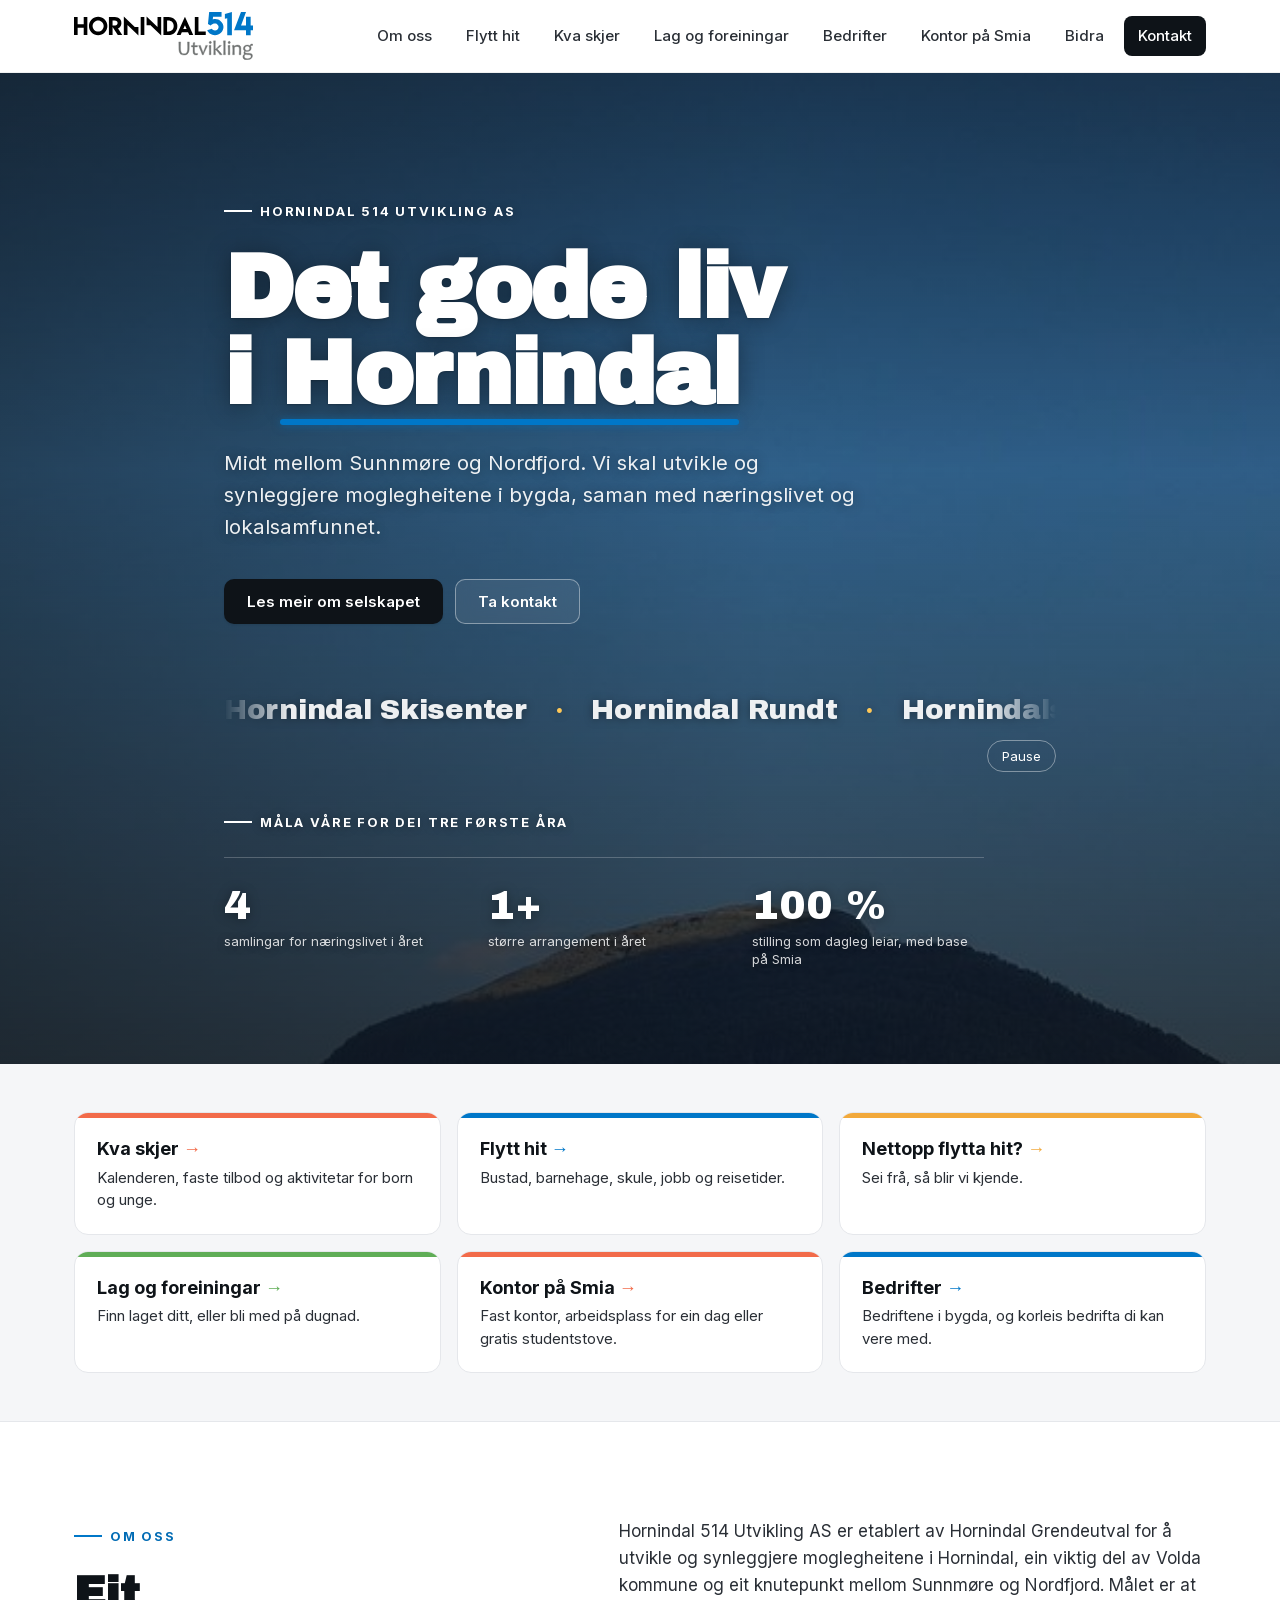
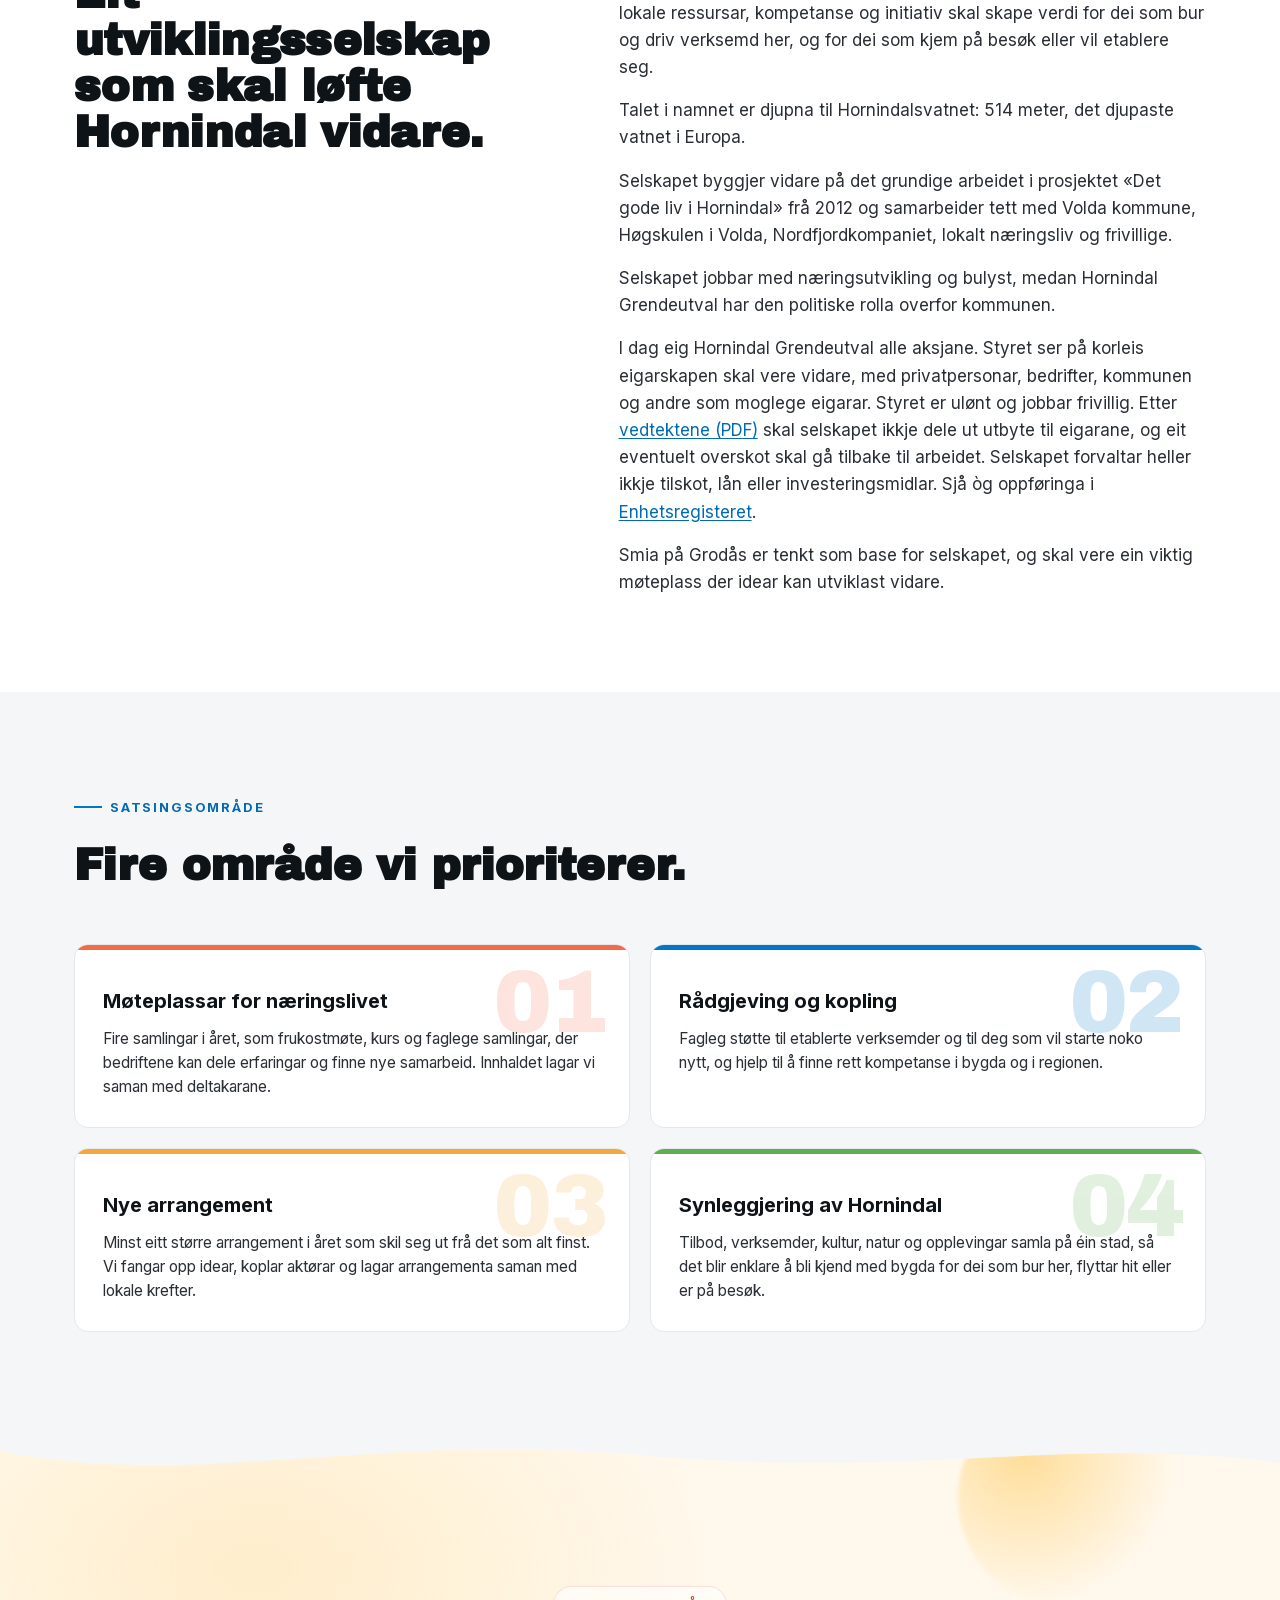
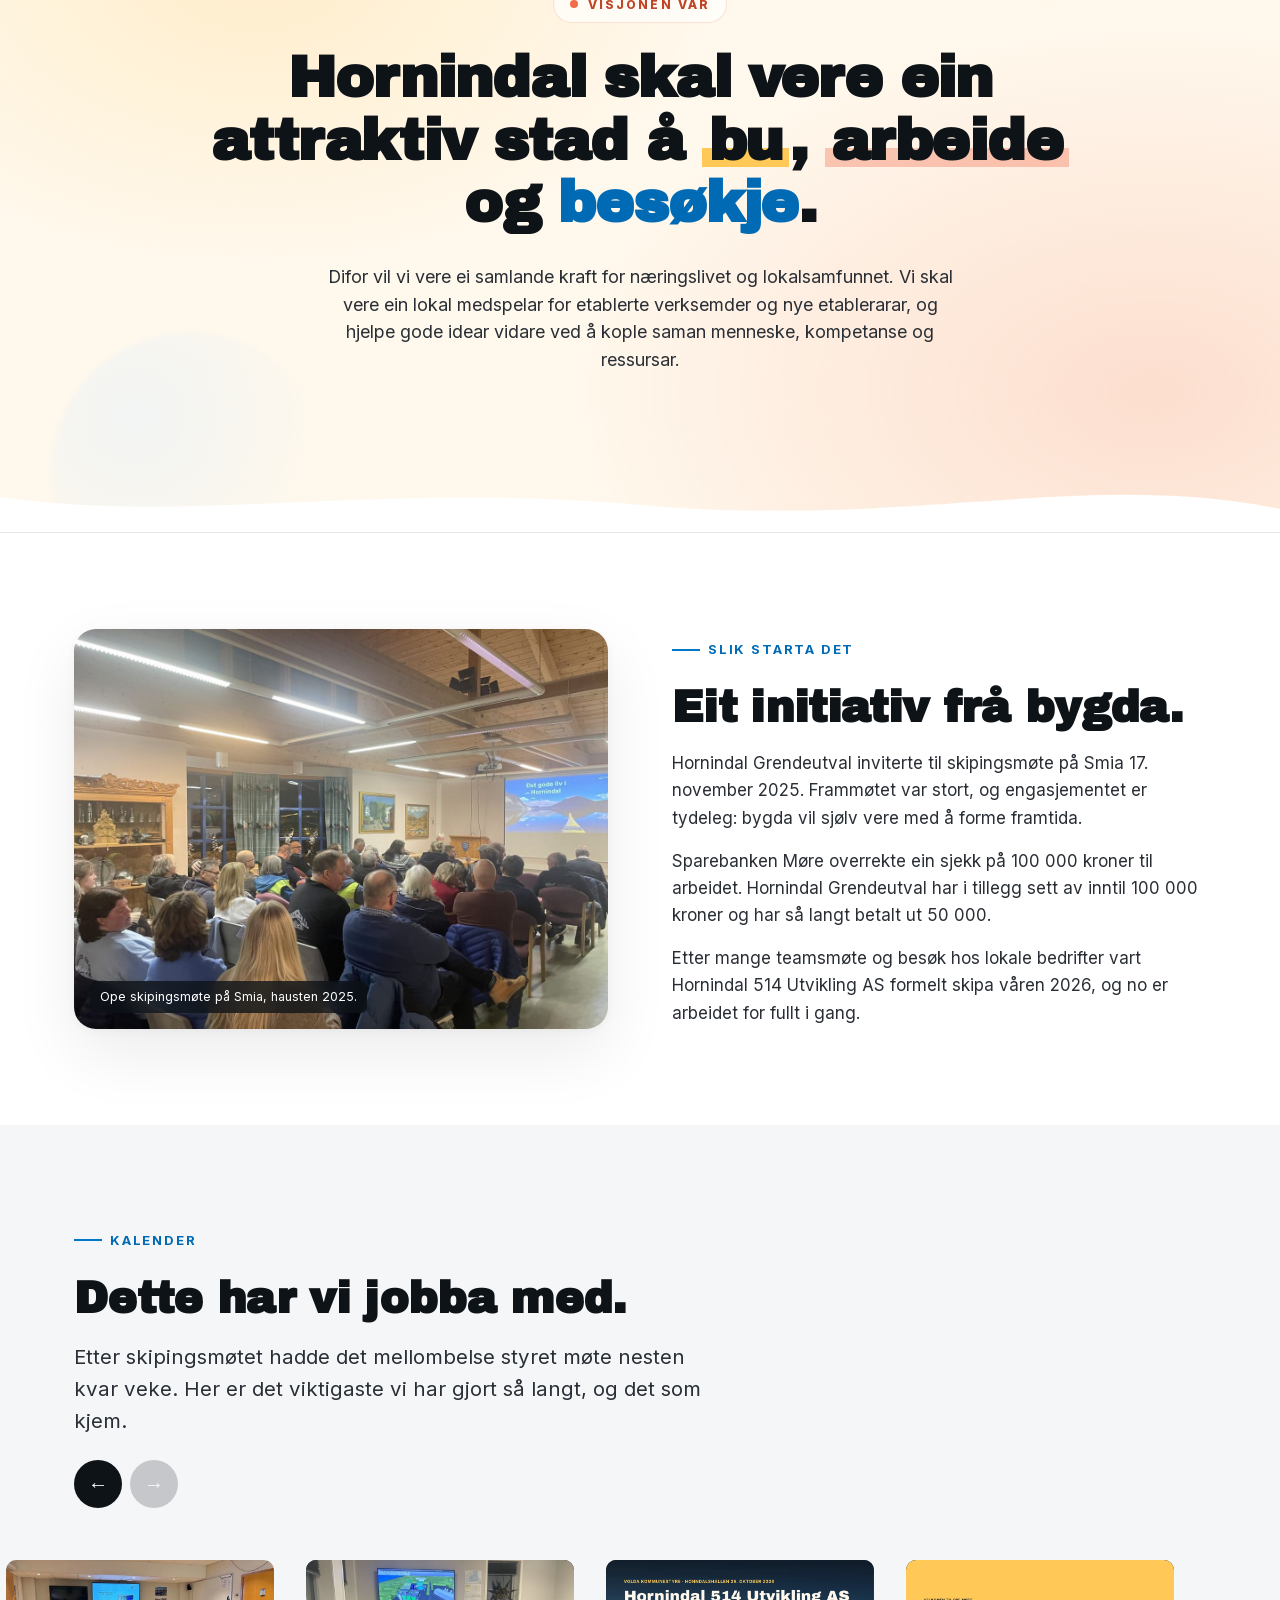
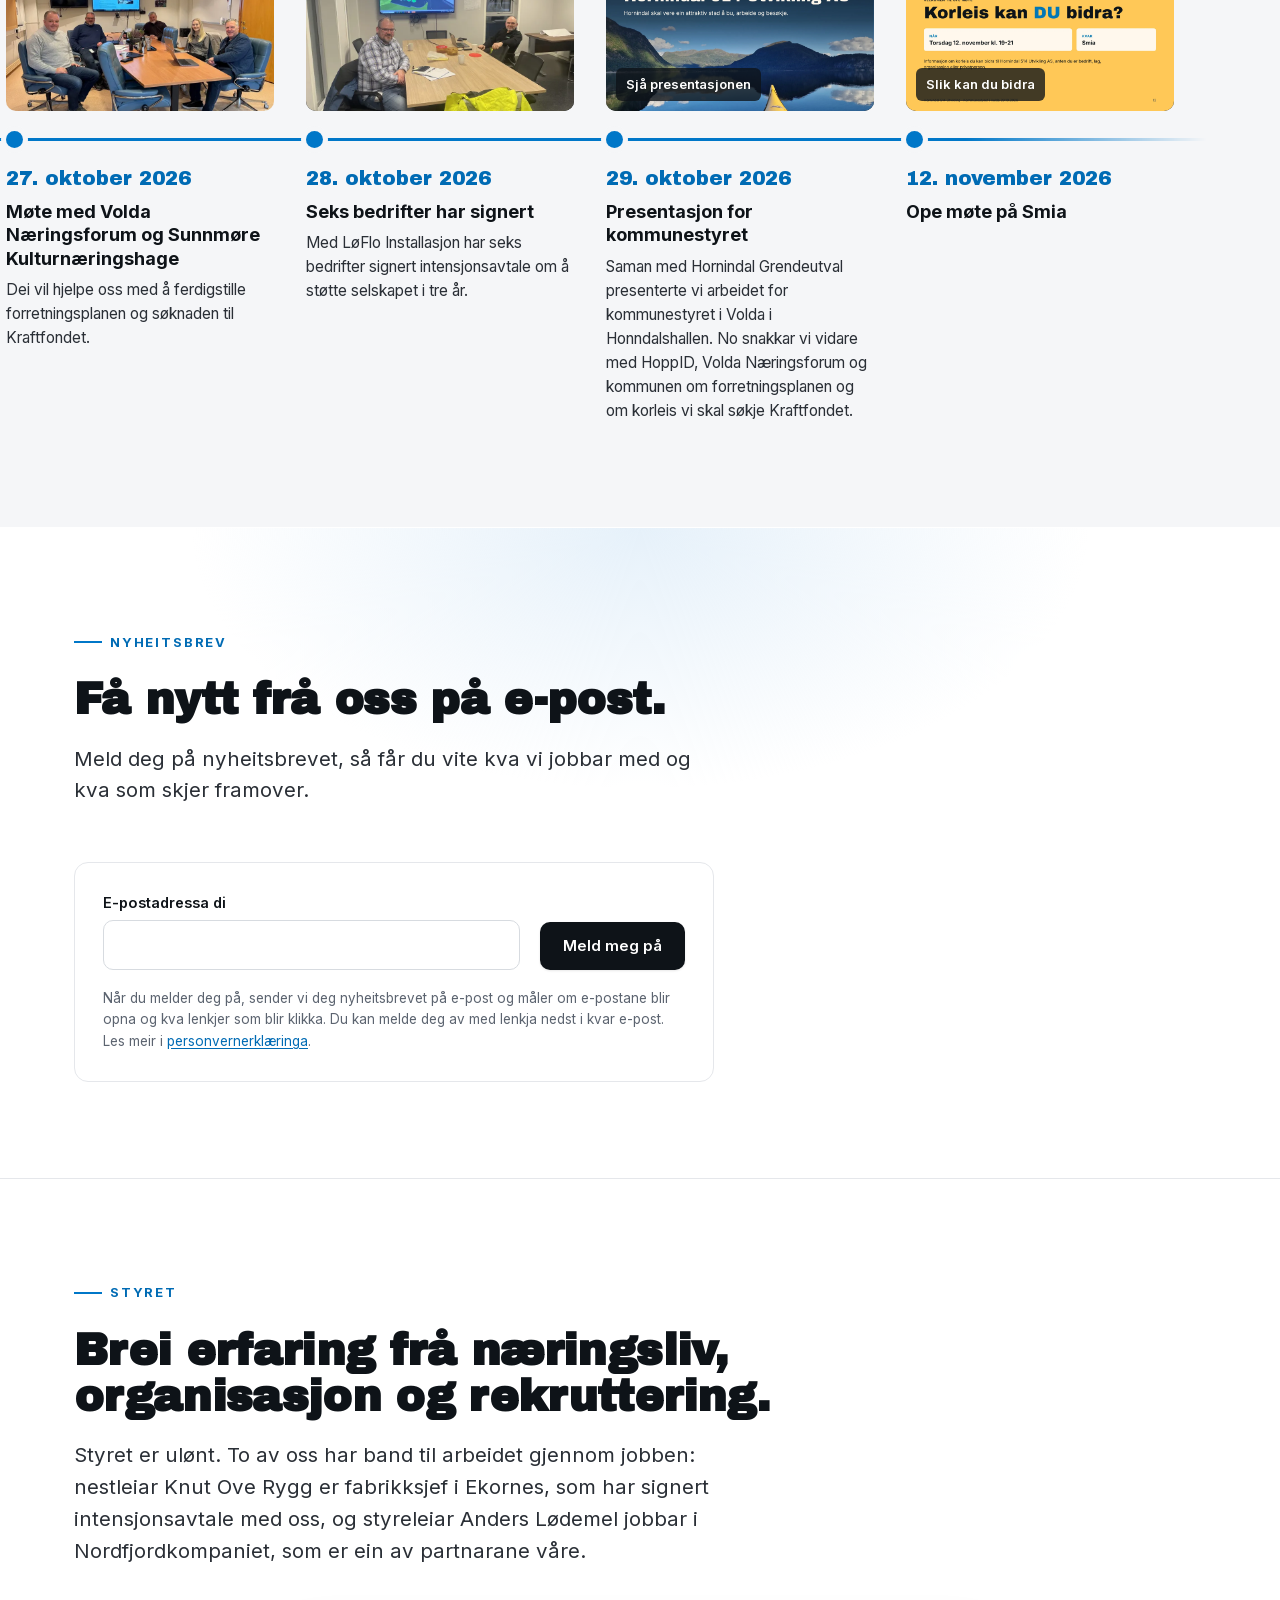
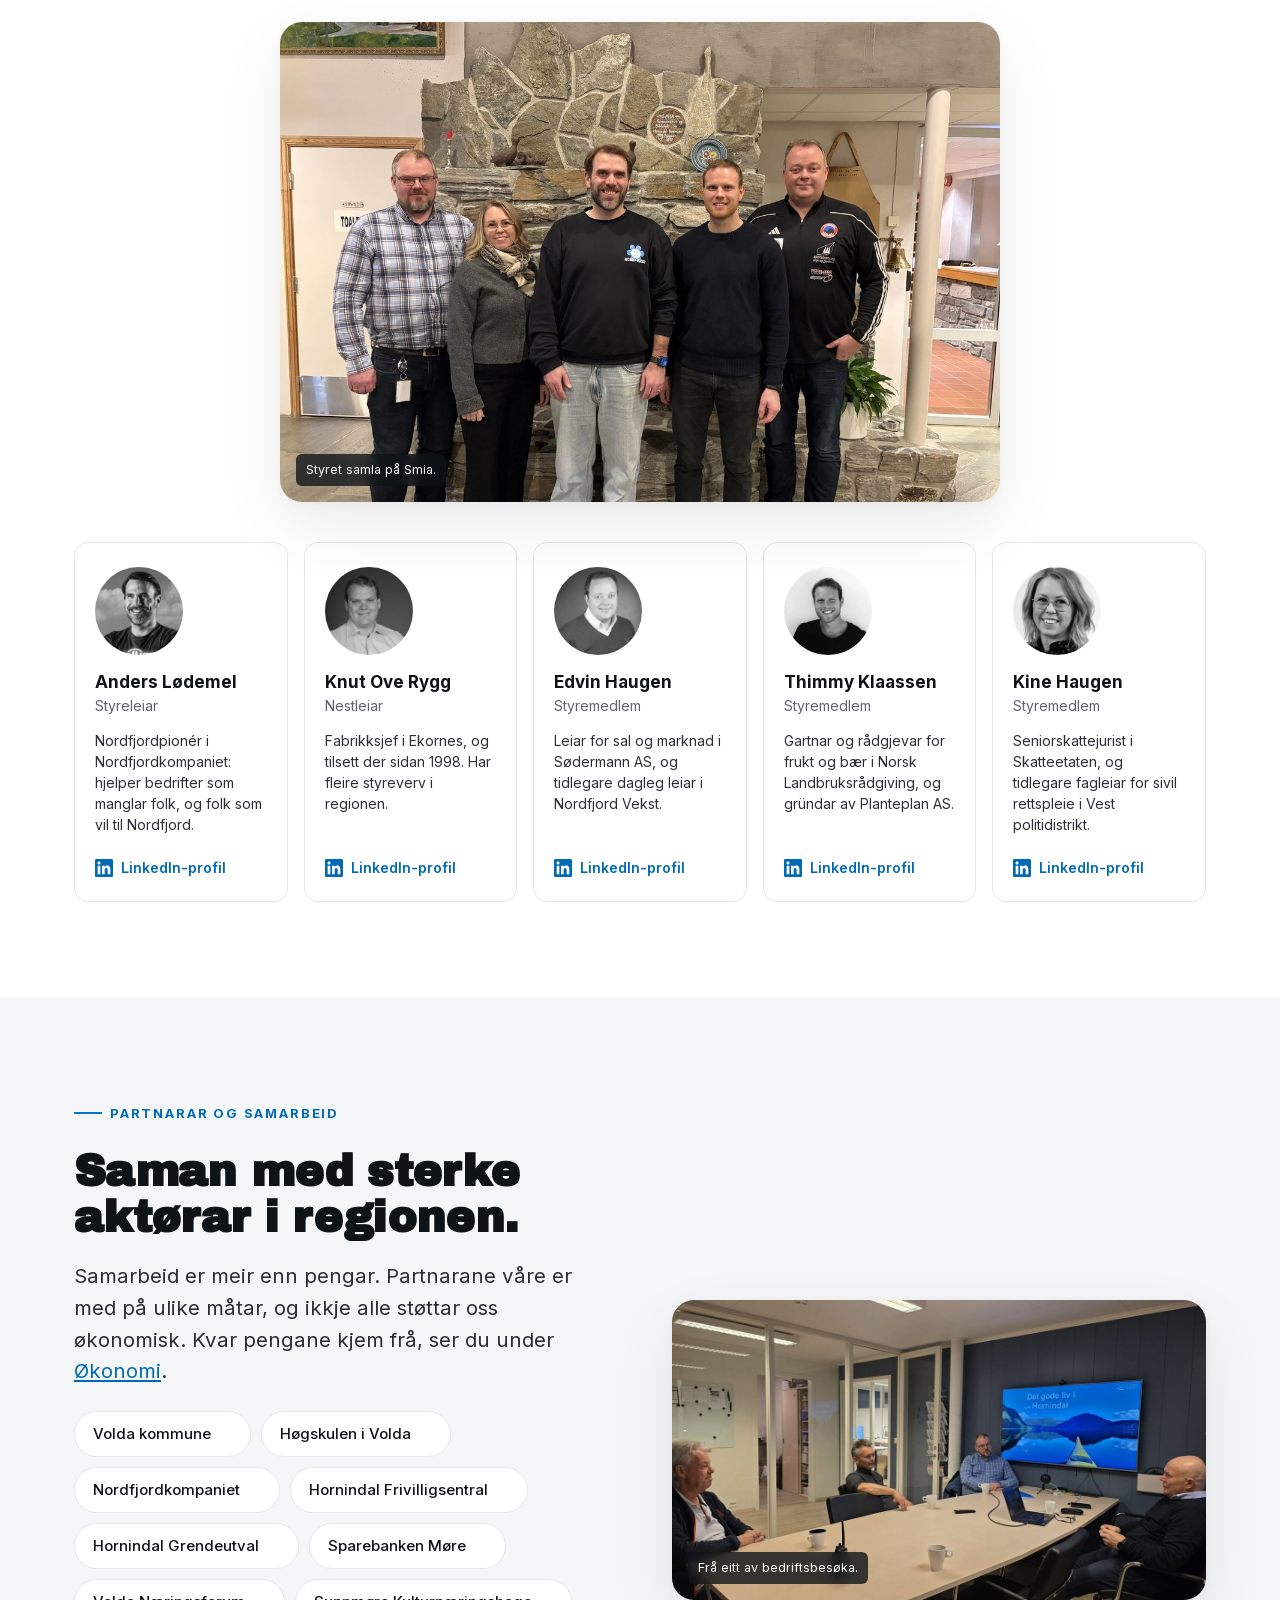
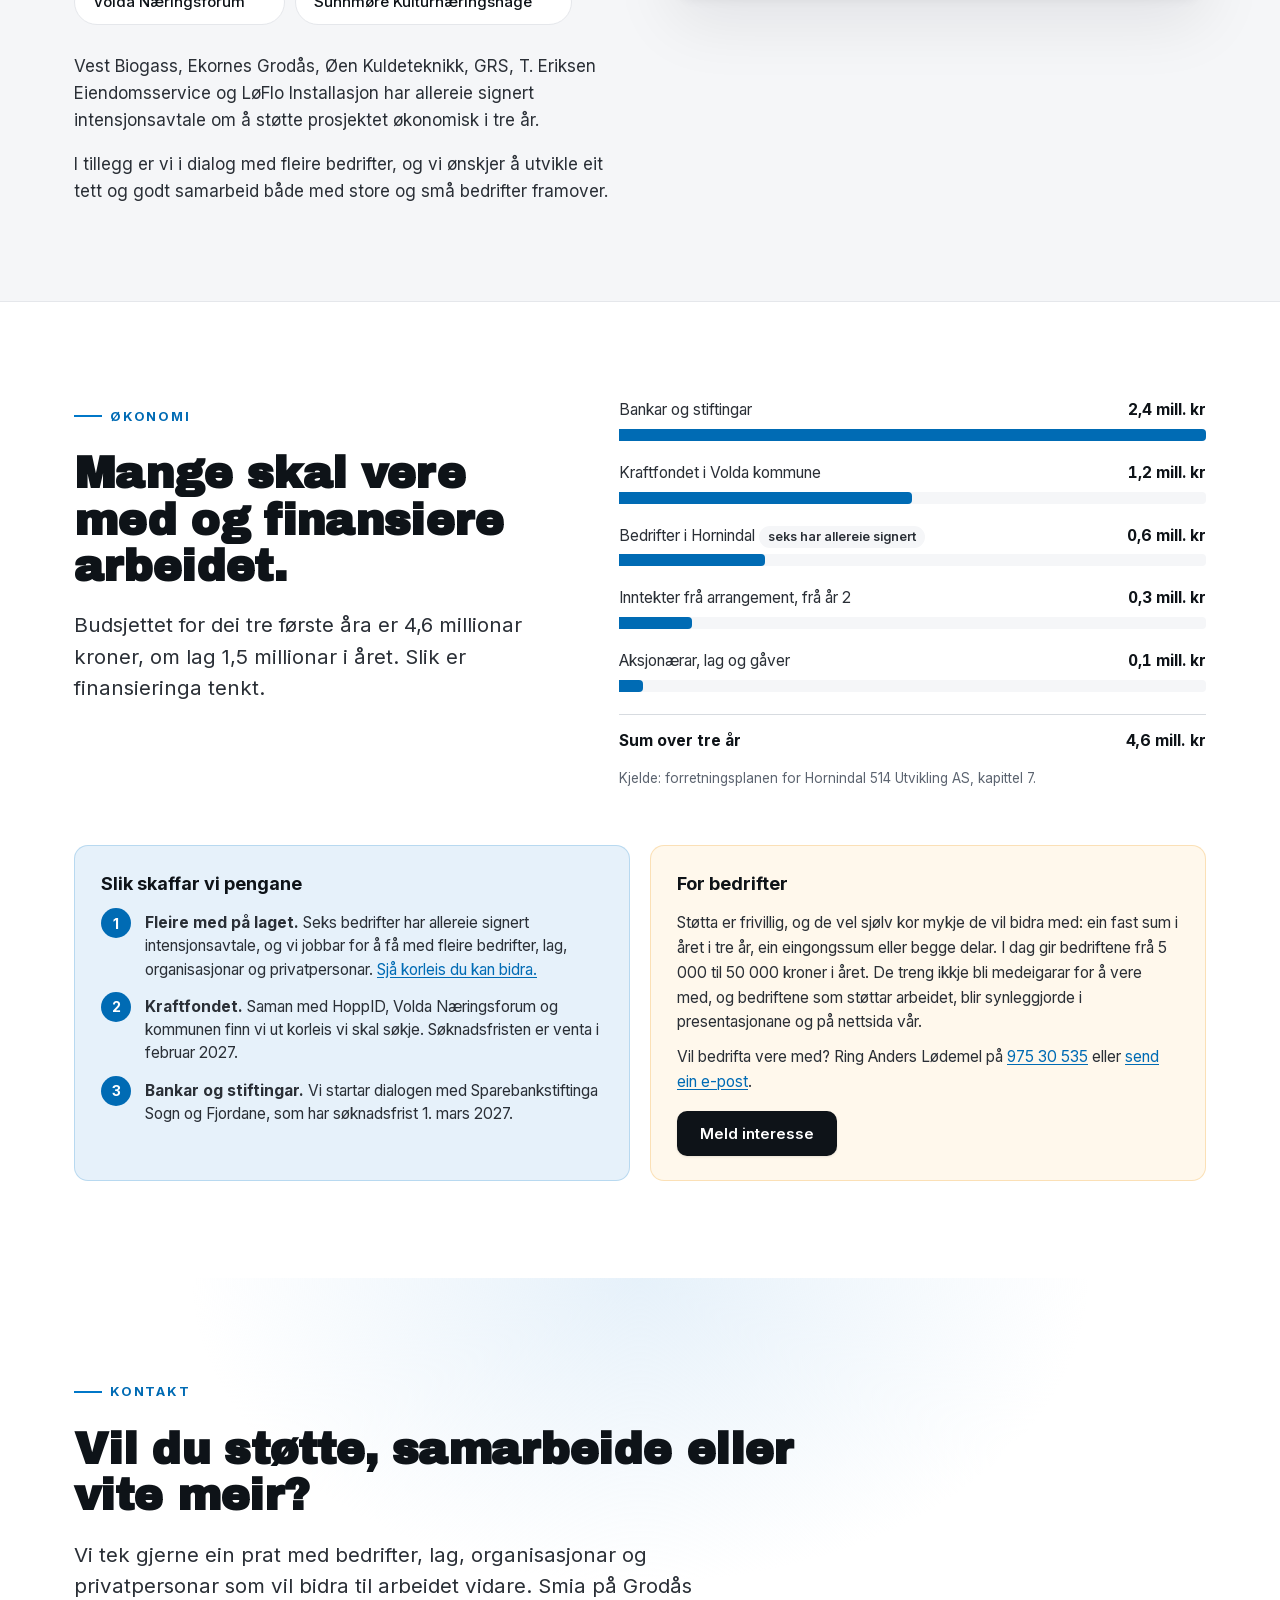
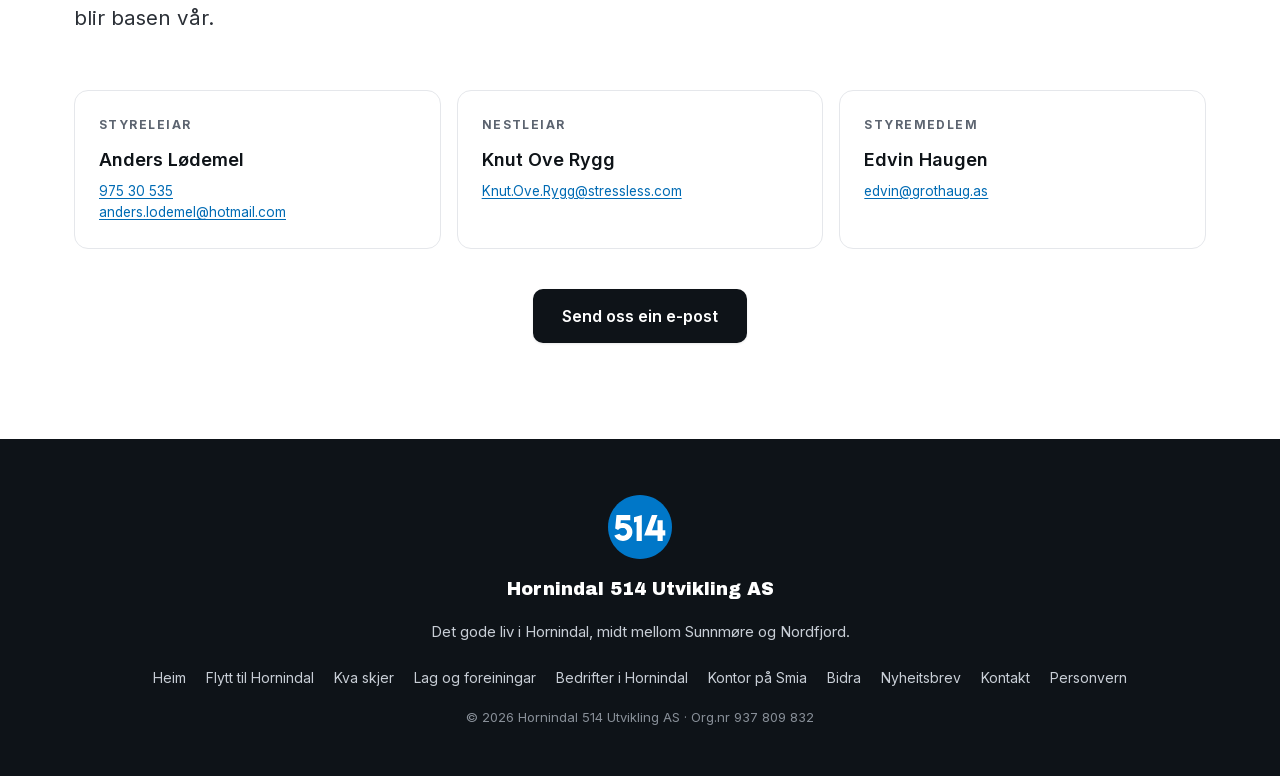
<file: index.html>
<!DOCTYPE html>
<html lang="nn">
<head>
  <meta charset="UTF-8" />
  <meta name="viewport" content="width=device-width, initial-scale=1.0" />
  <title>Hornindal 514 Utvikling | Det gode liv i Hornindal</title>
  <meta name="description" content="Hornindal 514 Utvikling AS skal utvikle og synleggjere moglegheitene i Hornindal, og vere ein ressurs for næringslivet og lokalsamfunnet midt mellom Sunnmøre og Nordfjord." />
  <meta name="theme-color" content="#0077C8" />

  <link rel="icon" type="image/png" sizes="32x32" href="assets/favicon-32.png" />
  <link rel="icon" type="image/png" sizes="256x256" href="assets/favicon-256.png" />
  <link rel="apple-touch-icon" sizes="180x180" href="assets/apple-touch-icon.png" />
  <link rel="shortcut icon" href="assets/favicon.ico" />

  <meta property="og:title" content="Hornindal 514 Utvikling | Det gode liv i Hornindal" />
  <meta property="og:description" content="Eit nytt utviklingsselskap for Hornindal: møteplassar, rådgjeving, arrangement og synleggjering." />
  <meta property="og:type" content="website" />
  <meta property="og:image" content="https://hornindal514.no/assets/hero-hornindalsvatnet.jpg" />
  <meta property="og:image:width" content="1920" />
  <meta property="og:image:height" content="1080" />
  <meta property="og:url" content="https://hornindal514.no/" />
  <link rel="canonical" href="https://hornindal514.no/" />

  <link rel="preload" href="assets/fonts/inter-latin.woff2" as="font" type="font/woff2" crossorigin />
  <link rel="preload" href="assets/fonts/archivo-black-latin.woff2" as="font" type="font/woff2" crossorigin />

  <link rel="stylesheet" href="styles.css?v=2" />

  <script type="application/ld+json">
  {
    "@context": "https://schema.org",
    "@graph": [
      {
        "@type": "Organization",
        "@id": "https://hornindal514.no/#organisasjon",
        "name": "Hornindal 514 Utvikling",
        "legalName": "Hornindal 514 Utvikling AS",
        "url": "https://hornindal514.no/",
        "logo": "https://hornindal514.no/assets/hornindal514-utvikling.svg",
        "description": "Hornindal 514 Utvikling AS skal utvikle og synleggjere moglegheitene i Hornindal, og vere ein ressurs for næringslivet og lokalsamfunnet midt mellom Sunnmøre og Nordfjord.",
        "foundingDate": "2026-04-14",
        "iso6523Code": "0192:937809832",
        "address": {
          "@type": "PostalAddress",
          "streetAddress": "Ytrehornsvegen 8",
          "postalCode": "6763",
          "addressLocality": "Hornindal",
          "addressCountry": "NO"
        },
        "areaServed": "Hornindal",
        "sameAs": ["https://virksomhet.brreg.no/oppslag/enheter/937809832"]
      },
      {
        "@type": "WebSite",
        "@id": "https://hornindal514.no/#nettstad",
        "name": "Hornindal 514 Utvikling",
        "url": "https://hornindal514.no/",
        "inLanguage": "nn",
        "publisher": { "@id": "https://hornindal514.no/#organisasjon" }
      }
    ]
  }
  </script>
</head>
<body>
  <a class="skip-link" href="#hovudinnhald">Hopp til hovudinnhald</a>

  <header class="site-header">
    <div class="container header-inner">
      <a href="#" class="brand"><img src="assets/hornindal514-utvikling.svg" alt="Hornindal 514 Utvikling" width="179" height="48" /></a>
      <button class="nav-toggle" aria-expanded="false" aria-controls="hovudmeny" aria-label="Opne meny">
        <span></span><span></span><span></span>
      </button>
      <nav id="hovudmeny" class="site-nav" aria-label="Hovudmeny">
        <a href="#om">Om oss</a>
        <a href="flytt-til-hornindal.html">Flytt hit</a>
        <a href="kva-skjer.html">Kva skjer</a>
        <a href="frivillig.html">Lag og foreiningar</a>
        <a href="bedrifter.html">Bedrifter</a>
        <a href="smia.html">Kontor på Smia</a>
        <a href="bidra.html">Bidra</a>
        <a href="#kontakt" class="nav-cta">Kontakt</a>
      </nav>
    </div>
  </header>

  <main id="hovudinnhald">

    <p class="notice" id="notis-frukost">
      <strong>Frukostmøte for alle onsdag 2.&nbsp;desember kl.&nbsp;8.30-10 på Smia.</strong>
      <span class="notice-meir">Bli betre kjent med Hornindal 514 Utvikling og med kvarandre, anten du er bonde, tilsett, sjølvstendig eller leiar.</span>
      <a href="mailto:kinehaugen@gmail.com?subject=P%C3%A5melding%20frukostm%C3%B8te%202.%20desember">Meld deg på til Kine</a> ·
      <a href="assets/frukostmote-2-desember.ics">Legg til i kalender</a>
    </p>

    <section class="hero">
      <picture class="hero-bg" aria-hidden="true">
        <source media="(max-width: 700px)" srcset="assets/hero-hornindalsvatnet-mobile.jpg" />
        <img src="assets/hero-hornindalsvatnet.jpg"
             alt=""
             loading="eager"
             fetchpriority="high" />
      </picture>
      <div class="hero-overlay" aria-hidden="true"></div>

      <div class="container hero-inner">
        <p class="eyebrow eyebrow-light">Hornindal 514 Utvikling AS</p>
        <h1>
          <span class="h1-line">Det gode liv</span>
          <span class="h1-line">i <span class="accent">Hornindal</span></span>
        </h1>
        <p class="lede lede-light">
          Midt mellom Sunnmøre og Nordfjord. Vi skal utvikle og synleggjere
          moglegheitene i bygda, saman med næringslivet og lokalsamfunnet.
        </p>
        <div class="hero-actions">
          <a href="#om" class="btn btn-primary">Les meir om selskapet</a>
          <a href="#kontakt" class="btn btn-ghost-light">Ta kontakt</a>
        </div>

        <div class="hero-marquee" aria-hidden="true">
          <div class="hero-marquee-track">
            <span>Hornindal Skisenter</span><span class="dot">·</span>
            <span>Hornindal Rundt</span><span class="dot">·</span>
            <span>Hornindalsvatnet</span><span class="dot">·</span>
            <span>Dansegalla</span><span class="dot">·</span>
            <span>Nytt byggefelt på Løvland</span><span class="dot">·</span>
            <span>Dugnadsånd</span><span class="dot">·</span>
            <span>Bygdeglede</span><span class="dot">·</span>
            <span>Groparken</span><span class="dot">·</span>
            <span>Hornindalsrokken Skyrace</span><span class="dot">·</span>
            <span>Fotball</span><span class="dot">·</span>
            <span>Kulturdagane</span><span class="dot">·</span>
            <span>Kornølfestival</span><span class="dot">·</span>
            <!-- duplicate for seamless loop -->
            <span>Hornindal Skisenter</span><span class="dot">·</span>
            <span>Hornindal Rundt</span><span class="dot">·</span>
            <span>Hornindalsvatnet</span><span class="dot">·</span>
            <span>Dansegalla</span><span class="dot">·</span>
            <span>Nytt byggefelt på Løvland</span><span class="dot">·</span>
            <span>Dugnadsånd</span><span class="dot">·</span>
            <span>Bygdeglede</span><span class="dot">·</span>
            <span>Groparken</span><span class="dot">·</span>
            <span>Hornindalsrokken Skyrace</span><span class="dot">·</span>
            <span>Fotball</span><span class="dot">·</span>
            <span>Kulturdagane</span><span class="dot">·</span>
            <span>Kornølfestival</span><span class="dot">·</span>
          </div>
        </div>
        <button type="button" class="marquee-pause" aria-label="Pause rullande tekst">Pause</button>

        <p class="eyebrow eyebrow-light">Måla våre for dei tre første åra</p>
        <ul class="hero-stats">
          <li><span class="num">4</span><span class="lbl">samlingar for næringslivet i året</span></li>
          <li><span class="num">1+</span><span class="lbl">større arrangement i året</span></li>
          <li><span class="num">100 %</span><span class="lbl">stilling som dagleg leiar, med base på Smia</span></li>
        </ul>
      </div>
    </section>

    <nav class="snarvegar" aria-label="Snarvegar">
      <div class="container">
        <ul>
          <li><a class="card card-01" href="kva-skjer.html"><strong>Kva skjer</strong><span>Kalenderen, faste tilbod og aktivitetar for born og unge.</span></a></li>
          <li><a class="card card-02" href="flytt-til-hornindal.html"><strong>Flytt hit</strong><span>Bustad, barnehage, skule, jobb og reisetider.</span></a></li>
          <li><a class="card card-03" href="flytt-til-hornindal.html#kontakt-flytt"><strong>Nettopp flytta hit?</strong><span>Sei frå, så blir vi kjende.</span></a></li>
          <li><a class="card card-04" href="frivillig.html"><strong>Lag og foreiningar</strong><span>Finn laget ditt, eller bli med på dugnad.</span></a></li>
          <li><a class="card card-01" href="smia.html"><strong>Kontor på Smia</strong><span>Fast kontor, arbeidsplass for ein dag eller gratis studentstove.</span></a></li>
          <li><a class="card card-02" href="bedrifter.html"><strong>Bedrifter</strong><span>Bedriftene i bygda, og korleis bedrifta di kan vere med.</span></a></li>
        </ul>
      </div>
    </nav>

    <section id="om" class="section">
      <div class="container two-col">
        <div>
          <p class="eyebrow">Om oss</p>
          <h2>Eit utviklingsselskap som skal løfte Hornindal vidare.</h2>
        </div>
        <div class="prose">
          <p>
            Hornindal 514 Utvikling AS er etablert av Hornindal Grendeutval
            for å utvikle og synleggjere moglegheitene i Hornindal, ein viktig
            del av Volda kommune og eit knutepunkt mellom Sunnmøre og
            Nordfjord. Målet er at lokale ressursar, kompetanse og initiativ
            skal skape verdi for dei som bur og driv verksemd her, og for dei
            som kjem på besøk eller vil etablere seg.
          </p>
          <p>
            Talet i namnet er djupna til Hornindalsvatnet: 514 meter, det
            djupaste vatnet i Europa.
          </p>
          <p>
            Selskapet byggjer vidare på det grundige arbeidet i prosjektet
            «Det gode liv i Hornindal» frå 2012 og samarbeider tett med
            Volda kommune, Høgskulen i Volda, Nordfjordkompaniet, lokalt
            næringsliv og frivillige.
          </p>
          <p>
            Selskapet jobbar med næringsutvikling og bulyst, medan Hornindal
            Grendeutval har den politiske rolla overfor kommunen.
          </p>
          <p>
            I dag eig Hornindal Grendeutval alle aksjane. Styret ser på
            korleis eigarskapen skal vere vidare, med privatpersonar,
            bedrifter, kommunen og andre som moglege eigarar. Styret er ulønt
            og jobbar frivillig. Etter
            <a href="assets/vedtekter-hornindal-514-utvikling.pdf">vedtektene (PDF)</a>
            skal selskapet ikkje dele ut utbyte til eigarane, og eit eventuelt
            overskot skal gå tilbake til arbeidet. Selskapet forvaltar heller
            ikkje tilskot, lån eller investeringsmidlar. Sjå òg oppføringa i
            <a href="https://virksomhet.brreg.no/nb/oppslag/enheter/937809832" target="_blank" rel="noopener noreferrer">Enhetsregisteret</a>.
          </p>
          <p>
            Smia på Grodås er tenkt som base for selskapet, og skal vere ein
            viktig møteplass der idear kan utviklast vidare.
          </p>
        </div>
      </div>
    </section>

    <section id="satsing" class="section section-alt">
      <div class="container">
        <div class="section-head">
          <p class="eyebrow">Satsingsområde</p>
          <h2>Fire område vi prioriterer.</h2>
        </div>
        <div class="cards">
          <article class="card card-01">
            <div class="card-num">01</div>
            <h3>Møteplassar for næringslivet</h3>
            <p>
              Fire samlingar i året, som frukostmøte, kurs og faglege
              samlingar, der bedriftene kan dele erfaringar og finne nye
              samarbeid. Innhaldet lagar vi saman med deltakarane.
            </p>
          </article>
          <article class="card card-02">
            <div class="card-num">02</div>
            <h3>Rådgjeving og kopling</h3>
            <p>
              Fagleg støtte til etablerte verksemder og til deg som vil
              starte noko nytt, og hjelp til å finne rett kompetanse i
              bygda og i regionen.
            </p>
          </article>
          <article class="card card-03">
            <div class="card-num">03</div>
            <h3>Nye arrangement</h3>
            <p>
              Minst eitt større arrangement i året som skil seg ut frå det
              som alt finst. Vi fangar opp idear, koplar aktørar og lagar
              arrangementa saman med lokale krefter.
            </p>
          </article>
          <article class="card card-04">
            <div class="card-num">04</div>
            <h3>Synleggjering av Hornindal</h3>
            <p>
              Tilbod, verksemder, kultur, natur og opplevingar samla på éin
              stad, så det blir enklare å bli kjend med bygda for dei som
              bur her, flyttar hit eller er på besøk.
            </p>
          </article>
        </div>
      </div>
    </section>

    <section class="manifesto" aria-label="Visjon">
      <svg class="wave-divider" viewBox="0 0 1440 64" preserveAspectRatio="none" aria-hidden="true">
        <path d="M0,24 C220,64 420,4 720,28 C1020,52 1220,8 1440,36 L1440,0 L0,0 Z" fill="#F5F6F8"/>
      </svg>
      <div class="manifesto-inner">
        <span class="manifesto-eyebrow"><span class="dot"></span>Visjonen vår</span>
        <p class="manifesto-quote">
          Hornindal skal vere ein attraktiv stad å <span class="hl-sun">bu</span>,
          <span class="hl-coral">arbeide</span> og <span class="hl-blue">besøkje</span>.
        </p>
        <p class="manifesto-sub">
          Difor vil vi vere ei samlande kraft for næringslivet og lokalsamfunnet.
          Vi skal vere ein lokal medspelar for etablerte verksemder og nye
          etablerarar, og hjelpe gode idear vidare ved å kople saman menneske,
          kompetanse og ressursar.
        </p>
      </div>
      <svg class="wave-divider" viewBox="0 0 1440 64" preserveAspectRatio="none" aria-hidden="true" style="transform: rotate(180deg);">
        <path d="M0,24 C220,64 420,4 720,28 C1020,52 1220,8 1440,36 L1440,0 L0,0 Z" fill="#FFFFFF"/>
      </svg>
    </section>

    <section id="initiativ" class="section section-photo">
      <div class="container two-col two-col-photo">
        <figure class="photo-frame">
          <img src="assets/skipingsmote.jpg"
               alt="Ope skipingsmøte på Smia 17. november 2025: fullsett sal med presentasjon av prosjektet «Det gode liv i Hornindal»."
               loading="lazy" />
          <figcaption>Ope skipingsmøte på Smia, hausten 2025.</figcaption>
        </figure>
        <div>
          <p class="eyebrow">Slik starta det</p>
          <h2>Eit initiativ frå bygda.</h2>
          <div class="prose">
            <p>
              Hornindal Grendeutval inviterte til skipingsmøte på Smia
              17. november 2025. Frammøtet var stort, og engasjementet er
              tydeleg: bygda vil sjølv vere med å forme framtida.
            </p>
            <p>
              Sparebanken Møre overrekte ein sjekk på 100 000 kroner til
              arbeidet. Hornindal Grendeutval har i tillegg sett av inntil
              100 000 kroner og har så langt betalt ut 50 000.
            </p>
            <p>
              Etter mange teamsmøte og besøk hos lokale bedrifter vart
              Hornindal 514 Utvikling AS formelt skipa våren 2026, og no
              er arbeidet for fullt i gang.
            </p>
          </div>
        </div>
      </div>
    </section>

    <section id="kalender" class="section section-alt">
      <div class="container timeline-head">
        <div class="section-head">
          <p class="eyebrow">Kalender</p>
          <h2>Dette har vi jobba med.</h2>
          <p class="lede">
            Etter skipingsmøtet hadde det mellombelse styret møte nesten kvar veke. Her
            er det viktigaste vi har gjort så langt, og det som kjem.
          </p>
        </div>
        <div class="timeline-nav">
          <button type="button" data-steg="-1" aria-label="Bla bakover i tid">←</button>
          <button type="button" data-steg="1" aria-label="Bla framover i tid">→</button>
        </div>
      </div>
      <ol class="timeline">
        <li>
          <img class="timeline-bilete" src="assets/kalender/skipingsmote-sparebanken.webp" width="800" height="450" loading="lazy" alt="Sparebanken Møre gir 100 000 kroner til Hornindal Grendeutval på skipingsmøtet." />
          <time datetime="2025-11-17">17. november 2025</time>
          <div>
            <h3>Skipingsmøte på Smia</h3>
            <p>Hornindal Grendeutval inviterte, og frammøtet var stort. Sparebanken Møre gav 100 000 kroner til arbeidet.</p>
          </div>
        </li>
        <li>
          <img class="timeline-bilete" src="assets/kalender/romjul.webp" width="800" height="450" loading="lazy" alt="Ope møte på Smia i romjula, med «Det gode liv i Hornindal» på skjermen." />
          <time datetime="2025-12">Desember 2025</time>
          <div><h3>Ope møte i romjula</h3></div>
        </li>
        <li>
          <img class="timeline-bilete" src="assets/kalender/volda-kommune.webp" width="800" height="450" loading="lazy" alt="Kommunedirektør Rune Sjurgard framfor inngangen til Volda kommune." />
          <time datetime="2026-01-29">29. januar 2026</time>
          <div>
            <h3>Møte med kommuneleiinga i Volda</h3>
            <p>Kommunen rådde oss til å ha ei tydeleg rollefordeling mellom selskapet og grendeutvalet.</p>
          </div>
        </li>
        <li>
          <img class="timeline-bilete" src="assets/bedriftsbesok.jpg" width="1600" height="901" loading="lazy" alt="Bedriftsbesøk: møte med presentasjonen «Det gode liv i Hornindal» på skjermen." />
          <time datetime="2026">Vinteren 2026</time>
          <div>
            <h3>Bedriftsbesøk</h3>
            <p>Vi besøkte dei største bedriftene i bygda, og dei første signerte intensjonsavtale. Grendeutvalet betalte ut dei første 50 000 kronene.</p>
          </div>
        </li>
        <li>
          <img class="timeline-bilete" src="assets/interimstyret.jpg" width="1600" height="1200" loading="lazy" alt="Styret samla framfor steinpeisen på Smia." />
          <time datetime="2026-06-02">Juni 2026</time>
          <div>
            <h3>Selskapet er registrert</h3>
            <p>Hornindal 514 Utvikling AS vart stifta 14. april og registrert i Enhetsregisteret 2. juni.</p>
          </div>
        </li>
        <li>
          <img class="timeline-bilete" src="assets/kalender/kraftfondet.webp" width="800" height="450" loading="lazy" alt="Kraftstasjonen til Tussa ved elva, med vegen inn mot tunnelen." />
          <time datetime="2026-06-17">17. juni 2026</time>
          <div>
            <h3>Møte med kommunedirektøren om Smia og Kraftfondet</h3>
            <p>Rådet var å lage forretningsplan og budsjett, med tydeleg fokus på verdiskaping.</p>
            <p><small>Foto: Volda Næringsforum</small></p>
          </div>
        </li>
        <li>
          <a class="timeline-bilete" href="https://www.hivolda.no/avdeling-samfunnsfag-og-historie/laerer-om-utvikling-av-gode-stader" target="_blank" rel="noopener noreferrer" tabindex="-1" aria-hidden="true">
            <img src="assets/kalender/hvo-feltarbeid.webp" width="800" height="450" loading="lazy" alt="Studentane frå Høgskulen i Volda samla framfor Hornindal skisenter." />
          </a>
          <time datetime="2026-09-11">11. september 2026</time>
          <div>
            <h3>Studentar frå Høgskulen i Volda i feltarbeid på Grodås</h3>
            <p>Førsteårsstudentar i planlegging kartla kva som gjer Grodås til ein god stad, og laga nettsider om det dei fann. <a href="https://www.hivolda.no/avdeling-samfunnsfag-og-historie/laerer-om-utvikling-av-gode-stader" target="_blank" rel="noopener noreferrer">Les saka på hivolda.no</a></p>
            <p><small>Foto: Jan Harald Hammerstad Møllevold, HVO</small></p>
          </div>
        </li>
        <li>
          <img class="timeline-bilete" src="assets/kalender/hannah-sofie-flaten.webp" width="800" height="450" loading="lazy" alt="Hannah Sofie Flaten ved eit fjellvatn." />
          <time datetime="2026">Hausten 2026</time>
          <div>
            <h3>Forretningsplan</h3>
            <p>Plan og budsjett for dei tre første åra, med næringslivet og etablerarar som hovudmålgruppe. Hannah Sofie Flaten har hjelpt oss med å skrive planen.</p>
          </div>
        </li>
        <li>
          <img class="timeline-bilete" src="assets/kalender/nettsida.webp" width="800" height="450" loading="lazy" alt="Framsida av nettsida." />
          <time datetime="2026-10-23">23. oktober 2026</time>
          <div><h3>Nettsida er lansert</h3></div>
        </li>
        <li>
          <img class="timeline-bilete" src="assets/kalender/ekornes.webp" width="800" height="450" loading="lazy" alt="Møtet på Ekornes: fem personar rundt eit møtebord." />
          <time datetime="2026-10-27">27. oktober 2026</time>
          <div>
            <h3>Møte med Volda Næringsforum og Sunnmøre Kulturnæringshage</h3>
            <p>Dei vil hjelpe oss med å ferdigstille forretningsplanen og søknaden til Kraftfondet.</p>
          </div>
        </li>
        <li>
          <img class="timeline-bilete" src="assets/kalender/seks-bedrifter.webp" width="800" height="450" loading="lazy" alt="Bedriftsmøte: to personar ved eit møtebord, med ein 3D-modell av eit anlegg på skjermen." />
          <time datetime="2026-10-28">28. oktober 2026</time>
          <div>
            <h3>Seks bedrifter har signert</h3>
            <p>Med LøFlo Installasjon har seks bedrifter signert intensjonsavtale om å støtte selskapet i tre år.</p>
          </div>
        </li>
        <li>
          <a class="timeline-bilete" id="opne-presentasjon" href="assets/kommunestyret-2026/presentasjon.pdf">
            <img src="assets/kommunestyret-2026/01.webp" width="1920" height="1080" loading="lazy" alt="" />
            <span>Sjå presentasjonen</span>
          </a>
          <time datetime="2026-10-29">29. oktober 2026</time>
          <div>
            <h3>Presentasjon for kommunestyret</h3>
            <p>Saman med Hornindal Grendeutval presenterte vi arbeidet for kommunestyret i Volda i Honndalshallen. No snakkar vi vidare med HoppID, Volda Næringsforum og kommunen om forretningsplanen og om korleis vi skal søkje Kraftfondet.</p>
          </div>
        </li>
        <li class="kjem">
          <a class="timeline-bilete" href="bidra.html">
            <img src="assets/kommunestyret-2026/13.webp" width="1920" height="1080" loading="lazy" alt="" />
            <span>Slik kan du bidra</span>
          </a>
          <time datetime="2026-11-12">12. november 2026</time>
          <div>
            <h3>Neste: ope møte på Smia</h3>
            <p>Kl. 19-21. Kom og høyr korleis du kan bidra, anten du er bedrift, lag, organisasjon eller privatperson.</p>
            <!-- Utan download-attributt, så opnar iPhone fila rett i Kalender. -->
            <a class="btn btn-primary" href="assets/ope-mote-12-november.ics">Legg til i kalender</a>
          </div>
        </li>
      </ol>
      <dialog id="presentasjon" class="slides" aria-label="Presentasjonen for kommunestyret 29. oktober 2026" autofocus>
        <div class="slides-track">
          <img src="assets/kommunestyret-2026/01.webp" width="1920" height="1080" loading="lazy" alt="Lysbilete 1: Hornindal 514 Utvikling AS. Hornindal skal vere ein attraktiv stad å bu, arbeide og besøkje." />
          <img src="assets/kommunestyret-2026/02.webp" width="1920" height="1080" loading="lazy" alt="Lysbilete 2: Kommunen utfordra oss til å tenkje stort." />
          <img src="assets/kommunestyret-2026/03.webp" width="1920" height="1080" loading="lazy" alt="Lysbilete 3: Mykje å byggje på, men ingen som samlar det." />
          <img src="assets/kommunestyret-2026/04.webp" width="1920" height="1080" loading="lazy" alt="Lysbilete 4: Frå idé til selskap på under eitt år." />
          <img src="assets/kommunestyret-2026/05.webp" width="1920" height="1080" loading="lazy" alt="Lysbilete 5: Bedriftene i bygda stiller opp. Seks bedrifter har signert, 182 000 kr i året i tre år." />
          <img src="assets/kommunestyret-2026/06.webp" width="1920" height="1080" loading="lazy" alt="Lysbilete 6: Fire område vi prioriterer." />
          <img src="assets/kommunestyret-2026/07.webp" width="1920" height="1080" loading="lazy" alt="Lysbilete 7: Dette skal vi levere dei tre første åra." />
          <img src="assets/kommunestyret-2026/08.webp" width="1920" height="1080" loading="lazy" alt="Lysbilete 8: Vi har lært av tidlegare forsøk." />
          <img src="assets/kommunestyret-2026/09.webp" width="1920" height="1080" loading="lazy" alt="Lysbilete 9: For kvar krone frå Kraftfondet kjem nesten tre frå andre." />
          <img src="assets/kommunestyret-2026/10.webp" width="1920" height="1080" loading="lazy" alt="Lysbilete 10: Tre ting vi ber kommunestyret om." />
          <img src="assets/kommunestyret-2026/11.webp" width="1920" height="1080" loading="lazy" alt="Lysbilete 11: Fire måtar Kraftfondet kan vere med på." />
          <img src="assets/kommunestyret-2026/12.webp" width="1920" height="1080" loading="lazy" alt="Lysbilete 12: Saman kan vi løfte heile bygda." />
          <img src="assets/kommunestyret-2026/13.webp" width="1920" height="1080" loading="lazy" alt="Lysbilete 13: Korleis kan DU bidra? Ope møte på Smia torsdag 12. november kl. 19-21." />
          <img src="assets/kommunestyret-2026/14.webp" width="1920" height="1080" loading="lazy" alt="Lysbilete 14: Takk for merksemda. Det gode liv i Hornindal byggjer vi saman." />
        </div>
        <div class="slides-bar">
          <button type="button" data-steg="-1" aria-label="Førre lysbilete">←</button>
          <button type="button" data-steg="1" aria-label="Neste lysbilete">→</button>
          <a href="assets/kommunestyret-2026/presentasjon.pdf" download="Hornindal 514 Utvikling, kommunestyret 29. oktober 2026.pdf">Last ned PDF</a>
          <form method="dialog"><button>Lukk</button></form>
        </div>
      </dialog>
    </section>

    <section id="nyheitsbrev" class="section section-contact">
      <div class="container">
        <div class="section-head">
          <p class="eyebrow">Nyheitsbrev</p>
          <h2>Få nytt frå oss på <span style="white-space: nowrap">e-post.</span></h2>
          <p class="lede">
            Meld deg på nyheitsbrevet, så får du vite kva vi jobbar med og kva
            som skjer framover.
          </p>
        </div>
        <form id="nyheitsbrev-skjema" class="meld-inn nyheitsbrev" method="post">
          <label>E-postadressa di
            <input type="email" name="email" autocomplete="email" required />
          </label>
          <button type="submit" class="btn btn-primary">Meld meg på</button>
          <p class="heil nyheitsbrev-status" id="nyheitsbrev-status" role="status"></p>
          <p class="heil meld-inn-merk" id="nyheitsbrev-samtykke">
            Når du melder deg på, sender vi deg nyheitsbrevet på e-post og måler
            om e-postane blir opna og kva lenkjer som blir klikka. Du kan melde
            deg av med lenkja nedst i kvar e-post. Les meir i
            <a href="personvern.html#nyheitsbrevet">personvernerklæringa</a>.
          </p>
        </form>
      </div>
    </section>

    <section id="styre" class="section">
      <div class="container">
        <div class="section-head">
          <p class="eyebrow">Styret</p>
          <h2>Brei erfaring frå næringsliv, organisasjon og rekruttering.</h2>
          <p class="lede">
            Styret er ulønt. To av oss har band til arbeidet gjennom jobben:
            nestleiar Knut Ove Rygg er fabrikksjef i Ekornes, som har signert
            intensjonsavtale med oss, og styreleiar Anders Lødemel jobbar i
            Nordfjordkompaniet, som er ein av partnarane våre.
          </p>
        </div>
        <figure class="styre-photo">
          <img src="assets/interimstyret.jpg"
               alt="Styret i Hornindal 514 Utvikling: fem personar samla framfor steinpeisen på Smia."
               loading="lazy" />
          <figcaption>Styret samla på Smia.</figcaption>
        </figure>
        <ul class="people">
          <li>
            <img class="person-photo" src="assets/styret/anders-lodemel.webp" width="192" height="192" loading="lazy" alt="" />
            <div>
              <p class="person-name">Anders Lødemel</p>
              <p class="person-role">Styreleiar</p>
            </div>
            <p class="person-bio">Nordfjordpionér i Nordfjordkompaniet: hjelper bedrifter som manglar folk, og folk som vil til Nordfjord.</p>
            <a class="person-link" href="https://www.linkedin.com/in/anders-lodemel/" target="_blank" rel="noopener noreferrer" aria-label="LinkedIn-profil: Anders Lødemel">LinkedIn-profil</a>
          </li>
          <li>
            <img class="person-photo" src="assets/styret/knut-ove-rygg.webp" width="192" height="192" loading="lazy" alt="" />
            <div>
              <p class="person-name">Knut Ove Rygg</p>
              <p class="person-role">Nestleiar</p>
            </div>
            <p class="person-bio">Fabrikksjef i Ekornes, og tilsett der sidan 1998. Har fleire styreverv i regionen.</p>
            <a class="person-link" href="https://www.linkedin.com/in/knut-ove-rygg-07319129/" target="_blank" rel="noopener noreferrer" aria-label="LinkedIn-profil: Knut Ove Rygg">LinkedIn-profil</a>
          </li>
          <li>
            <img class="person-photo" src="assets/styret/edvin-haugen.webp" width="192" height="192" loading="lazy" alt="" />
            <div>
              <p class="person-name">Edvin Haugen</p>
              <p class="person-role">Styremedlem</p>
            </div>
            <p class="person-bio">Leiar for sal og marknad i Sødermann AS, og tidlegare dagleg leiar i Nordfjord Vekst.</p>
            <a class="person-link" href="https://www.linkedin.com/in/edvin-haugen-30636682/" target="_blank" rel="noopener noreferrer" aria-label="LinkedIn-profil: Edvin Haugen">LinkedIn-profil</a>
          </li>
          <li>
            <img class="person-photo" src="assets/styret/thimmy-klaassen.webp" width="192" height="192" loading="lazy" alt="" />
            <div>
              <p class="person-name">Thimmy Klaassen</p>
              <p class="person-role">Styremedlem</p>
            </div>
            <p class="person-bio">Gartnar og rådgjevar for frukt og bær i Norsk Landbruksrådgiving, og gründar av Planteplan AS.</p>
            <a class="person-link" href="https://www.linkedin.com/in/thimmy-klaassen-166647394/" target="_blank" rel="noopener noreferrer" aria-label="LinkedIn-profil: Thimmy Klaassen">LinkedIn-profil</a>
          </li>
          <li>
            <img class="person-photo" src="assets/styret/kine-haugen.webp" width="192" height="192" loading="lazy" alt="" />
            <div>
              <p class="person-name">Kine Haugen</p>
              <p class="person-role">Styremedlem</p>
            </div>
            <p class="person-bio">Seniorskattejurist i Skatteetaten, og tidlegare fagleiar for sivil rettspleie i Vest politidistrikt.</p>
            <a class="person-link" href="https://www.linkedin.com/in/kine-haugen-1252664a/" target="_blank" rel="noopener noreferrer" aria-label="LinkedIn-profil: Kine Haugen">LinkedIn-profil</a>
          </li>
        </ul>
      </div>
    </section>

    <section id="partnarar" class="section section-alt">
      <div class="container two-col two-col-photo">
        <div>
          <p class="eyebrow">Partnarar og samarbeid</p>
          <h2>Saman med sterke aktørar i regionen.</h2>
          <p class="lede">
            Samarbeid er meir enn pengar. Partnarane våre er med på ulike
            måtar, og ikkje alle støttar oss økonomisk. Kvar pengane kjem frå,
            ser du under <a href="#okonomi">Økonomi</a>.
          </p>
          <ul class="partners">
            <li><a href="https://www.volda.kommune.no/" target="_blank" rel="noopener noreferrer">Volda kommune</a></li>
            <li><a href="https://www.hivolda.no/" target="_blank" rel="noopener noreferrer">Høgskulen i Volda</a></li>
            <li><a href="https://www.nordfjordkompaniet.no/" target="_blank" rel="noopener noreferrer">Nordfjordkompaniet</a></li>
            <li><a href="https://www.volda.kommune.no/frivilligsentral/hornindal-frivilligsentral/" target="_blank" rel="noopener noreferrer">Hornindal Frivilligsentral</a></li>
            <li><a href="https://www.facebook.com/hornindalgrendeutval/" target="_blank" rel="noopener noreferrer">Hornindal Grendeutval</a></li>
            <li><a href="https://www.sbm.no/" target="_blank" rel="noopener noreferrer">Sparebanken Møre</a></li>
            <li><a href="https://www.voldaforum.no/" target="_blank" rel="noopener noreferrer">Volda Næringsforum</a></li>
            <li><a href="https://sknh.no/" target="_blank" rel="noopener noreferrer">Sunnmøre Kulturnæringshage</a></li>
          </ul>
          <div class="prose">
            <p>
              Vest Biogass, Ekornes Grodås, Øen Kuldeteknikk, GRS, T. Eriksen
              Eiendomsservice og LøFlo Installasjon har allereie signert intensjonsavtale
              om å støtte prosjektet økonomisk i tre år.
            </p>
            <p>
              I tillegg er vi i dialog med fleire bedrifter, og vi ønskjer å
              utvikle eit tett og godt samarbeid både med store og små bedrifter
              framover.
            </p>
          </div>
        </div>
        <figure class="photo-frame photo-frame--wide">
          <img src="assets/bedriftsbesok.jpg"
               alt="Bedriftsbesøk: fire personar rundt eit møtebord, med presentasjonen «Det gode liv i Hornindal» på skjermen."
               loading="lazy" />
          <figcaption>Frå eitt av bedriftsbesøka.</figcaption>
        </figure>
      </div>
    </section>

    <section id="okonomi" class="section">
      <div class="container two-col">
        <div>
          <p class="eyebrow">Økonomi</p>
          <h2>Mange skal vere med og finansiere arbeidet.</h2>
          <p class="lede">
            Budsjettet for dei tre første åra er 4,6 millionar kroner, om lag
            1,5 millionar i året. Slik er finansieringa tenkt.
          </p>
        </div>
        <div>
          <ul class="finans" aria-label="Finansieringa over tre år">
            <li>
              <span class="finans-namn">Bankar og stiftingar</span>
              <span class="finans-sum">2,4 mill. kr</span>
              <span class="finans-bar" aria-hidden="true"><span style="width:100%"></span></span>
            </li>
            <li>
              <span class="finans-namn">Kraftfondet i Volda kommune</span>
              <span class="finans-sum">1,2 mill. kr</span>
              <span class="finans-bar" aria-hidden="true"><span style="width:50%"></span></span>
            </li>
            <li>
              <span class="finans-namn">Bedrifter i Hornindal <span class="finans-merke">seks har allereie signert</span></span>
              <span class="finans-sum">0,6 mill. kr</span>
              <span class="finans-bar" aria-hidden="true"><span style="width:25%"></span></span>
            </li>
            <li>
              <span class="finans-namn">Inntekter frå arrangement, frå år&nbsp;2</span>
              <span class="finans-sum">0,3 mill. kr</span>
              <span class="finans-bar" aria-hidden="true"><span style="width:12.5%"></span></span>
            </li>
            <li>
              <span class="finans-namn">Aksjonærar, lag og gåver</span>
              <span class="finans-sum">0,1 mill. kr</span>
              <span class="finans-bar" aria-hidden="true"><span style="width:4.2%"></span></span>
            </li>
          </ul>
          <p class="finans-total"><span>Sum over tre år</span><span>4,6 mill. kr</span></p>
          <p class="facts-note">Kjelde: forretningsplanen for Hornindal 514 Utvikling AS, kapittel 7.</p>
        </div>
      </div>
      <div class="container okonomi-boksar">
        <div class="callout">
          <h3>Slik skaffar vi pengane</h3>
          <ol class="steps">
            <li><strong>Fleire med på laget.</strong> Seks bedrifter har allereie signert intensjonsavtale, og vi jobbar for å få med fleire bedrifter, lag, organisasjonar og privatpersonar. <a href="bidra.html">Sjå korleis du kan bidra.</a></li>
            <li><strong>Kraftfondet.</strong> Saman med HoppID, Volda Næringsforum og kommunen finn vi ut korleis vi skal søkje. Søknadsfristen er venta i februar 2027.</li>
            <li><strong>Bankar og stiftingar.</strong> Vi startar dialogen med Sparebankstiftinga Sogn og Fjordane, som har søknadsfrist 1.&nbsp;mars 2027.</li>
          </ol>
        </div>
        <div class="callout callout--warm" id="for-bedrifter">
          <h3>For bedrifter</h3>
          <p>
            Støtta er frivillig, og de vel sjølv kor mykje de vil bidra med:
            ein fast sum i året i tre år, ein eingongssum eller begge delar.
            I dag gir bedriftene frå 5 000 til 50 000 kroner i året.
            De treng ikkje bli medeigarar for å vere med, og bedriftene som
            støttar arbeidet, blir synleggjorde i presentasjonane og på
            nettsida vår.
          </p>
          <p>
            Vil bedrifta vere med? Ring Anders Lødemel på
            <a href="tel:+4797530535">975 30 535</a> eller
            <a href="mailto:anders.lodemel@hotmail.com?subject=Bedrift%20som%20vil%20st%C3%B8tte%20Hornindal%20514%20Utvikling">send ein e-post</a>.
          </p>
          <p style="margin-top:16px;"><a class="btn btn-primary" href="bidra.html#stotte">Meld interesse</a></p>
        </div>
      </div>
    </section>

    <section id="kontakt" class="section section-contact">
      <div class="container">
        <div class="section-head">
          <p class="eyebrow">Kontakt</p>
          <h2>Vil du støtte, samarbeide eller vite meir?</h2>
          <p class="lede">
            Vi tek gjerne ein prat med bedrifter, lag, organisasjonar og
            privatpersonar som vil bidra til arbeidet vidare. Smia på Grodås
            blir basen vår.
          </p>
        </div>

        <div class="contact-grid">
          <div class="contact-card">
            <p class="contact-label">Styreleiar</p>
            <p class="contact-value">Anders Lødemel</p>
            <p class="contact-meta"><a href="tel:+4797530535">975 30 535</a></p>
            <p class="contact-meta"><a href="mailto:anders.lodemel@hotmail.com">anders.lodemel@hotmail.com</a></p>
          </div>
          <div class="contact-card">
            <p class="contact-label">Nestleiar</p>
            <p class="contact-value">Knut Ove Rygg</p>
            <p class="contact-meta"><a href="mailto:Knut.Ove.Rygg@stressless.com">Knut.Ove.Rygg@stressless.com</a></p>
          </div>
          <div class="contact-card">
            <p class="contact-label">Styremedlem</p>
            <p class="contact-value">Edvin Haugen</p>
            <p class="contact-meta"><a href="mailto:edvin@grothaug.as">edvin@grothaug.as</a></p>
          </div>
        </div>

        <div class="contact-cta">
          <a class="btn btn-primary btn-lg" href="mailto:anders.lodemel@hotmail.com?subject=Kontakt%20Hornindal%20514%20Utvikling">
            Send oss ein e-post
          </a>
        </div>
      </div>
    </section>

  </main>

  <footer class="site-footer">
    <div class="container footer-inner">
      <img src="assets/hornindal514-emblem.svg" alt="" width="64" height="64" />
      <p class="footer-brand">Hornindal 514 Utvikling AS</p>
      <p class="footer-tag">
        Det gode liv i Hornindal, midt mellom Sunnmøre og Nordfjord.
      </p>
      <ul class="footer-nav">
        <li><a href="index.html">Heim</a></li>
        <li><a href="flytt-til-hornindal.html">Flytt til Hornindal</a></li>
        <li><a href="kva-skjer.html">Kva skjer</a></li>
        <li><a href="frivillig.html">Lag og foreiningar</a></li>
        <li><a href="bedrifter.html">Bedrifter i Hornindal</a></li>
        <li><a href="smia.html">Kontor på Smia</a></li>
        <li><a href="bidra.html">Bidra</a></li>
        <li><a href="#nyheitsbrev">Nyheitsbrev</a></li>
        <li><a href="#kontakt">Kontakt</a></li>
        <li><a href="personvern.html">Personvern</a></li>
      </ul>
      <p class="footer-meta">
        © <span id="year">2026</span> Hornindal 514 Utvikling AS · Org.nr&nbsp;937&nbsp;809&nbsp;832
      </p>
    </div>
  </footer>

  <script>
    document.getElementById('year').textContent = new Date().getFullYear();
    // Notisen om frukostmøtet forsvinn av seg sjølv etter 2. desember.
    var notis = document.getElementById('notis-frukost');
    if (notis && new Date() >= new Date('2026-12-03')) notis.remove();
    // Etter 12. november blir det opne møtet i kalenderen ståande som gjort,
    // utan «Neste», teksten og kalenderknappen.
    if (new Date() >= new Date('2026-11-13')) {
      var mote = document.querySelector('.timeline .kjem');
      if (mote) {
        mote.classList.remove('kjem');
        mote.querySelector('h3').textContent = 'Ope møte på Smia';
        mote.querySelectorAll('div > p, div > .btn').forEach(function (el) { el.remove(); });
      }
    }
    // Påmeldinga til nyheitsbrevet går rett til skjemaet i HubSpot. Sida lastar
    // ikkje noko frå HubSpot, så ingen informasjonskapslar. Samtykketeksten er
    // den same som står under feltet.
    document.getElementById('nyheitsbrev-skjema').addEventListener('submit', function (e) {
      e.preventDefault();
      var skjema = this;
      var knapp = skjema.querySelector('button');
      var status = document.getElementById('nyheitsbrev-status');
      var samtykke = document.getElementById('nyheitsbrev-samtykke').textContent.replace(/\s+/g, ' ').trim();
      knapp.disabled = true;
      status.textContent = 'Sender …';
      fetch('https://api-eu1.hsforms.com/submissions/v3/integration/submit/149669734/20b96a75-de49-42a4-a900-e7781d81a02e', {
        method: 'POST',
        headers: { 'Content-Type': 'application/json' },
        body: JSON.stringify({
          fields: [{ objectTypeId: '0-1', name: 'email', value: skjema.elements.email.value.trim() }],
          context: { pageUri: location.href, pageName: document.title },
          legalConsentOptions: { consent: {
            consentToProcess: true,
            text: samtykke,
            communications: [{ value: true, subscriptionTypeId: 4014800283, text: samtykke }]
          } }
        })
      }).then(function (svar) {
        if (!svar.ok) throw new Error(svar.status);
        skjema.reset();
        status.textContent = 'Takk! Du er påmeld nyheitsbrevet.';
      }).catch(function () {
        status.textContent = 'Det gjekk ikkje å melde deg på. Prøv igjen litt seinare, eller send oss ein e-post.';
      }).finally(function () {
        knapp.disabled = false;
      });
    });
    // Presentasjonen frå kommunestyret blir vist i ein modal. Utan JavaScript
    // opnar knappen PDF-en, og #presentasjon i adressa opnar modalen direkte.
    (function () {
      var d = document.getElementById('presentasjon');
      if (!d || !d.showModal) return;
      var spor = d.querySelector('.slides-track');
      function bla(steg) { spor.scrollBy(steg * spor.clientWidth, 0); }
      document.querySelectorAll('#opne-presentasjon, .opne-presentasjon').forEach(function (a) {
        a.addEventListener('click', function (e) {
          e.preventDefault();
          d.showModal();
        });
      });
      d.addEventListener('click', function (e) { if (e.target === d) d.close(); });
      d.addEventListener('keydown', function (e) {
        var steg = { ArrowLeft: -1, ArrowRight: 1 }[e.key];
        if (steg) { e.preventDefault(); bla(steg); }
      });
      d.querySelectorAll('[data-steg]').forEach(function (b) {
        b.addEventListener('click', function () { bla(b.dataset.steg); });
      });
      if (location.hash === '#presentasjon') d.showModal();
    })();
    // Kalenderen blar sidelengs. Første gong tidslinja kjem til syne, spolar ho
    // fram til det siste vi har gjort, med det som kjem til høgre. Pilene viser
    // om det finst meir i kvar retning.
    (function () {
      var spor = document.querySelector('.timeline');
      var piler = document.querySelectorAll('.timeline-nav button');
      var kjem = spor.querySelector('.kjem');
      var no = kjem ? kjem.previousElementSibling : spor.lastElementChild;
      function oppdater() {
        piler[0].setAttribute('aria-disabled', spor.scrollLeft < 1);
        piler[1].setAttribute('aria-disabled', spor.scrollLeft + spor.clientWidth > spor.scrollWidth - 1);
      }
      // Alle korta er like breie, så kort nr. i ligg på i * breidd().
      function breidd() { return spor.firstElementChild.getBoundingClientRect().width; }
      // Pilene blar fleire kort om gongen og landar alltid på eit heilt kort,
      // sidan Safari ikkje snappar etter scrollBy.
      piler.forEach(function (b) {
        b.addEventListener('click', function () {
          var tal = Math.max(1, Math.floor(spor.clientWidth * 0.75 / breidd()));
          spor.scrollTo(Math.round(spor.scrollLeft / breidd() + b.dataset.steg * tal) * breidd(), 0);
        });
      });
      // Med mus kan ein dra i tidslinja (touch og styreplate scrollar ho sjølv).
      // Når ein slepp, glir ho til neste heile kort i den retninga ein drog.
      // mousedown blir avbroten så teksten ikkje blir markert og biletet ikkje
      // blir dratt ut av sida.
      var drag = null, dratt = false;
      spor.addEventListener('mousedown', function (e) { if (e.button === 0) e.preventDefault(); });
      spor.addEventListener('pointerdown', function (e) {
        dratt = false;
        if (e.pointerType === 'mouse' && e.button === 0) drag = { x: e.clientX, left: spor.scrollLeft };
      });
      addEventListener('pointermove', function (e) {
        if (!drag || (!dratt && Math.abs(e.clientX - drag.x) < 6)) return;
        dratt = true;
        spor.classList.add('drar');
        spor.scrollLeft = drag.left - (e.clientX - drag.x);
      });
      function slepp() {
        if (drag && dratt) {
          var i = spor.scrollLeft / breidd();
          spor.classList.remove('drar');
          spor.scrollTo((spor.scrollLeft > drag.left ? Math.ceil(i) : Math.floor(i)) * breidd(), 0);
        }
        drag = null;
      }
      addEventListener('pointerup', slepp);
      addEventListener('pointercancel', slepp);
      // Eit drag som sluttar på biletet skal ikkje opne presentasjonen.
      spor.addEventListener('click', function (e) {
        if (dratt) { e.preventDefault(); e.stopPropagation(); }
      }, true);
      spor.addEventListener('scroll', oppdater);
      oppdater();
      new IntersectionObserver(function (e, o) {
        if (!e[0].isIntersecting) return;
        o.disconnect();
        if (spor.scrollLeft < 1) spor.scrollLeft = no.offsetLeft - spor.firstElementChild.offsetLeft;
      }, { threshold: 0.6 }).observe(spor);
    })();
    (function () {
      var m = document.querySelector('.hero-marquee');
      var p = document.querySelector('.marquee-pause');
      if (m && p) {
        p.addEventListener('click', function () {
          var pause = m.classList.toggle('paused');
          p.textContent = pause ? 'Start' : 'Pause';
          p.setAttribute('aria-label', pause ? 'Start rullande tekst' : 'Pause rullande tekst');
        });
      }
    })();
    (function () {
      var t = document.querySelector('.nav-toggle');
      var n = document.getElementById('hovudmeny');
      function setMeny(open) {
        n.classList.toggle('open', open);
        t.setAttribute('aria-expanded', open ? 'true' : 'false');
        t.setAttribute('aria-label', open ? 'Lukk meny' : 'Opne meny');
      }
      if (t && n) {
        t.addEventListener('click', function () { setMeny(!n.classList.contains('open')); });
        n.addEventListener('click', function (e) { if (e.target.closest('a')) setMeny(false); });
        n.addEventListener('focusout', function (e) {
          if (!n.contains(e.relatedTarget) && e.relatedTarget !== t) setMeny(false);
        });
        document.addEventListener('keydown', function (e) {
          if (e.key === 'Escape' && n.classList.contains('open')) { setMeny(false); t.focus(); }
        });
      }
    })();
  </script>
</body>
</html>
</file>
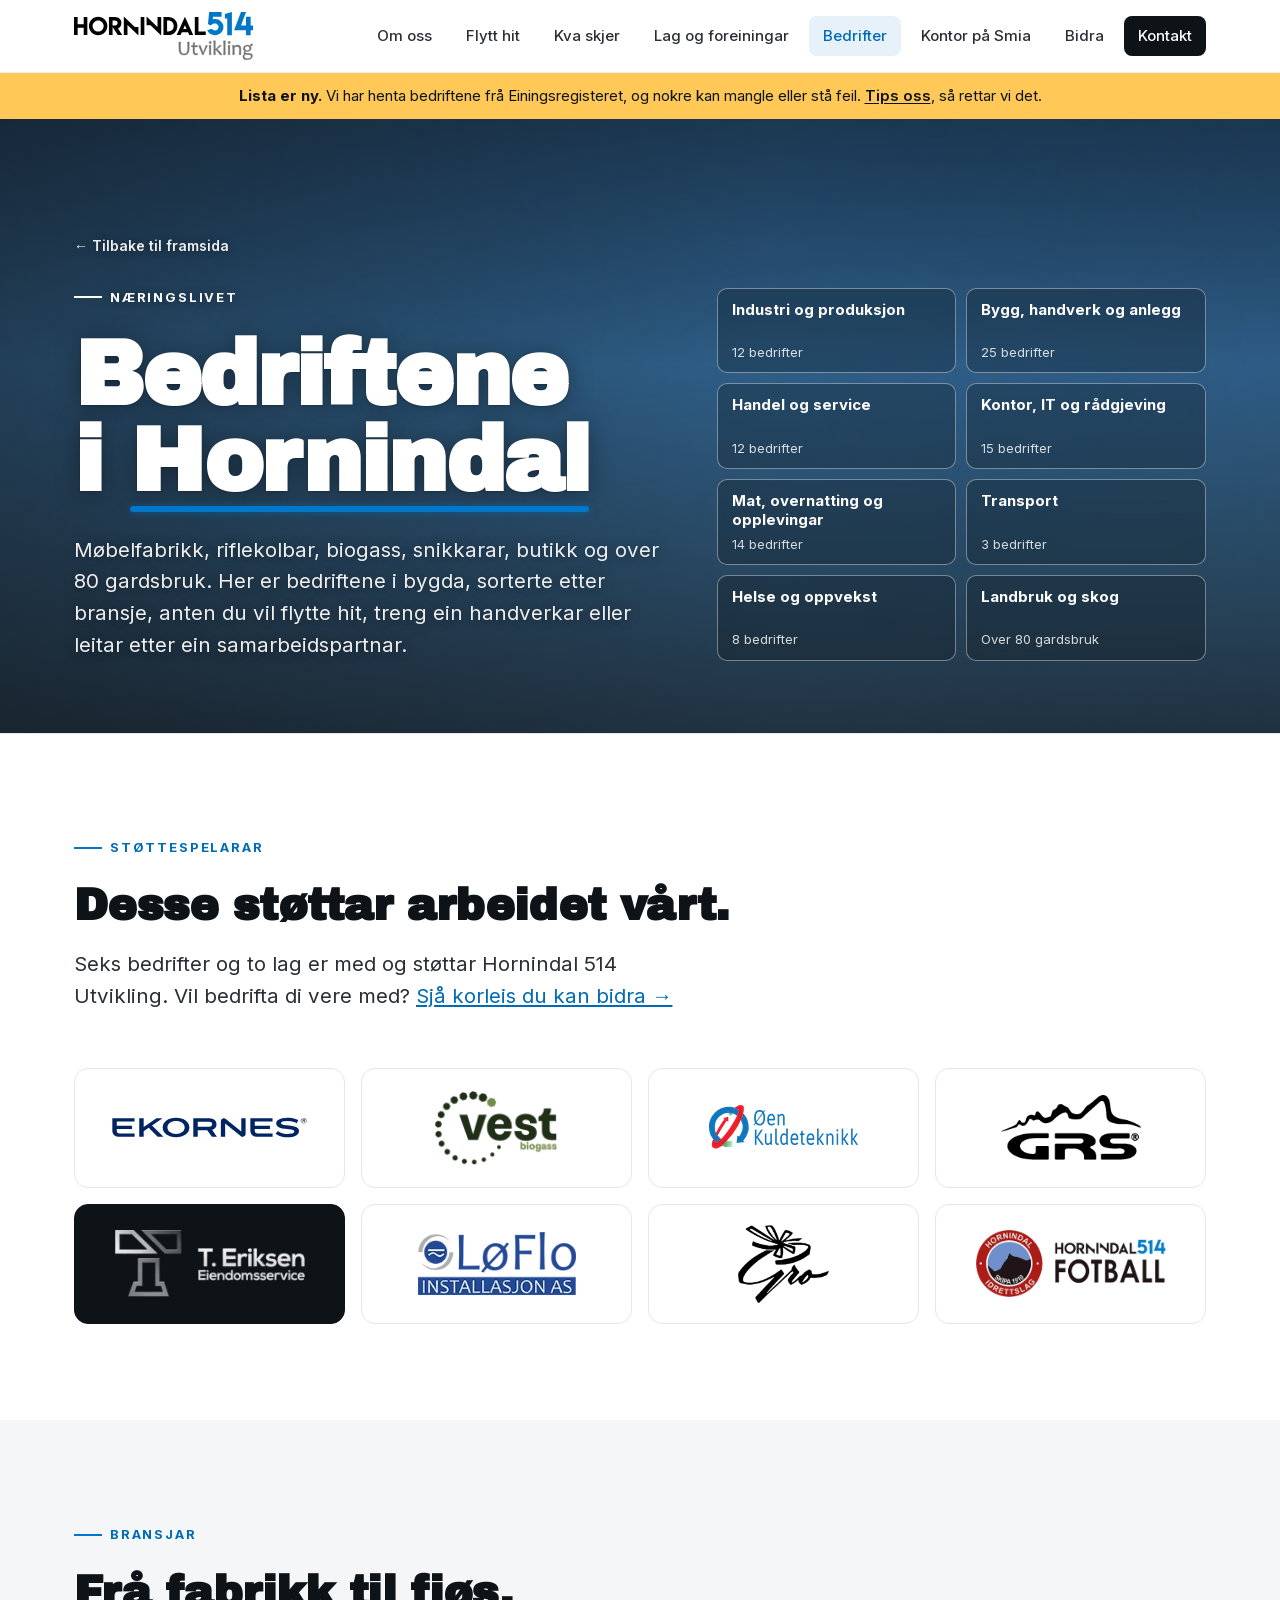
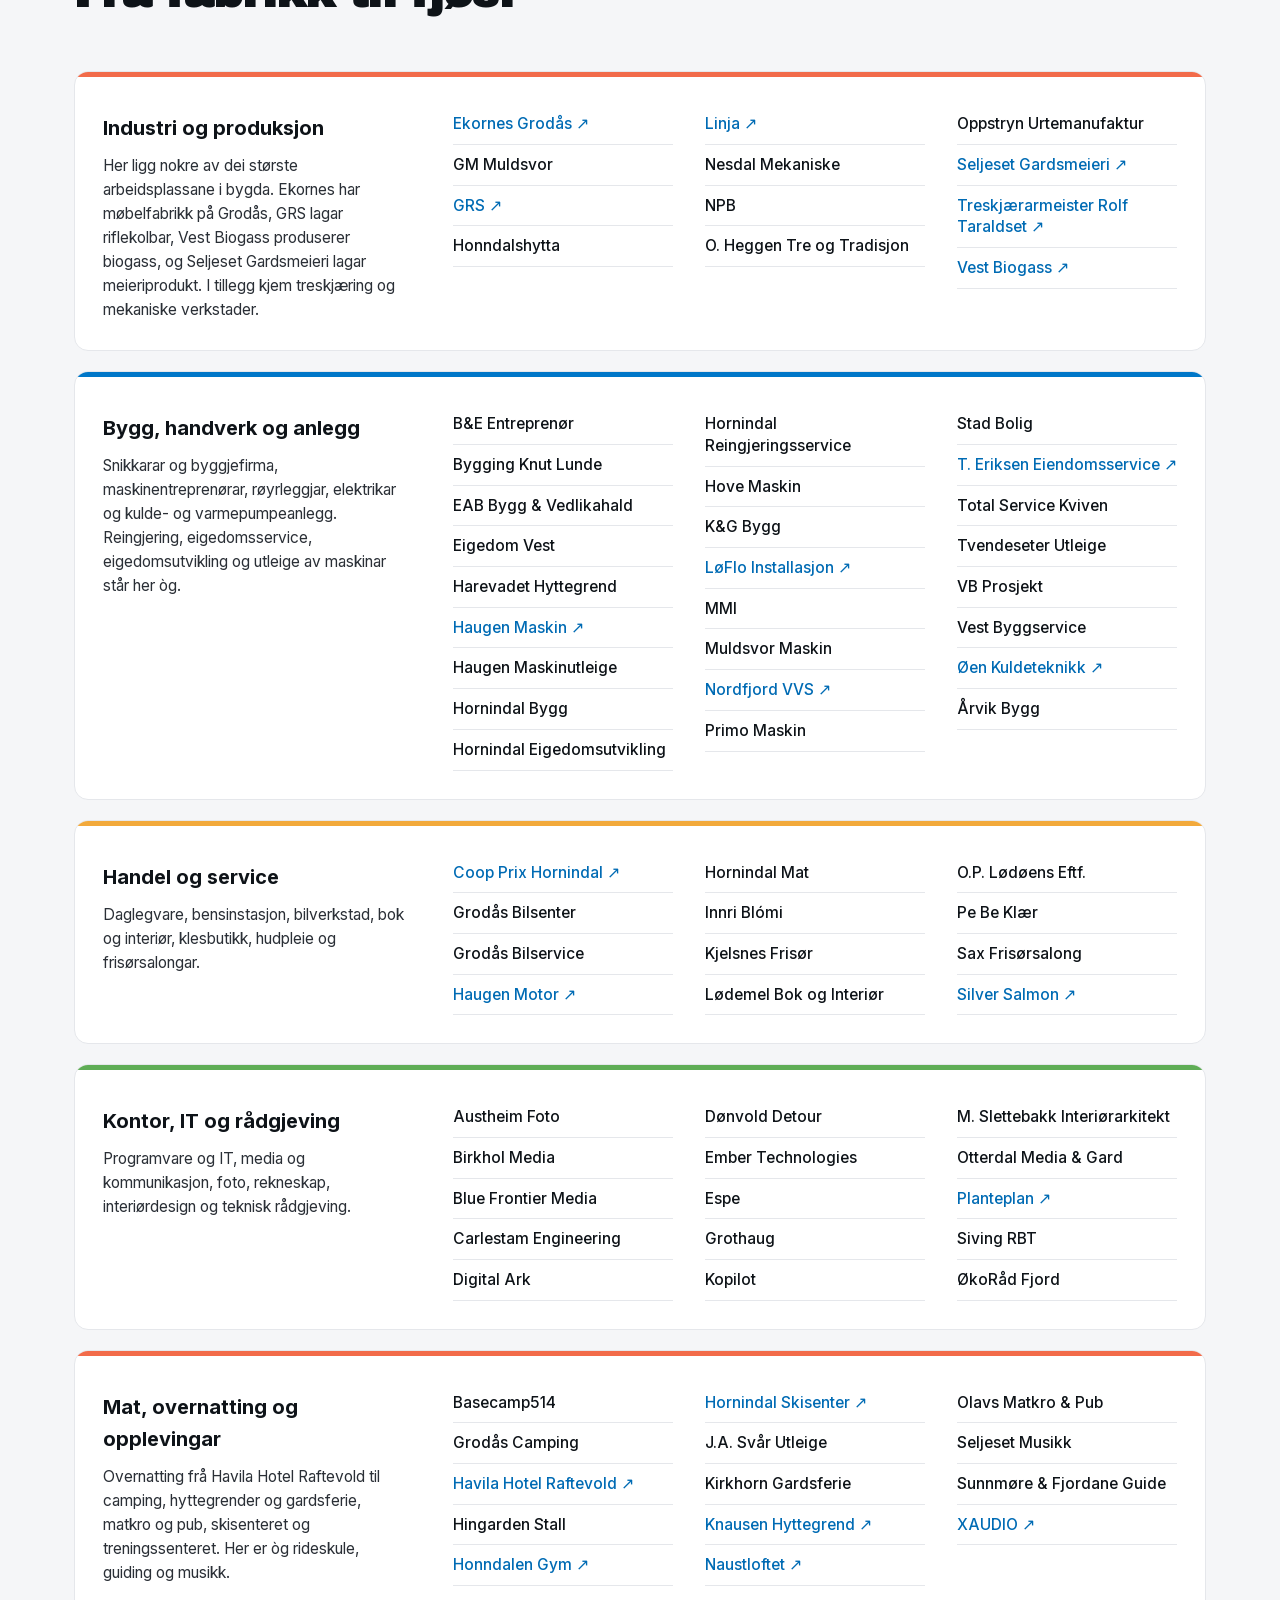
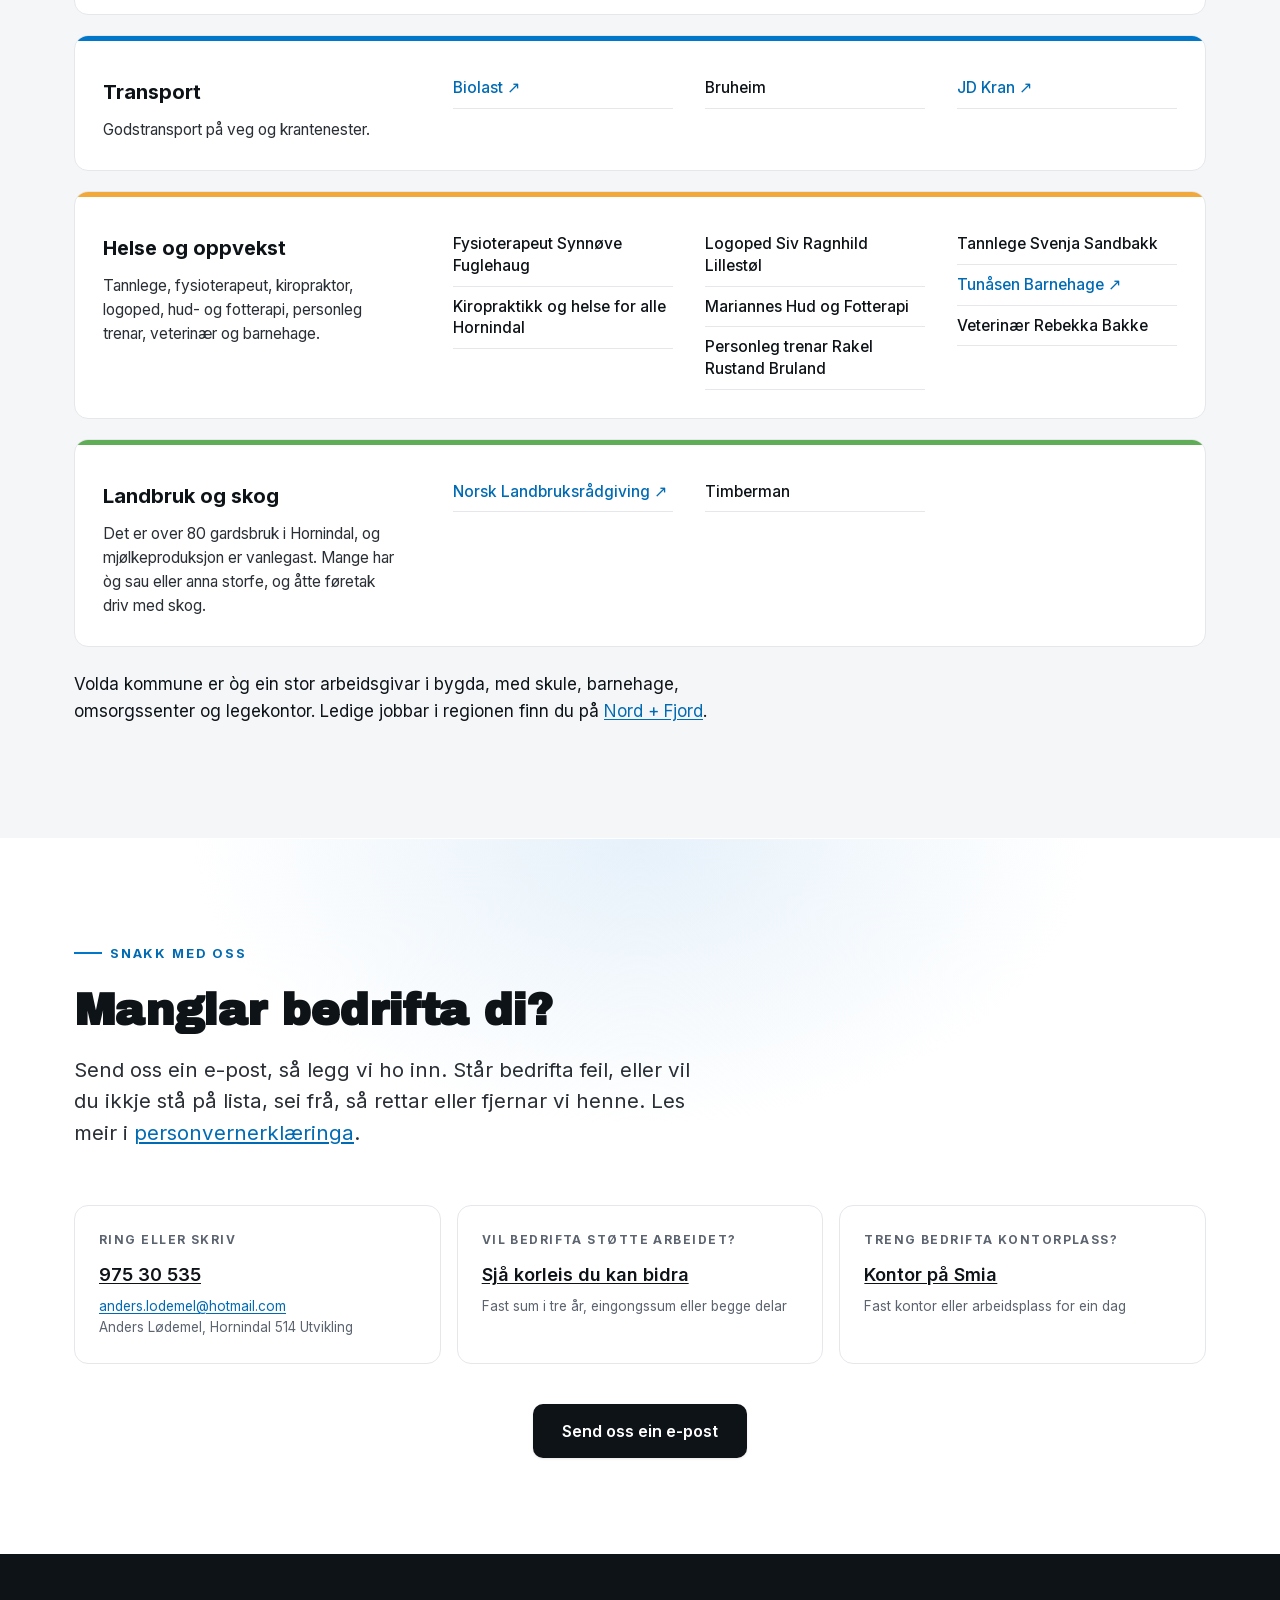
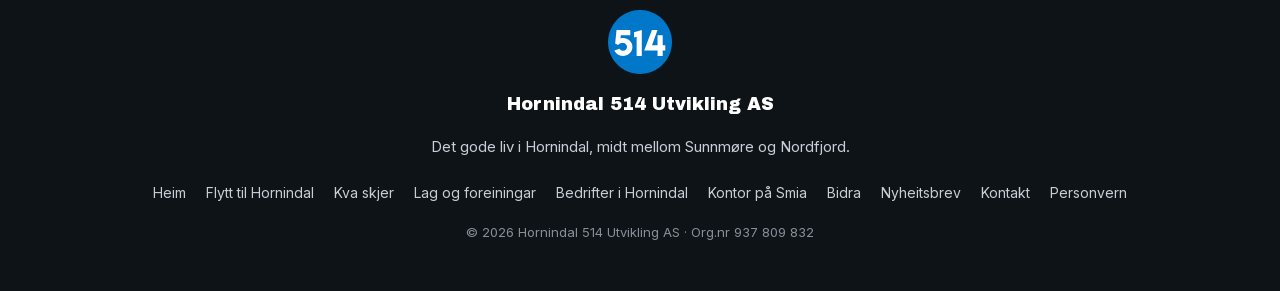
<file: bedrifter.html>
<!DOCTYPE html>
<html lang="nn">
<head>
  <meta charset="UTF-8" />
  <meta name="viewport" content="width=device-width, initial-scale=1.0" />
  <title>Bedrifter i Hornindal | Hornindal 514 Utvikling</title>
  <meta name="description" content="Bedriftene i Hornindal, sorterte etter bransje: industri, handverk, handel, mat og overnatting, transport og landbruk. Sjå òg bedriftene som støttar arbeidet vårt." />
  <meta name="theme-color" content="#0077C8" />

  <link rel="icon" type="image/png" sizes="32x32" href="assets/favicon-32.png" />
  <link rel="icon" type="image/png" sizes="256x256" href="assets/favicon-256.png" />
  <link rel="apple-touch-icon" sizes="180x180" href="assets/apple-touch-icon.png" />
  <link rel="shortcut icon" href="assets/favicon.ico" />

  <meta property="og:title" content="Bedrifter i Hornindal" />
  <meta property="og:description" content="Bedriftene i bygda, sorterte etter bransje, og bedriftene som støttar arbeidet vårt." />
  <meta property="og:type" content="website" />
  <meta property="og:image" content="https://hornindal514.no/assets/hero-hornindalsvatnet.jpg" />
  <meta property="og:image:width" content="1920" />
  <meta property="og:image:height" content="1080" />
  <meta property="og:url" content="https://hornindal514.no/bedrifter.html" />
  <link rel="canonical" href="https://hornindal514.no/bedrifter.html" />

  <link rel="preload" href="assets/fonts/inter-latin.woff2" as="font" type="font/woff2" crossorigin />
  <link rel="preload" href="assets/fonts/archivo-black-latin.woff2" as="font" type="font/woff2" crossorigin />

  <link rel="stylesheet" href="styles.css?v=2" />
</head>
<body>
  <a class="skip-link" href="#hovudinnhald">Hopp til hovudinnhald</a>

  <header class="site-header">
    <div class="container header-inner">
      <a href="index.html" class="brand"><img src="assets/hornindal514-utvikling.svg" alt="Hornindal 514 Utvikling" width="179" height="48" /></a>
      <button class="nav-toggle" aria-expanded="false" aria-controls="hovudmeny" aria-label="Opne meny">
        <span></span><span></span><span></span>
      </button>
      <nav id="hovudmeny" class="site-nav" aria-label="Hovudmeny">
        <a href="index.html#om">Om oss</a>
        <a href="flytt-til-hornindal.html">Flytt hit</a>
        <a href="kva-skjer.html">Kva skjer</a>
        <a href="frivillig.html">Lag og foreiningar</a>
        <a href="bedrifter.html" aria-current="page">Bedrifter</a>
        <a href="smia.html">Kontor på Smia</a>
        <a href="bidra.html">Bidra</a>
        <a href="index.html#kontakt" class="nav-cta">Kontakt</a>
      </nav>
    </div>
  </header>

  <main id="hovudinnhald">

    <p class="notice" id="notis-frukost">
      <strong>Frukostmøte for alle onsdag 2.&nbsp;desember kl.&nbsp;8.30-10 på Smia.</strong>
      <span class="notice-meir">Bli betre kjent med Hornindal 514 Utvikling og med kvarandre, anten du er bonde, tilsett, sjølvstendig eller leiar.</span>
      <a href="mailto:kinehaugen@gmail.com?subject=P%C3%A5melding%20frukostm%C3%B8te%202.%20desember">Meld deg på til Kine</a> ·
      <a href="assets/frukostmote-2-desember.ics">Legg til i kalender</a>
    </p>

    <p class="notice">
      <strong>Lista er ny.</strong> Vi har henta bedriftene frå Einingsregisteret, og nokre kan mangle eller stå feil.
      <a href="#kontakt-bedrift" style="color:inherit;text-decoration:underline;">Tips oss</a>, så rettar vi det.
    </p>

    <section class="hero hero-compact">
      <picture class="hero-bg" aria-hidden="true">
        <source media="(max-width: 700px)" srcset="assets/hero-hornindalsvatnet-mobile.jpg" />
        <img src="assets/hero-hornindalsvatnet.jpg" alt="" loading="eager" fetchpriority="high" />
      </picture>
      <div class="hero-overlay" aria-hidden="true"></div>

      <div class="container hero-inner hero-delt">
        <div>
          <a href="index.html" class="page-back">← Tilbake til framsida</a>
          <p class="eyebrow eyebrow-light">Næringslivet</p>
          <h1>
            <span class="h1-line">Bedriftene</span>
            <span class="h1-line">i <span class="accent">Hornindal</span></span>
          </h1>
          <p class="lede lede-light">
            Møbelfabrikk, riflekolbar, biogass, snikkarar, butikk og over 80
            gardsbruk. Her er bedriftene i bygda, sorterte etter bransje, anten
            du vil flytte hit, treng ein handverkar eller leitar etter ein
            samarbeidspartnar.
          </p>
        </div>
        <nav class="bransjenav" aria-label="Bransjar">
          <ul>
            <li><a href="#industri"><strong>Industri og produksjon</strong><span>12 bedrifter</span></a></li>
            <li><a href="#bygg"><strong>Bygg, handverk og anlegg</strong><span>25 bedrifter</span></a></li>
            <li><a href="#handel"><strong>Handel og service</strong><span>12 bedrifter</span></a></li>
            <li><a href="#kontor"><strong>Kontor, IT og rådgjeving</strong><span>15 bedrifter</span></a></li>
            <li><a href="#mat"><strong>Mat, overnatting og opplevingar</strong><span>14 bedrifter</span></a></li>
            <li><a href="#transport"><strong>Transport</strong><span>3 bedrifter</span></a></li>
            <li><a href="#helse"><strong>Helse og oppvekst</strong><span>8 bedrifter</span></a></li>
            <li><a href="#landbruk"><strong>Landbruk og skog</strong><span>Over 80 gardsbruk</span></a></li>
          </ul>
        </nav>
      </div>
    </section>

    <section id="stottespelarar" class="section">
      <div class="container">
        <div class="section-head">
          <p class="eyebrow">Støttespelarar</p>
          <h2>Desse støttar arbeidet vårt.</h2>
          <p class="lede">
            Seks bedrifter og to lag er med og støttar Hornindal 514 Utvikling.
            Vil bedrifta di vere med?
            <a href="bidra.html#stotte">Sjå korleis du kan bidra →</a>
          </p>
        </div>
        <ul class="logoband">
          <li><a href="https://www.ekornes.com" target="_blank" rel="noopener noreferrer"><img src="assets/stottespelarar/ekornes.svg" alt="Ekornes Grodås" width="200" height="21" loading="lazy" /></a></li>
          <li><a href="https://vestbiogass.no" target="_blank" rel="noopener noreferrer"><img src="assets/stottespelarar/vest-biogass.webp" alt="Vest Biogass" width="131" height="80" loading="lazy" /></a></li>
          <li><a href="https://kuldeteknikk.com" target="_blank" rel="noopener noreferrer"><img src="assets/stottespelarar/oen-kuldeteknikk.webp" alt="Øen Kuldeteknikk" width="150" height="45" loading="lazy" /></a></li>
          <li><a href="https://grsriflestocks.com" target="_blank" rel="noopener noreferrer"><img src="assets/stottespelarar/grs.webp" alt="GRS" width="140" height="64" loading="lazy" /></a></li>
          <li class="logoband-mork"><a href="https://teiendom.no" target="_blank" rel="noopener noreferrer"><img src="assets/stottespelarar/t-eriksen.webp" alt="T. Eriksen Eiendomsservice" width="190" height="67" loading="lazy" /></a></li>
          <li><a href="https://www.loflo.no" target="_blank" rel="noopener noreferrer"><img src="assets/stottespelarar/loflo.webp" alt="LøFlo Installasjon" width="158" height="62" loading="lazy" /></a></li>
          <li><img src="assets/stottespelarar/grobygget.webp" alt="Foreininga Grobygget" width="94" height="80" loading="lazy" /></li>
          <li><a href="https://www.hornindal-fotball.no/" target="_blank" rel="noopener noreferrer"><img src="assets/stottespelarar/hornindal-fotball.webp" alt="Hornindal Fotball" width="190" height="68" loading="lazy" /></a></li>
        </ul>
      </div>
    </section>

    <section id="bransjar" class="section section-alt">
      <div class="container">
        <div class="section-head">
          <p class="eyebrow">Bransjar</p>
          <h2>Frå fabrikk til fjøs.</h2>
        </div>
        <div class="cards cards-1">
          <article id="industri" class="card card--bransje card-01">
            <h3>Industri og produksjon</h3>
            <p>
              Her ligg nokre av dei største arbeidsplassane i bygda. Ekornes har
              møbelfabrikk på Grodås, GRS lagar riflekolbar, Vest Biogass
              produserer biogass, og Seljeset Gardsmeieri lagar meieriprodukt. I
              tillegg kjem treskjæring og mekaniske verkstader.
            </p>
            <ul class="bedriftsliste">
              <li><a href="https://www.ekornes.com" target="_blank" rel="noopener noreferrer">Ekornes Grodås</a></li>
              <li>GM Muldsvor</li>
              <li><a href="https://grsriflestocks.com" target="_blank" rel="noopener noreferrer">GRS</a></li>
              <li>Honndalshytta</li>
              <li><a href="https://www.linja.no" target="_blank" rel="noopener noreferrer">Linja</a></li>
              <li>Nesdal Mekaniske</li>
              <li>NPB</li>
              <li>O. Heggen Tre og Tradisjon</li>
              <li>Oppstryn Urtemanufaktur</li>
              <li><a href="https://seljesetgardsmeieri.no" target="_blank" rel="noopener noreferrer">Seljeset Gardsmeieri</a></li>
              <li><a href="https://rolftaraldset.com" target="_blank" rel="noopener noreferrer">Treskjærarmeister Rolf Taraldset</a></li>
              <li><a href="https://vestbiogass.no" target="_blank" rel="noopener noreferrer">Vest Biogass</a></li>
            </ul>
          </article>
          <article id="bygg" class="card card--bransje card-02">
            <h3>Bygg, handverk og anlegg</h3>
            <p>
              Snikkarar og byggjefirma, maskinentreprenørar, røyrleggjar,
              elektrikar og kulde- og varmepumpeanlegg. Reingjering,
              eigedomsservice, eigedomsutvikling og utleige av maskinar står
              her òg.
            </p>
            <ul class="bedriftsliste">
              <li>B&amp;E Entreprenør</li>
              <li>Bygging Knut Lunde</li>
              <li>EAB Bygg &amp; Vedlikahald</li>
              <li>Eigedom Vest</li>
              <li>Harevadet Hyttegrend</li>
              <li><a href="https://haugenmaskin.no" target="_blank" rel="noopener noreferrer">Haugen Maskin</a></li>
              <li>Haugen Maskinutleige</li>
              <li>Hornindal Bygg</li>
              <li>Hornindal Eigedomsutvikling</li>
              <li>Hornindal Reingjeringsservice</li>
              <li>Hove Maskin</li>
              <li>K&amp;G Bygg</li>
              <li><a href="https://www.loflo.no" target="_blank" rel="noopener noreferrer">LøFlo Installasjon</a></li>
              <li>MMI</li>
              <li>Muldsvor Maskin</li>
              <li><a href="https://nordfjordvvs.no" target="_blank" rel="noopener noreferrer">Nordfjord VVS</a></li>
              <li>Primo Maskin</li>
              <li>Stad Bolig</li>
              <li><a href="https://teiendom.no" target="_blank" rel="noopener noreferrer">T. Eriksen Eiendomsservice</a></li>
              <li>Total Service Kviven</li>
              <li>Tvendeseter Utleige</li>
              <li>VB Prosjekt</li>
              <li>Vest Byggservice</li>
              <li><a href="https://kuldeteknikk.com" target="_blank" rel="noopener noreferrer">Øen Kuldeteknikk</a></li>
              <li>Årvik Bygg</li>
            </ul>
          </article>
          <article id="handel" class="card card--bransje card-03">
            <h3>Handel og service</h3>
            <p>
              Daglegvare, bensinstasjon, bilverkstad, bok og interiør,
              klesbutikk, hudpleie og frisørsalongar.
            </p>
            <ul class="bedriftsliste">
              <li><a href="https://www.coop.no/butikker/coop-prix/coop-prix-hornindal-1570" target="_blank" rel="noopener noreferrer">Coop Prix Hornindal</a></li>
              <li>Grodås Bilsenter</li>
              <li>Grodås Bilservice</li>
              <li><a href="https://haugen-motor.no" target="_blank" rel="noopener noreferrer">Haugen Motor</a></li>
              <li>Hornindal Mat</li>
              <li>Innri Blómi</li>
              <li>Kjelsnes Frisør</li>
              <li>Lødemel Bok og Interiør</li>
              <li>O.P. Lødøens Eftf.</li>
              <li>Pe Be Klær</li>
              <li>Sax Frisørsalong</li>
              <li><a href="https://silversalmon.no" target="_blank" rel="noopener noreferrer">Silver Salmon</a></li>
            </ul>
          </article>
          <article id="kontor" class="card card--bransje card-04">
            <h3>Kontor, IT og rådgjeving</h3>
            <p>
              Programvare og IT, media og kommunikasjon, foto, rekneskap,
              interiørdesign og teknisk rådgjeving.
            </p>
            <ul class="bedriftsliste">
              <li>Austheim Foto</li>
              <li>Birkhol Media</li>
              <li>Blue Frontier Media</li>
              <li>Carlestam Engineering</li>
              <li>Digital Ark</li>
              <li>Dønvold Detour</li>
              <li>Ember Technologies</li>
              <li>Espe</li>
              <li>Grothaug</li>
              <li>Kopilot</li>
              <li>M. Slettebakk Interiørarkitekt</li>
              <li>Otterdal Media &amp; Gard</li>
              <li><a href="https://planteplanlegger.no" target="_blank" rel="noopener noreferrer">Planteplan</a></li>
              <li>Siving RBT</li>
              <li>ØkoRåd Fjord</li>
            </ul>
          </article>
          <article id="mat" class="card card--bransje card-01">
            <h3>Mat, overnatting og opplevingar</h3>
            <p>
              Overnatting frå Havila Hotel Raftevold til camping, hyttegrender
              og gardsferie, matkro og pub, skisenteret og treningssenteret.
              Her er òg rideskule, guiding og musikk.
            </p>
            <ul class="bedriftsliste">
              <li>Basecamp514</li>
              <li>Grodås Camping</li>
              <li><a href="https://havilahotels.no/hornindal/" target="_blank" rel="noopener noreferrer">Havila Hotel Raftevold</a></li>
              <li>Hingarden Stall</li>
              <li><a href="https://www.honndalengym.no" target="_blank" rel="noopener noreferrer">Honndalen Gym</a></li>
              <li><a href="https://hornindalski.no" target="_blank" rel="noopener noreferrer">Hornindal Skisenter</a></li>
              <li>J.A. Svår Utleige</li>
              <li>Kirkhorn Gardsferie</li>
              <li><a href="https://knausenhyttegrend.no" target="_blank" rel="noopener noreferrer">Knausen Hyttegrend</a></li>
              <li><a href="https://naustloftethornindal.no" target="_blank" rel="noopener noreferrer">Naustloftet</a></li>
              <li>Olavs Matkro &amp; Pub</li>
              <li>Seljeset Musikk</li>
              <li>Sunnmøre &amp; Fjordane Guide</li>
              <li><a href="https://xaudio.no" target="_blank" rel="noopener noreferrer">XAUDIO</a></li>
            </ul>
          </article>
          <article id="transport" class="card card--bransje card-02">
            <h3>Transport</h3>
            <p>
              Godstransport på veg og krantenester.
            </p>
            <ul class="bedriftsliste">
              <li><a href="https://biolast.no" target="_blank" rel="noopener noreferrer">Biolast</a></li>
              <li>Bruheim</li>
              <li><a href="https://www.jdkran.no" target="_blank" rel="noopener noreferrer">JD Kran</a></li>
            </ul>
          </article>
          <article id="helse" class="card card--bransje card-03">
            <h3>Helse og oppvekst</h3>
            <p>
              Tannlege, fysioterapeut, kiropraktor, logoped, hud- og
              fotterapi, personleg trenar, veterinær og barnehage.
            </p>
            <ul class="bedriftsliste">
              <li>Fysioterapeut Synnøve Fuglehaug</li>
              <li>Kiropraktikk og helse for alle Hornindal</li>
              <li>Logoped Siv Ragnhild Lillestøl</li>
              <li>Mariannes Hud og Fotterapi</li>
              <li>Personleg trenar Rakel Rustand Bruland</li>
              <li>Tannlege Svenja Sandbakk</li>
              <li><a href="https://tunaasen.barnehage.no" target="_blank" rel="noopener noreferrer">Tunåsen Barnehage</a></li>
              <li>Veterinær Rebekka Bakke</li>
            </ul>
          </article>
          <article id="landbruk" class="card card--bransje card-04">
            <h3>Landbruk og skog</h3>
            <p>
              Det er over 80 gardsbruk i Hornindal, og mjølkeproduksjon er
              vanlegast. Mange har òg sau eller anna storfe, og åtte føretak
              driv med skog.
            </p>
            <ul class="bedriftsliste">
              <li><a href="https://www.nlr.no" target="_blank" rel="noopener noreferrer">Norsk Landbruksrådgiving</a></li>
              <li>Timberman</li>
            </ul>
          </article>
        </div>
        <p style="margin-top:24px;max-width:720px;">
          Volda kommune er òg ein stor arbeidsgivar i bygda, med skule, barnehage, omsorgssenter og legekontor.
          Ledige jobbar i regionen finn du på <a href="https://www.nordplussfjord.no/jobb-i-nordfjord" target="_blank" rel="noopener noreferrer">Nord + Fjord</a>.
        </p>
      </div>
    </section>

    <section id="kontakt-bedrift" class="section section-contact">
      <div class="container">
        <div class="section-head">
          <p class="eyebrow">Snakk med oss</p>
          <h2>Manglar bedrifta di?</h2>
          <p class="lede">
            Send oss ein e-post, så legg vi ho inn. Står bedrifta feil, eller
            vil du ikkje stå på lista, sei frå, så rettar eller fjernar vi henne.
            Les meir i <a href="personvern.html#bedrifter">personvernerklæringa</a>.
          </p>
        </div>
        <div class="contact-grid">
          <div class="contact-card">
            <p class="contact-label">Ring eller skriv</p>
            <p class="contact-value"><a href="tel:+4797530535">975 30 535</a></p>
            <p class="contact-meta"><a href="mailto:anders.lodemel@hotmail.com?subject=Bedrifter%20i%20Hornindal">anders.lodemel@hotmail.com</a><br />Anders Lødemel, Hornindal 514 Utvikling</p>
          </div>
          <div class="contact-card">
            <p class="contact-label">Vil bedrifta støtte arbeidet?</p>
            <p class="contact-value"><a href="bidra.html#stotte">Sjå korleis du kan bidra</a></p>
            <p class="contact-meta">Fast sum i tre år, eingongssum eller begge delar</p>
          </div>
          <div class="contact-card">
            <p class="contact-label">Treng bedrifta kontorplass?</p>
            <p class="contact-value"><a href="smia.html">Kontor på Smia</a></p>
            <p class="contact-meta">Fast kontor eller arbeidsplass for ein dag</p>
          </div>
        </div>
        <div class="contact-cta">
          <a class="btn btn-primary btn-lg" href="mailto:anders.lodemel@hotmail.com?subject=Bedrifter%20i%20Hornindal">Send oss ein e-post</a>
        </div>
      </div>
    </section>

  </main>

  <footer class="site-footer">
    <div class="container footer-inner">
      <img src="assets/hornindal514-emblem.svg" alt="" width="64" height="64" />
      <p class="footer-brand">Hornindal 514 Utvikling AS</p>
      <p class="footer-tag">
        Det gode liv i Hornindal, midt mellom Sunnmøre og Nordfjord.
      </p>
      <ul class="footer-nav">
        <li><a href="index.html">Heim</a></li>
        <li><a href="flytt-til-hornindal.html">Flytt til Hornindal</a></li>
        <li><a href="kva-skjer.html">Kva skjer</a></li>
        <li><a href="frivillig.html">Lag og foreiningar</a></li>
        <li><a href="bedrifter.html">Bedrifter i Hornindal</a></li>
        <li><a href="smia.html">Kontor på Smia</a></li>
        <li><a href="bidra.html">Bidra</a></li>
        <li><a href="index.html#nyheitsbrev">Nyheitsbrev</a></li>
        <li><a href="index.html#kontakt">Kontakt</a></li>
        <li><a href="personvern.html">Personvern</a></li>
      </ul>
      <p class="footer-meta">
        © <span id="year">2026</span> Hornindal 514 Utvikling AS · Org.nr&nbsp;937&nbsp;809&nbsp;832
      </p>
    </div>
  </footer>

  <script>
    document.getElementById('year').textContent = new Date().getFullYear();
    // Notisen om frukostmøtet forsvinn av seg sjølv etter 2. desember.
    var notis = document.getElementById('notis-frukost');
    if (notis && new Date() >= new Date('2026-12-03')) notis.remove();
    (function () {
      var t = document.querySelector('.nav-toggle');
      var n = document.getElementById('hovudmeny');
      function setMeny(open) {
        n.classList.toggle('open', open);
        t.setAttribute('aria-expanded', open ? 'true' : 'false');
        t.setAttribute('aria-label', open ? 'Lukk meny' : 'Opne meny');
      }
      if (t && n) {
        t.addEventListener('click', function () { setMeny(!n.classList.contains('open')); });
        n.addEventListener('click', function (e) { if (e.target.closest('a')) setMeny(false); });
        n.addEventListener('focusout', function (e) {
          if (!n.contains(e.relatedTarget) && e.relatedTarget !== t) setMeny(false);
        });
        document.addEventListener('keydown', function (e) {
          if (e.key === 'Escape' && n.classList.contains('open')) { setMeny(false); t.focus(); }
        });
      }
    })();
  </script>
</body>
</html>
</file>
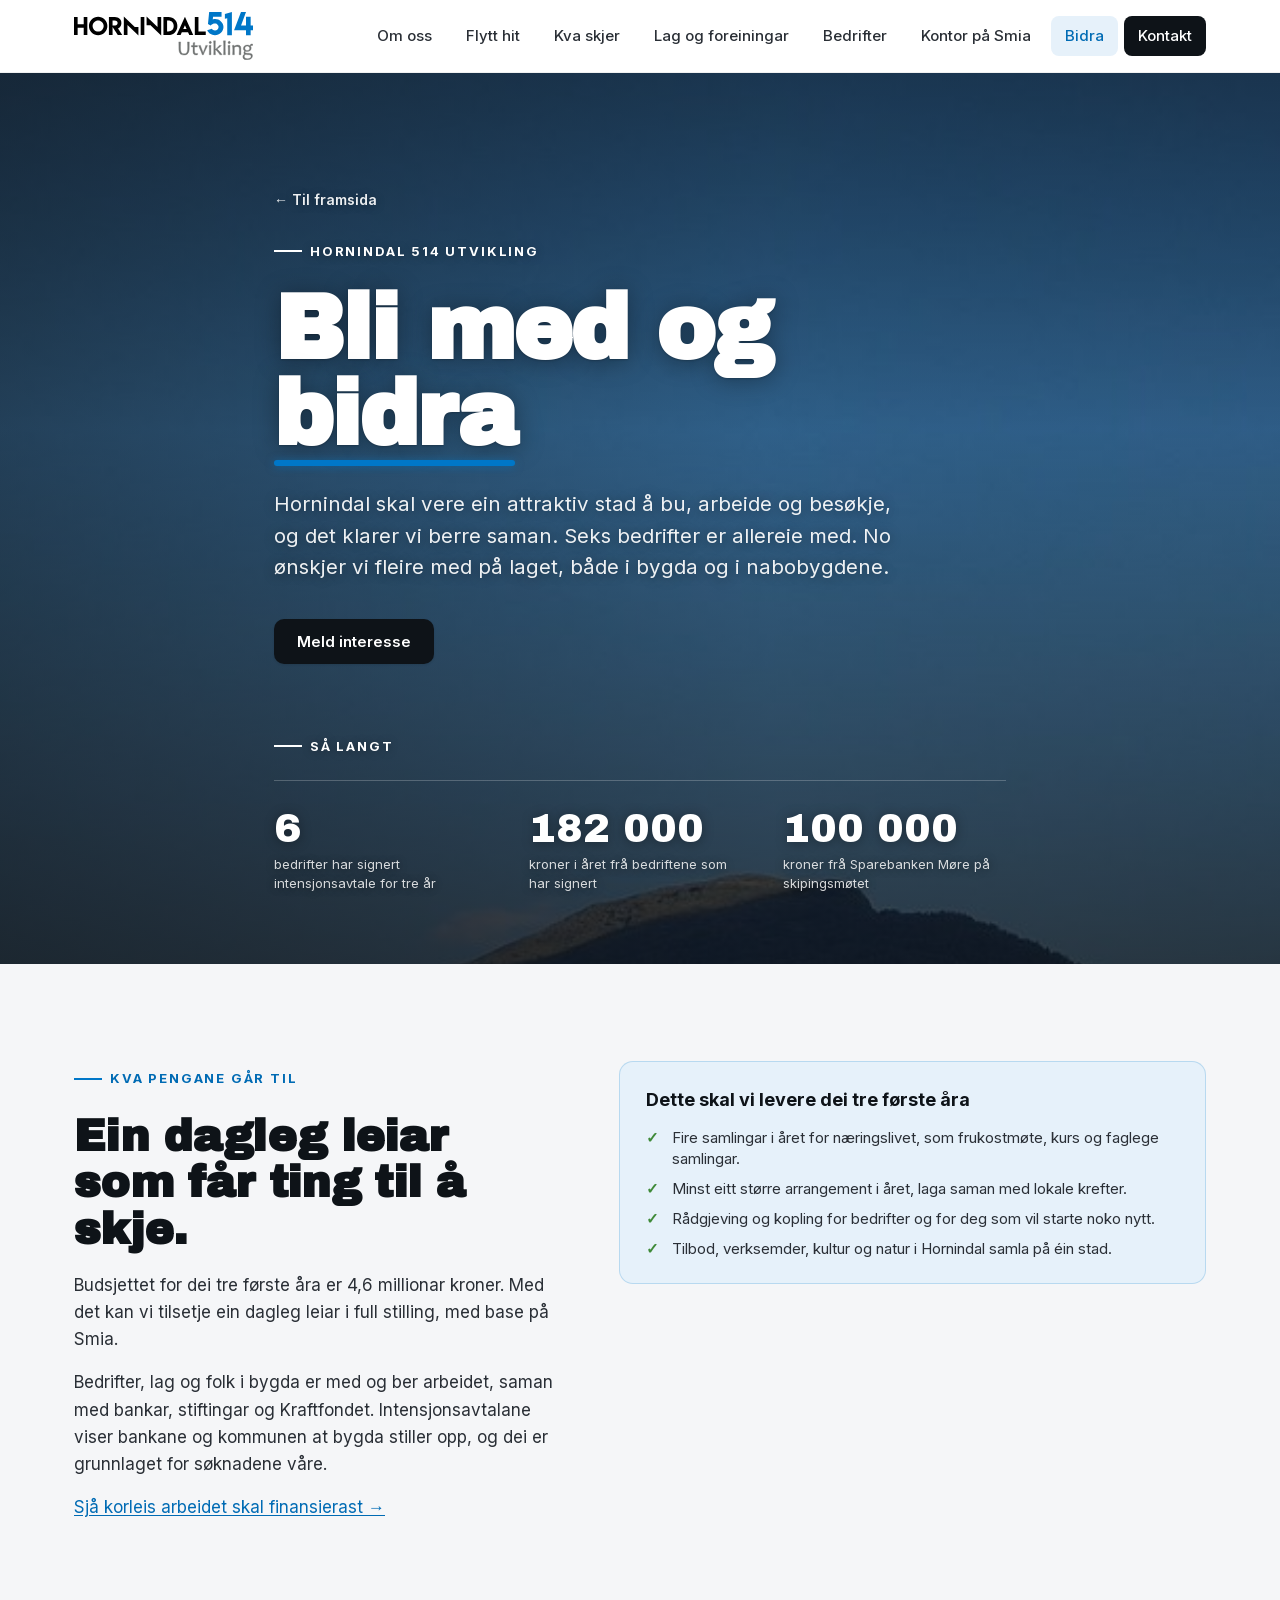
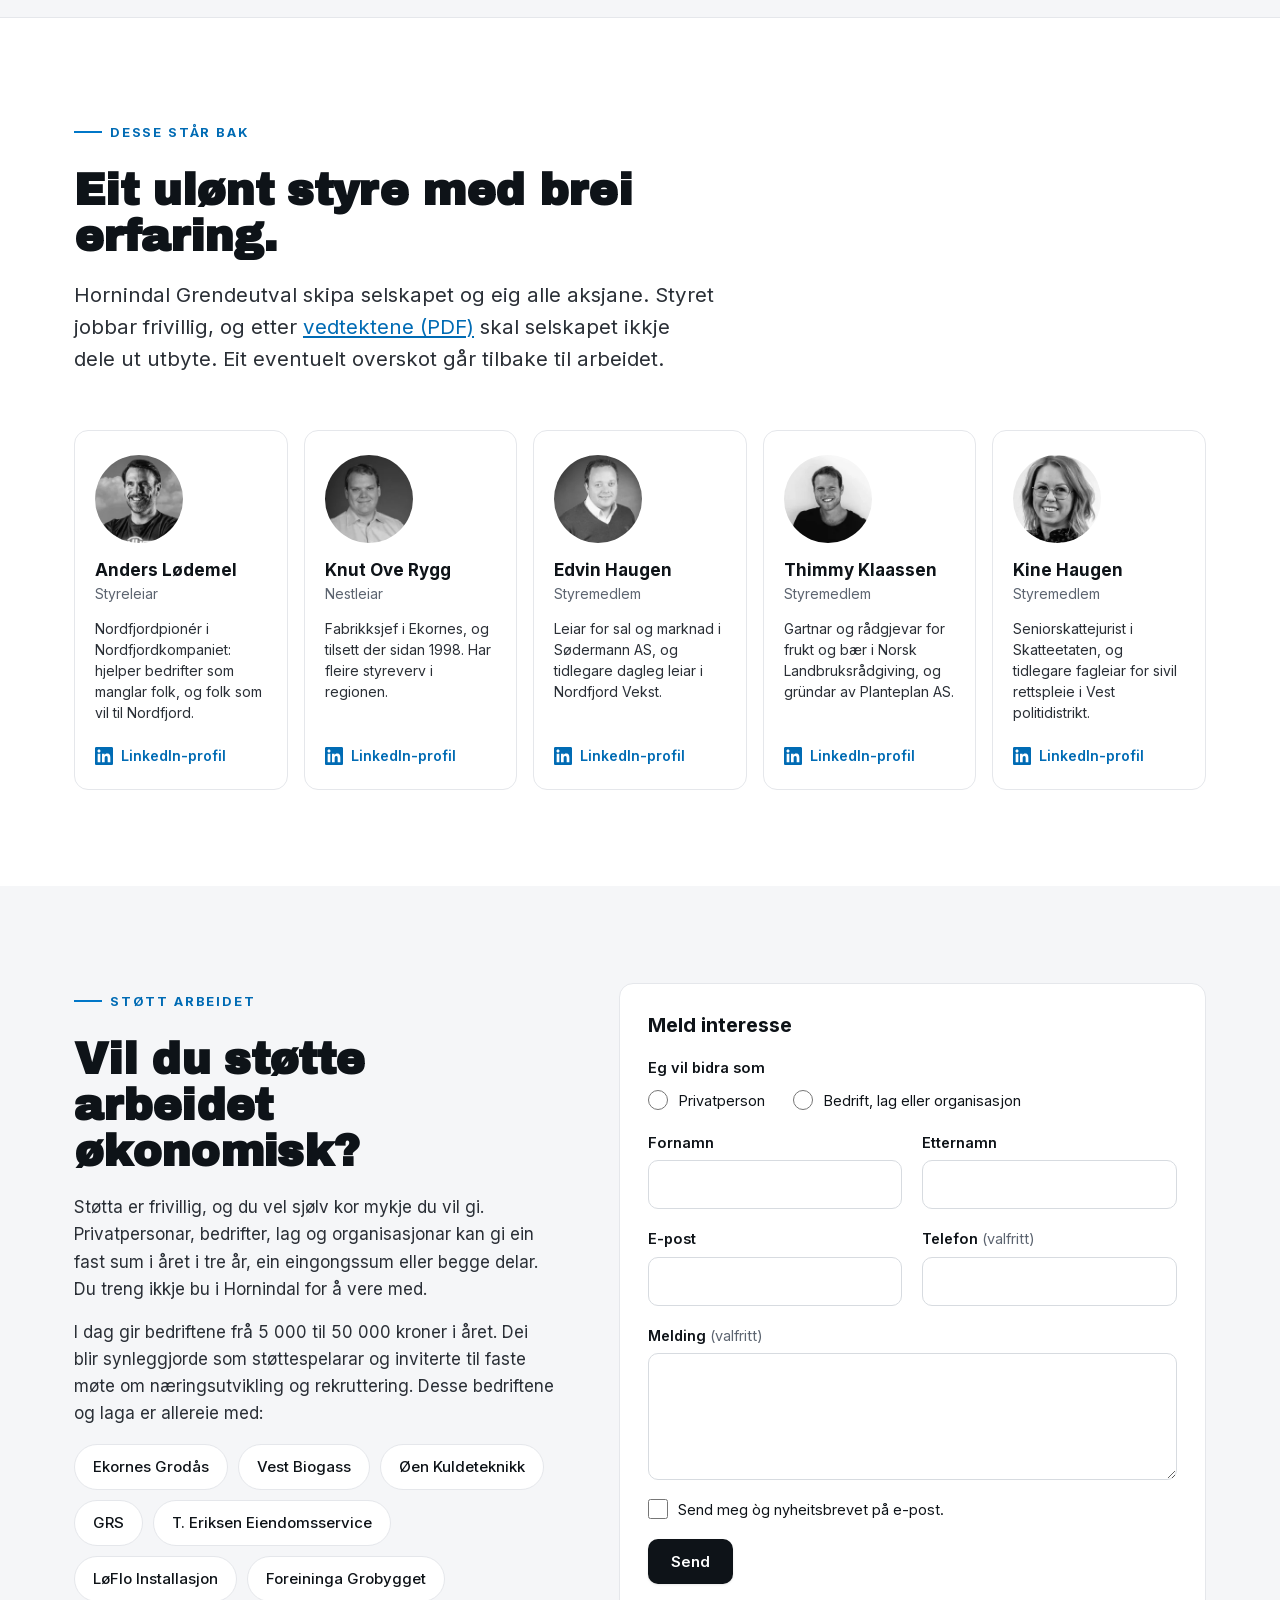
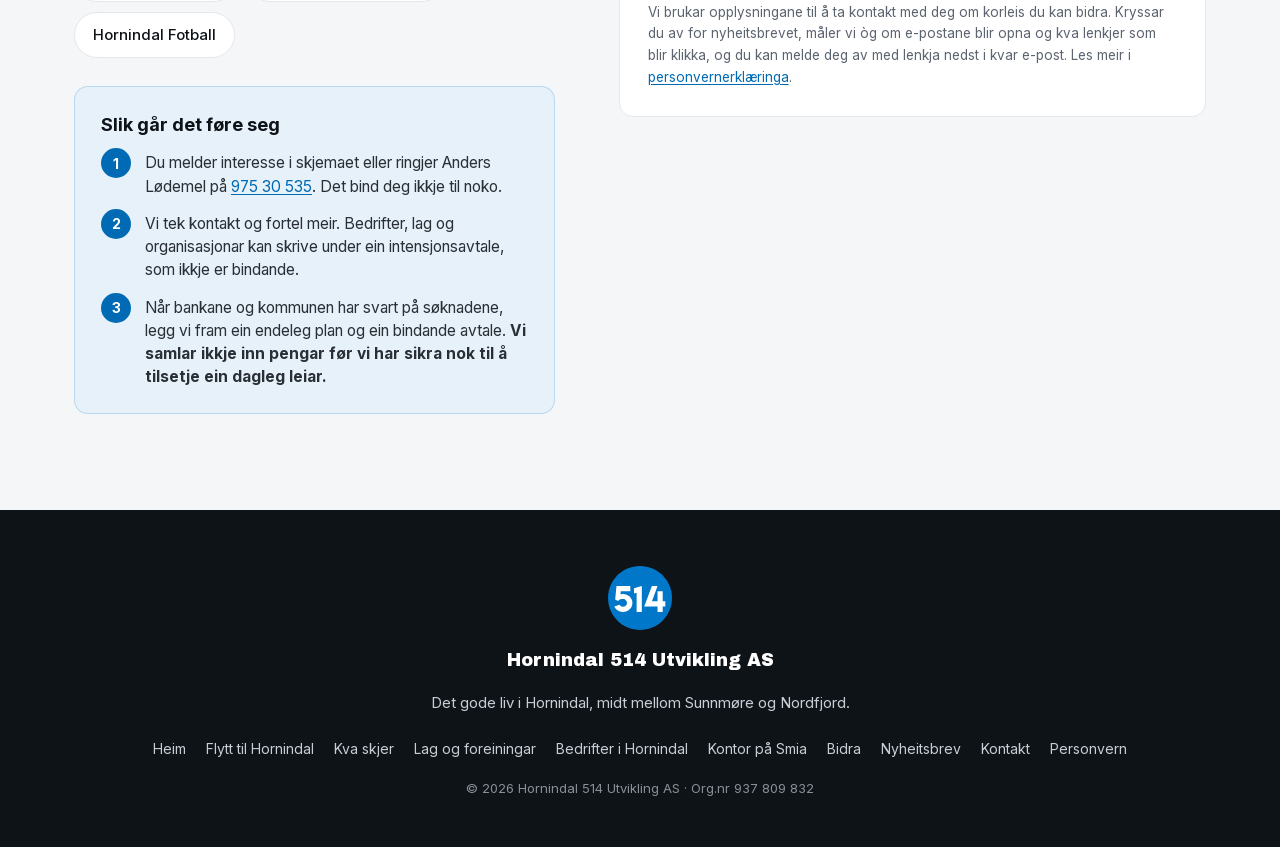
<file: bidra.html>
<!DOCTYPE html>
<html lang="nn">
<head>
  <meta charset="UTF-8" />
  <meta name="viewport" content="width=device-width, initial-scale=1.0" />
  <title>Bli med og bidra | Hornindal 514 Utvikling</title>
  <meta name="description" content="Seks bedrifter er allereie med. Meld interesse for å støtte arbeidet til Hornindal 514 Utvikling, som privatperson, bedrift, lag eller organisasjon." />
  <meta name="theme-color" content="#0077C8" />

  <link rel="icon" type="image/png" sizes="32x32" href="assets/favicon-32.png" />
  <link rel="icon" type="image/png" sizes="256x256" href="assets/favicon-256.png" />
  <link rel="apple-touch-icon" sizes="180x180" href="assets/apple-touch-icon.png" />
  <link rel="shortcut icon" href="assets/favicon.ico" />

  <meta property="og:title" content="Bli med og bidra til Hornindal 514 Utvikling" />
  <meta property="og:description" content="Seks bedrifter er allereie med. Bli med og støtt arbeidet for at Hornindal skal vere ein attraktiv stad å bu, arbeide og besøkje." />
  <meta property="og:type" content="website" />
  <meta property="og:image" content="https://hornindal514.no/assets/hero-hornindalsvatnet.jpg" />
  <meta property="og:image:width" content="1920" />
  <meta property="og:image:height" content="1080" />
  <meta property="og:url" content="https://hornindal514.no/bidra.html" />
  <link rel="canonical" href="https://hornindal514.no/bidra.html" />

  <link rel="preload" href="assets/fonts/inter-latin.woff2" as="font" type="font/woff2" crossorigin />
  <link rel="preload" href="assets/fonts/archivo-black-latin.woff2" as="font" type="font/woff2" crossorigin />

  <link rel="stylesheet" href="styles.css?v=2" />
</head>
<body>
  <a class="skip-link" href="#hovudinnhald">Hopp til hovudinnhald</a>

  <header class="site-header">
    <div class="container header-inner">
      <a href="index.html" class="brand"><img src="assets/hornindal514-utvikling.svg" alt="Hornindal 514 Utvikling" width="179" height="48" /></a>
      <button class="nav-toggle" aria-expanded="false" aria-controls="hovudmeny" aria-label="Opne meny">
        <span></span><span></span><span></span>
      </button>
      <nav id="hovudmeny" class="site-nav" aria-label="Hovudmeny">
        <a href="index.html#om">Om oss</a>
        <a href="flytt-til-hornindal.html">Flytt hit</a>
        <a href="kva-skjer.html">Kva skjer</a>
        <a href="frivillig.html">Lag og foreiningar</a>
        <a href="bedrifter.html">Bedrifter</a>
        <a href="smia.html">Kontor på Smia</a>
        <a href="bidra.html" aria-current="page">Bidra</a>
        <a href="index.html#kontakt" class="nav-cta">Kontakt</a>
      </nav>
    </div>
  </header>

  <main id="hovudinnhald">

    <section class="hero hero-compact">
      <picture class="hero-bg" aria-hidden="true">
        <source media="(max-width: 700px)" srcset="assets/hero-hornindalsvatnet-mobile.jpg" />
        <img src="assets/hero-hornindalsvatnet.jpg" alt="" loading="eager" fetchpriority="high" />
      </picture>
      <div class="hero-overlay" aria-hidden="true"></div>

      <div class="container hero-inner">
        <a href="index.html" class="page-back">← Til framsida</a>
        <p class="eyebrow eyebrow-light">Hornindal 514 Utvikling</p>
        <h1>
          <span class="h1-line">Bli med og</span>
          <span class="h1-line"><span class="accent">bidra</span></span>
        </h1>
        <p class="lede lede-light">
          Hornindal skal vere ein attraktiv stad å bu, arbeide og besøkje, og
          det klarer vi berre saman. Seks bedrifter er allereie med. No
          ønskjer vi fleire med på laget, både i bygda og i nabobygdene.
        </p>
        <div class="hero-actions">
          <a href="#stotte-skjema" class="btn btn-primary">Meld interesse</a>
          <a href="#mote" class="btn btn-ghost-light" id="mote-knapp">Ope møte 12. november</a>
        </div>

        <p class="eyebrow eyebrow-light">Så langt</p>
        <ul class="hero-stats">
          <li><span class="num">6</span><span class="lbl">bedrifter har signert intensjonsavtale for tre år</span></li>
          <li><span class="num">182&nbsp;000</span><span class="lbl">kroner i året frå bedriftene som har signert</span></li>
          <li><span class="num">100&nbsp;000</span><span class="lbl">kroner frå Sparebanken Møre på skipingsmøtet</span></li>
        </ul>
      </div>
    </section>

    <section id="mote" class="section">
      <div class="container two-col">
        <div>
          <p class="eyebrow">Ope møte</p>
          <h2>Kom på Smia torsdag 12. november.</h2>
          <div class="prose">
            <p>
              Hornindal 514 Utvikling og Hornindal Grendeutval inviterer til
              ope møte. Kom og høyr korleis du kan bidra, anten du er bedrift,
              lag, organisasjon eller privatperson.
            </p>
            <p>Spørsmål? Ring Anders Lødemel på <a href="tel:+4797530535">975&nbsp;30&nbsp;535</a>.</p>
          </div>
        </div>
        <div>
          <dl class="facts">
            <div><dt>Dag</dt><dd>Torsdag 12. november</dd></div>
            <div><dt>Tid</dt><dd>Kl. 19-21</dd></div>
            <div><dt>Stad</dt><dd>Smia, Ytrehornsvegen 8, Grodås</dd></div>
          </dl>
          <!-- Utan download-attributt, så opnar iPhone fila rett i Kalender. -->
          <p style="margin-top:24px;"><a class="btn btn-primary" href="assets/ope-mote-12-november.ics">Legg til i kalender</a></p>
        </div>
      </div>
    </section>

    <section id="pengane" class="section section-alt">
      <div class="container two-col">
        <div>
          <p class="eyebrow">Kva pengane går til</p>
          <h2>Ein dagleg leiar som får ting til å skje.</h2>
          <div class="prose">
            <p>
              Budsjettet for dei tre første åra er 4,6 millionar kroner. Med
              det kan vi tilsetje ein dagleg leiar i full stilling, med base på
              Smia.
            </p>
            <p>
              Bedrifter, lag og folk i bygda er med og ber arbeidet, saman med
              bankar, stiftingar og Kraftfondet. Intensjonsavtalane viser
              bankane og kommunen at bygda stiller opp, og dei er grunnlaget
              for søknadene våre.
            </p>
            <p><a href="index.html#okonomi">Sjå korleis arbeidet skal finansierast →</a></p>
          </div>
        </div>
        <div class="callout">
          <h3>Dette skal vi levere dei tre første åra</h3>
          <ul class="ticks">
            <li>Fire samlingar i året for næringslivet, som frukostmøte, kurs og faglege samlingar.</li>
            <li>Minst eitt større arrangement i året, laga saman med lokale krefter.</li>
            <li>Rådgjeving og kopling for bedrifter og for deg som vil starte noko nytt.</li>
            <li>Tilbod, verksemder, kultur og natur i Hornindal samla på éin stad.</li>
          </ul>
        </div>
      </div>
    </section>

    <section id="styret" class="section">
      <div class="container">
        <div class="section-head">
          <p class="eyebrow">Desse står bak</p>
          <h2>Eit ulønt styre med brei erfaring.</h2>
          <p class="lede">
            Hornindal Grendeutval skipa selskapet og eig alle aksjane. Styret
            jobbar frivillig, og etter
            <a href="assets/vedtekter-hornindal-514-utvikling.pdf">vedtektene (PDF)</a>
            skal selskapet ikkje dele ut utbyte. Eit eventuelt overskot går
            tilbake til arbeidet.
          </p>
        </div>
        <ul class="people">
          <li>
            <img class="person-photo" src="assets/styret/anders-lodemel.webp" width="192" height="192" loading="lazy" alt="" />
            <div>
              <p class="person-name">Anders Lødemel</p>
              <p class="person-role">Styreleiar</p>
            </div>
            <p class="person-bio">Nordfjordpionér i Nordfjordkompaniet: hjelper bedrifter som manglar folk, og folk som vil til Nordfjord.</p>
            <a class="person-link" href="https://www.linkedin.com/in/anders-lodemel/" target="_blank" rel="noopener noreferrer" aria-label="LinkedIn-profil: Anders Lødemel">LinkedIn-profil</a>
          </li>
          <li>
            <img class="person-photo" src="assets/styret/knut-ove-rygg.webp" width="192" height="192" loading="lazy" alt="" />
            <div>
              <p class="person-name">Knut Ove Rygg</p>
              <p class="person-role">Nestleiar</p>
            </div>
            <p class="person-bio">Fabrikksjef i Ekornes, og tilsett der sidan 1998. Har fleire styreverv i regionen.</p>
            <a class="person-link" href="https://www.linkedin.com/in/knut-ove-rygg-07319129/" target="_blank" rel="noopener noreferrer" aria-label="LinkedIn-profil: Knut Ove Rygg">LinkedIn-profil</a>
          </li>
          <li>
            <img class="person-photo" src="assets/styret/edvin-haugen.webp" width="192" height="192" loading="lazy" alt="" />
            <div>
              <p class="person-name">Edvin Haugen</p>
              <p class="person-role">Styremedlem</p>
            </div>
            <p class="person-bio">Leiar for sal og marknad i Sødermann AS, og tidlegare dagleg leiar i Nordfjord Vekst.</p>
            <a class="person-link" href="https://www.linkedin.com/in/edvin-haugen-30636682/" target="_blank" rel="noopener noreferrer" aria-label="LinkedIn-profil: Edvin Haugen">LinkedIn-profil</a>
          </li>
          <li>
            <img class="person-photo" src="assets/styret/thimmy-klaassen.webp" width="192" height="192" loading="lazy" alt="" />
            <div>
              <p class="person-name">Thimmy Klaassen</p>
              <p class="person-role">Styremedlem</p>
            </div>
            <p class="person-bio">Gartnar og rådgjevar for frukt og bær i Norsk Landbruksrådgiving, og gründar av Planteplan AS.</p>
            <a class="person-link" href="https://www.linkedin.com/in/thimmy-klaassen-166647394/" target="_blank" rel="noopener noreferrer" aria-label="LinkedIn-profil: Thimmy Klaassen">LinkedIn-profil</a>
          </li>
          <li>
            <img class="person-photo" src="assets/styret/kine-haugen.webp" width="192" height="192" loading="lazy" alt="" />
            <div>
              <p class="person-name">Kine Haugen</p>
              <p class="person-role">Styremedlem</p>
            </div>
            <p class="person-bio">Seniorskattejurist i Skatteetaten, og tidlegare fagleiar for sivil rettspleie i Vest politidistrikt.</p>
            <a class="person-link" href="https://www.linkedin.com/in/kine-haugen-1252664a/" target="_blank" rel="noopener noreferrer" aria-label="LinkedIn-profil: Kine Haugen">LinkedIn-profil</a>
          </li>
        </ul>
      </div>
    </section>

    <section id="stotte" class="section section-alt">
      <div class="container two-col">
        <div>
          <p class="eyebrow">Støtt arbeidet</p>
          <h2>Vil du støtte arbeidet økonomisk?</h2>
          <div class="prose">
            <p>
              Støtta er frivillig, og du vel sjølv kor mykje du vil gi.
              Privatpersonar, bedrifter, lag og organisasjonar kan gi ein fast
              sum i året i tre år, ein eingongssum eller begge delar. Du treng
              ikkje bu i Hornindal for å vere med.
            </p>
            <p>
              I dag gir bedriftene frå 5&nbsp;000 til 50&nbsp;000 kroner i året.
              Dei blir synleggjorde som støttespelarar og inviterte til faste
              møte om næringsutvikling og rekruttering. Desse bedriftene og laga
              er allereie med:
            </p>
          </div>
          <ul class="partners">
            <li>Ekornes Grodås</li>
            <li>Vest Biogass</li>
            <li>Øen Kuldeteknikk</li>
            <li>GRS</li>
            <li>T. Eriksen Eiendomsservice</li>
            <li>LøFlo Installasjon</li>
            <li>Foreininga Grobygget</li>
            <li>Hornindal Fotball</li>
          </ul>
          <div class="callout">
            <h3>Slik går det føre seg</h3>
            <ol class="steps">
              <li>Du melder interesse i skjemaet eller ringjer Anders Lødemel på <a href="tel:+4797530535">975&nbsp;30&nbsp;535</a>. Det bind deg ikkje til noko.</li>
              <li>Vi tek kontakt og fortel meir. Bedrifter, lag og organisasjonar kan skrive under ein intensjonsavtale, som ikkje er bindande.</li>
              <li>Når bankane og kommunen har svart på søknadene, legg vi fram ein endeleg plan og ein bindande avtale. <strong>Vi samlar ikkje inn pengar før vi har sikra nok til å tilsetje ein dagleg leiar.</strong></li>
            </ol>
          </div>
        </div>
        <form id="stotte-skjema" class="meld-inn" method="post" style="margin-bottom:0;">
          <h3>Meld interesse</h3>
          <fieldset class="heil">
            <legend>Eg vil bidra som</legend>
            <div class="val-rad">
              <label class="avkryss"><input type="radio" name="bidreg_som" value="privatperson" required /> <span>Privatperson</span></label>
              <label class="avkryss"><input type="radio" name="bidreg_som" value="bedrift" /> <span>Bedrift, lag eller organisasjon</span></label>
            </div>
          </fieldset>
          <label class="heil" data-berre="bedrift" hidden>Namnet på bedrifta eller laget
            <input name="company" autocomplete="organization" disabled />
          </label>
          <label>Fornamn
            <input name="firstname" autocomplete="given-name" required />
          </label>
          <label>Etternamn
            <input name="lastname" autocomplete="family-name" required />
          </label>
          <label>E-post
            <input type="email" name="email" autocomplete="email" required />
          </label>
          <label>Telefon <span class="valfri">(valfritt)</span>
            <input type="tel" name="phone" autocomplete="tel" />
          </label>
          <label data-berre="alle" hidden>Kroner per år i tre år <span class="valfri">(valfritt)</span>
            <input name="arleg" inputmode="numeric" disabled />
          </label>
          <label data-berre="alle" hidden>Eingongsbeløp i kroner <span class="valfri">(valfritt)</span>
            <input name="eingong" inputmode="numeric" disabled />
          </label>
          <p class="heil meld-inn-merk" data-berre="alle" hidden>Ein omtrentleg sum er nok.</p>
          <label class="heil">Melding <span class="valfri">(valfritt)</span>
            <textarea name="message" rows="4"></textarea>
          </label>
          <label class="heil avkryss" id="stotte-nyheitsbrev">
            <input type="checkbox" name="nyheitsbrev" />
            <span>Send meg òg nyheitsbrevet på e-post.</span>
          </label>
          <button type="submit" class="btn btn-primary">Send</button>
          <p class="heil nyheitsbrev-status" id="stotte-status" role="status"></p>
          <p class="heil meld-inn-merk" id="stotte-samtykke">
            Vi brukar opplysningane til å ta kontakt med deg om korleis du kan
            bidra. Kryssar du av for nyheitsbrevet, måler vi òg om e-postane
            blir opna og kva lenkjer som blir klikka, og du kan melde deg av med
            lenkja nedst i kvar e-post. Les meir i
            <a href="personvern.html#stotte">personvernerklæringa</a>.
          </p>
        </form>
      </div>
    </section>

  </main>

  <footer class="site-footer">
    <div class="container footer-inner">
      <img src="assets/hornindal514-emblem.svg" alt="" width="64" height="64" />
      <p class="footer-brand">Hornindal 514 Utvikling AS</p>
      <p class="footer-tag">
        Det gode liv i Hornindal, midt mellom Sunnmøre og Nordfjord.
      </p>
      <ul class="footer-nav">
        <li><a href="index.html">Heim</a></li>
        <li><a href="flytt-til-hornindal.html">Flytt til Hornindal</a></li>
        <li><a href="kva-skjer.html">Kva skjer</a></li>
        <li><a href="frivillig.html">Lag og foreiningar</a></li>
        <li><a href="bedrifter.html">Bedrifter i Hornindal</a></li>
        <li><a href="smia.html">Kontor på Smia</a></li>
        <li><a href="bidra.html" aria-current="page">Bidra</a></li>
        <li><a href="index.html#nyheitsbrev">Nyheitsbrev</a></li>
        <li><a href="index.html#kontakt">Kontakt</a></li>
        <li><a href="personvern.html">Personvern</a></li>
      </ul>
      <p class="footer-meta">
        © <span id="year">2026</span> Hornindal 514 Utvikling AS · Org.nr&nbsp;937&nbsp;809&nbsp;832
      </p>
    </div>
  </footer>

  <script>
    document.getElementById('year').textContent = new Date().getFullYear();
    // Møtet forsvinn av seg sjølv etter 12. november, som notisen på dei andre sidene.
    if (new Date() >= new Date('2026-11-13')) {
      document.querySelectorAll('#mote, #mote-knapp').forEach(function (el) { el.remove(); });
    }
    // Interesseskjemaet går rett til skjemaet i HubSpot, same mønster som
    // nyheitsbrevet på framsida: sida lastar ingenting frå HubSpot. Tomme
    // felt blir ikkje sende, så dei ikkje overskriv det HubSpot har frå før.
    var skjema = document.getElementById('stotte-skjema');
    var f = skjema.elements;
    // Alle ser beløpsfelta, bedrifter òg namnefeltet.
    // Felt for det andre valet blir gøymde og slått av, så dei ikkje blir sende.
    function visVal() {
      var val = f.bidreg_som.value;
      skjema.querySelectorAll('[data-berre]').forEach(function (el) {
        var vis = val !== '' && (el.dataset.berre === 'alle' || el.dataset.berre === val);
        el.hidden = !vis;
        el.querySelectorAll('input').forEach(function (i) { i.disabled = !vis; });
      });
      f.company.required = val === 'bedrift';
    }
    skjema.addEventListener('change', function (e) { if (e.target.name === 'bidreg_som') visVal(); });
    visVal();
    var status = document.getElementById('stotte-status');
    // «Takk» eller feilmeldinga blir borte når nokon byrjar på skjemaet att.
    skjema.addEventListener('input', function () { status.textContent = ''; });
    skjema.addEventListener('submit', function (e) {
      e.preventDefault();
      var knapp = skjema.querySelector('button');
      var samtykke = document.getElementById('stotte-samtykke').textContent.replace(/\s+/g, ' ').trim();
      var avkryss = document.getElementById('stotte-nyheitsbrev').textContent.replace(/\s+/g, ' ').trim();
      // shortcut: val og beløp går inn i meldingsfeltet, ikkje i eigne HubSpot-eigenskapar. Lag eigenskapar om vi vil filtrere eller summere på dei.
      var melding = ['Bidreg som: ' + (f.bidreg_som.value === 'bedrift' ? 'bedrift, lag eller organisasjon' : 'privatperson')];
      if (f.arleg.value.trim()) melding.push('Beløp per år i tre år: ' + f.arleg.value.trim());
      if (f.eingong.value.trim()) melding.push('Eingongsbeløp: ' + f.eingong.value.trim());
      if (f.message.value.trim()) melding.push('', f.message.value.trim());
      var felt = ['firstname', 'lastname', 'email', 'phone', 'company']
        .filter(function (n) { return !f[n].disabled && f[n].value.trim(); })
        .map(function (n) { return { objectTypeId: '0-1', name: n, value: f[n].value.trim() }; })
        .concat([{ objectTypeId: '0-1', name: 'message', value: melding.join('\n') }]);
      knapp.disabled = true;
      status.textContent = 'Sender …';
      fetch('https://api-eu1.hsforms.com/submissions/v3/integration/submit/149669734/ca49eb0f-a193-4646-903b-9be14c1a5c39', {
        method: 'POST',
        headers: { 'Content-Type': 'application/json' },
        body: JSON.stringify({
          fields: felt,
          context: { pageUri: location.href, pageName: document.title },
          legalConsentOptions: { consent: {
            consentToProcess: true,
            text: samtykke,
            communications: [{ value: skjema.elements.nyheitsbrev.checked, subscriptionTypeId: 4014800283, text: avkryss + ' ' + samtykke }]
          } }
        })
      }).then(function (svar) {
        if (!svar.ok) throw new Error(svar.status);
        skjema.reset();
        visVal();
        status.textContent = 'Takk! Vi tek kontakt med deg.';
      }).catch(function () {
        status.innerHTML = 'Det gjekk ikkje å sende skjemaet. Prøv igjen litt seinare, eller ring Anders Lødemel på <a href="tel:+4797530535">975&nbsp;30&nbsp;535</a>.';
      }).finally(function () {
        knapp.disabled = false;
      });
    });
    (function () {
      var t = document.querySelector('.nav-toggle');
      var n = document.getElementById('hovudmeny');
      function setMeny(open) {
        n.classList.toggle('open', open);
        t.setAttribute('aria-expanded', open ? 'true' : 'false');
        t.setAttribute('aria-label', open ? 'Lukk meny' : 'Opne meny');
      }
      if (t && n) {
        t.addEventListener('click', function () { setMeny(!n.classList.contains('open')); });
        n.addEventListener('click', function (e) { if (e.target.closest('a')) setMeny(false); });
        n.addEventListener('focusout', function (e) {
          if (!n.contains(e.relatedTarget) && e.relatedTarget !== t) setMeny(false);
        });
        document.addEventListener('keydown', function (e) {
          if (e.key === 'Escape' && n.classList.contains('open')) { setMeny(false); t.focus(); }
        });
      }
    })();
  </script>
</body>
</html>
</file>
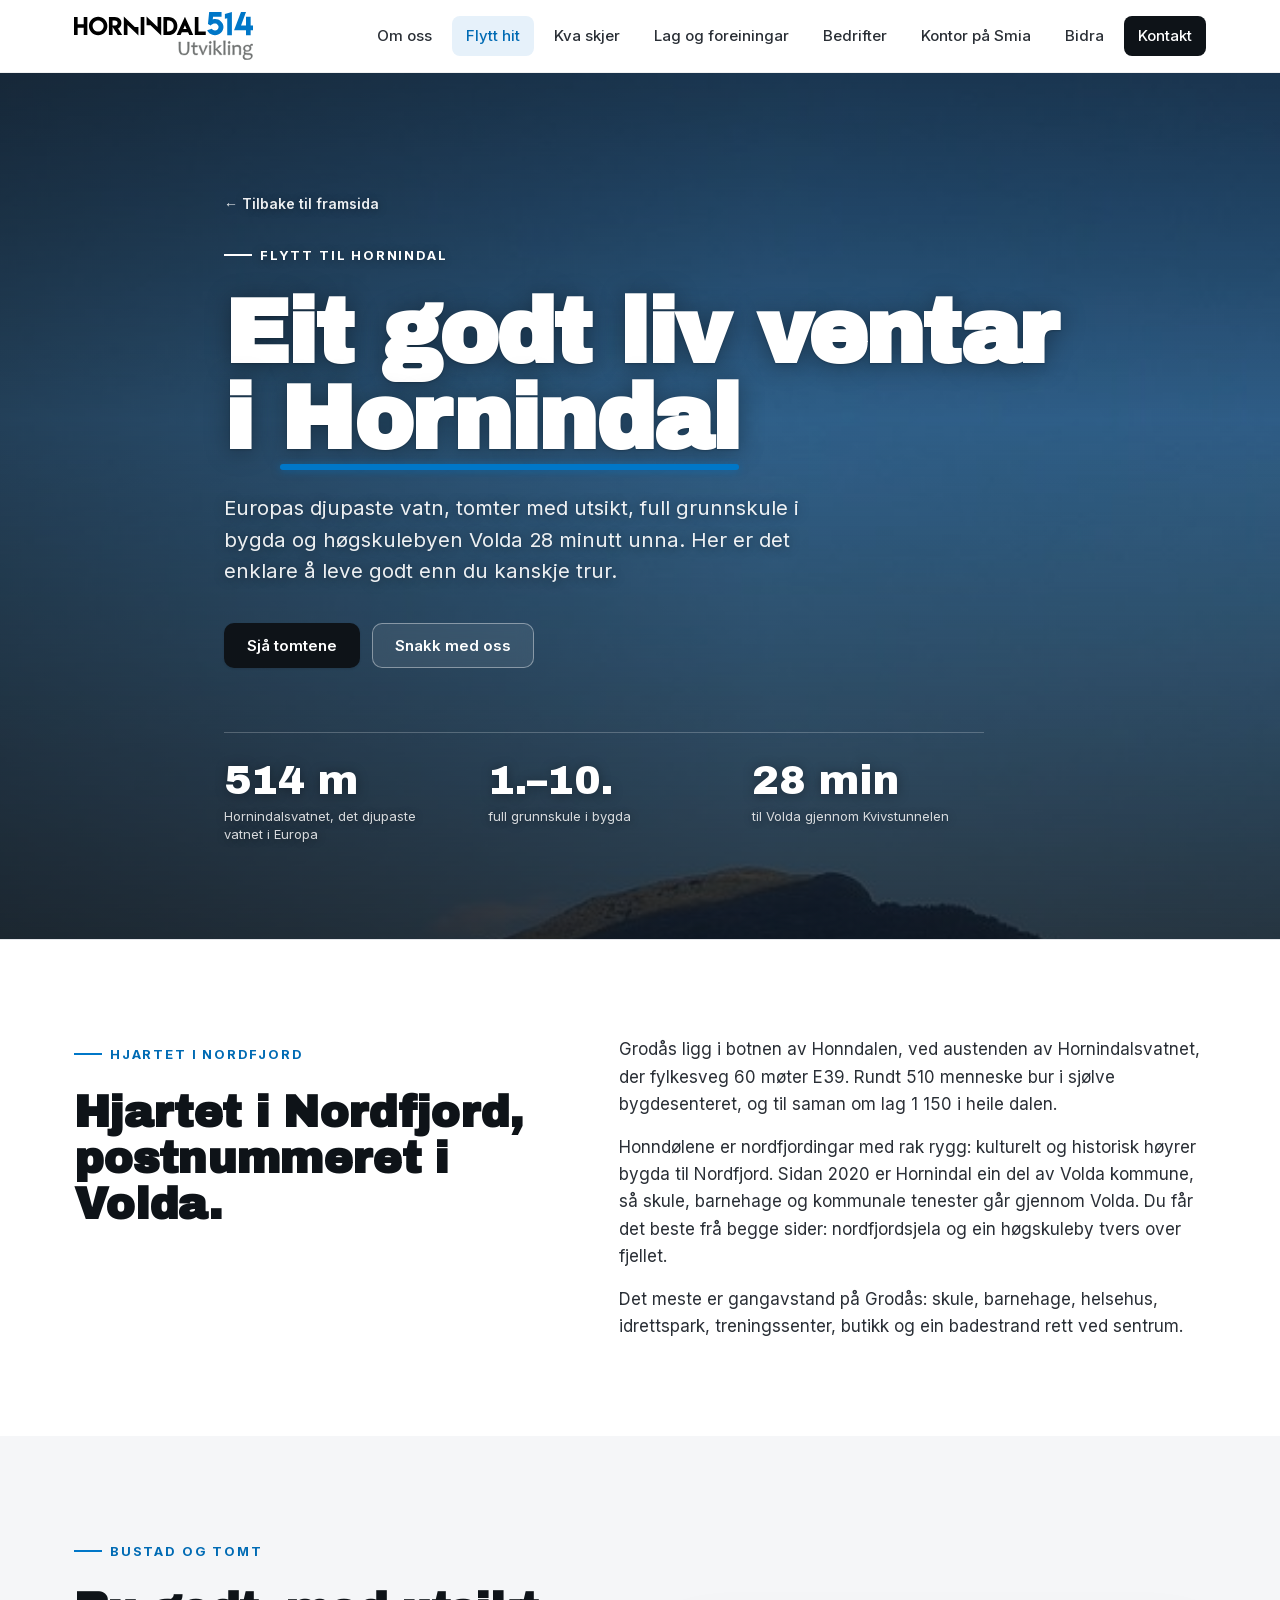
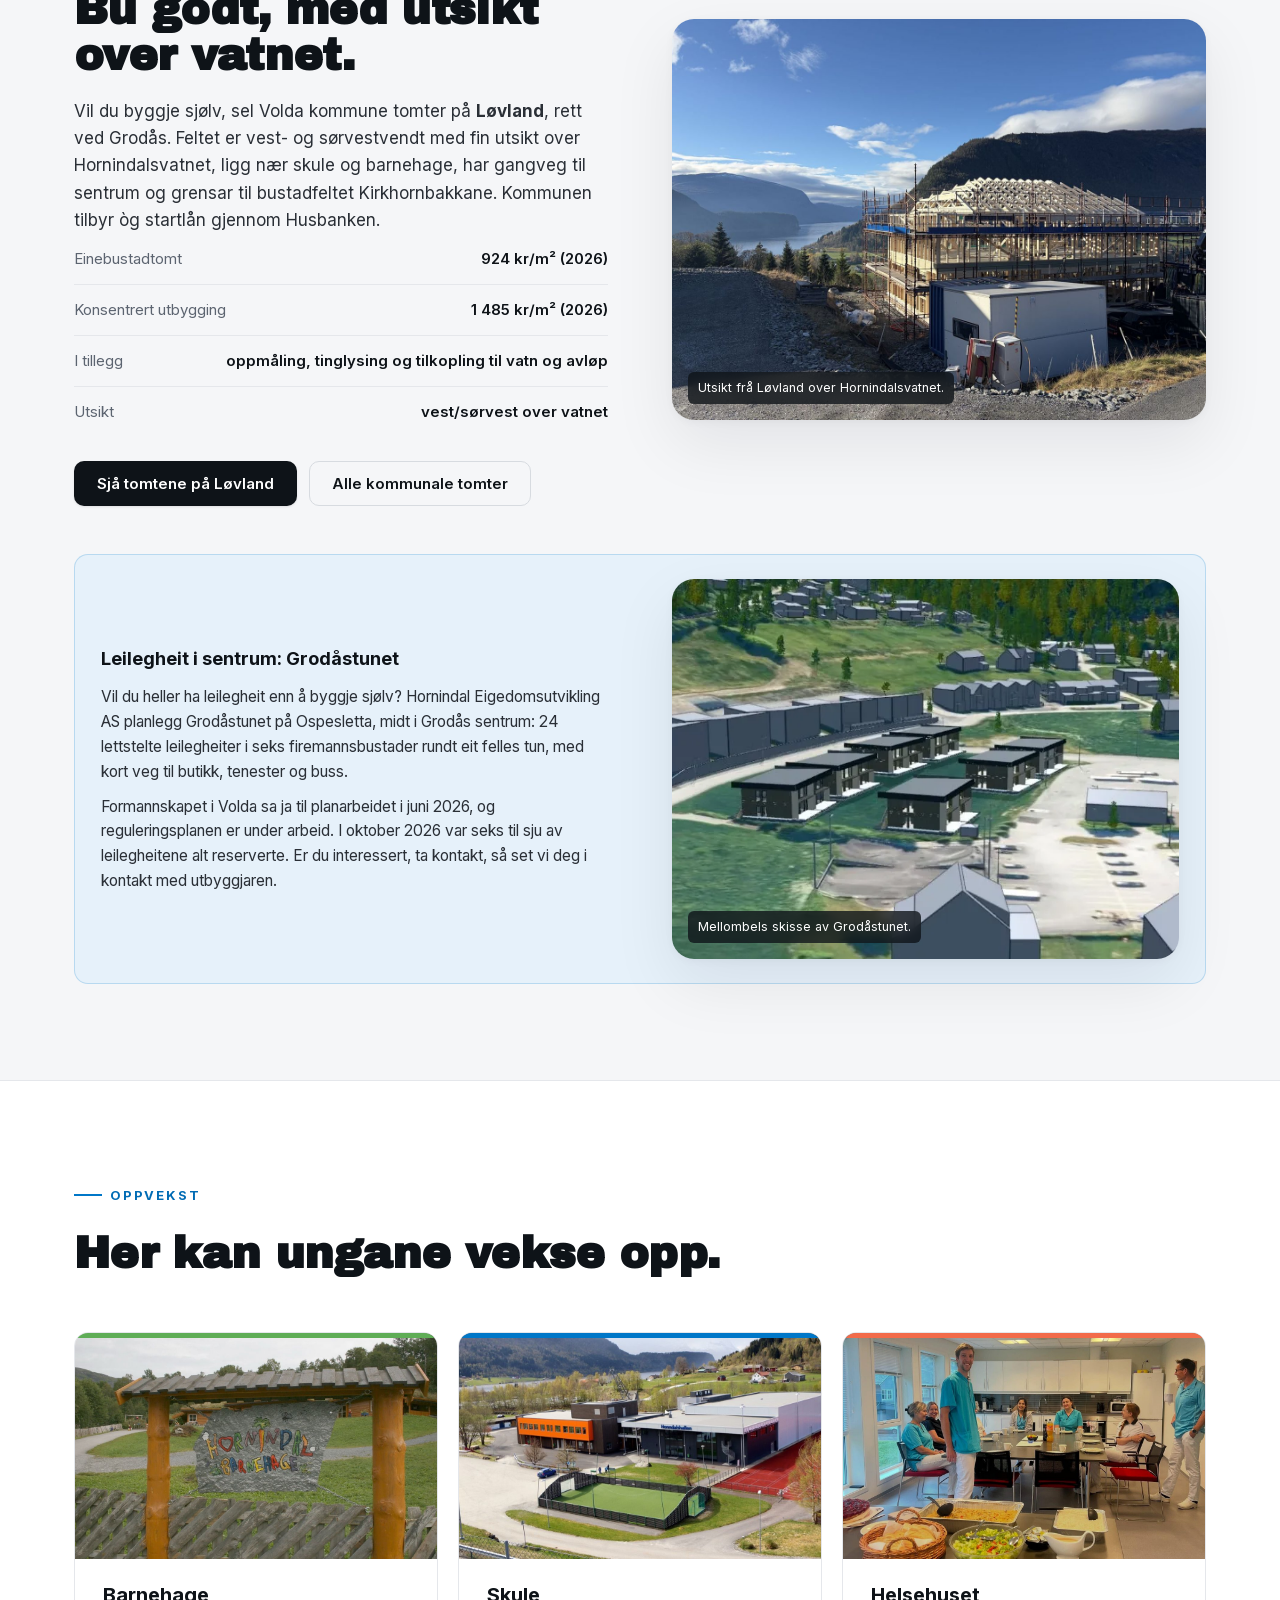
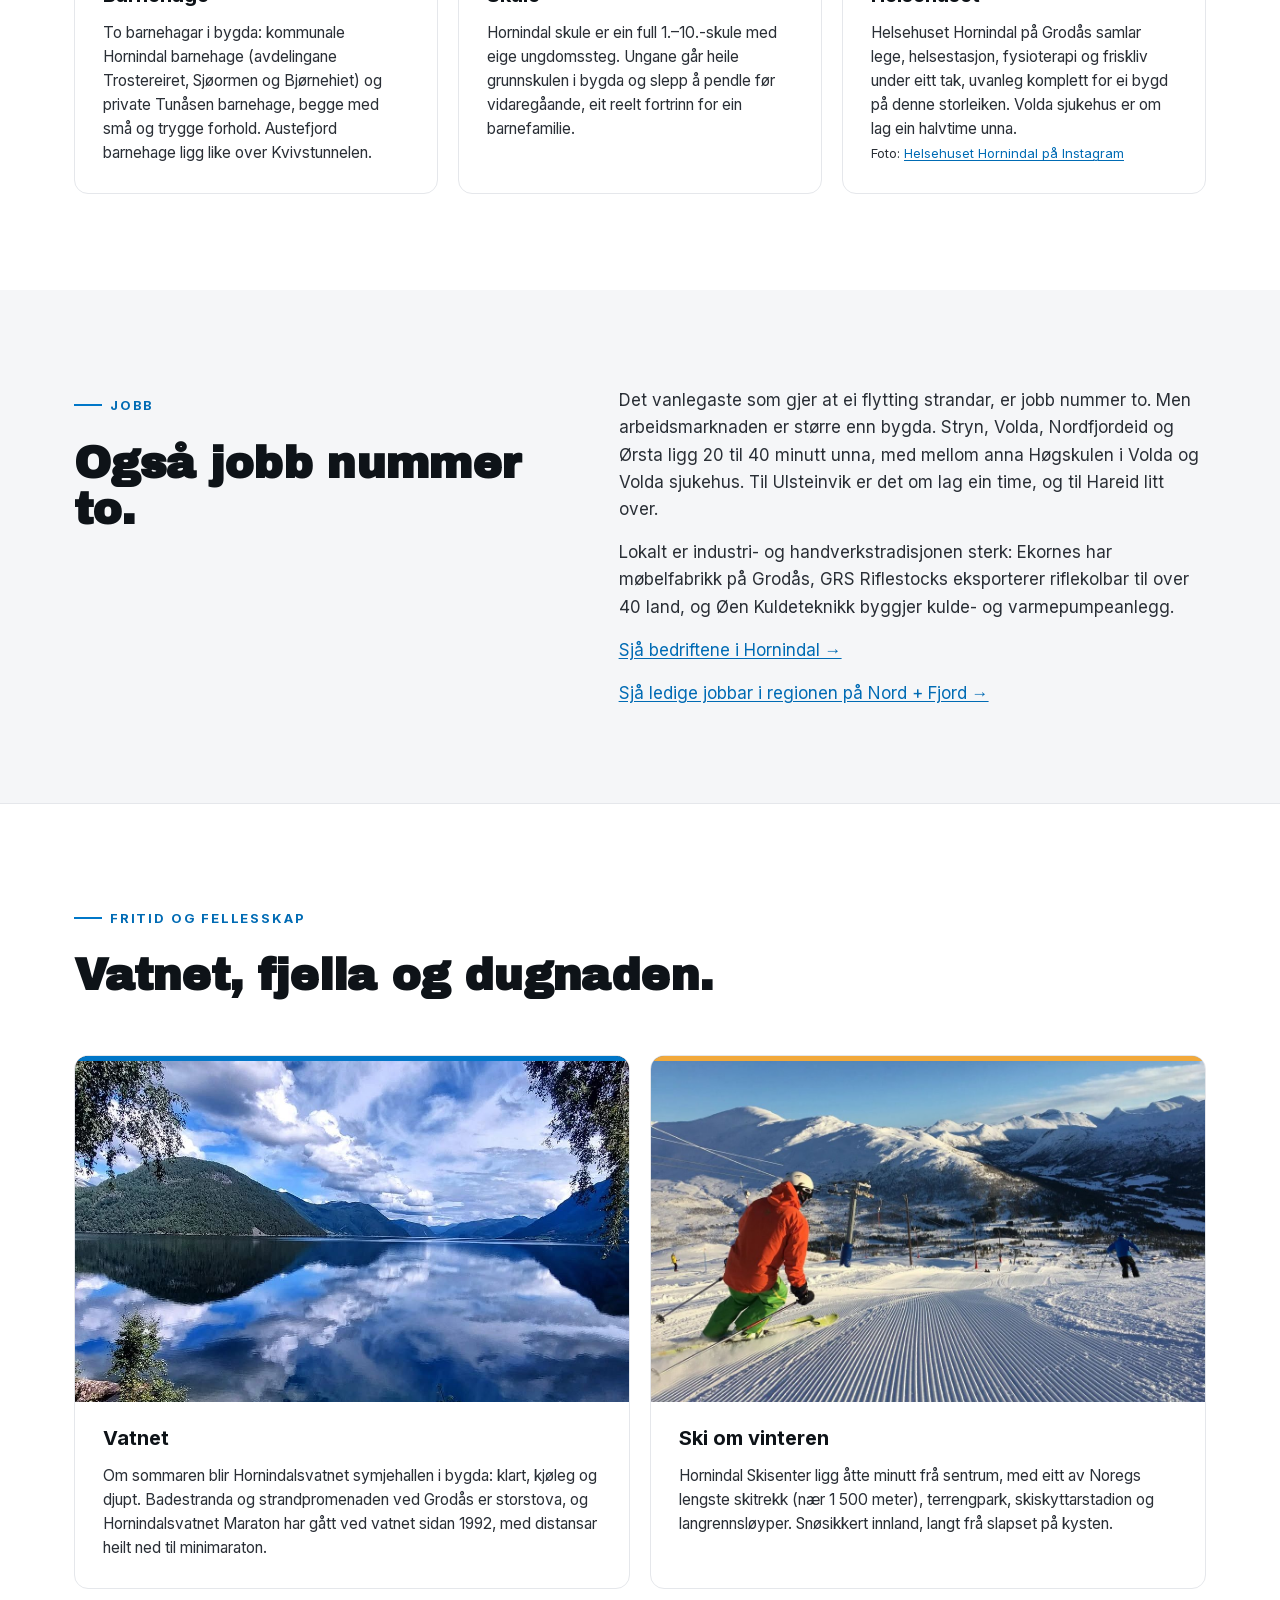
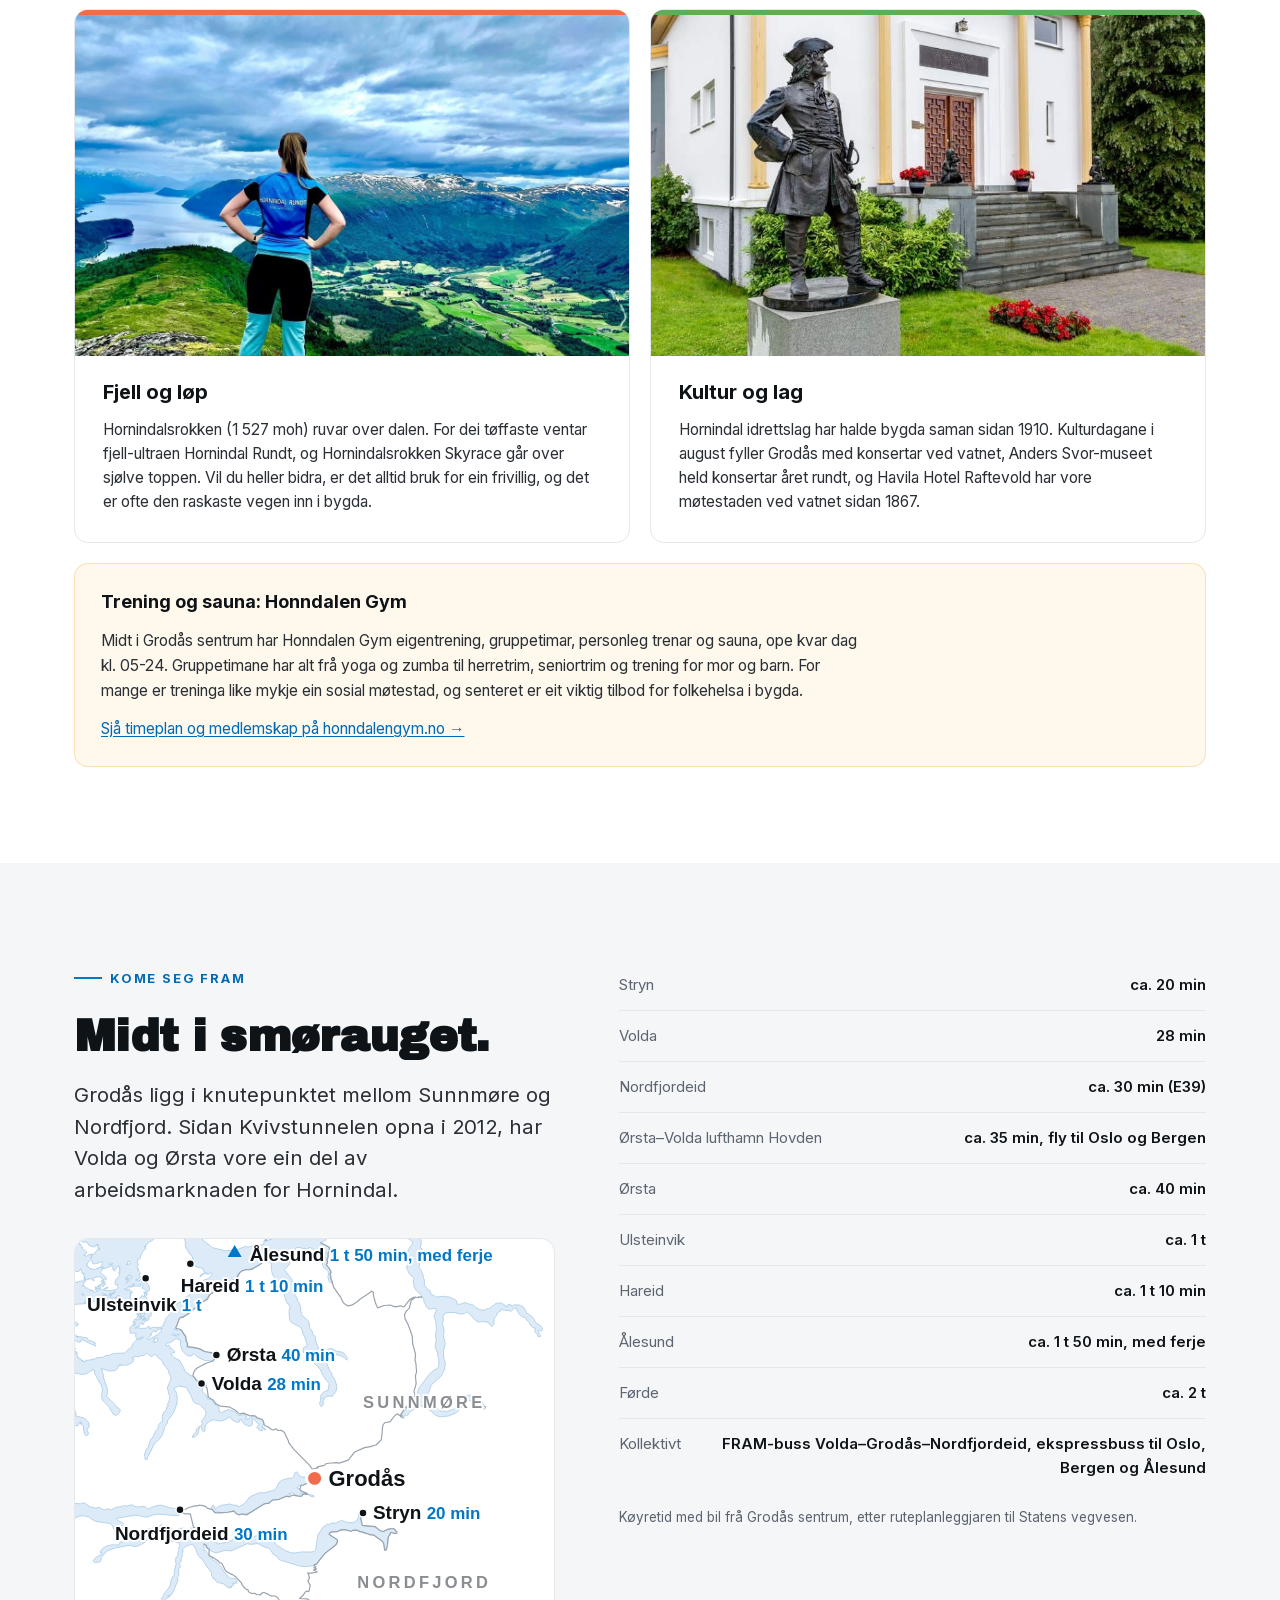
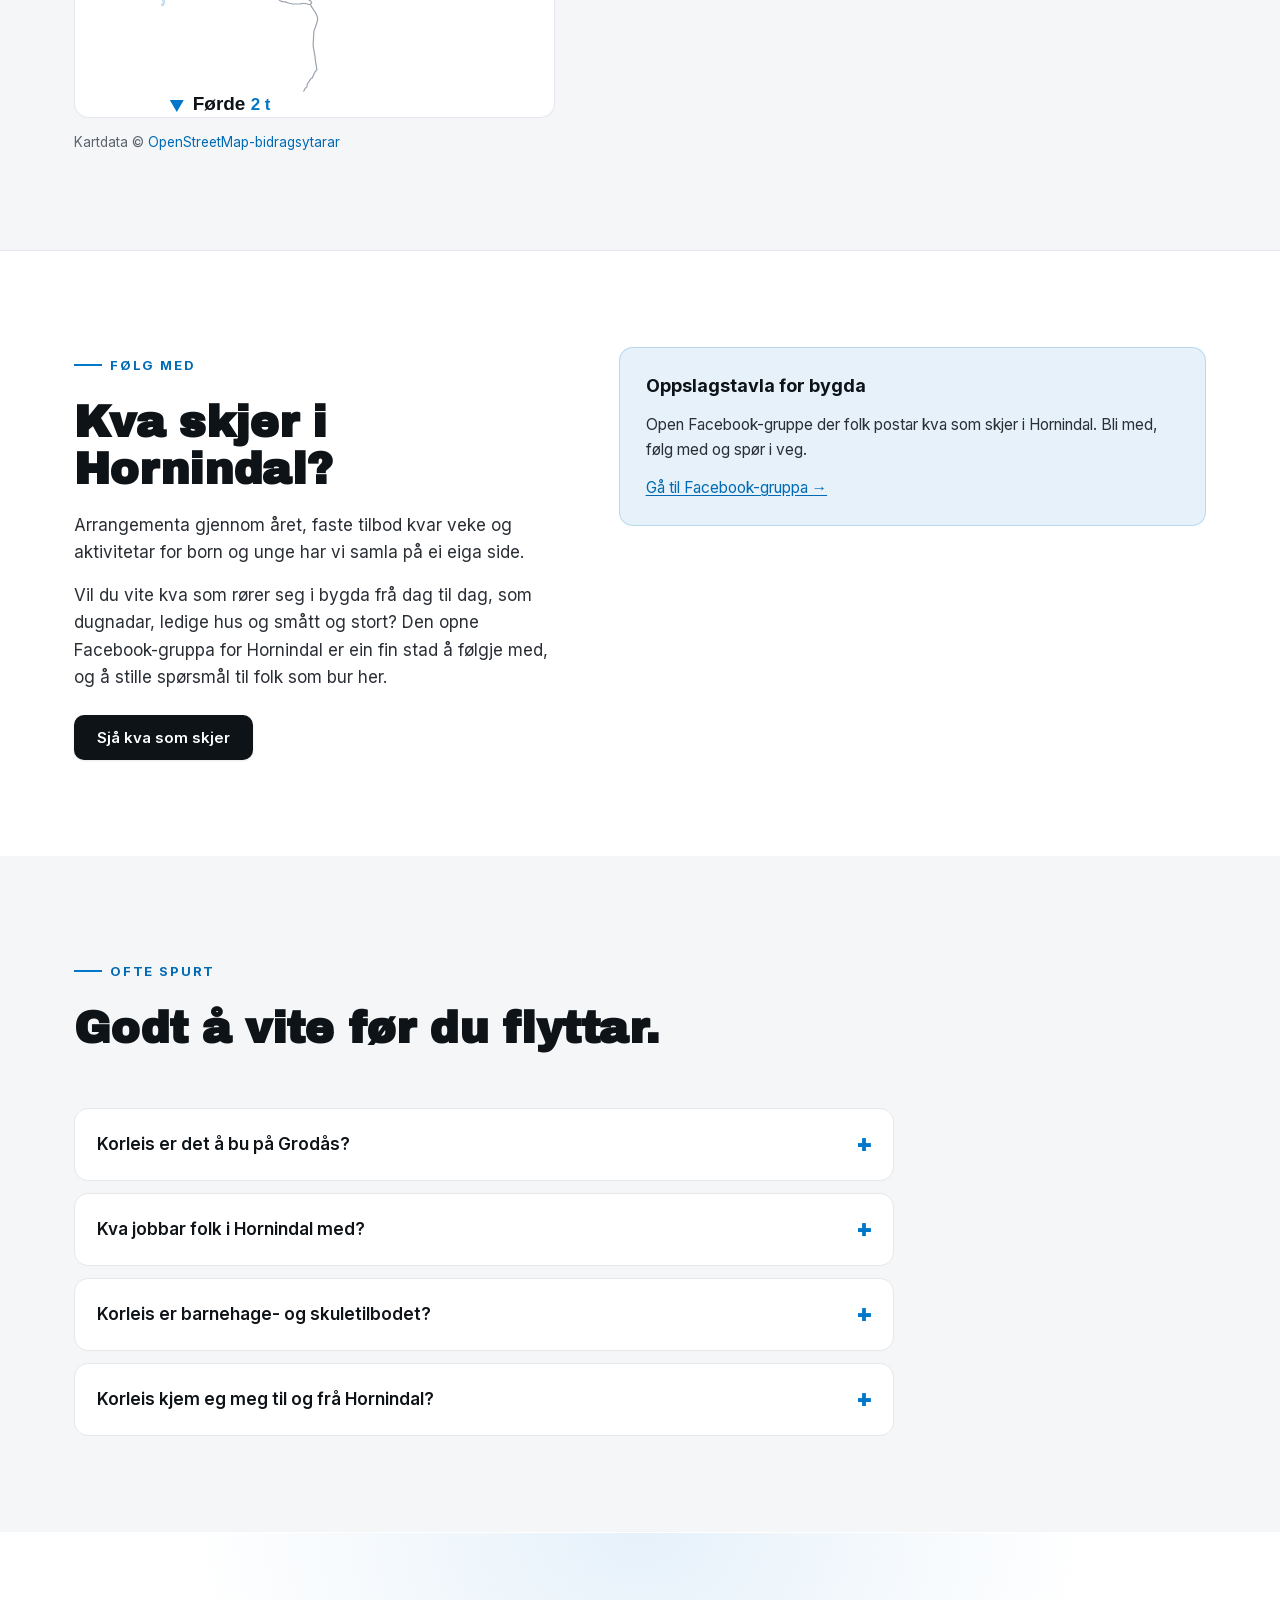
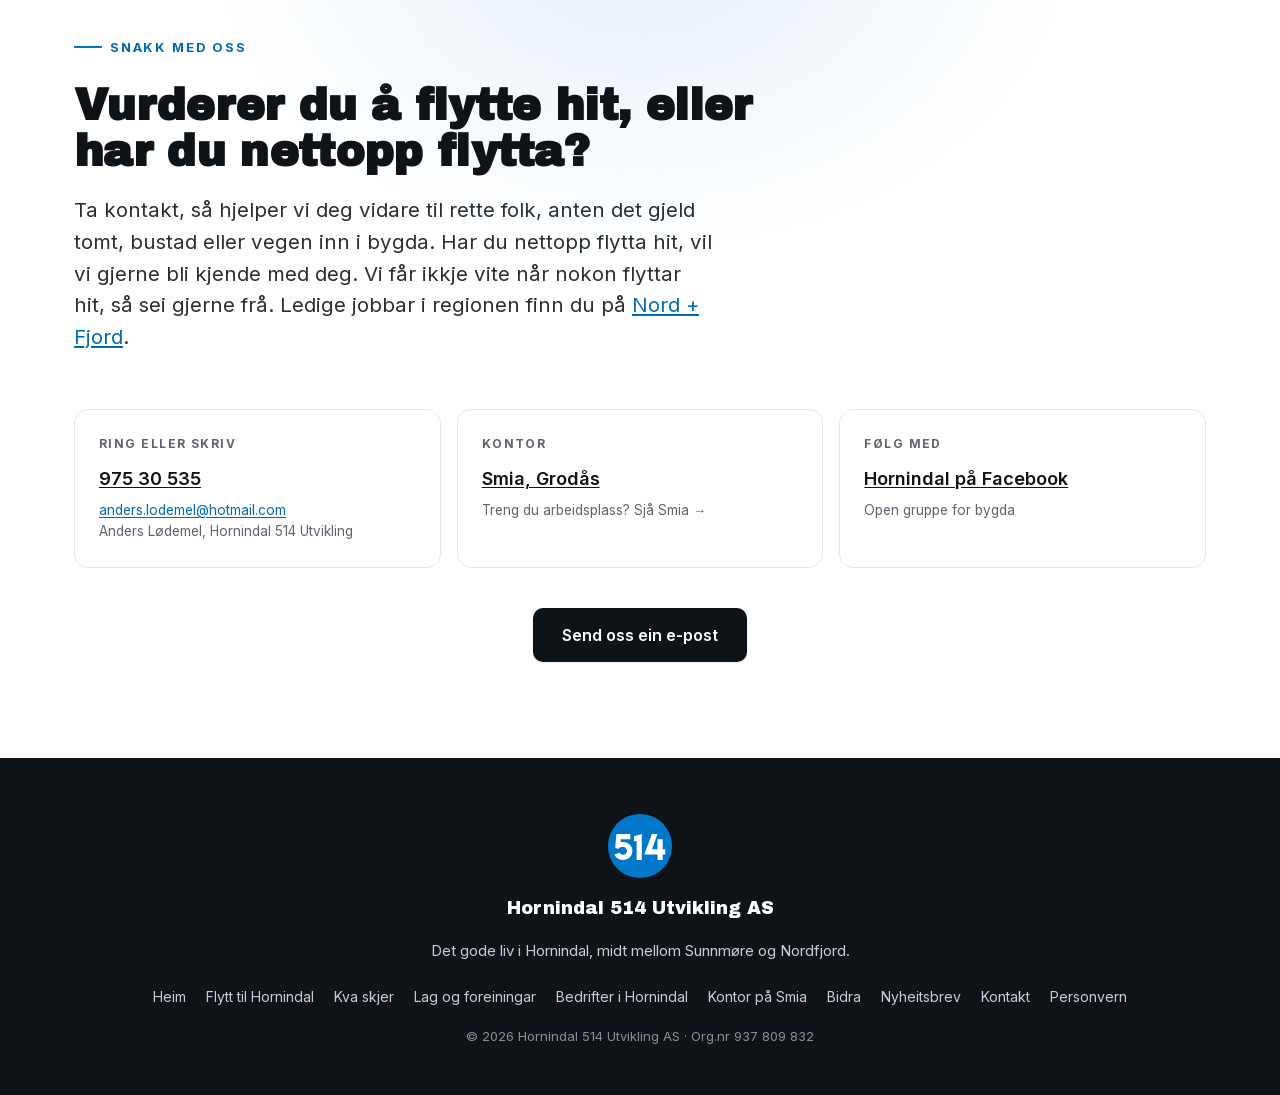
<file: flytt-til-hornindal.html>
<!DOCTYPE html>
<html lang="nn">
<head>
  <meta charset="UTF-8" />
  <meta name="viewport" content="width=device-width, initial-scale=1.0" />
  <title>Flytt til Hornindal | Hornindal 514 Utvikling</title>
  <meta name="description" content="Tomter med utsikt over Europas djupaste vatn, full grunnskule i bygda, helsehus og Volda berre 28 minutt unna. Slik er det å flytte til Hornindal." />
  <meta name="theme-color" content="#0077C8" />

  <link rel="icon" type="image/png" sizes="32x32" href="assets/favicon-32.png" />
  <link rel="icon" type="image/png" sizes="256x256" href="assets/favicon-256.png" />
  <link rel="apple-touch-icon" sizes="180x180" href="assets/apple-touch-icon.png" />
  <link rel="shortcut icon" href="assets/favicon.ico" />

  <meta property="og:title" content="Flytt til Hornindal" />
  <meta property="og:description" content="Bu godt mellom vatn og fjell, med tomter, skule, barnehage og kort veg til både Sunnmøre og Nordfjord." />
  <meta property="og:type" content="website" />
  <meta property="og:image" content="https://hornindal514.no/assets/hero-hornindalsvatnet.jpg" />
  <meta property="og:image:width" content="1920" />
  <meta property="og:image:height" content="1080" />
  <meta property="og:url" content="https://hornindal514.no/flytt-til-hornindal.html" />
  <link rel="canonical" href="https://hornindal514.no/flytt-til-hornindal.html" />

  <link rel="preload" href="assets/fonts/inter-latin.woff2" as="font" type="font/woff2" crossorigin />
  <link rel="preload" href="assets/fonts/archivo-black-latin.woff2" as="font" type="font/woff2" crossorigin />

  <link rel="stylesheet" href="styles.css?v=2" />
</head>
<body>
  <a class="skip-link" href="#hovudinnhald">Hopp til hovudinnhald</a>

  <header class="site-header">
    <div class="container header-inner">
      <a href="index.html" class="brand"><img src="assets/hornindal514-utvikling.svg" alt="Hornindal 514 Utvikling" width="179" height="48" /></a>
      <button class="nav-toggle" aria-expanded="false" aria-controls="hovudmeny" aria-label="Opne meny">
        <span></span><span></span><span></span>
      </button>
      <nav id="hovudmeny" class="site-nav" aria-label="Hovudmeny">
        <a href="index.html#om">Om oss</a>
        <a href="flytt-til-hornindal.html" aria-current="page">Flytt hit</a>
        <a href="kva-skjer.html">Kva skjer</a>
        <a href="frivillig.html">Lag og foreiningar</a>
        <a href="bedrifter.html">Bedrifter</a>
        <a href="smia.html">Kontor på Smia</a>
        <a href="bidra.html">Bidra</a>
        <a href="index.html#kontakt" class="nav-cta">Kontakt</a>
      </nav>
    </div>
  </header>

  <main id="hovudinnhald">

    <p class="notice" id="notis-frukost">
      <strong>Frukostmøte for alle onsdag 2.&nbsp;desember kl.&nbsp;8.30-10 på Smia.</strong>
      <span class="notice-meir">Bli betre kjent med Hornindal 514 Utvikling og med kvarandre, anten du er bonde, tilsett, sjølvstendig eller leiar.</span>
      <a href="mailto:kinehaugen@gmail.com?subject=P%C3%A5melding%20frukostm%C3%B8te%202.%20desember">Meld deg på til Kine</a> ·
      <a href="assets/frukostmote-2-desember.ics">Legg til i kalender</a>
    </p>

    <section class="hero">
      <picture class="hero-bg" aria-hidden="true">
        <source media="(max-width: 700px)" srcset="assets/hero-hornindalsvatnet-mobile.jpg" />
        <img src="assets/hero-hornindalsvatnet.jpg" alt="" loading="eager" fetchpriority="high" />
      </picture>
      <div class="hero-overlay" aria-hidden="true"></div>

      <div class="container hero-inner">
        <a href="index.html" class="page-back">← Tilbake til framsida</a>
        <p class="eyebrow eyebrow-light">Flytt til Hornindal</p>
        <h1>
          <span class="h1-line">Eit godt liv ventar</span>
          <span class="h1-line">i <span class="accent">Hornindal</span></span>
        </h1>
        <p class="lede lede-light">
          Europas djupaste vatn, tomter med utsikt, full grunnskule i bygda
          og høgskulebyen Volda 28 minutt unna. Her er det enklare å leve
          godt enn du kanskje trur.
        </p>
        <div class="hero-actions">
          <a href="#bustad" class="btn btn-primary">Sjå tomtene</a>
          <a href="#kontakt-flytt" class="btn btn-ghost-light">Snakk med oss</a>
        </div>

        <ul class="hero-stats" aria-label="Hornindal i tal">
          <li><span class="num">514 m</span><span class="lbl">Hornindalsvatnet, det djupaste vatnet i Europa</span></li>
          <li><span class="num">1.–10.</span><span class="lbl">full grunnskule i bygda</span></li>
          <li><span class="num">28 min</span><span class="lbl">til Volda gjennom Kvivstunnelen</span></li>
        </ul>
      </div>
    </section>

    <section class="section">
      <div class="container two-col">
        <div>
          <p class="eyebrow">Hjartet i Nordfjord</p>
          <h2>Hjartet i Nordfjord, postnummeret i Volda.</h2>
        </div>
        <div class="prose">
          <p>
            Grodås ligg i botnen av Honndalen, ved austenden av
            Hornindalsvatnet, der fylkesveg 60 møter E39. Rundt 510 menneske
            bur i sjølve bygdesenteret, og til saman om lag 1 150 i heile dalen.
          </p>
          <p>
            Honndølene er nordfjordingar med rak rygg: kulturelt og historisk
            høyrer bygda til Nordfjord. Sidan 2020 er Hornindal ein del av Volda
            kommune, så skule, barnehage og kommunale tenester går gjennom
            Volda. Du får det beste frå begge sider: nordfjordsjela og ein
            høgskuleby tvers over fjellet.
          </p>
          <p>
            Det meste er gangavstand på Grodås: skule, barnehage, helsehus,
            idrettspark, treningssenter, butikk og ein badestrand rett ved
            sentrum.
          </p>
        </div>
      </div>
    </section>

    <section id="bustad" class="section section-alt">
      <div class="container two-col two-col-photo">
        <div>
          <p class="eyebrow">Bustad og tomt</p>
          <h2>Bu godt, med utsikt over vatnet.</h2>
          <div class="rich">
            <p>
              Vil du byggje sjølv, sel Volda kommune tomter på
              <strong>Løvland</strong>, rett ved Grodås. Feltet er vest- og
              sørvestvendt med fin utsikt over Hornindalsvatnet, ligg nær skule
              og barnehage, har gangveg til sentrum og grensar til bustadfeltet
              Kirkhornbakkane. Kommunen tilbyr òg startlån gjennom Husbanken.
            </p>
          </div>
          <dl class="facts">
            <div><dt>Einebustadtomt</dt><dd>924 kr/m² (2026)</dd></div>
            <div><dt>Konsentrert utbygging</dt><dd>1 485 kr/m² (2026)</dd></div>
            <div><dt>I tillegg</dt><dd>oppmåling, tinglysing og tilkopling til vatn og avløp</dd></div>
            <div><dt>Utsikt</dt><dd>vest/sørvest over vatnet</dd></div>
          </dl>
          <div class="hero-actions" style="margin:24px 0 0;">
            <a href="https://www.volda.kommune.no/tenester/bygg-eigedom-og-plan/sal-av-kommunale-bustadtomter/bustadtomter-lovland/" class="btn btn-primary" target="_blank" rel="noopener noreferrer">Sjå tomtene på Løvland</a>
            <a href="https://www.volda.kommune.no/tenester/bygg-eigedom-og-plan/sal-av-kommunale-bustadtomter/" class="btn btn-ghost" target="_blank" rel="noopener noreferrer">Alle kommunale tomter</a>
          </div>
        </div>
        <figure class="photo-frame">
          <img src="assets/lovland.jpg"
               alt="Utsikt frå Løvland over Hornindalsvatnet, med eit nytt bygg under oppføring i framgrunnen."
               loading="lazy" />
          <figcaption>Utsikt frå Løvland over Hornindalsvatnet.</figcaption>
        </figure>
      </div>
      <div class="container">
        <div class="callout bustad-tun two-col two-col-photo">
          <div>
            <h3>Leilegheit i sentrum: Grodåstunet</h3>
            <p>
              Vil du heller ha leilegheit enn å byggje sjølv? Hornindal
              Eigedomsutvikling AS planlegg Grodåstunet på Ospesletta, midt i
              Grodås sentrum: 24 lettstelte leilegheiter i seks firemannsbustader
              rundt eit felles tun, med kort veg til butikk, tenester og buss.
            </p>
            <p>
              Formannskapet i Volda sa ja til planarbeidet i juni 2026, og
              reguleringsplanen er under arbeid. I oktober 2026 var seks til sju
              av leilegheitene alt reserverte. Er du interessert, ta kontakt,
              så set vi deg i kontakt med utbyggjaren.
            </p>
          </div>
          <figure class="photo-frame">
            <img src="assets/grodastunet.webp"
                 alt="Mellombels skisse av Grodåstunet: seks mørke firemannsbustader med flatt tak, teikna inn i ein 3D-modell av Grodås sentrum."
                 loading="lazy" />
            <figcaption>Mellombels skisse av Grodåstunet.</figcaption>
          </figure>
        </div>
      </div>
    </section>

    <section class="section">
      <div class="container">
        <div class="section-head">
          <p class="eyebrow">Oppvekst</p>
          <h2>Her kan ungane vekse opp.</h2>
        </div>
        <div class="cards cards-3">
          <article class="card card-04 card--photo">
            <img class="card-photo" src="assets/hornindal-barnehage.jpg" alt="Det fargerike, handmåla inngangsskiltet til Hornindal barnehage, framfor det trekledde barnehagebygget." loading="lazy" />
            <h3>Barnehage</h3>
            <p>
              To barnehagar i bygda: kommunale Hornindal barnehage
              (avdelingane Trostereiret, Sjøormen og Bjørnehiet) og private
              Tunåsen barnehage, begge med små og trygge forhold. Austefjord
              barnehage ligg like over Kvivstunnelen.
            </p>
          </article>
          <article class="card card-02 card--photo">
            <img class="card-photo" src="assets/hornindal-skule.jpg" alt="Hornindal skule og Honndalshallen på Grodås, med ballbinge og friidrettsbane, og fjell og vatn i bakgrunnen." loading="lazy" />
            <h3>Skule</h3>
            <p>
              Hornindal skule er ein full 1.–10.-skule med eige ungdomssteg.
              Ungane går heile grunnskulen i bygda og slepp å pendle før
              vidaregåande, eit reelt fortrinn for ein barnefamilie.
            </p>
          </article>
          <article class="card card-01 card--photo">
            <img class="card-photo" src="assets/helsehuset.jpg" alt="Tilsette i blå arbeidsklede samla rundt eit langbord på pauserommet på Helsehuset, med mat og kake på bordet framme." loading="lazy" />
            <h3>Helsehuset</h3>
            <p>
              Helsehuset Hornindal på Grodås samlar lege, helsestasjon,
              fysioterapi og friskliv under eitt tak, uvanleg komplett for ei
              bygd på denne storleiken. Volda sjukehus er om lag ein halvtime
              unna.
            </p>
            <p><small>Foto: <a href="https://www.instagram.com/helsehusethornindal/" target="_blank" rel="noopener noreferrer">Helsehuset Hornindal på Instagram</a></small></p>
          </article>
        </div>
      </div>
    </section>

    <section class="section section-alt">
      <div class="container two-col">
        <div>
          <p class="eyebrow">Jobb</p>
          <h2>Også jobb nummer to.</h2>
        </div>
        <div class="prose">
          <p>
            Det vanlegaste som gjer at ei flytting strandar, er jobb nummer to.
            Men arbeidsmarknaden er større enn bygda. Stryn, Volda, Nordfjordeid
            og Ørsta ligg 20 til 40 minutt unna, med mellom anna Høgskulen i
            Volda og Volda sjukehus. Til Ulsteinvik er det om lag ein time, og
            til Hareid litt over.
          </p>
          <p>
            Lokalt er industri- og handverkstradisjonen sterk: Ekornes har
            møbelfabrikk på Grodås, GRS Riflestocks eksporterer riflekolbar
            til over 40 land, og Øen Kuldeteknikk byggjer kulde- og
            varmepumpeanlegg.
          </p>
          <p>
            <a href="bedrifter.html">Sjå bedriftene i Hornindal →</a>
          </p>
          <p>
            <a href="https://www.nordplussfjord.no/jobb-i-nordfjord" target="_blank" rel="noopener noreferrer">Sjå ledige jobbar i regionen på Nord + Fjord →</a>
          </p>
        </div>
      </div>
    </section>

    <section class="section">
      <div class="container">
        <div class="section-head">
          <p class="eyebrow">Fritid og fellesskap</p>
          <h2>Vatnet, fjella og dugnaden.</h2>
        </div>
        <div class="cards">
          <article class="card card-02 card--photo">
            <img class="card-photo" src="assets/hornindalsvatnet.jpg" alt="Hornindalsvatnet ein stille sommardag, med fjell og skyer som speglar seg i det blanke vatnet og raud geitrams i forgrunnen." loading="lazy" />
            <h3>Vatnet</h3>
            <p>
              Om sommaren blir Hornindalsvatnet symjehallen i bygda: klart,
              kjøleg og djupt. Badestranda og strandpromenaden ved Grodås er
              storstova, og Hornindalsvatnet Maraton har gått ved vatnet sidan
              1992, med distansar heilt ned til minimaraton.
            </p>
          </article>
          <article class="card card-03 card--photo">
            <img class="card-photo" src="assets/hornindal-skisenter.jpg" alt="Skikøyrar på nypreparert løype ved Hornindal Skisenter, med snødekte fjell i bakgrunnen." loading="lazy" />
            <h3>Ski om vinteren</h3>
            <p>
              Hornindal Skisenter ligg åtte minutt frå sentrum, med eitt av
              Noregs lengste skitrekk (nær 1 500 meter), terrengpark,
              skiskyttarstadion og langrennsløyper. Snøsikkert innland, langt
              frå slapset på kysten.
            </p>
          </article>
          <article class="card card-01 card--photo">
            <img class="card-photo" src="assets/hornindal-rundt.jpg" alt="Utsikt frå fjelltopp over Hornindalsvatnet og Honndalen, med ein løpar i Hornindal Rundt-trøye som ser utover." loading="lazy" />
            <h3>Fjell og løp</h3>
            <p>
              Hornindalsrokken (1 527 moh) ruvar over dalen. For dei tøffaste
              ventar fjell-ultraen Hornindal Rundt, og Hornindalsrokken Skyrace
              går over sjølve toppen. Vil du heller bidra, er det
              alltid bruk for ein frivillig, og det er ofte den raskaste vegen inn i
              bygda.
            </p>
          </article>
          <article class="card card-04 card--photo">
            <img class="card-photo" src="assets/anders-svor-museet.jpg" alt="Anders Svor-museet: ein bronsestatue framfor det kvite museumsbygget med raude blomar ved trappa." loading="lazy" />
            <h3>Kultur og lag</h3>
            <p>
              Hornindal idrettslag har halde bygda saman sidan 1910. Kulturdagane
              i august fyller Grodås med konsertar ved vatnet, Anders
              Svor-museet held konsertar året rundt, og Havila Hotel Raftevold
              har vore møtestaden ved vatnet sidan 1867.
            </p>
          </article>
        </div>
        <div class="callout callout--warm trening">
          <h3>Trening og sauna: Honndalen Gym</h3>
          <p>
            Midt i Grodås sentrum har Honndalen Gym eigentrening, gruppetimar,
            personleg trenar og sauna, ope kvar dag kl. 05-24. Gruppetimane har
            alt frå yoga og zumba til herretrim, seniortrim og trening for mor
            og barn. For mange er treninga like mykje ein sosial
            møtestad, og senteret er eit viktig tilbod for folkehelsa i bygda.
          </p>
          <p style="margin-top:14px;"><a href="https://www.honndalengym.no/" target="_blank" rel="noopener noreferrer">Sjå timeplan og medlemskap på honndalengym.no →</a></p>
        </div>
      </div>
    </section>

    <section class="section section-alt">
      <div class="container two-col">
        <div>
          <p class="eyebrow">Kome seg fram</p>
          <h2>Midt i smørauget.</h2>
          <p class="lede" style="color:var(--ink-2);">
            Grodås ligg i knutepunktet mellom Sunnmøre og Nordfjord. Sidan
            Kvivstunnelen opna i 2012, har Volda og Ørsta vore ein del av
            arbeidsmarknaden for Hornindal.
          </p>
          <figure class="kart">
            <img src="assets/reisetidskart.svg" width="480" height="480" loading="lazy"
                 alt="Kart der Grodås ligg midt mellom Sunnmøre og Nordfjord, der E39 og riksveg 60 møtest. Køyretidene står i lista." />
            <figcaption class="facts-note">Kartdata © <a href="https://www.openstreetmap.org/copyright" target="_blank" rel="noopener noreferrer">OpenStreetMap-bidragsytarar</a></figcaption>
          </figure>
        </div>
        <div>
          <dl class="facts">
            <div><dt>Stryn</dt><dd>ca. 20 min</dd></div>
            <div><dt>Volda</dt><dd>28 min</dd></div>
            <div><dt>Nordfjordeid</dt><dd>ca. 30 min (E39)</dd></div>
            <div><dt>Ørsta–Volda lufthamn Hovden</dt><dd>ca. 35 min, fly til Oslo og Bergen</dd></div>
            <div><dt>Ørsta</dt><dd>ca. 40 min</dd></div>
            <div><dt>Ulsteinvik</dt><dd>ca. 1 t</dd></div>
            <div><dt>Hareid</dt><dd>ca. 1 t 10 min</dd></div>
            <div><dt>Ålesund</dt><dd>ca. 1 t 50 min, med ferje</dd></div>
            <div><dt>Førde</dt><dd>ca. 2 t</dd></div>
            <div><dt>Kollektivt</dt><dd>FRAM-buss Volda–Grodås–Nordfjordeid, ekspressbuss til Oslo, Bergen og Ålesund</dd></div>
          </dl>
          <p class="facts-note">Køyretid med bil frå Grodås sentrum, etter ruteplanleggjaren til Statens vegvesen.</p>
        </div>
      </div>
    </section>

    <section class="section">
      <div class="container two-col">
        <div>
          <p class="eyebrow">Følg med</p>
          <h2>Kva skjer i Hornindal?</h2>
          <div class="rich">
            <p>
              Arrangementa gjennom året, faste tilbod kvar veke og aktivitetar
              for born og unge har vi samla på ei eiga side.
            </p>
            <p>
              Vil du vite kva som rører seg i bygda frå dag til dag, som
              dugnadar, ledige hus og smått og stort? Den opne Facebook-gruppa
              for Hornindal er ein fin stad å følgje med, og å stille spørsmål
              til folk som bur her.
            </p>
          </div>
          <div class="hero-actions" style="margin:24px 0 0;">
            <a href="kva-skjer.html" class="btn btn-primary">Sjå kva som skjer</a>
          </div>
        </div>
        <div class="callout">
          <h3>Oppslagstavla for bygda</h3>
          <p>Open Facebook-gruppe der folk postar kva som skjer i Hornindal. Bli med, følg med og spør i veg.</p>
          <p style="margin-top:14px;"><a href="https://www.facebook.com/groups/798713742175935" target="_blank" rel="noopener noreferrer">Gå til Facebook-gruppa →</a></p>
        </div>
      </div>
    </section>

    <section class="section section-alt">
      <div class="container">
        <div class="section-head">
          <p class="eyebrow">Ofte spurt</p>
          <h2>Godt å vite før du flyttar.</h2>
        </div>
        <div class="faq">
          <details>
            <summary>Korleis er det å bu på Grodås?</summary>
            <p>
              Grodås er ein liten tettstad (rundt 510 busette) i botnen av
              Honndalen, ved austenden av Hornindalsvatnet. Her finn du skule,
              barnehage, helsehus, idrettspark, treningssenter, det historiske
              Havila Hotel Raftevold (1867), Anders Svor-museet og ein
              badestrand rett ved sentrum. Det meste er gangavstand, og Volda
              med høgskule, sjukehus og kjøpesenter ligg 28 minutt unna.
            </p>
          </details>
          <details>
            <summary>Kva jobbar folk i Hornindal med?</summary>
            <p>
              Tradisjonelt møbel og trevare, mjølkebruk og handverk. I dag er
              Ekornes, med møbelfabrikk på Grodås, og GRS Riflestocks dei mest
              kjende. GRS voks ut av møbelproduksjon og eksporterer no
              riflekolbar til over 40 land, og Øen Kuldeteknikk byggjer kulde-
              og varmepumpeanlegg. Mange pendlar til Volda og Ørsta, der
              Høgskulen i Volda, Volda sjukehus og næringslivet gir ein stor
              arbeidsmarknad. Volda er 28 minutt unna, og Ørsta om lag 40.
            </p>
          </details>
          <details>
            <summary>Korleis er barnehage- og skuletilbodet?</summary>
            <p>
              Hornindal har to barnehagar i bygda og full 1.–10.-skule med
              eige ungdomssteg, så ungane går heile grunnskulen lokalt, og det
              er eit reelt fortrinn. Forholda er små og trygge. Vidaregåande
              reiser dei til, oftast Volda, 28 minutt unna.
            </p>
          </details>
          <details>
            <summary>Korleis kjem eg meg til og frå Hornindal?</summary>
            <p>
              Gjennom Kvivstunnelen (opna 2012) er du i Volda på 28 minutt og
              i Ørsta på om lag 40, og Ørsta–Volda lufthamn Hovden ligg om lag
              35 minutt unna med fly til Oslo og Bergen. Vestover tek E39 deg
              til Nordfjordeid på om lag 30 minutt, og Stryn ligg om lag 20
              minutt unna. FRAM-bussen går Volda–Grodås–Nordfjordeid, og
              ekspressbussane til Oslo, Bergen og Ålesund stoppar på Grodås.
            </p>
          </details>
        </div>
      </div>
    </section>

    <section id="kontakt-flytt" class="section section-contact">
      <div class="container">
        <div class="section-head">
          <p class="eyebrow">Snakk med oss</p>
          <h2>Vurderer du å flytte hit, eller har du nettopp flytta?</h2>
          <p class="lede">
            Ta kontakt, så hjelper vi deg vidare til rette folk, anten det
            gjeld tomt, bustad eller vegen inn i bygda. Har du nettopp flytta
            hit, vil vi gjerne bli kjende med deg. Vi får ikkje vite når nokon
            flyttar hit, så sei gjerne frå. Ledige jobbar i
            regionen finn du på <a href="https://www.nordplussfjord.no/jobb-i-nordfjord" target="_blank" rel="noopener noreferrer">Nord + Fjord</a>.
          </p>
        </div>
        <div class="contact-grid">
          <div class="contact-card">
            <p class="contact-label">Ring eller skriv</p>
            <p class="contact-value"><a href="tel:+4797530535">975 30 535</a></p>
            <p class="contact-meta"><a href="mailto:anders.lodemel@hotmail.com?subject=Flytte%20til%20Hornindal">anders.lodemel@hotmail.com</a><br />Anders Lødemel, Hornindal 514 Utvikling</p>
          </div>
          <div class="contact-card">
            <p class="contact-label">Kontor</p>
            <p class="contact-value"><a href="smia.html">Smia, Grodås</a></p>
            <p class="contact-meta">Treng du arbeidsplass? Sjå Smia →</p>
          </div>
          <div class="contact-card">
            <p class="contact-label">Følg med</p>
            <p class="contact-value"><a href="https://www.facebook.com/groups/798713742175935" target="_blank" rel="noopener noreferrer">Hornindal på Facebook</a></p>
            <p class="contact-meta">Open gruppe for bygda</p>
          </div>
        </div>
        <div class="contact-cta">
          <a class="btn btn-primary btn-lg" href="mailto:anders.lodemel@hotmail.com?subject=Flytte%20til%20Hornindal">Send oss ein e-post</a>
        </div>
      </div>
    </section>

  </main>

  <footer class="site-footer">
    <div class="container footer-inner">
      <img src="assets/hornindal514-emblem.svg" alt="" width="64" height="64" />
      <p class="footer-brand">Hornindal 514 Utvikling AS</p>
      <p class="footer-tag">
        Det gode liv i Hornindal, midt mellom Sunnmøre og Nordfjord.
      </p>
      <ul class="footer-nav">
        <li><a href="index.html">Heim</a></li>
        <li><a href="flytt-til-hornindal.html">Flytt til Hornindal</a></li>
        <li><a href="kva-skjer.html">Kva skjer</a></li>
        <li><a href="frivillig.html">Lag og foreiningar</a></li>
        <li><a href="bedrifter.html">Bedrifter i Hornindal</a></li>
        <li><a href="smia.html">Kontor på Smia</a></li>
        <li><a href="bidra.html">Bidra</a></li>
        <li><a href="index.html#nyheitsbrev">Nyheitsbrev</a></li>
        <li><a href="index.html#kontakt">Kontakt</a></li>
        <li><a href="personvern.html">Personvern</a></li>
      </ul>
      <p class="footer-meta">
        © <span id="year">2026</span> Hornindal 514 Utvikling AS · Org.nr&nbsp;937&nbsp;809&nbsp;832
      </p>
    </div>
  </footer>

  <script>
    document.getElementById('year').textContent = new Date().getFullYear();
    // Notisen om frukostmøtet forsvinn av seg sjølv etter 2. desember.
    var notis = document.getElementById('notis-frukost');
    if (notis && new Date() >= new Date('2026-12-03')) notis.remove();
    (function () {
      var t = document.querySelector('.nav-toggle');
      var n = document.getElementById('hovudmeny');
      function setMeny(open) {
        n.classList.toggle('open', open);
        t.setAttribute('aria-expanded', open ? 'true' : 'false');
        t.setAttribute('aria-label', open ? 'Lukk meny' : 'Opne meny');
      }
      if (t && n) {
        t.addEventListener('click', function () { setMeny(!n.classList.contains('open')); });
        n.addEventListener('click', function (e) { if (e.target.closest('a')) setMeny(false); });
        n.addEventListener('focusout', function (e) {
          if (!n.contains(e.relatedTarget) && e.relatedTarget !== t) setMeny(false);
        });
        document.addEventListener('keydown', function (e) {
          if (e.key === 'Escape' && n.classList.contains('open')) { setMeny(false); t.focus(); }
        });
      }
    })();
  </script>
</body>
</html>
</file>
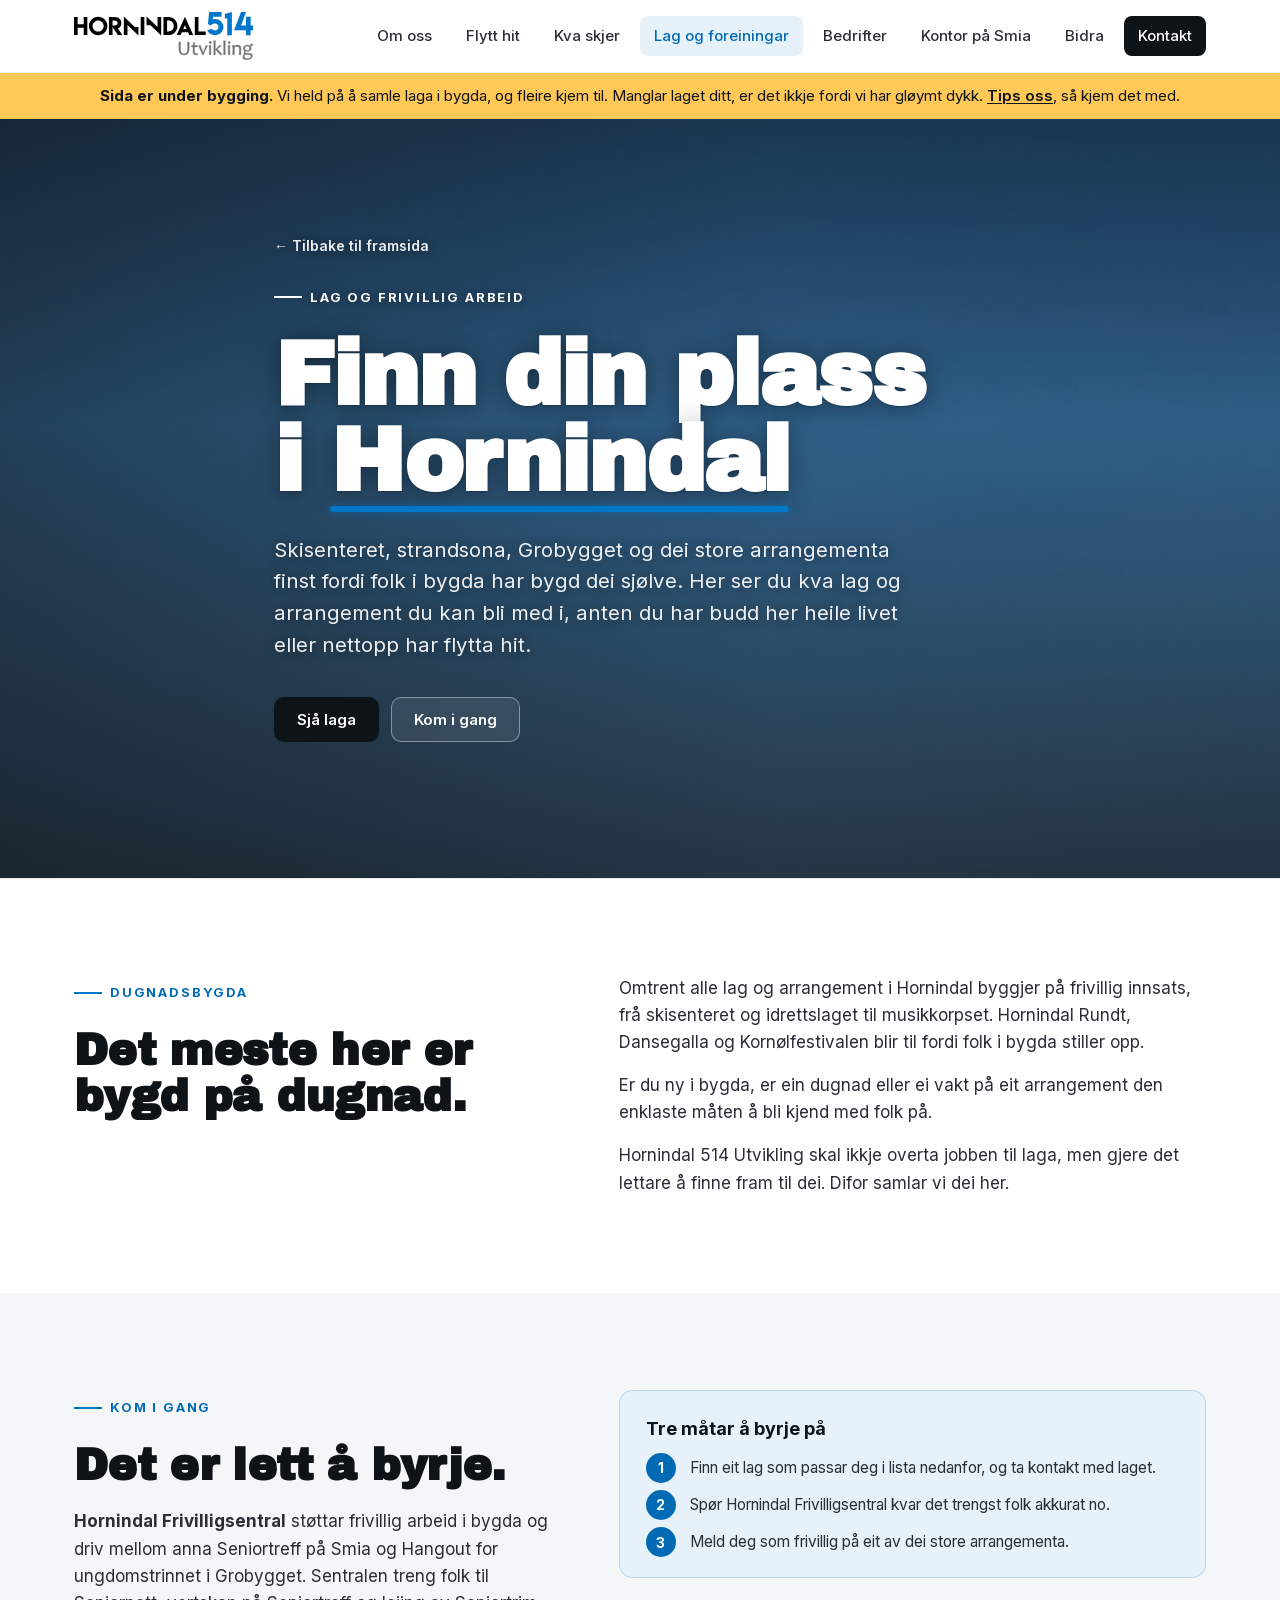
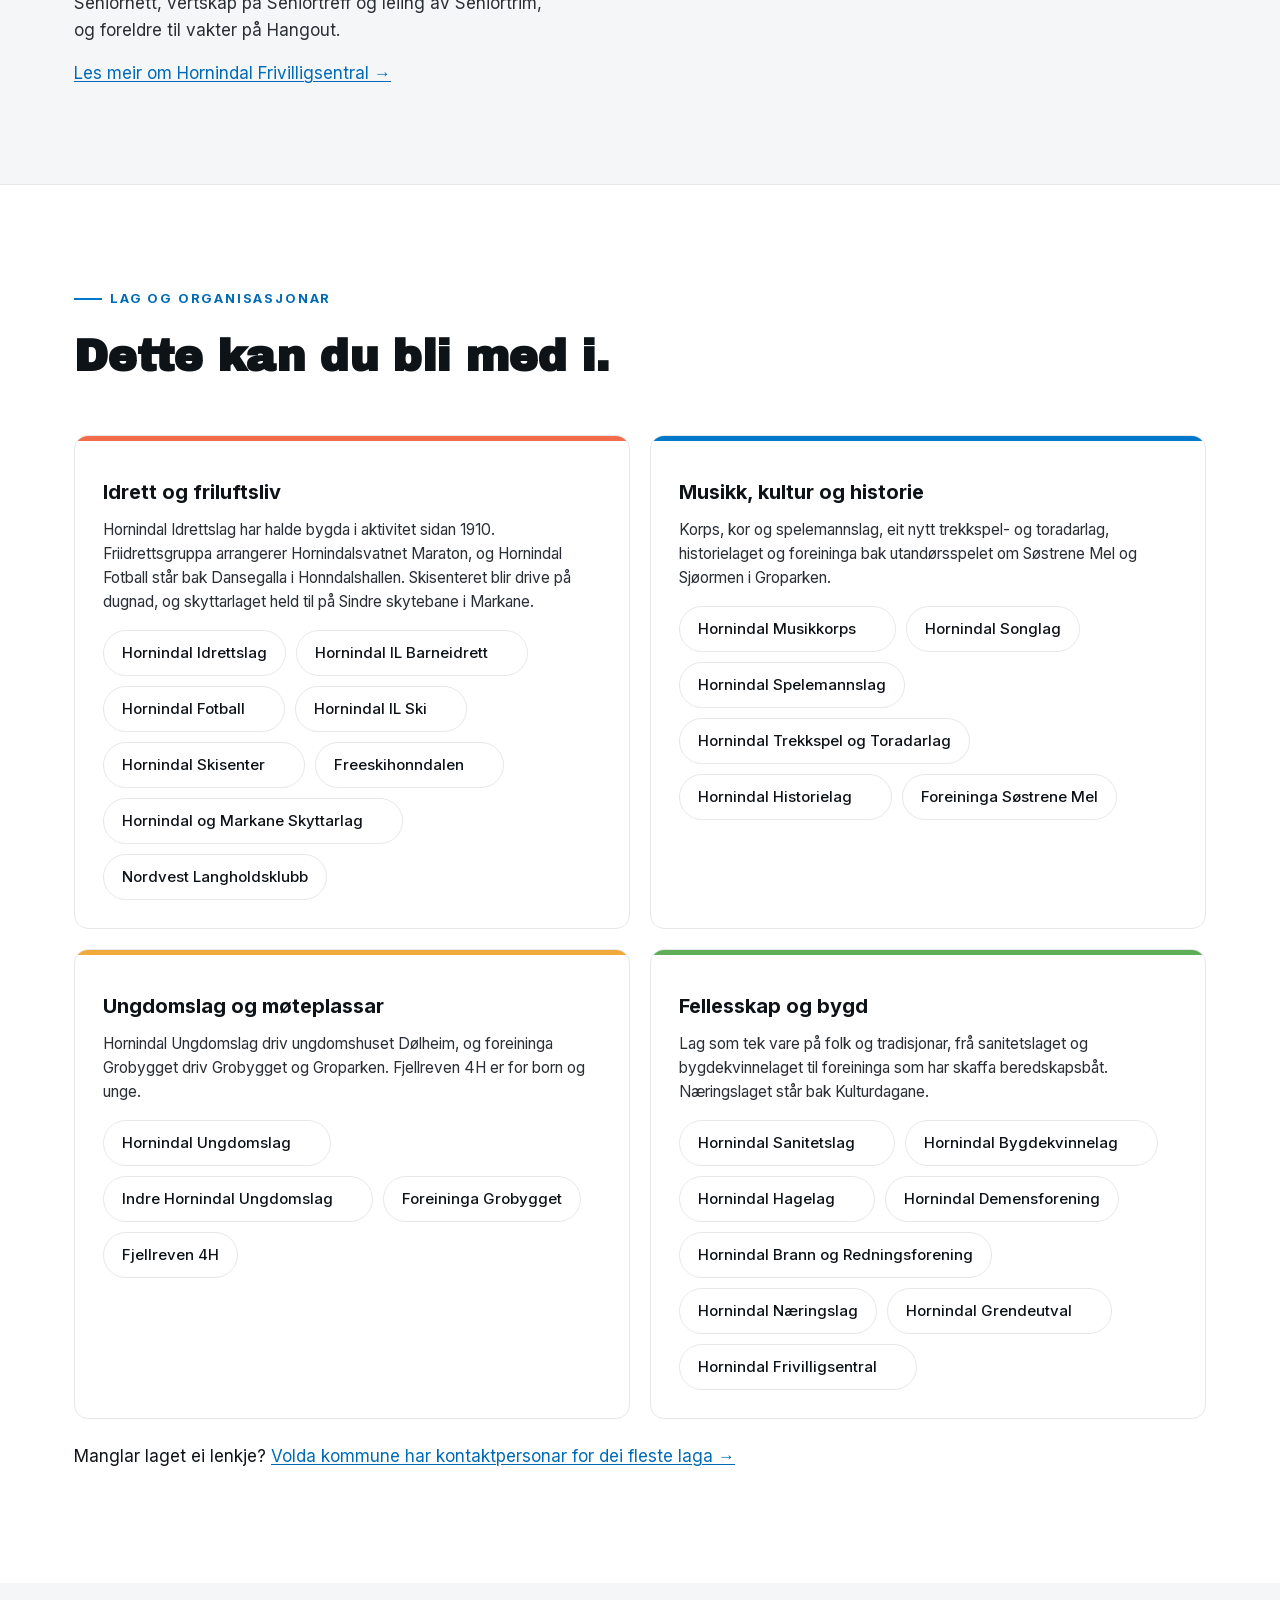
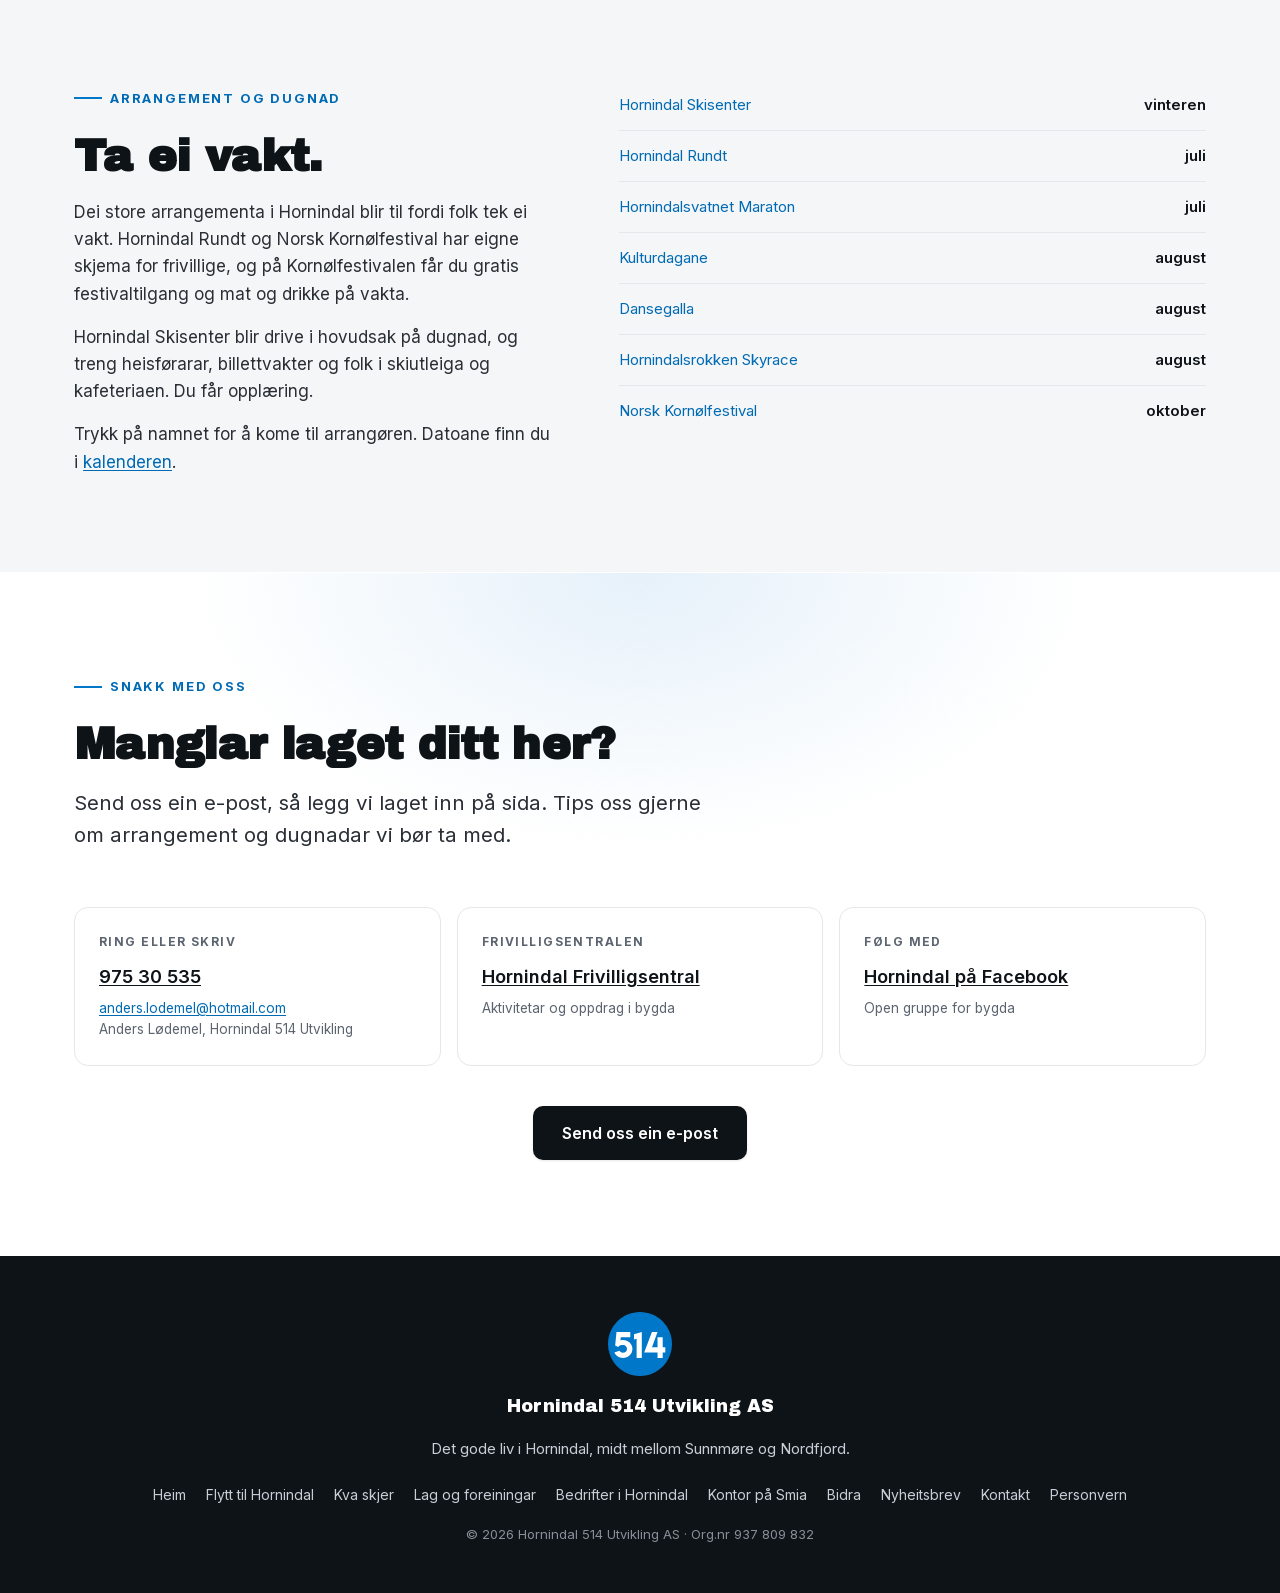
<file: frivillig.html>
<!DOCTYPE html>
<html lang="nn">
<head>
  <meta charset="UTF-8" />
  <meta name="viewport" content="width=device-width, initial-scale=1.0" />
  <title>Lag og frivillig arbeid i Hornindal | Hornindal 514 Utvikling</title>
  <meta name="description" content="Nesten alt som skjer i Hornindal, byggjer på dugnad. Sjå kva lag, organisasjonar og arrangement du kan bli med i, og korleis du kjem i gang." />
  <meta name="theme-color" content="#0077C8" />

  <link rel="icon" type="image/png" sizes="32x32" href="assets/favicon-32.png" />
  <link rel="icon" type="image/png" sizes="256x256" href="assets/favicon-256.png" />
  <link rel="apple-touch-icon" sizes="180x180" href="assets/apple-touch-icon.png" />
  <link rel="shortcut icon" href="assets/favicon.ico" />

  <meta property="og:title" content="Lag og frivillig arbeid i Hornindal" />
  <meta property="og:description" content="Finn din plass i bygda: lag, organisasjonar og arrangement som treng folk." />
  <meta property="og:type" content="website" />
  <meta property="og:image" content="https://hornindal514.no/assets/hero-hornindalsvatnet.jpg" />
  <meta property="og:image:width" content="1920" />
  <meta property="og:image:height" content="1080" />
  <meta property="og:url" content="https://hornindal514.no/frivillig.html" />
  <link rel="canonical" href="https://hornindal514.no/frivillig.html" />

  <link rel="preload" href="assets/fonts/inter-latin.woff2" as="font" type="font/woff2" crossorigin />
  <link rel="preload" href="assets/fonts/archivo-black-latin.woff2" as="font" type="font/woff2" crossorigin />

  <link rel="stylesheet" href="styles.css?v=2" />
</head>
<body>
  <a class="skip-link" href="#hovudinnhald">Hopp til hovudinnhald</a>

  <header class="site-header">
    <div class="container header-inner">
      <a href="index.html" class="brand"><img src="assets/hornindal514-utvikling.svg" alt="Hornindal 514 Utvikling" width="179" height="48" /></a>
      <button class="nav-toggle" aria-expanded="false" aria-controls="hovudmeny" aria-label="Opne meny">
        <span></span><span></span><span></span>
      </button>
      <nav id="hovudmeny" class="site-nav" aria-label="Hovudmeny">
        <a href="index.html#om">Om oss</a>
        <a href="flytt-til-hornindal.html">Flytt hit</a>
        <a href="kva-skjer.html">Kva skjer</a>
        <a href="frivillig.html" aria-current="page">Lag og foreiningar</a>
        <a href="bedrifter.html">Bedrifter</a>
        <a href="smia.html">Kontor på Smia</a>
        <a href="bidra.html">Bidra</a>
        <a href="index.html#kontakt" class="nav-cta">Kontakt</a>
      </nav>
    </div>
  </header>

  <main id="hovudinnhald">

    <p class="notice" id="notis-frukost">
      <strong>Frukostmøte for alle onsdag 2.&nbsp;desember kl.&nbsp;8.30-10 på Smia.</strong>
      <span class="notice-meir">Bli betre kjent med Hornindal 514 Utvikling og med kvarandre, anten du er bonde, tilsett, sjølvstendig eller leiar.</span>
      <a href="mailto:kinehaugen@gmail.com?subject=P%C3%A5melding%20frukostm%C3%B8te%202.%20desember">Meld deg på til Kine</a> ·
      <a href="assets/frukostmote-2-desember.ics">Legg til i kalender</a>
    </p>

    <p class="notice">
      <strong>Sida er under bygging.</strong> Vi held på å samle laga i bygda, og fleire kjem til.
      Manglar laget ditt, er det ikkje fordi vi har gløymt dykk. <a href="#kontakt-frivillig" style="color:inherit;text-decoration:underline;">Tips oss</a>, så kjem det med.
    </p>

    <section class="hero hero-compact">
      <picture class="hero-bg" aria-hidden="true">
        <source media="(max-width: 700px)" srcset="assets/hero-hornindalsvatnet-mobile.jpg" />
        <img src="assets/hero-hornindalsvatnet.jpg" alt="" loading="eager" fetchpriority="high" />
      </picture>
      <div class="hero-overlay" aria-hidden="true"></div>

      <div class="container hero-inner">
        <a href="index.html" class="page-back">← Tilbake til framsida</a>
        <p class="eyebrow eyebrow-light">Lag og frivillig arbeid</p>
        <h1>
          <span class="h1-line">Finn din plass</span>
          <span class="h1-line">i <span class="accent">Hornindal</span></span>
        </h1>
        <p class="lede lede-light">
          Skisenteret, strandsona, Grobygget og dei store arrangementa finst
          fordi folk i bygda har bygd dei sjølve. Her ser du kva lag og
          arrangement du kan bli med i, anten du har budd her heile livet
          eller nettopp har flytta hit.
        </p>
        <div class="hero-actions">
          <a href="#lag" class="btn btn-primary">Sjå laga</a>
          <a href="#kom-i-gang" class="btn btn-ghost-light">Kom i gang</a>
        </div>
      </div>
    </section>

    <section class="section">
      <div class="container two-col">
        <div>
          <p class="eyebrow">Dugnadsbygda</p>
          <h2>Det meste her er bygd på dugnad.</h2>
        </div>
        <div class="prose">
          <p>
            Omtrent alle lag og arrangement i Hornindal byggjer på frivillig
            innsats, frå skisenteret og idrettslaget til musikkorpset. Hornindal
            Rundt, Dansegalla og Kornølfestivalen blir til fordi folk i bygda
            stiller opp.
          </p>
          <p>
            Er du ny i bygda, er ein dugnad eller ei vakt på eit arrangement
            den enklaste måten å bli kjend med folk på.
          </p>
          <p>
            Hornindal 514 Utvikling skal ikkje overta jobben til laga, men gjere
            det lettare å finne fram til dei. Difor samlar vi dei her.
          </p>
        </div>
      </div>
    </section>

    <section id="kom-i-gang" class="section section-alt">
      <div class="container two-col">
        <div>
          <p class="eyebrow">Kom i gang</p>
          <h2>Det er lett å byrje.</h2>
          <div class="rich">
            <p>
              <strong>Hornindal Frivilligsentral</strong> støttar frivillig
              arbeid i bygda og driv mellom anna Seniortreff på Smia og
              Hangout for ungdomstrinnet i Grobygget. Sentralen treng folk til
              Seniornett, vertskap på Seniortreff og leiing av Seniortrim, og
              foreldre til vakter på Hangout.
            </p>
            <p>
              <a href="https://www.volda.kommune.no/frivilligsentral/hornindal-frivilligsentral/" target="_blank" rel="noopener noreferrer">Les meir om Hornindal Frivilligsentral →</a>
            </p>
          </div>
        </div>
        <div class="callout">
          <h3>Tre måtar å byrje på</h3>
          <ol class="steps">
            <li>Finn eit lag som passar deg i lista nedanfor, og ta kontakt med laget.</li>
            <li>Spør Hornindal Frivilligsentral kvar det trengst folk akkurat no.</li>
            <li>Meld deg som frivillig på eit av dei store arrangementa.</li>
          </ol>
        </div>
      </div>
    </section>

    <section id="lag" class="section">
      <div class="container">
        <div class="section-head">
          <p class="eyebrow">Lag og organisasjonar</p>
          <h2>Dette kan du bli med i.</h2>
        </div>
        <div class="cards">
          <article class="card card-01">
            <h3>Idrett og friluftsliv</h3>
            <p>
              Hornindal Idrettslag har halde bygda i aktivitet sidan 1910.
              Friidrettsgruppa arrangerer Hornindalsvatnet Maraton, og
              Hornindal Fotball står bak Dansegalla i Honndalshallen.
              Skisenteret blir drive på dugnad, og skyttarlaget held til på
              Sindre skytebane i Markane.
            </p>
            <ul class="partners" style="margin:16px 0 0;">
              <li>Hornindal Idrettslag</li>
              <li><a href="https://www.facebook.com/groups/948729213597424" target="_blank" rel="noopener noreferrer">Hornindal IL Barneidrett</a></li>
              <li><a href="https://www.hornindal-fotball.no/" target="_blank" rel="noopener noreferrer">Hornindal Fotball</a></li>
              <li><a href="https://www.facebook.com/profile.php?id=100066916784223" target="_blank" rel="noopener noreferrer">Hornindal IL Ski</a></li>
              <li><a href="https://hornindalski.no/frivillig/" target="_blank" rel="noopener noreferrer">Hornindal Skisenter</a></li>
              <li><a href="https://www.instagram.com/freeskihonndalen/" target="_blank" rel="noopener noreferrer">Freeskihonndalen</a></li>
              <li><a href="https://www.facebook.com/groups/1803737939878610" target="_blank" rel="noopener noreferrer">Hornindal og Markane Skyttarlag</a></li>
              <li>Nordvest Langholdsklubb</li>
            </ul>
          </article>
          <article class="card card-02">
            <h3>Musikk, kultur og historie</h3>
            <p>
              Korps, kor og spelemannslag, eit nytt trekkspel- og toradarlag,
              historielaget og foreininga bak utandørsspelet om Søstrene Mel og
              Sjøormen i Groparken.
            </p>
            <ul class="partners" style="margin:16px 0 0;">
              <li><a href="https://www.facebook.com/p/Hornindal-musikkorps-100067968147082/" target="_blank" rel="noopener noreferrer">Hornindal Musikkorps</a></li>
              <li>Hornindal Songlag</li>
              <li>Hornindal Spelemannslag</li>
              <li>Hornindal Trekkspel og Toradarlag</li>
              <li><a href="https://lokalhistoriewiki.no/wiki/Hornindal_historielag" target="_blank" rel="noopener noreferrer">Hornindal Historielag</a></li>
              <li>Foreininga Søstrene Mel</li>
            </ul>
          </article>
          <article class="card card-03">
            <h3>Ungdomslag og møteplassar</h3>
            <p>
              Hornindal Ungdomslag driv ungdomshuset Dølheim, og foreininga
              Grobygget driv Grobygget og Groparken. Fjellreven 4H er for born
              og unge.
            </p>
            <ul class="partners" style="margin:16px 0 0;">
              <li><a href="https://www.facebook.com/p/Hornindal-Ungdomslag-D%C3%B8lheim-100064546547806/" target="_blank" rel="noopener noreferrer">Hornindal Ungdomslag</a></li>
              <li><a href="https://www.ungdomslag.no/lag/indre-hornindal" target="_blank" rel="noopener noreferrer">Indre Hornindal Ungdomslag</a></li>
              <li>Foreininga Grobygget</li>
              <li>Fjellreven 4H</li>
            </ul>
          </article>
          <article class="card card-04">
            <h3>Fellesskap og bygd</h3>
            <p>
              Lag som tek vare på folk og tradisjonar, frå sanitetslaget og
              bygdekvinnelaget til foreininga som har skaffa beredskapsbåt.
              Næringslaget står bak Kulturdagane.
            </p>
            <ul class="partners" style="margin:16px 0 0;">
              <li><a href="https://sanitetskvinnene.no/lokalforening/hornindal-sanitetslag" target="_blank" rel="noopener noreferrer">Hornindal Sanitetslag</a></li>
              <li><a href="https://bygdekvinnelaget.no/lokallag/hornindal-bygdekvinnelag" target="_blank" rel="noopener noreferrer">Hornindal Bygdekvinnelag</a></li>
              <li><a href="https://bakhagen.hageselskapet.no/sognogfjordane/hornindal/" target="_blank" rel="noopener noreferrer">Hornindal Hagelag</a></li>
              <li>Hornindal Demensforening</li>
              <li>Hornindal Brann og Redningsforening</li>
              <li>Hornindal Næringslag</li>
              <li><a href="https://www.facebook.com/hornindalgrendeutval/" target="_blank" rel="noopener noreferrer">Hornindal Grendeutval</a></li>
              <li><a href="https://www.volda.kommune.no/frivilligsentral/hornindal-frivilligsentral/" target="_blank" rel="noopener noreferrer">Hornindal Frivilligsentral</a></li>
            </ul>
          </article>
        </div>
        <p style="margin-top:24px;">
          Manglar laget ei lenkje? <a href="https://www.volda.kommune.no/tenester/kultur-fritid-og-frivilligheit/frivillig/frivillige-lag-og-organisasjonar/" target="_blank" rel="noopener noreferrer">Volda kommune har kontaktpersonar for dei fleste laga →</a>
        </p>
      </div>
    </section>

    <section id="arrangement" class="section section-alt">
      <div class="container two-col">
        <div>
          <p class="eyebrow">Arrangement og dugnad</p>
          <h2>Ta ei vakt.</h2>
          <div class="rich">
            <p>
              Dei store arrangementa i Hornindal blir til fordi folk tek ei
              vakt. Hornindal Rundt og Norsk Kornølfestival har eigne skjema
              for frivillige, og på Kornølfestivalen får du gratis
              festivaltilgang og mat og drikke på vakta.
            </p>
            <p>
              Hornindal Skisenter blir drive i hovudsak på dugnad, og treng
              heisførarar, billettvakter og folk i skiutleiga og kafeteriaen.
              Du får opplæring.
            </p>
            <p>
              Trykk på namnet for å kome til arrangøren. Datoane finn du i
              <a href="kva-skjer.html#kalender">kalenderen</a>.
            </p>
          </div>
        </div>
        <dl class="facts">
          <div><dt><a href="https://hornindalski.no/frivillig/" target="_blank" rel="noopener noreferrer">Hornindal Skisenter</a></dt><dd>vinteren</dd></div>
          <div><dt><a href="https://hornindalrundt.no/meld-deg-som-frivillig/" target="_blank" rel="noopener noreferrer">Hornindal Rundt</a></dt><dd>juli</dd></div>
          <div><dt><a href="https://hornindalsvatnetmaraton.no/" target="_blank" rel="noopener noreferrer">Hornindalsvatnet Maraton</a></dt><dd>juli</dd></div>
          <div><dt><a href="https://www.facebook.com/Kulturdaganeihornindal/" target="_blank" rel="noopener noreferrer">Kulturdagane</a></dt><dd>august</dd></div>
          <div><dt><a href="https://www.dansegalla.net/" target="_blank" rel="noopener noreferrer">Dansegalla</a></dt><dd>august</dd></div>
          <div><dt><a href="https://hornindalsrokkenskyrace.com/" target="_blank" rel="noopener noreferrer">Hornindalsrokken Skyrace</a></dt><dd>august</dd></div>
          <div><dt><a href="https://norskkornolfestival.no/frivillige/" target="_blank" rel="noopener noreferrer">Norsk Kornølfestival</a></dt><dd>oktober</dd></div>
        </dl>
      </div>
    </section>

    <section id="kontakt-frivillig" class="section section-contact">
      <div class="container">
        <div class="section-head">
          <p class="eyebrow">Snakk med oss</p>
          <h2>Manglar laget ditt her?</h2>
          <p class="lede">
            Send oss ein e-post, så legg vi laget inn på sida. Tips oss gjerne
            om arrangement og dugnadar vi bør ta med.
          </p>
        </div>
        <div class="contact-grid">
          <div class="contact-card">
            <p class="contact-label">Ring eller skriv</p>
            <p class="contact-value"><a href="tel:+4797530535">975 30 535</a></p>
            <p class="contact-meta"><a href="mailto:anders.lodemel@hotmail.com?subject=Lag%20og%20frivillig%20arbeid">anders.lodemel@hotmail.com</a><br />Anders Lødemel, Hornindal 514 Utvikling</p>
          </div>
          <div class="contact-card">
            <p class="contact-label">Frivilligsentralen</p>
            <p class="contact-value"><a href="https://www.volda.kommune.no/frivilligsentral/hornindal-frivilligsentral/" target="_blank" rel="noopener noreferrer">Hornindal Frivilligsentral</a></p>
            <p class="contact-meta">Aktivitetar og oppdrag i bygda</p>
          </div>
          <div class="contact-card">
            <p class="contact-label">Følg med</p>
            <p class="contact-value"><a href="https://www.facebook.com/groups/798713742175935" target="_blank" rel="noopener noreferrer">Hornindal på Facebook</a></p>
            <p class="contact-meta">Open gruppe for bygda</p>
          </div>
        </div>
        <div class="contact-cta">
          <a class="btn btn-primary btn-lg" href="mailto:anders.lodemel@hotmail.com?subject=Lag%20og%20frivillig%20arbeid">Send oss ein e-post</a>
        </div>
      </div>
    </section>

  </main>

  <footer class="site-footer">
    <div class="container footer-inner">
      <img src="assets/hornindal514-emblem.svg" alt="" width="64" height="64" />
      <p class="footer-brand">Hornindal 514 Utvikling AS</p>
      <p class="footer-tag">
        Det gode liv i Hornindal, midt mellom Sunnmøre og Nordfjord.
      </p>
      <ul class="footer-nav">
        <li><a href="index.html">Heim</a></li>
        <li><a href="flytt-til-hornindal.html">Flytt til Hornindal</a></li>
        <li><a href="kva-skjer.html">Kva skjer</a></li>
        <li><a href="frivillig.html">Lag og foreiningar</a></li>
        <li><a href="bedrifter.html">Bedrifter i Hornindal</a></li>
        <li><a href="smia.html">Kontor på Smia</a></li>
        <li><a href="bidra.html">Bidra</a></li>
        <li><a href="index.html#nyheitsbrev">Nyheitsbrev</a></li>
        <li><a href="index.html#kontakt">Kontakt</a></li>
        <li><a href="personvern.html">Personvern</a></li>
      </ul>
      <p class="footer-meta">
        © <span id="year">2026</span> Hornindal 514 Utvikling AS · Org.nr&nbsp;937&nbsp;809&nbsp;832
      </p>
    </div>
  </footer>

  <script>
    document.getElementById('year').textContent = new Date().getFullYear();
    // Notisen om frukostmøtet forsvinn av seg sjølv etter 2. desember.
    var notis = document.getElementById('notis-frukost');
    if (notis && new Date() >= new Date('2026-12-03')) notis.remove();
    (function () {
      var t = document.querySelector('.nav-toggle');
      var n = document.getElementById('hovudmeny');
      function setMeny(open) {
        n.classList.toggle('open', open);
        t.setAttribute('aria-expanded', open ? 'true' : 'false');
        t.setAttribute('aria-label', open ? 'Lukk meny' : 'Opne meny');
      }
      if (t && n) {
        t.addEventListener('click', function () { setMeny(!n.classList.contains('open')); });
        n.addEventListener('click', function (e) { if (e.target.closest('a')) setMeny(false); });
        n.addEventListener('focusout', function (e) {
          if (!n.contains(e.relatedTarget) && e.relatedTarget !== t) setMeny(false);
        });
        document.addEventListener('keydown', function (e) {
          if (e.key === 'Escape' && n.classList.contains('open')) { setMeny(false); t.focus(); }
        });
      }
    })();
  </script>
</body>
</html>
</file>
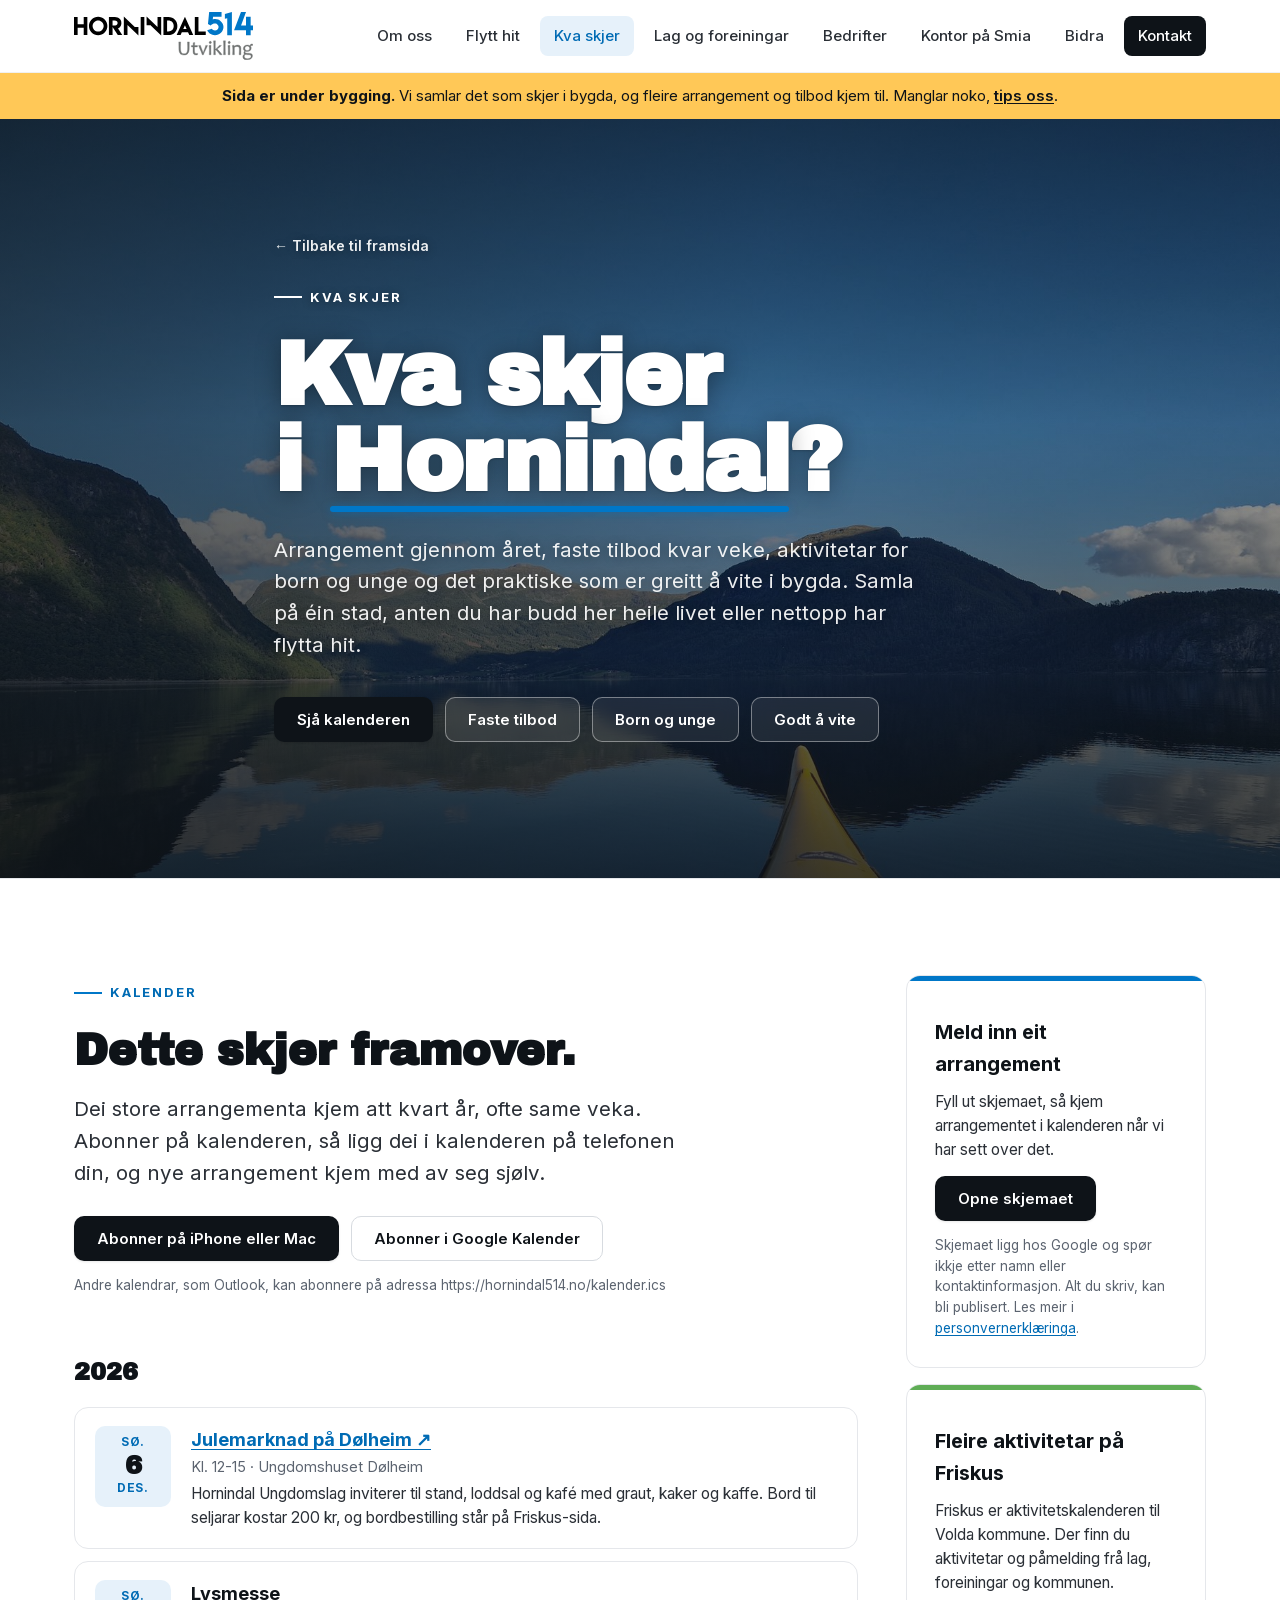
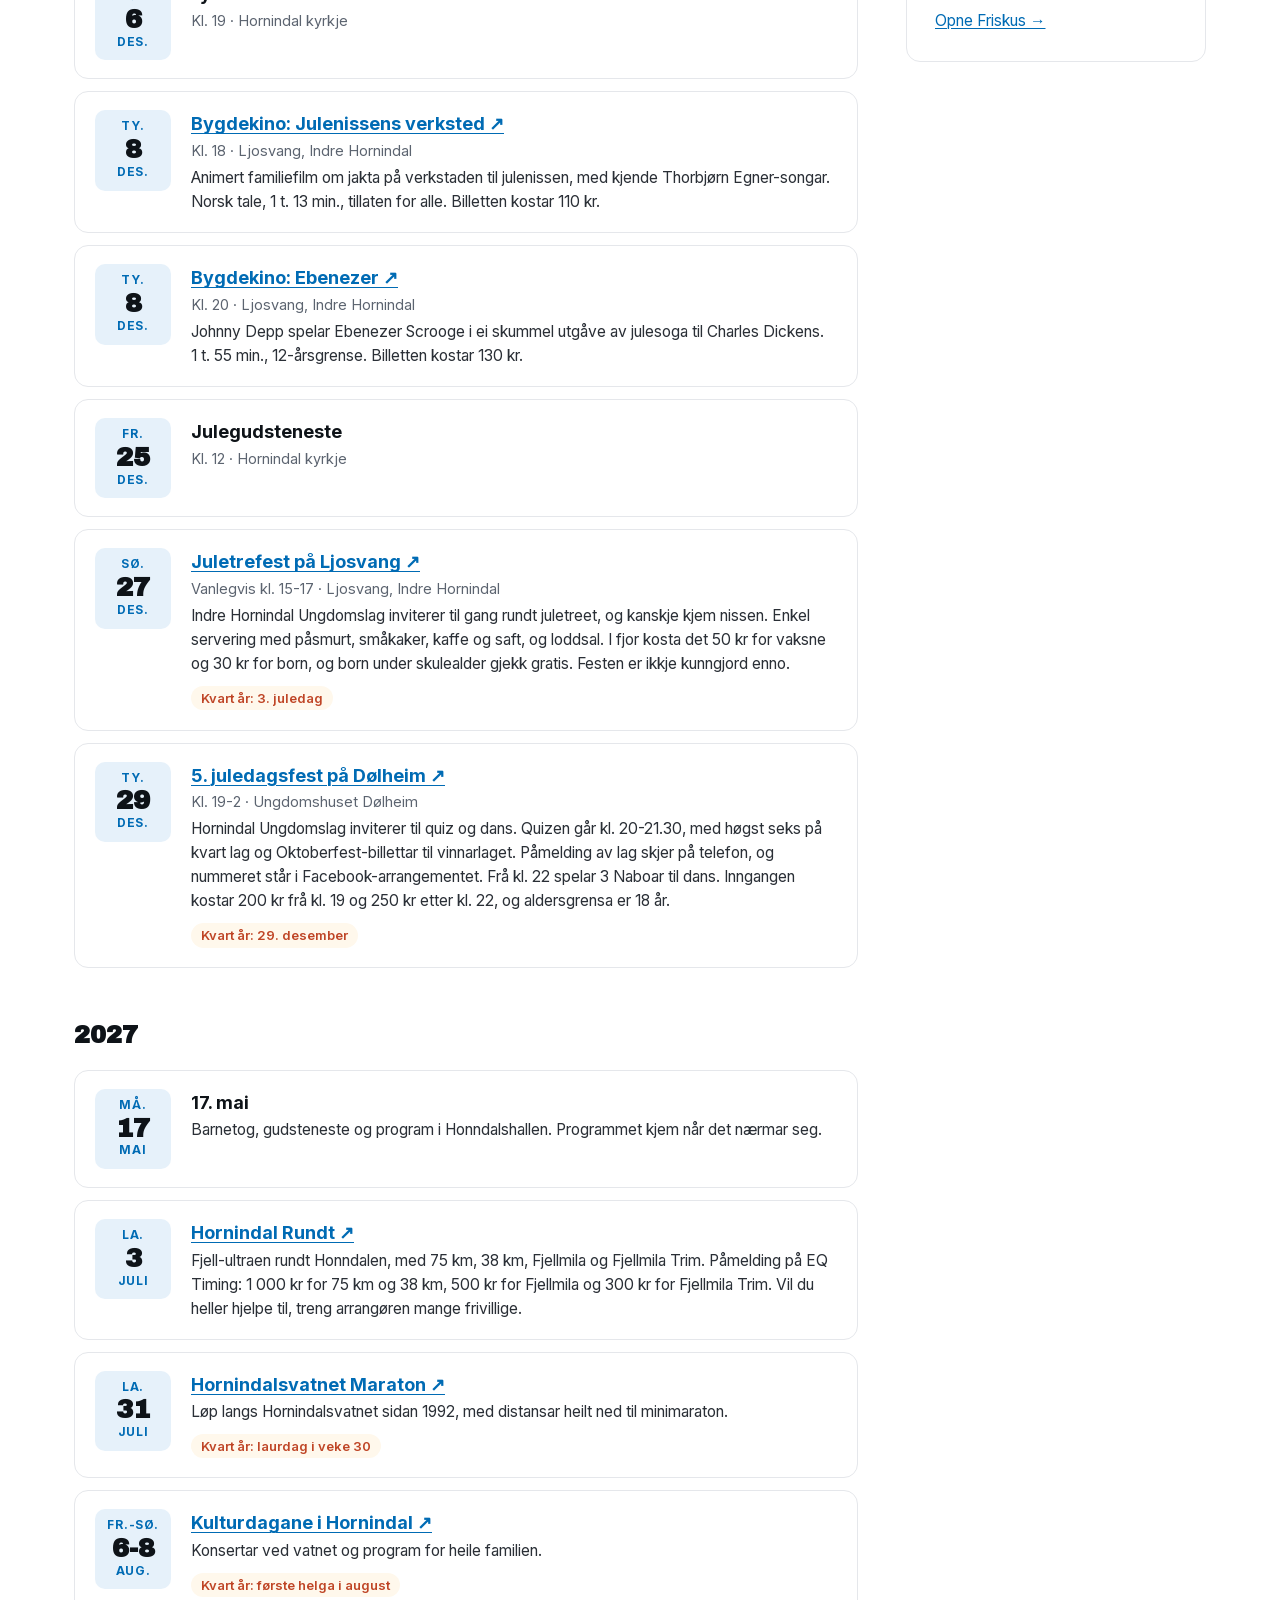
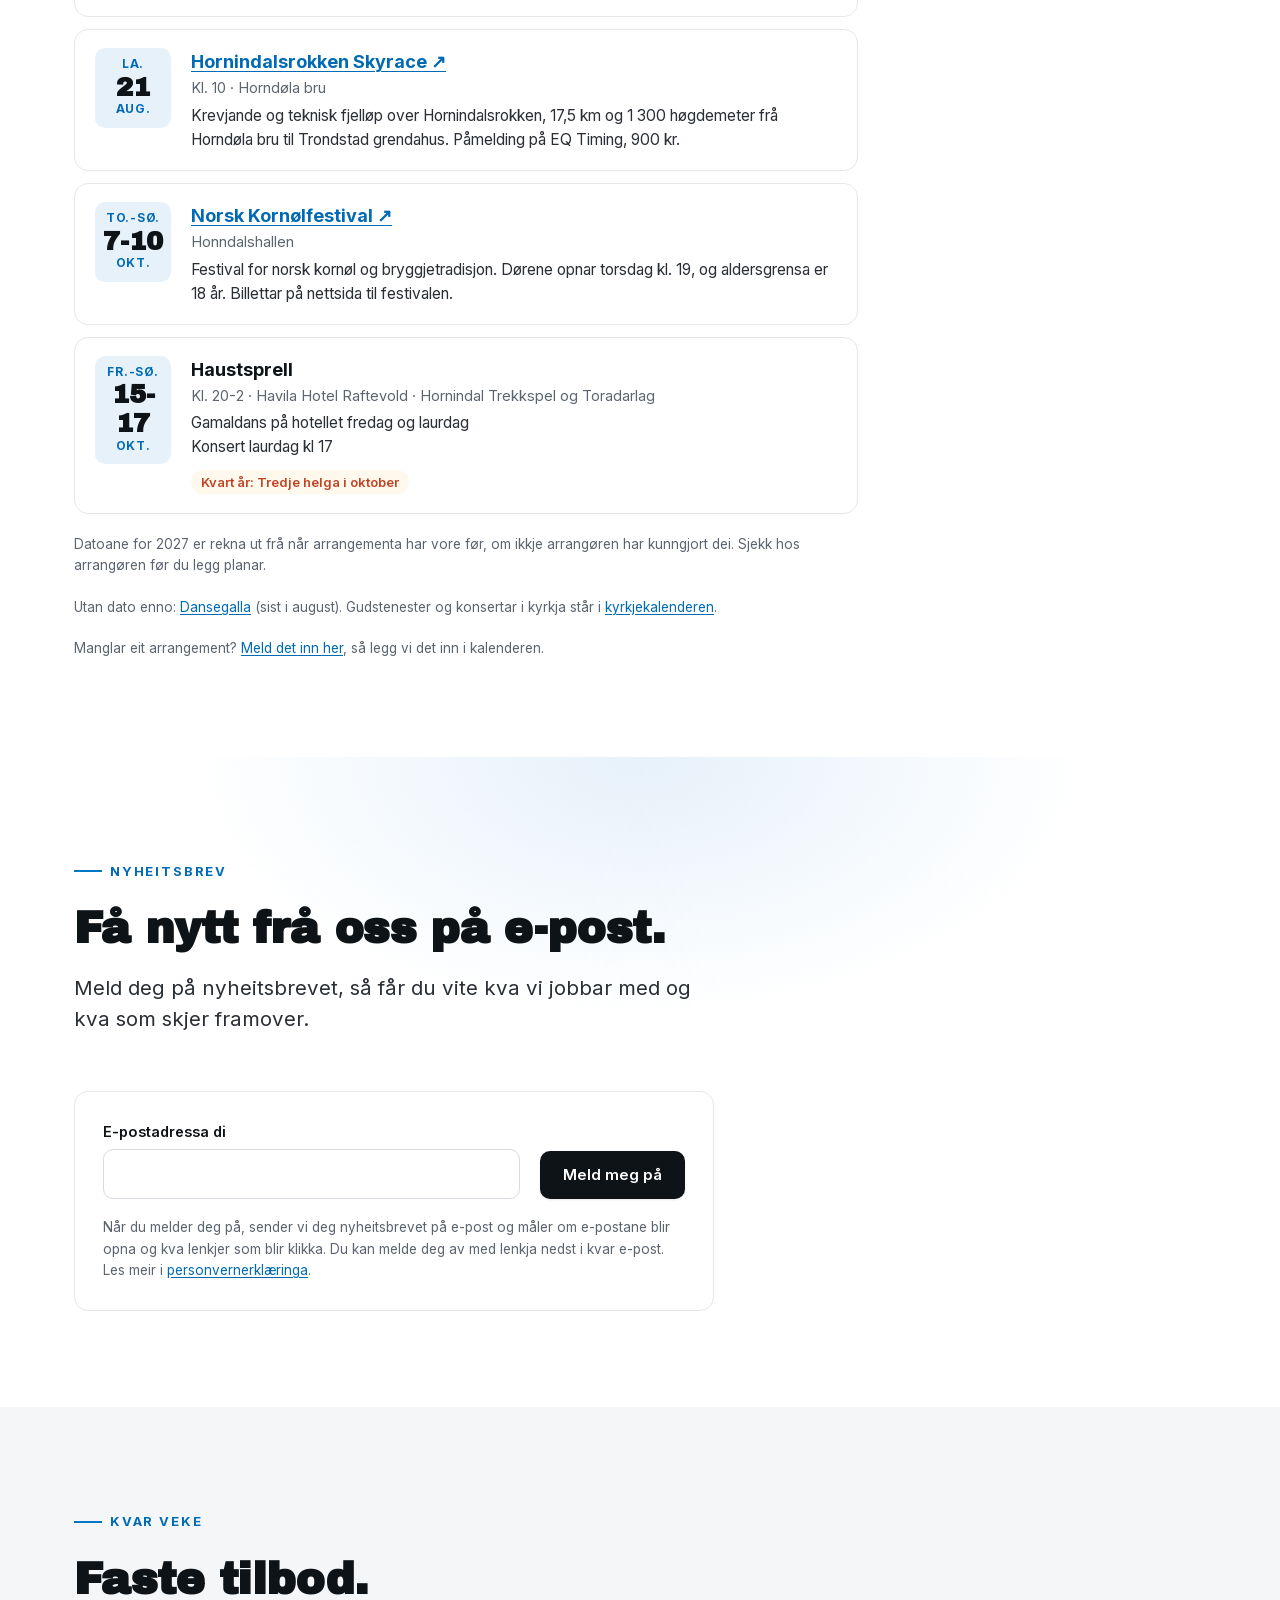
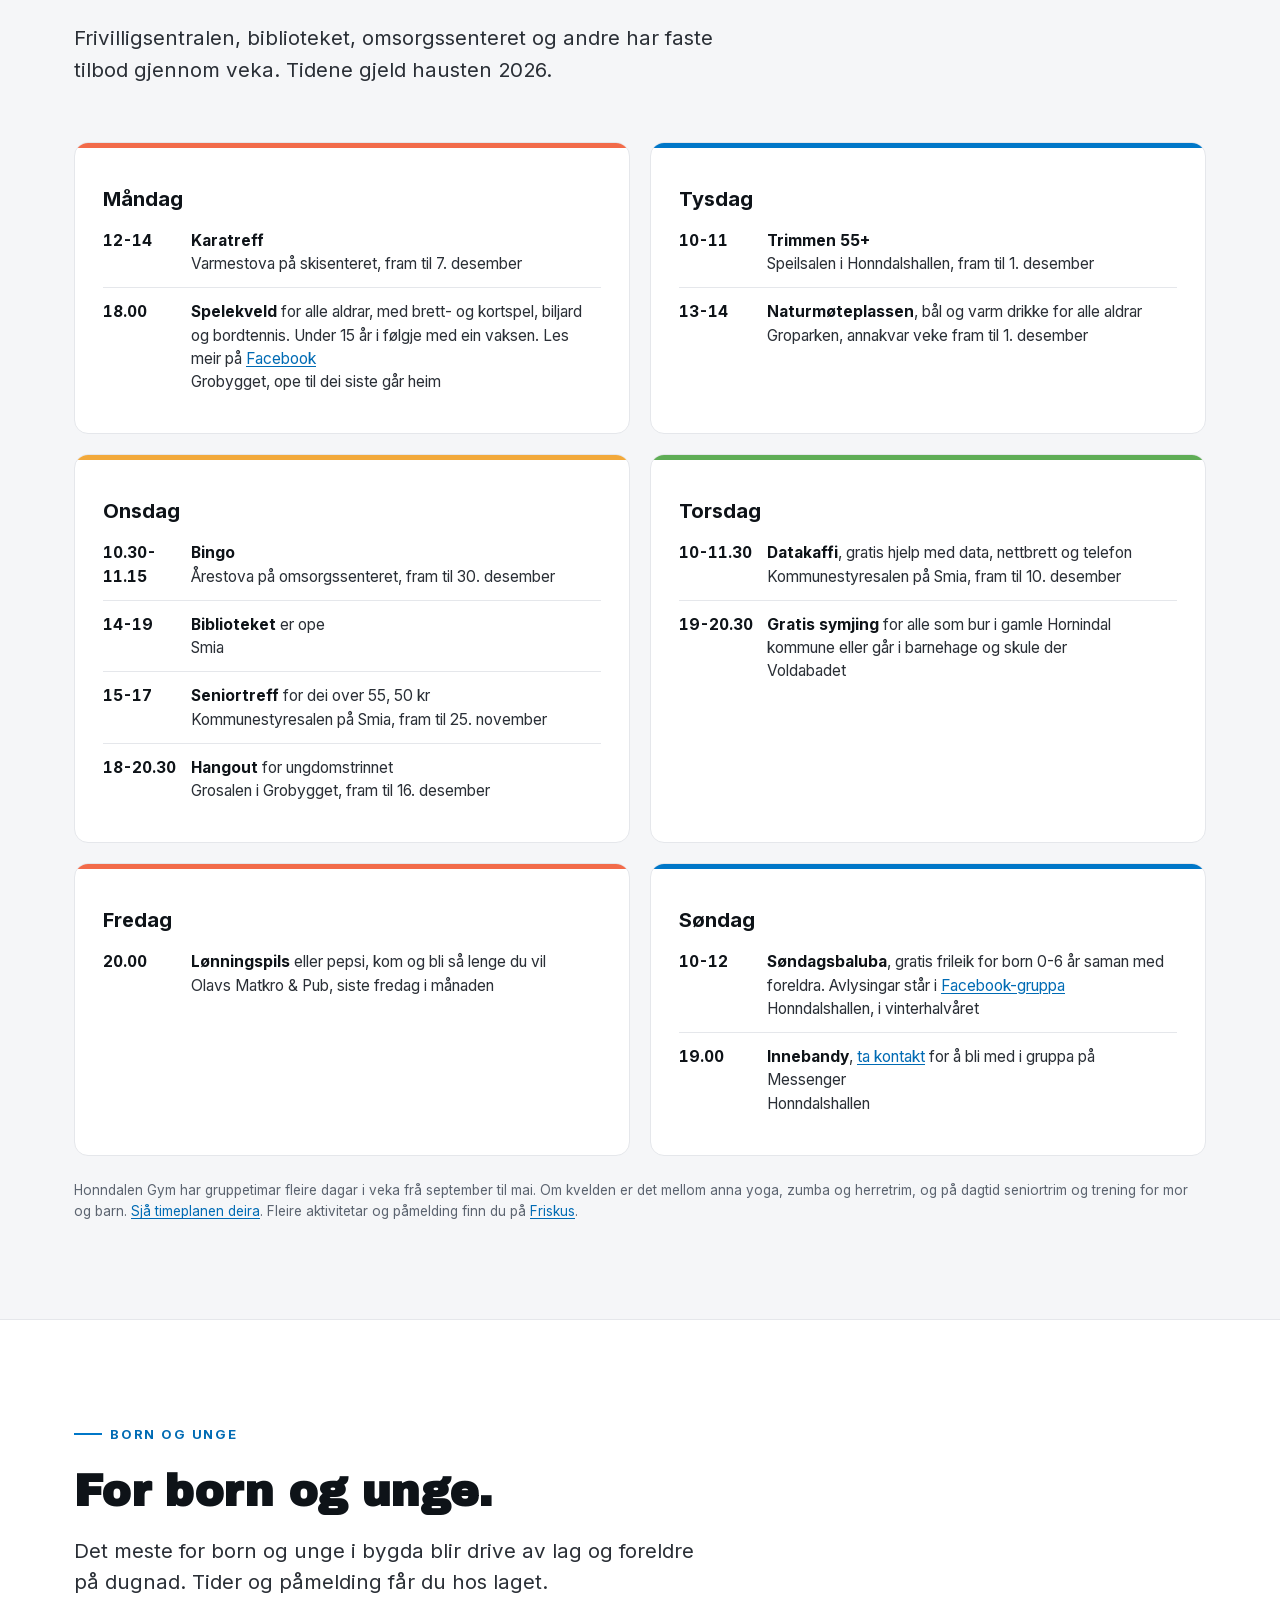
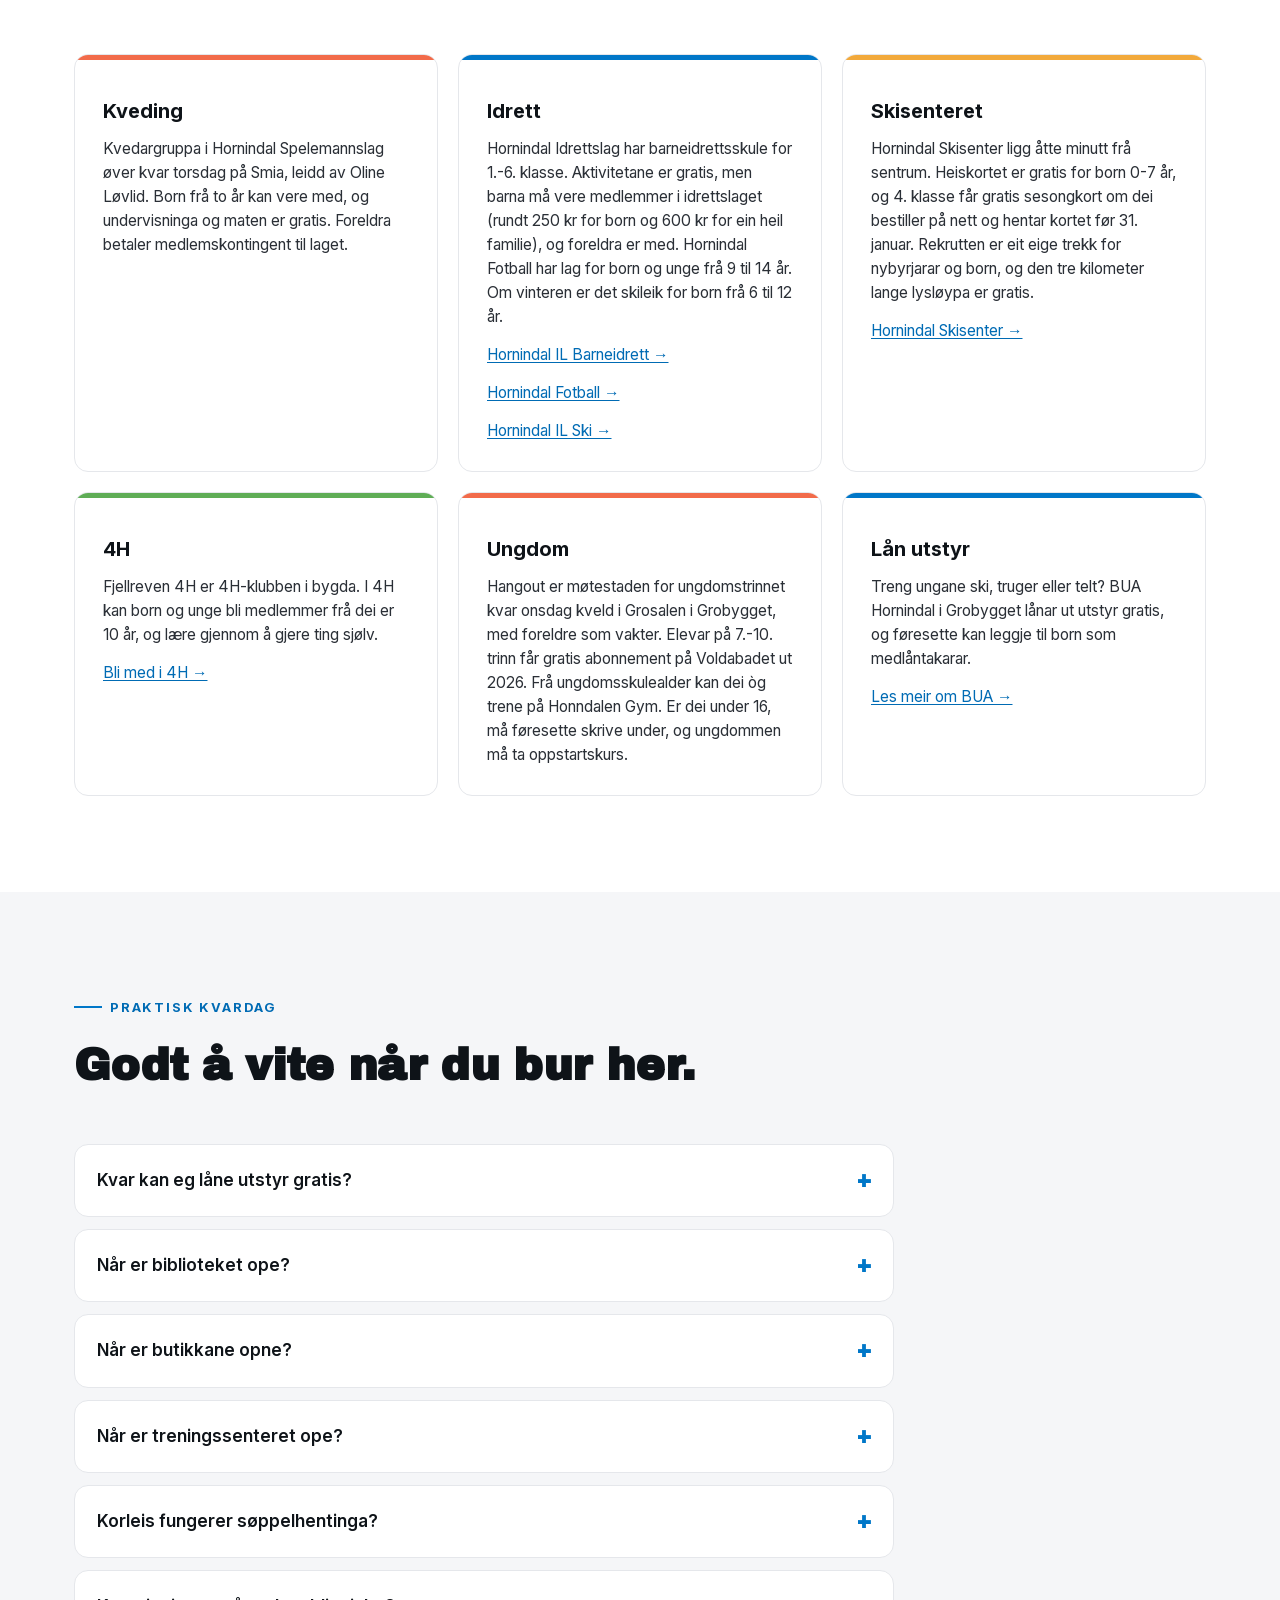
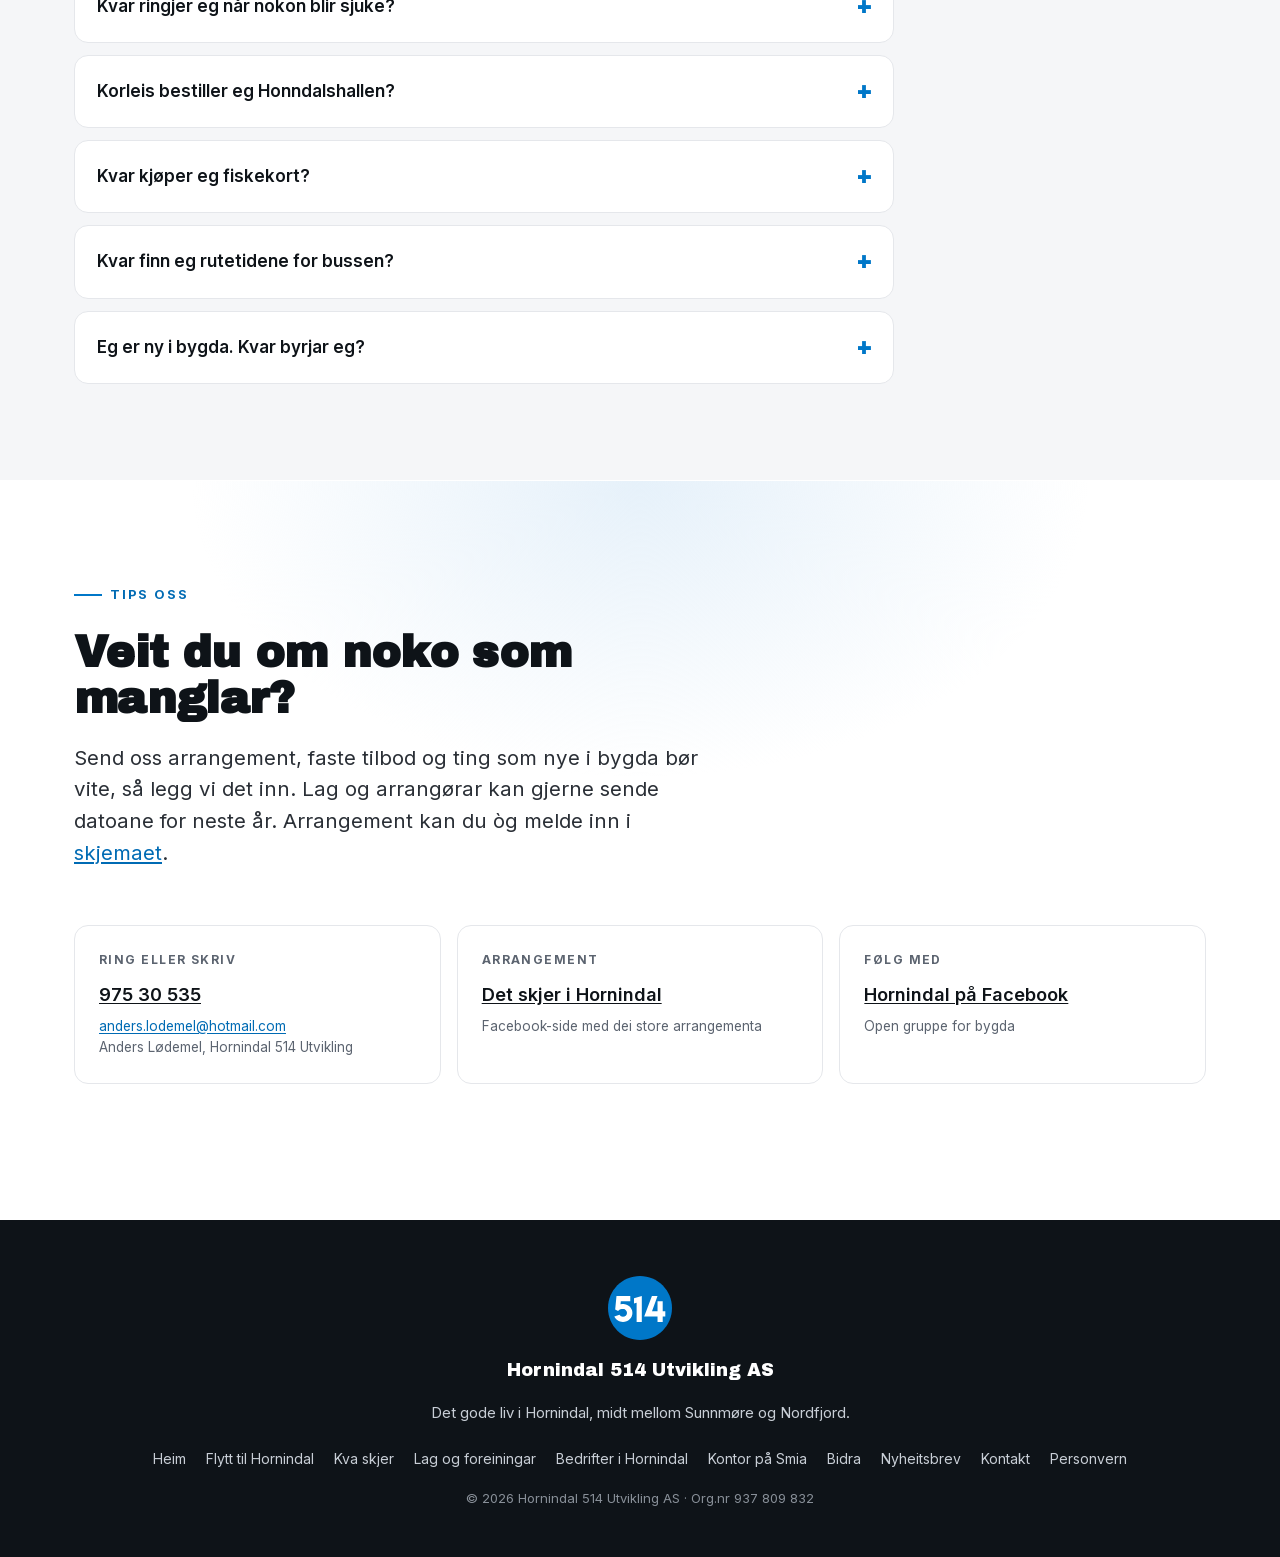
<file: kva-skjer.html>
<!DOCTYPE html>
<html lang="nn">
<head>
  <meta charset="UTF-8" />
  <meta name="viewport" content="width=device-width, initial-scale=1.0" />
  <title>Kva skjer i Hornindal | Hornindal 514 Utvikling</title>
  <meta name="description" content="Arrangement gjennom året, faste tilbod kvar veke, aktivitetar for born og unge og det praktiske som er greitt å vite i Hornindal. Abonner på kalenderen." />
  <meta name="theme-color" content="#0077C8" />

  <link rel="icon" type="image/png" sizes="32x32" href="assets/favicon-32.png" />
  <link rel="icon" type="image/png" sizes="256x256" href="assets/favicon-256.png" />
  <link rel="apple-touch-icon" sizes="180x180" href="assets/apple-touch-icon.png" />
  <link rel="shortcut icon" href="assets/favicon.ico" />
  <link rel="alternate" type="text/calendar" title="Kva skjer i Hornindal" href="kalender.ics" />

  <meta property="og:title" content="Kva skjer i Hornindal" />
  <meta property="og:description" content="Kalender, faste tilbod, aktivitetar for born og unge og det praktiske som er greitt å vite i bygda." />
  <meta property="og:type" content="website" />
  <meta property="og:image" content="https://hornindal514.no/assets/hero-hornindalsvatnet.jpg" />
  <meta property="og:image:width" content="1920" />
  <meta property="og:image:height" content="1080" />
  <meta property="og:url" content="https://hornindal514.no/kva-skjer.html" />
  <link rel="canonical" href="https://hornindal514.no/kva-skjer.html" />

  <link rel="preload" href="assets/fonts/inter-latin.woff2" as="font" type="font/woff2" crossorigin />
  <link rel="preload" href="assets/fonts/archivo-black-latin.woff2" as="font" type="font/woff2" crossorigin />

  <link rel="stylesheet" href="styles.css?v=2" />
</head>
<body>
  <a class="skip-link" href="#hovudinnhald">Hopp til hovudinnhald</a>

  <header class="site-header">
    <div class="container header-inner">
      <a href="index.html" class="brand"><img src="assets/hornindal514-utvikling.svg" alt="Hornindal 514 Utvikling" width="179" height="48" /></a>
      <button class="nav-toggle" aria-expanded="false" aria-controls="hovudmeny" aria-label="Opne meny">
        <span></span><span></span><span></span>
      </button>
      <nav id="hovudmeny" class="site-nav" aria-label="Hovudmeny">
        <a href="index.html#om">Om oss</a>
        <a href="flytt-til-hornindal.html">Flytt hit</a>
        <a href="kva-skjer.html" aria-current="page">Kva skjer</a>
        <a href="frivillig.html">Lag og foreiningar</a>
        <a href="bedrifter.html">Bedrifter</a>
        <a href="smia.html">Kontor på Smia</a>
        <a href="bidra.html">Bidra</a>
        <a href="index.html#kontakt" class="nav-cta">Kontakt</a>
      </nav>
    </div>
  </header>

  <main id="hovudinnhald">

    <p class="notice" id="notis-frukost">
      <strong>Frukostmøte for alle onsdag 2.&nbsp;desember kl.&nbsp;8.30-10 på Smia.</strong>
      <span class="notice-meir">Bli betre kjent med Hornindal 514 Utvikling og med kvarandre, anten du er bonde, tilsett, sjølvstendig eller leiar.</span>
      <a href="mailto:kinehaugen@gmail.com?subject=P%C3%A5melding%20frukostm%C3%B8te%202.%20desember">Meld deg på til Kine</a> ·
      <a href="assets/frukostmote-2-desember.ics">Legg til i kalender</a>
    </p>

    <p class="notice">
      <strong>Sida er under bygging.</strong> Vi samlar det som skjer i bygda, og fleire arrangement og tilbod kjem til.
      Manglar noko, <a href="#tips">tips oss</a>.
    </p>

    <section class="hero hero-compact">
      <picture class="hero-bg" aria-hidden="true">
        <source media="(max-width: 700px)" srcset="assets/hero-hornindalsvatnet-mobile.jpg" />
        <img src="assets/hero-hornindalsvatnet.jpg" alt="" loading="eager" fetchpriority="high" />
      </picture>
      <div class="hero-overlay" aria-hidden="true"></div>

      <div class="container hero-inner">
        <a href="index.html" class="page-back">← Tilbake til framsida</a>
        <p class="eyebrow eyebrow-light">Kva skjer</p>
        <h1>
          <span class="h1-line">Kva skjer</span>
          <span class="h1-line">i <span class="accent">Hornindal</span>?</span>
        </h1>
        <p class="lede lede-light">
          Arrangement gjennom året, faste tilbod kvar veke, aktivitetar for
          born og unge og det praktiske som er greitt å vite i bygda. Samla på
          éin stad, anten du har budd her heile livet eller nettopp har flytta
          hit.
        </p>
        <div class="hero-actions">
          <a href="#kalender" class="btn btn-primary">Sjå kalenderen</a>
          <a href="#kvar-veke" class="btn btn-ghost-light">Faste tilbod</a>
          <a href="#born-og-unge" class="btn btn-ghost-light">Born og unge</a>
          <a href="#kvardag" class="btn btn-ghost-light">Godt å vite</a>
        </div>
      </div>
    </section>

    <section id="kalender" class="section">
      <div class="container">
        <div class="section-head">
          <p class="eyebrow">Kalender</p>
          <h2>Dette skjer framover.</h2>
          <p class="lede">
            Dei store arrangementa kjem att kvart år, ofte same veka. Abonner
            på kalenderen, så ligg dei i kalenderen på telefonen din, og nye
            arrangement kjem med av seg sjølv.
          </p>
          <div class="hero-actions abonner">
            <a class="btn btn-primary" href="webcal://hornindal514.no/kalender.ics">Abonner på iPhone eller Mac</a>
            <a class="btn btn-ghost" href="https://calendar.google.com/calendar/render?cid=webcal%3A%2F%2Fhornindal514.no%2Fkalender.ics" target="_blank" rel="noopener noreferrer">Abonner i Google Kalender</a>
          </div>
          <p class="facts-note abonner-adresse">
            Andre kalendrar, som Outlook, kan abonnere på adressa
            https://hornindal514.no/kalender.ics
          </p>
        </div>
        <div class="kalender-meir">
          <article id="meld-inn" class="card card-02">
            <h3>Meld inn eit arrangement</h3>
            <p>
              Fyll ut skjemaet, så kjem arrangementet i kalenderen når vi har
              sett over det.
            </p>
            <p class="card-lenkje"><a class="btn btn-primary" href="https://docs.google.com/forms/d/e/1FAIpQLSeZQPkud5GXte7HjVoFW9W7JJkwTJsv6uywmdPIUYCGefof4g/viewform" target="_blank" rel="noopener noreferrer">Opne skjemaet</a></p>
            <p class="meld-inn-merk">
              Skjemaet ligg hos Google og spør ikkje etter namn eller
              kontaktinformasjon. Alt du skriv, kan bli publisert. Les meir i
              <a href="personvern.html#arrangement">personvernerklæringa</a>.
            </p>
          </article>
          <article class="card card-04">
            <h3>Fleire aktivitetar på Friskus</h3>
            <p>
              Friskus er aktivitetskalenderen til Volda kommune. Der finn du
              aktivitetar og påmelding frå lag, foreiningar og kommunen.
            </p>
            <p class="card-lenkje"><a href="https://volda.friskus.com/" target="_blank" rel="noopener noreferrer">Opne Friskus →</a></p>
          </article>
        </div>

        <!-- kalender:start -->
        <h3 class="agenda-ar">2026</h3>
        <ol class="agenda">
          <li data-slutt="2026-11-08">
            <time datetime="2026-11-08"><span>sø.</span><span class="agenda-dag">8</span><span>nov.</span></time>
            <div>
              <h4><a href="https://www.facebook.com/groups/948729213597424" target="_blank" rel="noopener noreferrer">Barneidrettsskulen: turn i Stryn</a></h4>
              <p class="agenda-meta">Kl. 19-20, oppmøte 18.45 · Basishallen i Stryn</p>
              <p>For 1.-6. klasse, og søsken kan vere med.</p>
            </div>
          </li>
          <li data-slutt="2026-11-12">
            <time datetime="2026-11-12"><span>to.</span><span class="agenda-dag">12</span><span>nov.</span></time>
            <div>
              <h4><a href="https://www.vitimusea.no/arrangement" target="_blank" rel="noopener noreferrer">Omvising med kurator i Anders Svor-museet</a></h4>
              <p class="agenda-meta">Kl. 18-19 · Anders Svor-museet</p>
            </div>
          </li>
          <li data-slutt="2026-11-12">
            <time datetime="2026-11-12"><span>to.</span><span class="agenda-dag">12</span><span>nov.</span></time>
            <div>
              <h4>Ope møte om Hornindal 514 Utvikling</h4>
              <p class="agenda-meta">Kl. 19-21 · Smia</p>
              <p>Kom og høyr korleis du kan bidra, anten du er bedrift, lag, organisasjon eller privatperson.</p>
            </div>
          </li>
          <li data-slutt="2026-11-15">
            <time datetime="2026-11-15"><span>sø.</span><span class="agenda-dag">15</span><span>nov.</span></time>
            <div>
              <h4>Ensemble NordLys: Peder Gald</h4>
              <p class="agenda-meta">Kl. 18 · Hornindal kyrkje</p>
              <p>Ei førestilling i ord, bilete og tonar om lausungen frå Blakset som vart skipskommandør i Amerika.</p>
            </div>
          </li>
          <li data-slutt="2026-11-16">
            <time datetime="2026-11-16"><span>må.</span><span class="agenda-dag">16</span><span>nov.</span></time>
            <div>
              <h4><a href="https://www.facebook.com/groups/948729213597424" target="_blank" rel="noopener noreferrer">Barneidrettsskulen: volleyball</a></h4>
              <p class="agenda-meta">Kl. 17.30-19.30 · Honndalshallen</p>
              <p>1.-4. klasse kl. 17.30-18.30 og 5.-6. klasse kl. 18.30-19.30. Søsken kan ikkje vere med.</p>
            </div>
          </li>
          <li data-slutt="2026-11-23">
            <time datetime="2026-11-23"><span>må.</span><span class="agenda-dag">23</span><span>nov.</span></time>
            <div>
              <h4><a href="https://www.facebook.com/events/2144711749455782/" target="_blank" rel="noopener noreferrer">Kick-off for dugnadsgjengen i skisenteret</a></h4>
              <p class="agenda-meta">Kl. 19 · Varmestova, Hornindal Skisenter</p>
              <p>Både nye og erfarne er velkomne, også om du berre vil høyre meir. Vaktene gir dags- eller sesongkort, og du kan òg vere med på Teams.</p>
            </div>
          </li>
          <li data-slutt="2026-11-26">
            <time datetime="2026-11-26"><span>to.</span><span class="agenda-dag">26</span><span>nov.</span></time>
            <div>
              <h4><a href="https://www.facebook.com/groups/948729213597424" target="_blank" rel="noopener noreferrer">Barneidrettsskulen: volleyball</a></h4>
              <p class="agenda-meta">Kl. 17.30-18.30 · Honndalshallen</p>
              <p>For 1.-6. klasse. Søsken kan ikkje vere med.</p>
            </div>
          </li>
          <li data-slutt="2026-11-27">
            <time datetime="2026-11-27"><span>fr.</span><span class="agenda-dag">27</span><span>nov.</span></time>
            <div>
              <h4>Avlyst: Tradisjonell lutefiskaften</h4>
              <p class="agenda-meta">Kl. 19 · Havila Hotel Raftevold</p>
              <p>Med Kokkekompisene.</p>
            </div>
          </li>
          <li data-slutt="2026-11-28">
            <time datetime="2026-11-28"><span>la.</span><span class="agenda-dag">28</span><span>nov.</span></time>
            <div>
              <h4><a href="https://www.facebook.com/groups/798713742175935/posts/1497744595606176/" target="_blank" rel="noopener noreferrer">Julegateopning</a></h4>
              <p class="agenda-meta">Kl. 10-18 · Grodås sentrum</p>
              <p>Kl. 15.30 startar nissetoget ved PeBe, og julegrana ved Klatreparken blir tent. O.P.&nbsp;Lødøen sel graut, korpset spelar og julenissane deler ut pakkar til borna. Butikkane har ope til kl. 18, Spar til kl. 20 og Coop til kl. 21.</p>
              <p class="agenda-regel">Kvart år: ein laurdag i slutten av november</p>
            </div>
          </li>
          <li data-slutt="2026-11-28">
            <time datetime="2026-11-28"><span>la.</span><span class="agenda-dag">28</span><span>nov.</span></time>
            <div>
              <h4><a href="https://www.facebook.com/100066916784223/posts/1464881845752361/" target="_blank" rel="noopener noreferrer">Kick-off og dugnad med Honndalen Freeski</a></h4>
              <p class="agenda-meta">Kl. 10-14 · Hornindal Skisenter</p>
              <p>Dugnad for ein knallbra park i skisenteret i vinter. Bålpanna blir fyrt opp kl. 13, med pølser, gløgg og saft. Både nye og erfarne er velkomne.</p>
            </div>
          </li>
          <li data-slutt="2026-11-28" data-skjema>
            <time datetime="2026-11-28"><span>la.</span><span class="agenda-dag">28</span><span>nov.</span></time>
            <div>
              <h4>Adventstreff, salg av julebakst og lotteri</h4>
              <p class="agenda-meta">Kl. 10-14.30 · Smia, Hornindal · Hornindal bygdekvinnelag</p>
              <p>Vi har salg av julebakst, lefser , flatbrød.også allergivennleg. Det blir servert gratis mat og drikke. Lotteri med mange gevinstar. Velkomen til ei koselig stond</p>
            </div>
          </li>
          <li data-slutt="2026-11-29">
            <time datetime="2026-11-29"><span>sø.</span><span class="agenda-dag">29</span><span>nov.</span></time>
            <div>
              <h4><a href="https://www.facebook.com/100067968147082/posts/1470506428558281/" target="_blank" rel="noopener noreferrer">Korpsbasar med Hornindal Musikkorps</a></h4>
              <p class="agenda-meta">Kl. 14 · Honndalshallen</p>
              <p>Konsert kl. 14 med korpset, aspirantane og drillen. Det blir loddsal, åresal og matsal, med flotte gevinstar.</p>
              <p class="agenda-regel">Kvart år: 1. søndag i advent</p>
            </div>
          </li>
          <li data-slutt="2026-12-02">
            <time datetime="2026-12-02"><span>on.</span><span class="agenda-dag">2</span><span>des.</span></time>
            <div>
              <h4>Frukostmøte med Hornindal 514 Utvikling</h4>
              <p class="agenda-meta">Kl. 8.30-10 · Smia</p>
              <p>Frukostmøtet er ope for alle som har lyst, anten du er bonde, tilsett, sjølvstendig eller leiar. Du får høyre kva Hornindal 514 Utvikling vil få til, om oppstarten av gardsmeieriet og om T.&nbsp;Eriksen Eiendomsservice, og så blir det drøs og innspel til styret. Det blir servert frukost, så meld deg på til Kine Haugen på <a href="mailto:kinehaugen@gmail.com?subject=P%C3%A5melding%20frukostm%C3%B8te%202.%20desember">kinehaugen@gmail.com</a> så snart som råd.</p>
            </div>
          </li>
          <li data-slutt="2026-12-06">
            <time datetime="2026-12-06"><span>sø.</span><span class="agenda-dag">6</span><span>des.</span></time>
            <div>
              <h4><a href="https://volda.friskus.com/events/116e148f-b78c-444f-a9a9-69de49047e99" target="_blank" rel="noopener noreferrer">Julemarknad på Dølheim</a></h4>
              <p class="agenda-meta">Kl. 12-15 · Ungdomshuset Dølheim</p>
              <p>Hornindal Ungdomslag inviterer til stand, loddsal og kafé med graut, kaker og kaffe. Bord til seljarar kostar 200 kr, og bordbestilling står på Friskus-sida.</p>
            </div>
          </li>
          <li data-slutt="2026-12-06">
            <time datetime="2026-12-06"><span>sø.</span><span class="agenda-dag">6</span><span>des.</span></time>
            <div>
              <h4>Lysmesse</h4>
              <p class="agenda-meta">Kl. 19 · Hornindal kyrkje</p>
            </div>
          </li>
          <li data-slutt="2026-12-08">
            <time datetime="2026-12-08"><span>ty.</span><span class="agenda-dag">8</span><span>des.</span></time>
            <div>
              <h4><a href="https://kinologg.kino.no/nettsalg/49122" target="_blank" rel="noopener noreferrer">Bygdekino: Julenissens verksted</a></h4>
              <p class="agenda-meta">Kl. 18 · Ljosvang, Indre Hornindal</p>
              <p>Animert familiefilm om jakta på verkstaden til julenissen, med kjende Thorbjørn Egner-songar. Norsk tale, 1&nbsp;t. 13&nbsp;min., tillaten for alle. Billetten kostar 110 kr.</p>
            </div>
          </li>
          <li data-slutt="2026-12-08">
            <time datetime="2026-12-08"><span>ty.</span><span class="agenda-dag">8</span><span>des.</span></time>
            <div>
              <h4><a href="https://kinologg.kino.no/nettsalg/49375" target="_blank" rel="noopener noreferrer">Bygdekino: Ebenezer</a></h4>
              <p class="agenda-meta">Kl. 20 · Ljosvang, Indre Hornindal</p>
              <p>Johnny Depp spelar Ebenezer Scrooge i ei skummel utgåve av julesoga til Charles Dickens. 1&nbsp;t. 55&nbsp;min., 12-årsgrense. Billetten kostar 130 kr.</p>
            </div>
          </li>
          <li data-slutt="2026-12-25">
            <time datetime="2026-12-25"><span>fr.</span><span class="agenda-dag">25</span><span>des.</span></time>
            <div>
              <h4>Julegudsteneste</h4>
              <p class="agenda-meta">Kl. 12 · Hornindal kyrkje</p>
            </div>
          </li>
          <li data-slutt="2026-12-27">
            <time datetime="2026-12-27"><span>sø.</span><span class="agenda-dag">27</span><span>des.</span></time>
            <div>
              <h4><a href="https://www.facebook.com/groups/617002601802977/" target="_blank" rel="noopener noreferrer">Juletrefest på Ljosvang</a></h4>
              <p class="agenda-meta">Vanlegvis kl. 15-17 · Ljosvang, Indre Hornindal</p>
              <p>Indre Hornindal Ungdomslag inviterer til gang rundt juletreet, og kanskje kjem nissen. Enkel servering med påsmurt, småkaker, kaffe og saft, og loddsal. I fjor kosta det 50 kr for vaksne og 30 kr for born, og born under skulealder gjekk gratis. Festen er ikkje kunngjord enno.</p>
              <p class="agenda-regel">Kvart år: 3. juledag</p>
            </div>
          </li>
          <li data-slutt="2026-12-29">
            <time datetime="2026-12-29"><span>ty.</span><span class="agenda-dag">29</span><span>des.</span></time>
            <div>
              <h4><a href="https://www.facebook.com/events/28803149556054677/" target="_blank" rel="noopener noreferrer">5. juledagsfest på Dølheim</a></h4>
              <p class="agenda-meta">Kl. 19-2 · Ungdomshuset Dølheim</p>
              <p>Hornindal Ungdomslag inviterer til quiz og dans. Quizen går kl. 20-21.30, med høgst seks på kvart lag og Oktoberfest-billettar til vinnarlaget. Påmelding av lag skjer på telefon, og nummeret står i Facebook-arrangementet. Frå kl. 22 spelar 3&nbsp;Naboar til dans. Inngangen kostar 200 kr frå kl. 19 og 250 kr etter kl. 22, og aldersgrensa er 18 år.</p>
              <p class="agenda-regel">Kvart år: 29. desember</p>
            </div>
          </li>
        </ol>

        <h3 class="agenda-ar">2027</h3>
        <ol class="agenda">
          <li data-slutt="2027-05-17">
            <time datetime="2027-05-17"><span>må.</span><span class="agenda-dag">17</span><span>mai</span></time>
            <div>
              <h4>17. mai</h4>
              <p>Barnetog, gudsteneste og program i Honndalshallen. Programmet kjem når det nærmar seg.</p>
            </div>
          </li>
          <li data-slutt="2027-07-03">
            <time datetime="2027-07-03"><span>la.</span><span class="agenda-dag">3</span><span>juli</span></time>
            <div>
              <h4><a href="https://hornindalrundt.no/" target="_blank" rel="noopener noreferrer">Hornindal Rundt</a></h4>
              <p>Fjell-ultraen rundt Honndalen, med 75 km, 38 km, Fjellmila og Fjellmila Trim. Påmelding på EQ Timing: 1 000 kr for 75 km og 38 km, 500 kr for Fjellmila og 300 kr for Fjellmila Trim. Vil du heller hjelpe til, treng arrangøren mange frivillige.</p>
            </div>
          </li>
          <li data-slutt="2027-07-31">
            <time datetime="2027-07-31"><span>la.</span><span class="agenda-dag">31</span><span>juli</span></time>
            <div>
              <h4><a href="https://hornindalsvatnetmaraton.no/" target="_blank" rel="noopener noreferrer">Hornindalsvatnet Maraton</a></h4>
              <p>Løp langs Hornindalsvatnet sidan 1992, med distansar heilt ned til minimaraton.</p>
              <p class="agenda-regel">Kvart år: laurdag i veke 30</p>
            </div>
          </li>
          <li data-slutt="2027-08-08">
            <time datetime="2027-08-06"><span>fr.-sø.</span><span class="agenda-dag">6-8</span><span>aug.</span></time>
            <div>
              <h4><a href="https://www.facebook.com/Kulturdaganeihornindal/" target="_blank" rel="noopener noreferrer">Kulturdagane i Hornindal</a></h4>
              <p>Konsertar ved vatnet og program for heile familien.</p>
              <p class="agenda-regel">Kvart år: første helga i august</p>
            </div>
          </li>
          <li data-slutt="2027-08-21">
            <time datetime="2027-08-21"><span>la.</span><span class="agenda-dag">21</span><span>aug.</span></time>
            <div>
              <h4><a href="https://hornindalsrokkenskyrace.com/" target="_blank" rel="noopener noreferrer">Hornindalsrokken Skyrace</a></h4>
              <p class="agenda-meta">Kl. 10 · Horndøla bru</p>
              <p>Krevjande og teknisk fjelløp over Hornindalsrokken, 17,5 km og 1 300 høgdemeter frå Horndøla bru til Trondstad grendahus. Påmelding på EQ Timing, 900 kr.</p>
            </div>
          </li>
          <li data-slutt="2027-10-10">
            <time datetime="2027-10-07"><span>to.-sø.</span><span class="agenda-dag">7-10</span><span>okt.</span></time>
            <div>
              <h4><a href="https://norskkornolfestival.no/" target="_blank" rel="noopener noreferrer">Norsk Kornølfestival</a></h4>
              <p class="agenda-meta">Honndalshallen</p>
              <p>Festival for norsk kornøl og bryggjetradisjon. Dørene opnar torsdag kl. 19, og aldersgrensa er 18 år. Billettar på nettsida til festivalen.</p>
            </div>
          </li>
          <li data-slutt="2027-10-17" data-skjema>
            <time datetime="2027-10-15"><span>fr.-sø.</span><span class="agenda-dag">15-17</span><span>okt.</span></time>
            <div>
              <h4>Haustsprell</h4>
              <p class="agenda-meta">Kl. 20-2 · Havila Hotel Raftevold · Hornindal Trekkspel og Toradarlag</p>
              <p>Gamaldans på hotellet fredag og laurdag<br />Konsert laurdag kl 17</p>
              <p class="agenda-regel">Kvart år: Tredje helga i oktober</p>
            </div>
          </li>
        </ol>
        <!-- kalender:slutt -->
        <p class="facts-note agenda-note">
          Datoane for 2027 er rekna ut frå når arrangementa har vore før, om
          ikkje arrangøren har kunngjort dei. Sjekk hos arrangøren før du legg
          planar.
        </p>
        <p class="facts-note agenda-note">
          Utan dato enno:
          <a href="https://www.dansegalla.net/" target="_blank" rel="noopener noreferrer">Dansegalla</a>
          (sist i august). Gudstenester og konsertar i kyrkja står i
          <a href="https://volda.kyrkja.no/Kalender" target="_blank" rel="noopener noreferrer">kyrkjekalenderen</a>.
        </p>
        <p class="facts-note agenda-note">
          Manglar eit arrangement? <a href="https://docs.google.com/forms/d/e/1FAIpQLSeZQPkud5GXte7HjVoFW9W7JJkwTJsv6uywmdPIUYCGefof4g/viewform" target="_blank" rel="noopener noreferrer">Meld det inn her</a>,
          så legg vi det inn i kalenderen.
        </p>
      </div>
    </section>

    <section id="nyheitsbrev" class="section section-contact">
      <div class="container">
        <div class="section-head">
          <p class="eyebrow">Nyheitsbrev</p>
          <h2>Få nytt frå oss på <span style="white-space: nowrap">e-post.</span></h2>
          <p class="lede">
            Meld deg på nyheitsbrevet, så får du vite kva vi jobbar med og kva
            som skjer framover.
          </p>
        </div>
        <form id="nyheitsbrev-skjema" class="meld-inn nyheitsbrev" method="post">
          <label>E-postadressa di
            <input type="email" name="email" autocomplete="email" required />
          </label>
          <button type="submit" class="btn btn-primary">Meld meg på</button>
          <p class="heil nyheitsbrev-status" id="nyheitsbrev-status" role="status"></p>
          <p class="heil meld-inn-merk" id="nyheitsbrev-samtykke">
            Når du melder deg på, sender vi deg nyheitsbrevet på e-post og måler
            om e-postane blir opna og kva lenkjer som blir klikka. Du kan melde
            deg av med lenkja nedst i kvar e-post. Les meir i
            <a href="personvern.html#nyheitsbrevet">personvernerklæringa</a>.
          </p>
        </form>
      </div>
    </section>

    <section id="kvar-veke" class="section section-alt">
      <div class="container">
        <div class="section-head">
          <p class="eyebrow">Kvar veke</p>
          <h2>Faste tilbod.</h2>
          <p class="lede">
            Frivilligsentralen, biblioteket, omsorgssenteret og andre har faste
            tilbod gjennom veka. Tidene gjeld hausten 2026.
          </p>
        </div>
        <div class="cards">
          <article class="card card-01">
            <h3>Måndag</h3>
            <ul class="veke">
              <li><span class="veke-tid">12-14</span><span><strong>Karatreff</strong><br />Varmestova på skisenteret, fram til 7. desember</span></li>
              <li><span class="veke-tid">18.00</span><span><strong>Spelekveld</strong> for alle aldrar, med brett- og kortspel, biljard og bordtennis. Under 15 år i følgje med ein vaksen. Les meir på <a href="https://www.facebook.com/100064843864653/posts/1634177615420352/" target="_blank" rel="noopener noreferrer">Facebook</a><br />Grobygget, ope til dei siste går heim</span></li>
            </ul>
          </article>
          <article class="card card-02">
            <h3>Tysdag</h3>
            <ul class="veke">
              <li><span class="veke-tid">10-11</span><span><strong>Trimmen 55+</strong><br />Speilsalen i Honndalshallen, fram til 1. desember</span></li>
              <li><span class="veke-tid">13-14</span><span><strong>Naturmøteplassen</strong>, bål og varm drikke for alle aldrar<br />Groparken, annakvar veke fram til 1. desember</span></li>
            </ul>
          </article>
          <article class="card card-03">
            <h3>Onsdag</h3>
            <ul class="veke">
              <li><span class="veke-tid">10.30-11.15</span><span><strong>Bingo</strong><br />Årestova på omsorgssenteret, fram til 30. desember</span></li>
              <li><span class="veke-tid">14-19</span><span><strong>Biblioteket</strong> er ope<br />Smia</span></li>
              <li><span class="veke-tid">15-17</span><span><strong>Seniortreff</strong> for dei over 55, 50 kr<br />Kommunestyresalen på Smia, fram til 25. november</span></li>
              <li><span class="veke-tid">18-20.30</span><span><strong>Hangout</strong> for ungdomstrinnet<br />Grosalen i Grobygget, fram til 16. desember</span></li>
            </ul>
          </article>
          <article class="card card-04">
            <h3>Torsdag</h3>
            <ul class="veke">
              <li><span class="veke-tid">10-11.30</span><span><strong>Datakaffi</strong>, gratis hjelp med data, nettbrett og telefon<br />Kommunestyresalen på Smia, fram til 10. desember</span></li>
              <li><span class="veke-tid">19-20.30</span><span><strong>Gratis symjing</strong> for alle som bur i gamle Hornindal kommune eller går i barnehage og skule der<br />Voldabadet</span></li>
            </ul>
          </article>
          <article class="card card-01">
            <h3>Fredag</h3>
            <ul class="veke">
              <li><span class="veke-tid">20.00</span><span><strong>Lønningspils</strong> eller pepsi, kom og bli så lenge du vil<br />Olavs Matkro &amp; Pub, siste fredag i månaden</span></li>
            </ul>
          </article>
          <article class="card card-02">
            <h3>Søndag</h3>
            <ul class="veke">
              <li><span class="veke-tid">10-12</span><span><strong>Søndagsbaluba</strong>, gratis frileik for born 0-6 år saman med foreldra. Avlysingar står i <a href="https://www.facebook.com/groups/464902240824393/" target="_blank" rel="noopener noreferrer">Facebook-gruppa</a><br />Honndalshallen, i vinterhalvåret</span></li>
              <li><span class="veke-tid">19.00</span><span><strong>Innebandy</strong>, <a href="#tips">ta kontakt</a> for å bli med i gruppa på Messenger<br />Honndalshallen</span></li>
            </ul>
          </article>
        </div>
        <p class="facts-note">
          Honndalen Gym har gruppetimar fleire dagar i veka frå september til
          mai. Om kvelden er det mellom anna yoga, zumba og herretrim, og på
          dagtid seniortrim og trening for mor og barn.
          <!-- shortcut: timeplanlenkja er sesongen 26/27 (departmentId=3586), sjekk ho før hausten 2027 -->
          <a href="https://portal.boostsystem.no/honndalen/classes?departmentId=3586" target="_blank" rel="noopener noreferrer">Sjå timeplanen deira</a>.
          Fleire aktivitetar og påmelding finn du på
          <a href="https://volda.friskus.com/" target="_blank" rel="noopener noreferrer">Friskus</a>.
        </p>
      </div>
    </section>

    <section id="born-og-unge" class="section">
      <div class="container">
        <div class="section-head">
          <p class="eyebrow">Born og unge</p>
          <h2>For born og unge.</h2>
          <p class="lede">
            Det meste for born og unge i bygda blir drive av lag og foreldre på
            dugnad. Tider og påmelding får du hos laget.
          </p>
        </div>
        <div class="cards cards-3">
          <article class="card card-01">
            <h3>Kveding</h3>
            <p>
              Kvedargruppa i Hornindal Spelemannslag øver kvar torsdag på Smia,
              leidd av Oline Løvlid. Born frå to år kan vere med, og
              undervisninga og maten er gratis. Foreldra betaler
              medlemskontingent til laget.
            </p>
          </article>
          <article class="card card-02">
            <h3>Idrett</h3>
            <p>
              Hornindal Idrettslag har barneidrettsskule for 1.-6. klasse.
              Aktivitetane er gratis, men barna må vere medlemmer i
              idrettslaget (rundt 250 kr for born og 600 kr for ein heil
              familie), og foreldra er med. Hornindal Fotball har lag for born
              og unge frå 9 til 14 år. Om vinteren er det skileik for born frå
              6 til 12 år.
            </p>
            <p class="card-lenkje"><a href="https://www.facebook.com/groups/948729213597424" target="_blank" rel="noopener noreferrer">Hornindal IL Barneidrett →</a></p>
            <p class="card-lenkje"><a href="https://www.hornindal-fotball.no/" target="_blank" rel="noopener noreferrer">Hornindal Fotball →</a></p>
            <p class="card-lenkje"><a href="https://www.facebook.com/profile.php?id=100066916784223" target="_blank" rel="noopener noreferrer">Hornindal IL Ski →</a></p>
          </article>
          <article class="card card-03">
            <h3>Skisenteret</h3>
            <p>
              Hornindal Skisenter ligg åtte minutt frå sentrum. Heiskortet er
              gratis for born 0-7 år, og 4. klasse får gratis sesongkort om dei
              bestiller på nett og hentar kortet før 31. januar. Rekrutten er
              eit eige trekk for nybyrjarar og born, og den tre kilometer lange
              lysløypa er gratis.
            </p>
            <p class="card-lenkje"><a href="https://hornindalski.no/" target="_blank" rel="noopener noreferrer">Hornindal Skisenter →</a></p>
          </article>
          <article class="card card-04">
            <h3>4H</h3>
            <p>
              Fjellreven 4H er 4H-klubben i bygda. I 4H kan born og unge bli
              medlemmer frå dei er 10 år, og lære gjennom å gjere ting sjølv.
            </p>
            <p class="card-lenkje"><a href="https://4h.no/blimed/" target="_blank" rel="noopener noreferrer">Bli med i 4H →</a></p>
          </article>
          <article class="card card-01">
            <h3>Ungdom</h3>
            <p>
              Hangout er møtestaden for ungdomstrinnet kvar onsdag kveld i
              Grosalen i Grobygget, med foreldre som vakter. Elevar på 7.-10.
              trinn får gratis abonnement på Voldabadet ut 2026. Frå
              ungdomsskulealder kan dei òg trene på Honndalen Gym. Er dei under
              16, må føresette skrive under, og ungdommen må ta oppstartskurs.
            </p>
          </article>
          <article class="card card-02">
            <h3>Lån utstyr</h3>
            <p>
              Treng ungane ski, truger eller telt? BUA Hornindal i Grobygget
              lånar ut utstyr gratis, og føresette kan leggje til born som
              medlåntakarar.
            </p>
            <p class="card-lenkje"><a href="https://www.volda.kommune.no/tenester/kultur-fritid-og-frivilligheit/frivillig/bua-utlanssentral/" target="_blank" rel="noopener noreferrer">Les meir om BUA →</a></p>
          </article>
        </div>
      </div>
    </section>

    <section id="kvardag" class="section section-alt">
      <div class="container">
        <div class="section-head">
          <p class="eyebrow">Praktisk kvardag</p>
          <h2>Godt å vite når du bur her.</h2>
        </div>
        <div class="faq">
          <details>
            <summary>Kvar kan eg låne utstyr gratis?</summary>
            <p>
              BUA Hornindal lånar ut telt, soveposar, SUP, kajakk, truger, ski
              og mykje anna, gratis. Utlånet er sjølvbetent og ope kvar dag
              08-22, også i helgar og høgtider. Du finn det i Grobygget ved
              badestranda, med inngang ved scena i parken. Lånetida er sju
              dagar.
            </p>
            <p>
              Du låner med appane BUA og Unloc, og må vere 18 år for å lage
              låneprofil. Føresette kan leggje til born som medlåntakarar.
              <a href="https://www.volda.kommune.no/tenester/kultur-fritid-og-frivilligheit/frivillig/bua-utlanssentral/" target="_blank" rel="noopener noreferrer">Les meir om BUA hos Volda kommune</a>.
            </p>
          </details>
          <details>
            <summary>Når er biblioteket ope?</summary>
            <p>
              Hornindal bibliotek held til på Smia og er ope onsdag 14-19. I
              feriar og høgtider kan tidene vere andre. Torsdag 10-11.30 er det
              Datakaffi på Smia.
              <a href="https://www.volda.kommune.no/bibliotek/" target="_blank" rel="noopener noreferrer">Sjå sidene til biblioteket</a>.
            </p>
          </details>
          <details>
            <summary>Når er butikkane opne?</summary>
            <p>
              Coop Prix er open måndag-fredag 08-22 og laurdag 08-21, og har
              òg post og elbillading. Spar er open måndag-fredag 08-21 og
              laurdag 09-20. Begge er stengde på søndag.
            </p>
          </details>
          <details>
            <summary>Når er treningssenteret ope?</summary>
            <p>
              Honndalen Gym på Grodås er ope kvar dag 05-24. Senteret er
              sjølvbetent: du kjøper medlemskap eller dagpass på nett, og med
              appen Boost System opnar du døra og bookar gruppetimar. Du kan
              skifte der, men det er ikkje dusj.
              <a href="https://www.honndalengym.no/kontakt-og-faq" target="_blank" rel="noopener noreferrer">Les meir hos Honndalen Gym</a>.
            </p>
          </details>
          <details>
            <summary>Korleis fungerer søppelhentinga?</summary>
            <p>
              VØR hentar avfallet. I appen Min Renovasjon ser du når dei
              kjem. Den bemanna miljøstasjonen på Grodås er lagd ned, men
              tilboda ute for fritidsrenovasjon, tekstil og metall held fram.
              Næraste bemanna miljøstasjon er i Hovdebygda.
              <a href="https://www.vor.no/voer-sine-tilleggstenester-til-bygdene.6755252-469681.html" target="_blank" rel="noopener noreferrer">Les meir hos VØR</a>.
            </p>
          </details>
          <details>
            <summary>Kvar ringjer eg når nokon blir sjuke?</summary>
            <p>
              På dagtid ringjer du fastlegen. Hornindal legekontor i
              helsehuset på Grodås har telefon 57 87 98 70. Legevakta har
              telefon 116 117 heile døgnet. På ettermiddag, kveld og i helg er
              legevakta i Hovdebygda, og du må ringje før du kjem. Er det fare
              for liv, ring 113.
              <a href="https://www.volda.kommune.no/tenester/helse-og-omsorg/legetenester-og-akutt-hjelp/legevakt/" target="_blank" rel="noopener noreferrer">Les meir om legevakta</a>.
            </p>
          </details>
          <details>
            <summary>Korleis bestiller eg Honndalshallen?</summary>
            <p>
              Honndalshallen og andre kommunale lokale, som Smia, bestiller du
              i Romis, bestillingssystemet til Volda kommune. Til organisert
              aktivitet for born og unge under 18 år brukar du rabattkoden
              UNDER18.
              <a href="https://www.volda.kommune.no/utleige/" target="_blank" rel="noopener noreferrer">Sjå lokala kommunen leiger ut</a>.
            </p>
          </details>
          <details>
            <summary>Kvar kjøper eg fiskekort?</summary>
            <p>
              Fiskekort for Hornindalsvatnet kan du kjøpe i
              sjølvbetjeningskassa i Grobygget og på Havila Hotel Raftevold.
              Born under 16 år fiskar gratis.
            </p>
          </details>
          <details>
            <summary>Kvar finn eg rutetidene for bussen?</summary>
            <p>
              Rutetidene for FRAM-bussane og ekspressbussane som stoppar på
              Grodås, finn du i Entur-appen og på
              <a href="https://entur.no/" target="_blank" rel="noopener noreferrer">entur.no</a>.
            </p>
          </details>
          <details>
            <summary>Eg er ny i bygda. Kvar byrjar eg?</summary>
            <p>
              <a href="https://www.volda.kommune.no/frivilligsentral/hornindal-frivilligsentral/" target="_blank" rel="noopener noreferrer">Hornindal Frivilligsentral</a>
              på Smia veit det meste om kva som skjer, og er ei god dør inn i
              bygda. Volda kommune har ei eiga side for
              <a href="https://www.volda.kommune.no/snarvegar/ny-i-volda/" target="_blank" rel="noopener noreferrer">nye innbyggjarar</a>.
              Vil du bli med i eit lag, finn du dei på
              <a href="frivillig.html">frivilligsida vår</a>.
            </p>
          </details>
        </div>
      </div>
    </section>

    <section id="tips" class="section section-contact">
      <div class="container">
        <div class="section-head">
          <p class="eyebrow">Tips oss</p>
          <h2>Veit du om noko som manglar?</h2>
          <p class="lede">
            Send oss arrangement, faste tilbod og ting som nye i bygda bør
            vite, så legg vi det inn. Lag og arrangørar kan gjerne sende
            datoane for neste år. Arrangement kan du òg melde inn i
            <a href="https://docs.google.com/forms/d/e/1FAIpQLSeZQPkud5GXte7HjVoFW9W7JJkwTJsv6uywmdPIUYCGefof4g/viewform" target="_blank" rel="noopener noreferrer">skjemaet</a>.
          </p>
        </div>
        <div class="contact-grid">
          <div class="contact-card">
            <p class="contact-label">Ring eller skriv</p>
            <p class="contact-value"><a href="tel:+4797530535">975 30 535</a></p>
            <p class="contact-meta"><a href="mailto:anders.lodemel@hotmail.com?subject=Kva%20skjer%20i%20Hornindal">anders.lodemel@hotmail.com</a><br />Anders Lødemel, Hornindal 514 Utvikling</p>
          </div>
          <div class="contact-card">
            <p class="contact-label">Arrangement</p>
            <p class="contact-value"><a href="https://www.facebook.com/eventHornindal/" target="_blank" rel="noopener noreferrer">Det skjer i Hornindal</a></p>
            <p class="contact-meta">Facebook-side med dei store arrangementa</p>
          </div>
          <div class="contact-card">
            <p class="contact-label">Følg med</p>
            <p class="contact-value"><a href="https://www.facebook.com/groups/798713742175935" target="_blank" rel="noopener noreferrer">Hornindal på Facebook</a></p>
            <p class="contact-meta">Open gruppe for bygda</p>
          </div>
        </div>
      </div>
    </section>

  </main>

  <footer class="site-footer">
    <div class="container footer-inner">
      <img src="assets/hornindal514-emblem.svg" alt="" width="64" height="64" />
      <p class="footer-brand">Hornindal 514 Utvikling AS</p>
      <p class="footer-tag">
        Det gode liv i Hornindal, midt mellom Sunnmøre og Nordfjord.
      </p>
      <ul class="footer-nav">
        <li><a href="index.html">Heim</a></li>
        <li><a href="flytt-til-hornindal.html">Flytt til Hornindal</a></li>
        <li><a href="kva-skjer.html">Kva skjer</a></li>
        <li><a href="frivillig.html">Lag og foreiningar</a></li>
        <li><a href="bedrifter.html">Bedrifter i Hornindal</a></li>
        <li><a href="smia.html">Kontor på Smia</a></li>
        <li><a href="bidra.html">Bidra</a></li>
        <li><a href="#nyheitsbrev">Nyheitsbrev</a></li>
        <li><a href="index.html#kontakt">Kontakt</a></li>
        <li><a href="personvern.html">Personvern</a></li>
      </ul>
      <p class="footer-meta">
        © <span id="year">2026</span> Hornindal 514 Utvikling AS · Org.nr&nbsp;937&nbsp;809&nbsp;832
      </p>
    </div>
  </footer>

  <script>
    document.getElementById('year').textContent = new Date().getFullYear();
    // Notisen om frukostmøtet forsvinn av seg sjølv etter 2. desember.
    var notis = document.getElementById('notis-frukost');
    if (notis && new Date() >= new Date('2026-12-03')) notis.remove();
    // Arrangement forsvinn frå kalenderen dagen etter at dei er over, og eit
    // år utan arrangement att forsvinn med overskrifta.
    document.querySelectorAll('.agenda li[data-slutt]').forEach(function (li) {
      var slutt = new Date(li.dataset.slutt);
      slutt.setDate(slutt.getDate() + 1);
      if (new Date() >= slutt) li.remove();
    });
    document.querySelectorAll('.agenda').forEach(function (ol) {
      if (!ol.children.length) { ol.previousElementSibling.remove(); ol.remove(); }
    });
    // Meld inn arrangement: skjemaet opnar e-posten til lesaren med det som
    // er fylt ut, eitt felt per linje.
    // ponytail: krev eit e-postprogram på eininga. Byt til eit eige mottak
    // (t.d. ein Cloudflare Worker) om folk ikkje får det til.
    (function () {
      var t = document.querySelector('.nav-toggle');
      var n = document.getElementById('hovudmeny');
      function setMeny(open) {
        n.classList.toggle('open', open);
        t.setAttribute('aria-expanded', open ? 'true' : 'false');
        t.setAttribute('aria-label', open ? 'Lukk meny' : 'Opne meny');
      }
      if (t && n) {
        t.addEventListener('click', function () { setMeny(!n.classList.contains('open')); });
        n.addEventListener('click', function (e) { if (e.target.closest('a')) setMeny(false); });
        n.addEventListener('focusout', function (e) {
          if (!n.contains(e.relatedTarget) && e.relatedTarget !== t) setMeny(false);
        });
        document.addEventListener('keydown', function (e) {
          if (e.key === 'Escape' && n.classList.contains('open')) { setMeny(false); t.focus(); }
        });
      }
    })();
    // Påmeldinga til nyheitsbrevet går rett til skjemaet i HubSpot. Sida lastar
    // ikkje noko frå HubSpot, så ingen informasjonskapslar. Samtykketeksten er
    // den same som står under feltet.
    document.getElementById('nyheitsbrev-skjema').addEventListener('submit', function (e) {
      e.preventDefault();
      var skjema = this;
      var knapp = skjema.querySelector('button');
      var status = document.getElementById('nyheitsbrev-status');
      var samtykke = document.getElementById('nyheitsbrev-samtykke').textContent.replace(/\s+/g, ' ').trim();
      knapp.disabled = true;
      status.textContent = 'Sender …';
      fetch('https://api-eu1.hsforms.com/submissions/v3/integration/submit/149669734/20b96a75-de49-42a4-a900-e7781d81a02e', {
        method: 'POST',
        headers: { 'Content-Type': 'application/json' },
        body: JSON.stringify({
          fields: [{ objectTypeId: '0-1', name: 'email', value: skjema.elements.email.value.trim() }],
          context: { pageUri: location.href, pageName: document.title },
          legalConsentOptions: { consent: {
            consentToProcess: true,
            text: samtykke,
            communications: [{ value: true, subscriptionTypeId: 4014800283, text: samtykke }]
          } }
        })
      }).then(function (svar) {
        if (!svar.ok) throw new Error(svar.status);
        skjema.reset();
        status.textContent = 'Takk! Du er påmeld nyheitsbrevet.';
      }).catch(function () {
        status.textContent = 'Det gjekk ikkje å melde deg på. Prøv igjen litt seinare, eller send oss ein e-post.';
      }).finally(function () {
        knapp.disabled = false;
      });
    });
  </script>
</body>
</html>
</file>
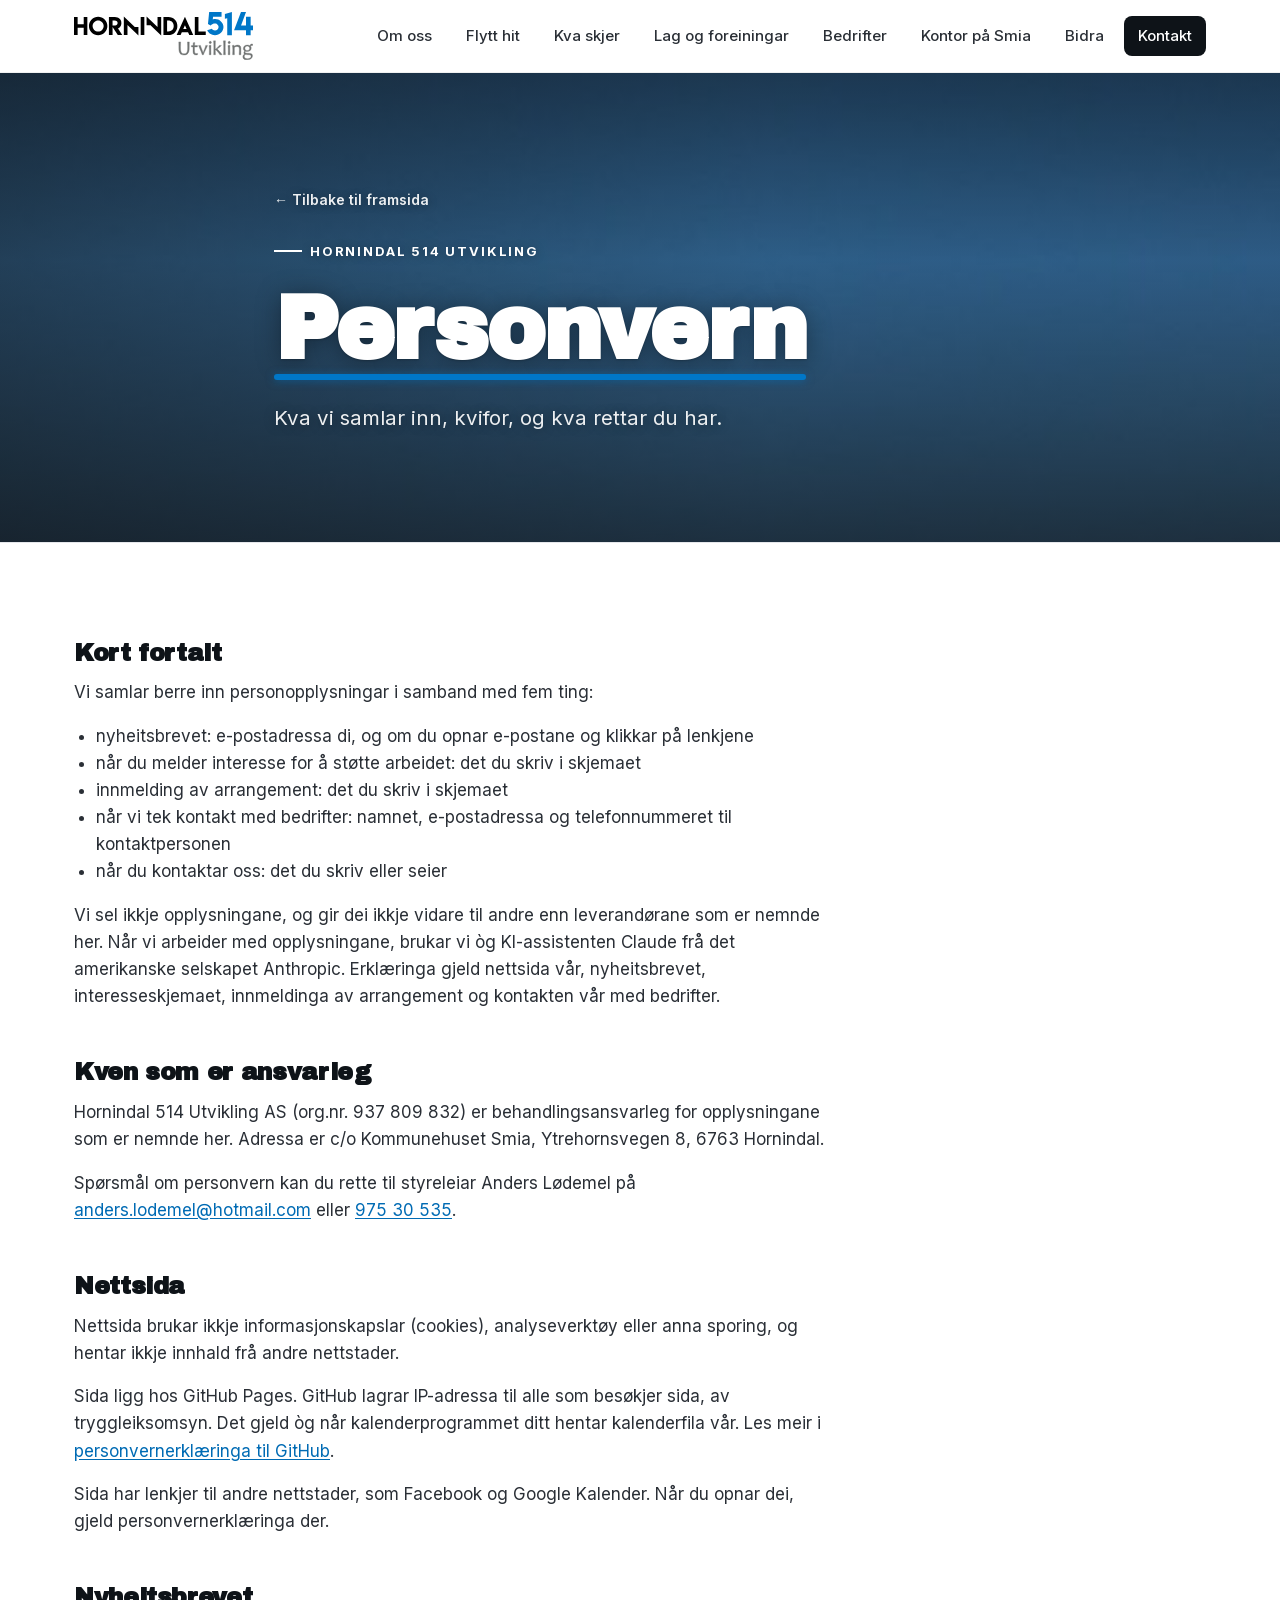
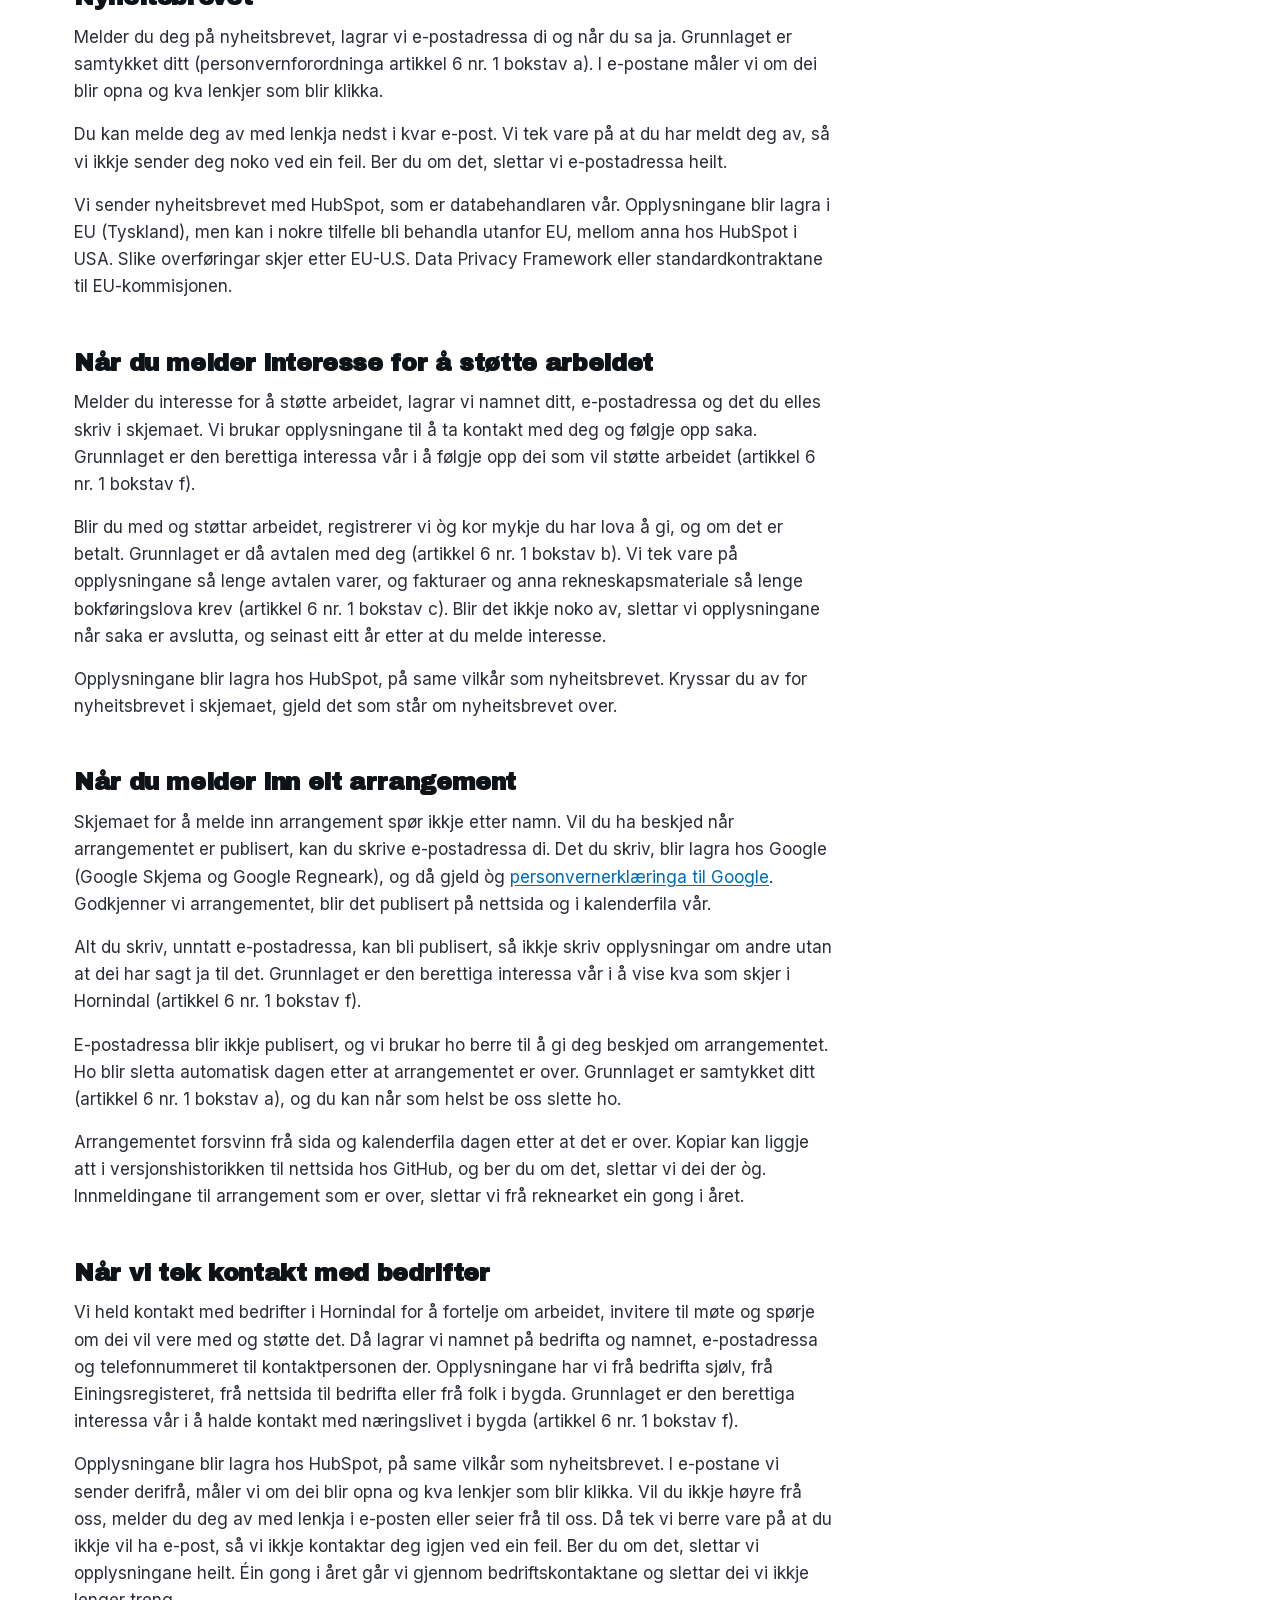
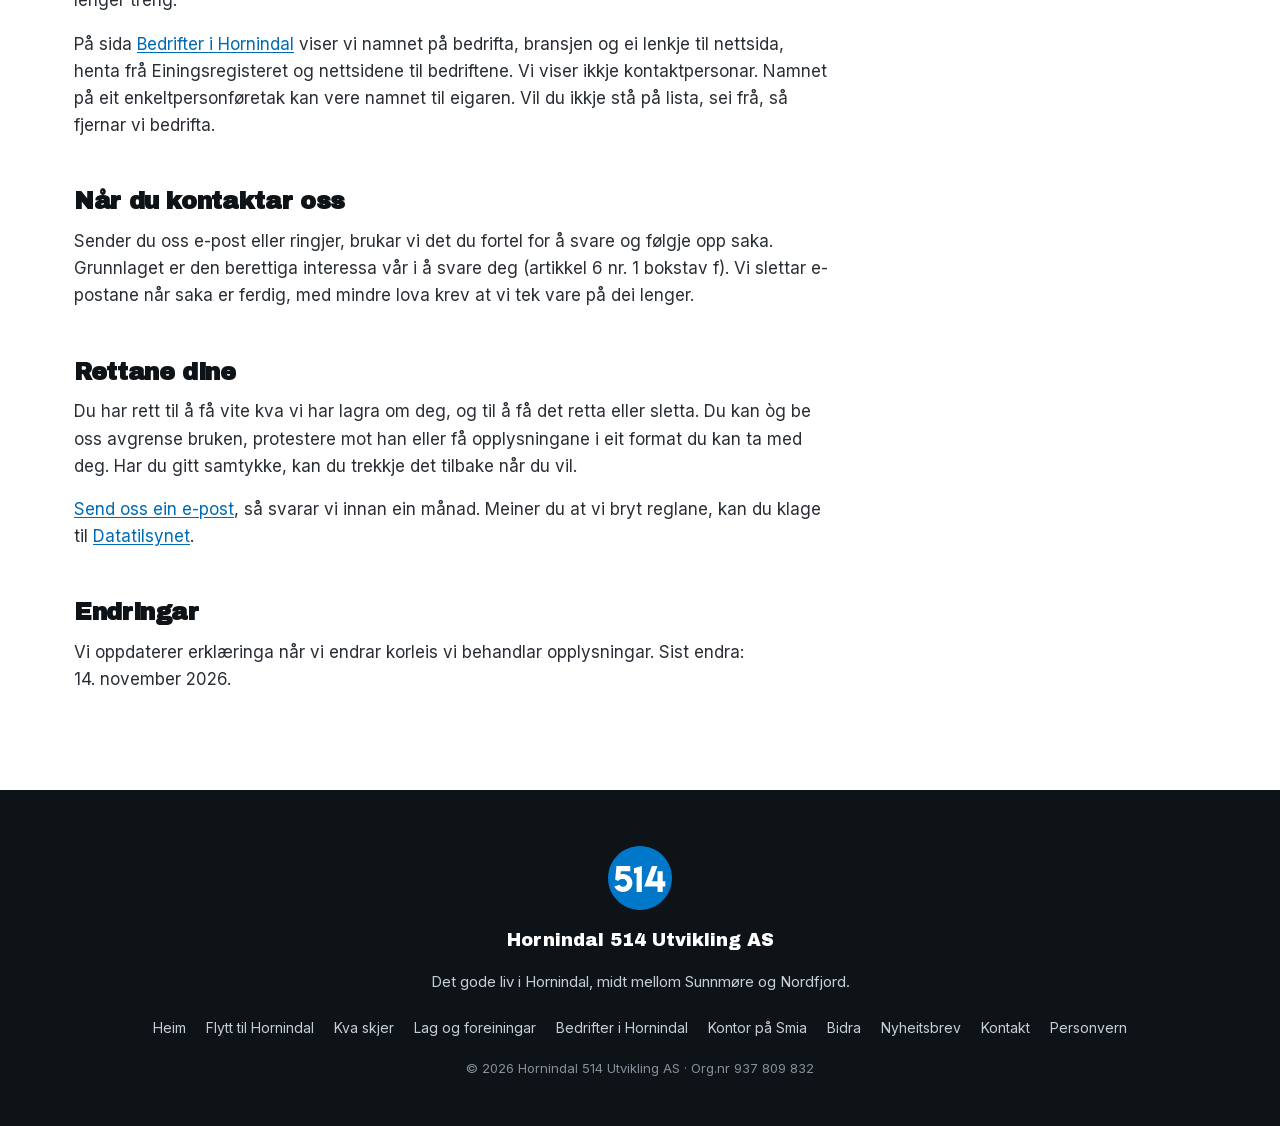
<file: personvern.html>
<!DOCTYPE html>
<html lang="nn">
<head>
  <meta charset="UTF-8" />
  <meta name="viewport" content="width=device-width, initial-scale=1.0" />
  <title>Personvernerklæring | Hornindal 514 Utvikling</title>
  <meta name="description" content="Kva personopplysningar Hornindal 514 Utvikling samlar inn på nettsida, i nyheitsbrevet og når du melder inn arrangement, kvifor, og kva rettar du har." />
  <meta name="theme-color" content="#0077C8" />

  <link rel="icon" type="image/png" sizes="32x32" href="assets/favicon-32.png" />
  <link rel="icon" type="image/png" sizes="256x256" href="assets/favicon-256.png" />
  <link rel="apple-touch-icon" sizes="180x180" href="assets/apple-touch-icon.png" />
  <link rel="shortcut icon" href="assets/favicon.ico" />

  <meta property="og:title" content="Personvernerklæring for Hornindal 514 Utvikling" />
  <meta property="og:description" content="Kva vi samlar inn, kvifor, og kva rettar du har." />
  <meta property="og:type" content="website" />
  <meta property="og:image" content="https://hornindal514.no/assets/hero-hornindalsvatnet.jpg" />
  <meta property="og:image:width" content="1920" />
  <meta property="og:image:height" content="1080" />
  <meta property="og:url" content="https://hornindal514.no/personvern.html" />
  <link rel="canonical" href="https://hornindal514.no/personvern.html" />

  <link rel="preload" href="assets/fonts/inter-latin.woff2" as="font" type="font/woff2" crossorigin />
  <link rel="preload" href="assets/fonts/archivo-black-latin.woff2" as="font" type="font/woff2" crossorigin />

  <link rel="stylesheet" href="styles.css?v=2" />
</head>
<body>
  <a class="skip-link" href="#hovudinnhald">Hopp til hovudinnhald</a>

  <header class="site-header">
    <div class="container header-inner">
      <a href="index.html" class="brand"><img src="assets/hornindal514-utvikling.svg" alt="Hornindal 514 Utvikling" width="179" height="48" /></a>
      <button class="nav-toggle" aria-expanded="false" aria-controls="hovudmeny" aria-label="Opne meny">
        <span></span><span></span><span></span>
      </button>
      <nav id="hovudmeny" class="site-nav" aria-label="Hovudmeny">
        <a href="index.html#om">Om oss</a>
        <a href="flytt-til-hornindal.html">Flytt hit</a>
        <a href="kva-skjer.html">Kva skjer</a>
        <a href="frivillig.html">Lag og foreiningar</a>
        <a href="bedrifter.html">Bedrifter</a>
        <a href="smia.html">Kontor på Smia</a>
        <a href="bidra.html">Bidra</a>
        <a href="index.html#kontakt" class="nav-cta">Kontakt</a>
      </nav>
    </div>
  </header>

  <main id="hovudinnhald">

    <section class="hero hero-compact">
      <picture class="hero-bg" aria-hidden="true">
        <source media="(max-width: 700px)" srcset="assets/hero-hornindalsvatnet-mobile.jpg" />
        <img src="assets/hero-hornindalsvatnet.jpg" alt="" loading="eager" fetchpriority="high" />
      </picture>
      <div class="hero-overlay" aria-hidden="true"></div>

      <div class="container hero-inner">
        <a href="index.html" class="page-back">← Tilbake til framsida</a>
        <p class="eyebrow eyebrow-light">Hornindal 514 Utvikling</p>
        <h1><span class="h1-line"><span class="accent">Personvern</span></span></h1>
        <p class="lede lede-light">Kva vi samlar inn, kvifor, og kva rettar du har.</p>
      </div>
    </section>

    <section class="section">
      <div class="container">
        <div class="rich">
          <h2>Kort fortalt</h2>
          <p>Vi samlar berre inn personopplysningar i samband med fem ting:</p>
          <ul>
            <li>nyheitsbrevet: e-postadressa di, og om du opnar e-postane og klikkar på lenkjene</li>
            <li>når du melder interesse for å støtte arbeidet: det du skriv i skjemaet</li>
            <li>innmelding av arrangement: det du skriv i skjemaet</li>
            <li>når vi tek kontakt med bedrifter: namnet, e-postadressa og telefonnummeret til kontaktpersonen</li>
            <li>når du kontaktar oss: det du skriv eller seier</li>
          </ul>
          <p>
            Vi sel ikkje opplysningane, og gir dei ikkje vidare til andre enn
            leverandørane som er nemnde her. Når vi arbeider med opplysningane,
            brukar vi òg KI-assistenten Claude frå det amerikanske selskapet
            Anthropic. Erklæringa gjeld nettsida vår, nyheitsbrevet,
            interesseskjemaet, innmeldinga av arrangement og kontakten vår med
            bedrifter.
          </p>

          <h2>Kven som er ansvarleg</h2>
          <p>
            Hornindal 514 Utvikling AS (org.nr.&nbsp;937&nbsp;809&nbsp;832) er
            behandlingsansvarleg for opplysningane som er nemnde her. Adressa er
            c/o Kommunehuset Smia, Ytrehornsvegen 8, 6763 Hornindal.
          </p>
          <p>
            Spørsmål om personvern kan du rette til styreleiar Anders Lødemel på
            <a href="mailto:anders.lodemel@hotmail.com?subject=Personvern">anders.lodemel@hotmail.com</a>
            eller <a href="tel:+4797530535">975 30 535</a>.
          </p>

          <h2>Nettsida</h2>
          <p>
            Nettsida brukar ikkje informasjonskapslar (cookies), analyseverktøy
            eller anna sporing, og hentar ikkje innhald frå andre nettstader.
          </p>
          <p>
            Sida ligg hos GitHub Pages. GitHub lagrar IP-adressa til alle som
            besøkjer sida, av tryggleiksomsyn. Det gjeld òg når
            kalenderprogrammet ditt hentar kalenderfila vår. Les meir i
            <a href="https://docs.github.com/en/site-policy/privacy-policies/github-general-privacy-statement" target="_blank" rel="noopener noreferrer">personvernerklæringa til GitHub</a>.
          </p>
          <p>
            Sida har lenkjer til andre nettstader, som Facebook og Google
            Kalender. Når du opnar dei, gjeld personvernerklæringa der.
          </p>

          <h2 id="nyheitsbrevet">Nyheitsbrevet</h2>
          <p>
            Melder du deg på nyheitsbrevet, lagrar vi e-postadressa di og når du
            sa ja. Grunnlaget er samtykket ditt (personvernforordninga artikkel
            6 nr. 1 bokstav a). I e-postane måler vi om dei blir opna og kva
            lenkjer som blir klikka.
          </p>
          <p>
            Du kan melde deg av med lenkja nedst i kvar e-post. Vi tek vare på at
            du har meldt deg av, så vi ikkje sender deg noko ved ein feil. Ber du
            om det, slettar vi e-postadressa heilt.
          </p>
          <p>
            Vi sender nyheitsbrevet med HubSpot, som er databehandlaren vår.
            Opplysningane blir lagra i EU (Tyskland), men kan i nokre tilfelle
            bli behandla utanfor EU, mellom anna hos HubSpot i USA. Slike
            overføringar skjer etter EU-U.S. Data Privacy Framework eller
            standardkontraktane til EU-kommisjonen.
          </p>

          <h2 id="stotte">Når du melder interesse for å støtte arbeidet</h2>
          <p>
            Melder du interesse for å støtte arbeidet, lagrar vi namnet ditt,
            e-postadressa og det du elles skriv i skjemaet. Vi brukar
            opplysningane til å ta kontakt med deg og følgje opp saka.
            Grunnlaget er den berettiga interessa vår i å følgje opp dei som
            vil støtte arbeidet (artikkel 6 nr. 1 bokstav f).
          </p>
          <p>
            Blir du med og støttar arbeidet, registrerer vi òg kor mykje du har
            lova å gi, og om det er betalt. Grunnlaget er då avtalen med deg
            (artikkel 6 nr. 1 bokstav b). Vi tek vare på opplysningane så lenge
            avtalen varer, og fakturaer og anna rekneskapsmateriale så lenge
            bokføringslova krev (artikkel 6 nr. 1 bokstav c). Blir det ikkje
            noko av, slettar vi opplysningane når saka er avslutta, og seinast
            eitt år etter at du melde interesse.
          </p>
          <p>
            Opplysningane blir lagra hos HubSpot, på same vilkår som
            nyheitsbrevet. Kryssar du av for nyheitsbrevet i skjemaet, gjeld
            det som står om nyheitsbrevet over.
          </p>

          <h2 id="arrangement">Når du melder inn eit arrangement</h2>
          <p>
            Skjemaet for å melde inn arrangement spør ikkje etter namn. Vil du
            ha beskjed når arrangementet er publisert, kan du skrive
            e-postadressa di. Det du skriv, blir lagra hos Google (Google
            Skjema og Google Regneark), og då gjeld òg
            <a href="https://policies.google.com/privacy" target="_blank" rel="noopener noreferrer">personvernerklæringa til Google</a>.
            Godkjenner vi arrangementet, blir det publisert på nettsida og i
            kalenderfila vår.
          </p>
          <p>
            Alt du skriv, unntatt e-postadressa, kan bli publisert, så ikkje
            skriv opplysningar om andre utan at dei har sagt ja til det.
            Grunnlaget er den berettiga interessa vår i å vise kva som skjer i
            Hornindal (artikkel 6 nr. 1 bokstav f).
          </p>
          <p>
            E-postadressa blir ikkje publisert, og vi brukar ho berre til å gi
            deg beskjed om arrangementet. Ho blir sletta automatisk dagen etter
            at arrangementet er over. Grunnlaget er samtykket ditt (artikkel 6
            nr. 1 bokstav a), og du kan når som helst be oss slette ho.
          </p>
          <p>
            Arrangementet forsvinn frå sida og kalenderfila dagen etter at det er
            over. Kopiar kan liggje att i versjonshistorikken til nettsida hos
            GitHub, og ber du om det, slettar vi dei der òg. Innmeldingane til
            arrangement som er over, slettar vi frå reknearket ein gong i året.
          </p>

          <h2 id="bedrifter">Når vi tek kontakt med bedrifter</h2>
          <p>
            Vi held kontakt med bedrifter i Hornindal for å fortelje om
            arbeidet, invitere til møte og spørje om dei vil vere med og støtte
            det. Då lagrar vi namnet på bedrifta og namnet, e-postadressa og
            telefonnummeret til kontaktpersonen der. Opplysningane har vi frå
            bedrifta sjølv, frå Einingsregisteret, frå nettsida til bedrifta
            eller frå folk i bygda. Grunnlaget er den berettiga interessa vår i
            å halde kontakt med næringslivet i bygda (artikkel 6 nr. 1
            bokstav f).
          </p>
          <p>
            Opplysningane blir lagra hos HubSpot, på same vilkår som
            nyheitsbrevet. I e-postane vi sender derifrå, måler vi om dei blir
            opna og kva lenkjer som blir klikka. Vil du ikkje høyre frå oss,
            melder du deg av med lenkja i e-posten eller seier frå til oss. Då
            tek vi berre vare på at du ikkje vil ha e-post, så vi ikkje
            kontaktar deg igjen ved ein feil. Ber du om det, slettar vi
            opplysningane heilt. Éin gong i året går vi gjennom
            bedriftskontaktane og slettar dei vi ikkje lenger treng.
          </p>
          <p>
            På sida <a href="bedrifter.html">Bedrifter i Hornindal</a> viser vi
            namnet på bedrifta, bransjen og ei lenkje til nettsida, henta frå
            Einingsregisteret og nettsidene til bedriftene. Vi viser ikkje
            kontaktpersonar. Namnet på eit enkeltpersonføretak kan vere namnet
            til eigaren. Vil du ikkje stå på lista, sei frå, så fjernar vi
            bedrifta.
          </p>

          <h2>Når du kontaktar oss</h2>
          <p>
            Sender du oss e-post eller ringjer, brukar vi det du fortel for å
            svare og følgje opp saka. Grunnlaget er den berettiga interessa vår i
            å svare deg (artikkel 6 nr. 1 bokstav f). Vi slettar e-postane når
            saka er ferdig, med mindre lova krev at vi tek vare på dei lenger.
          </p>

          <h2>Rettane dine</h2>
          <p>
            Du har rett til å få vite kva vi har lagra om deg, og til å få det
            retta eller sletta. Du kan òg be oss avgrense bruken, protestere mot
            han eller få opplysningane i eit format du kan ta med deg. Har du
            gitt samtykke, kan du trekkje det tilbake når du vil.
          </p>
          <p>
            <a href="mailto:anders.lodemel@hotmail.com?subject=Personvern">Send oss ein e-post</a>,
            så svarar vi innan ein månad. Meiner du at vi bryt reglane, kan du
            klage til
            <a href="https://www.datatilsynet.no" target="_blank" rel="noopener noreferrer">Datatilsynet</a>.
          </p>

          <h2>Endringar</h2>
          <p>
            Vi oppdaterer erklæringa når vi endrar korleis vi behandlar
            opplysningar. Sist endra: 14.&nbsp;november&nbsp;2026.
          </p>
        </div>
      </div>
    </section>

  </main>

  <footer class="site-footer">
    <div class="container footer-inner">
      <img src="assets/hornindal514-emblem.svg" alt="" width="64" height="64" />
      <p class="footer-brand">Hornindal 514 Utvikling AS</p>
      <p class="footer-tag">
        Det gode liv i Hornindal, midt mellom Sunnmøre og Nordfjord.
      </p>
      <ul class="footer-nav">
        <li><a href="index.html">Heim</a></li>
        <li><a href="flytt-til-hornindal.html">Flytt til Hornindal</a></li>
        <li><a href="kva-skjer.html">Kva skjer</a></li>
        <li><a href="frivillig.html">Lag og foreiningar</a></li>
        <li><a href="bedrifter.html">Bedrifter i Hornindal</a></li>
        <li><a href="smia.html">Kontor på Smia</a></li>
        <li><a href="bidra.html">Bidra</a></li>
        <li><a href="index.html#nyheitsbrev">Nyheitsbrev</a></li>
        <li><a href="index.html#kontakt">Kontakt</a></li>
        <li><a href="personvern.html" aria-current="page">Personvern</a></li>
      </ul>
      <p class="footer-meta">
        © <span id="year">2026</span> Hornindal 514 Utvikling AS · Org.nr&nbsp;937&nbsp;809&nbsp;832
      </p>
    </div>
  </footer>

  <script>
    document.getElementById('year').textContent = new Date().getFullYear();
    (function () {
      var t = document.querySelector('.nav-toggle');
      var n = document.getElementById('hovudmeny');
      function setMeny(open) {
        n.classList.toggle('open', open);
        t.setAttribute('aria-expanded', open ? 'true' : 'false');
        t.setAttribute('aria-label', open ? 'Lukk meny' : 'Opne meny');
      }
      if (t && n) {
        t.addEventListener('click', function () { setMeny(!n.classList.contains('open')); });
        n.addEventListener('click', function (e) { if (e.target.closest('a')) setMeny(false); });
        n.addEventListener('focusout', function (e) {
          if (!n.contains(e.relatedTarget) && e.relatedTarget !== t) setMeny(false);
        });
        document.addEventListener('keydown', function (e) {
          if (e.key === 'Escape' && n.classList.contains('open')) { setMeny(false); t.focus(); }
        });
      }
    })();
  </script>
</body>
</html>
</file>
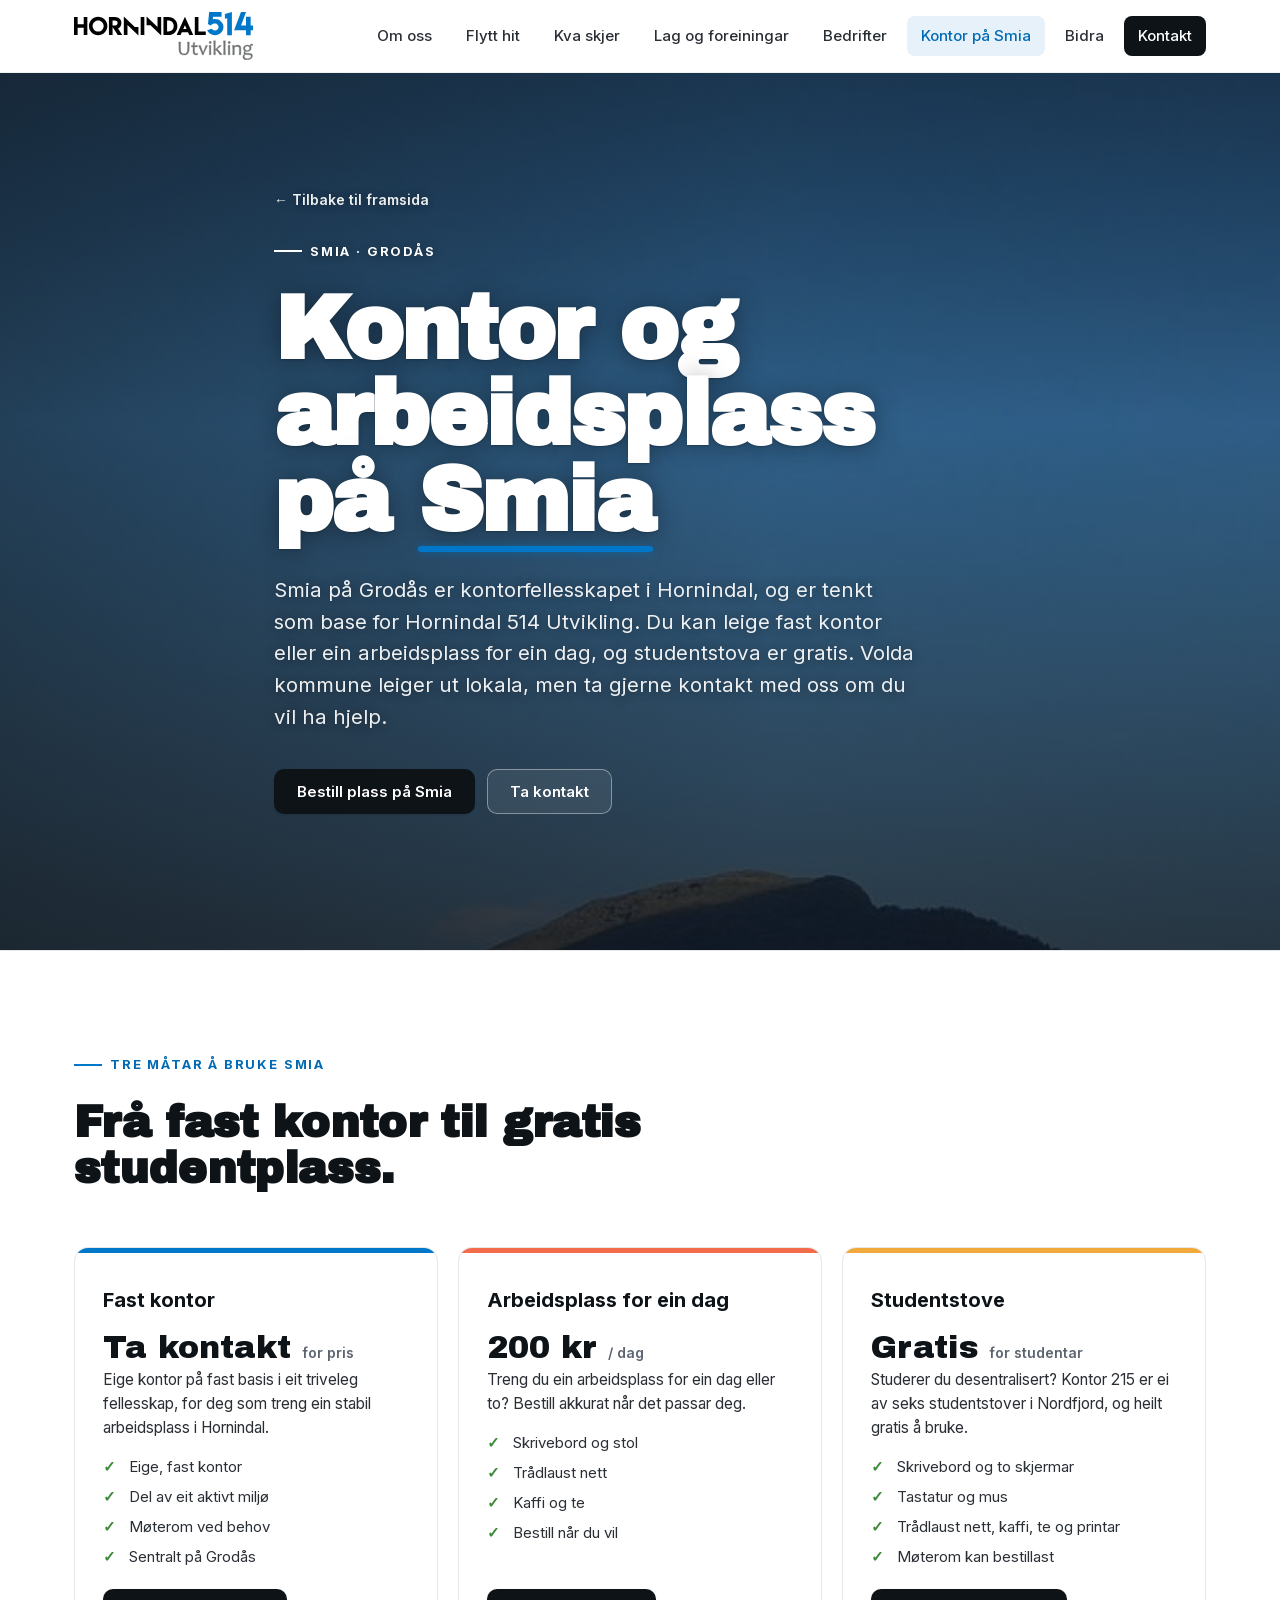
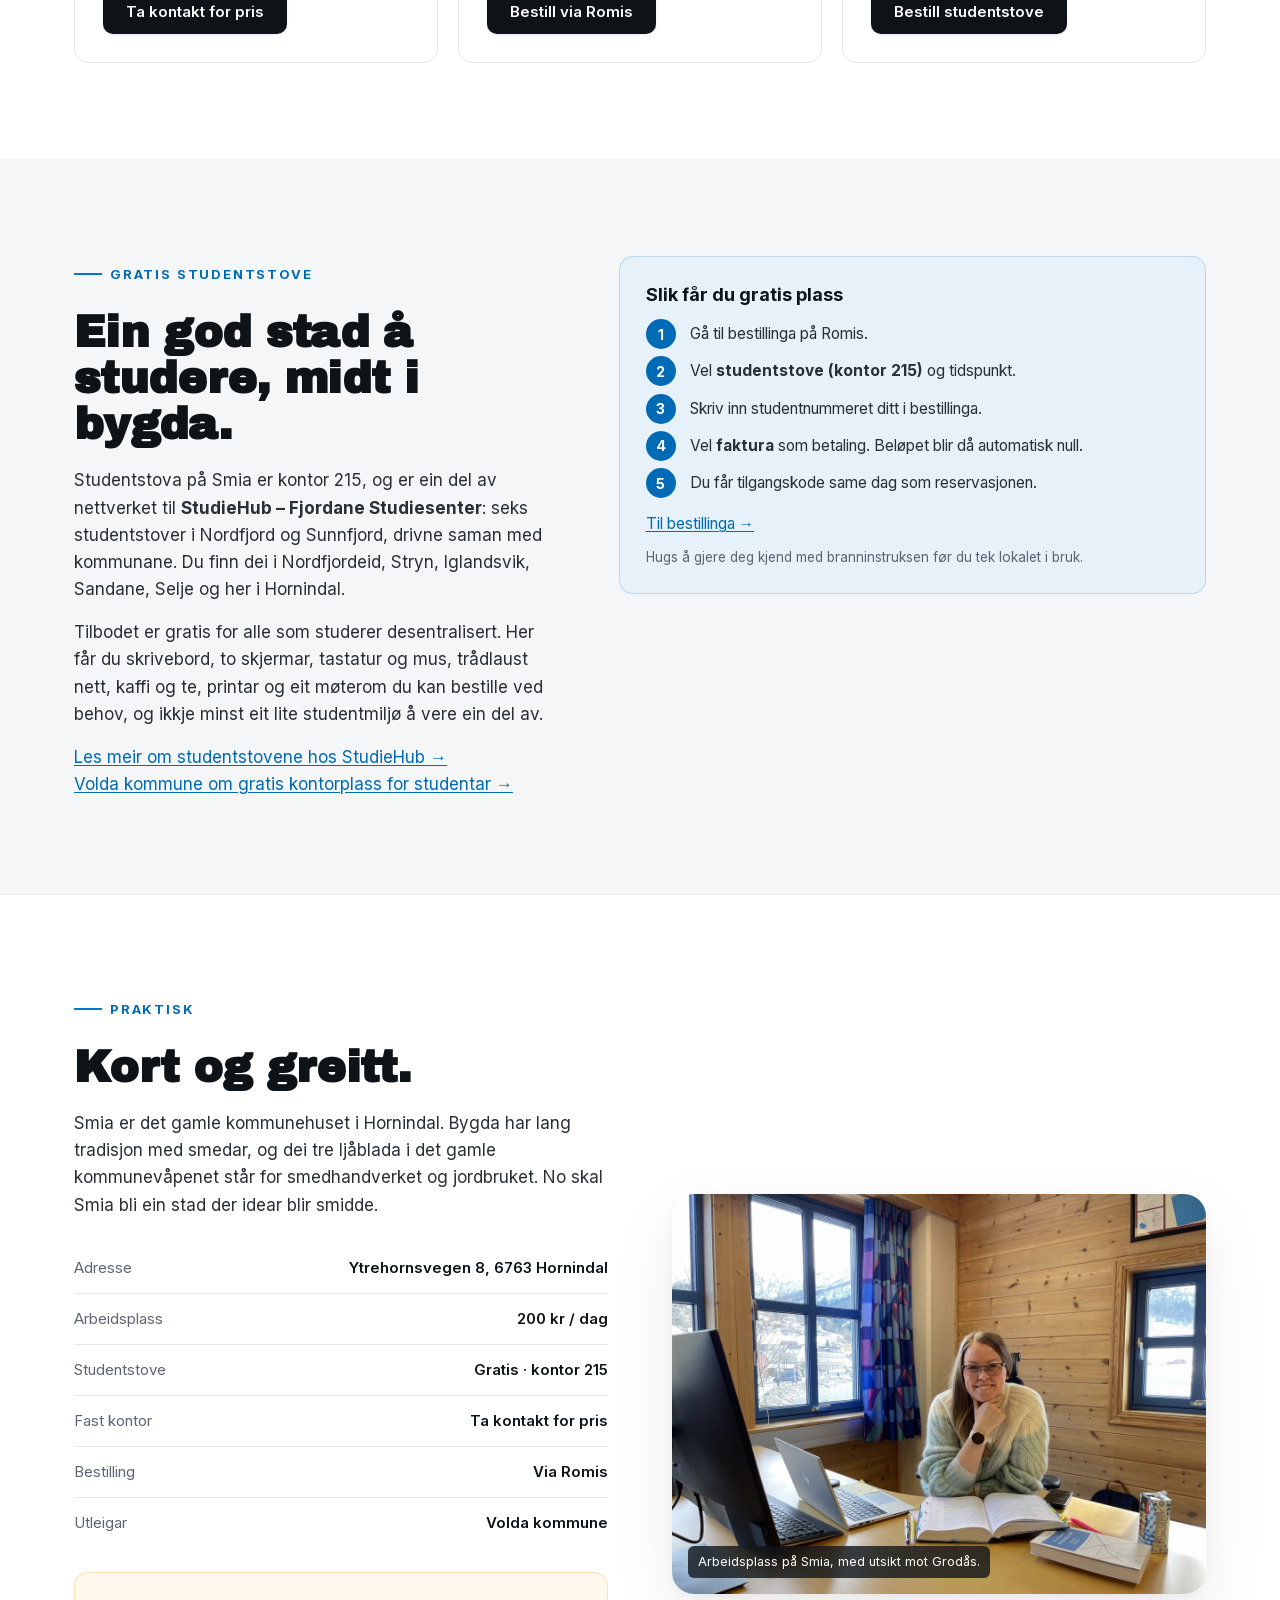
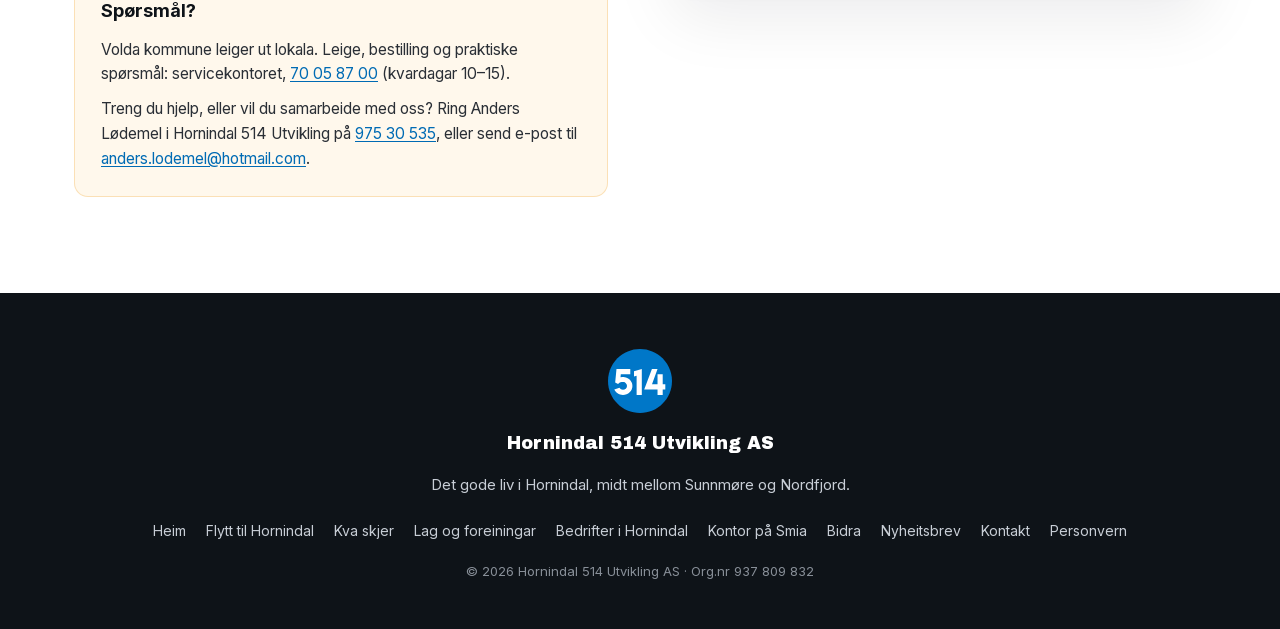
<file: smia.html>
<!DOCTYPE html>
<html lang="nn">
<head>
  <meta charset="UTF-8" />
  <meta name="viewport" content="width=device-width, initial-scale=1.0" />
  <title>Smia: kontor og studentstove | Hornindal 514 Utvikling</title>
  <meta name="description" content="Smia på Grodås er kontorfellesskapet i Hornindal: fast kontor til leige, arbeidsplass for ein dag til 200 kr, og gratis studentstove for studentar." />
  <meta name="theme-color" content="#0077C8" />

  <link rel="icon" type="image/png" sizes="32x32" href="assets/favicon-32.png" />
  <link rel="icon" type="image/png" sizes="256x256" href="assets/favicon-256.png" />
  <link rel="apple-touch-icon" sizes="180x180" href="assets/apple-touch-icon.png" />
  <link rel="shortcut icon" href="assets/favicon.ico" />

  <meta property="og:title" content="Smia: kontor og studentstove i Hornindal" />
  <meta property="og:description" content="Fast kontor, arbeidsplass for ein dag og gratis studentstove på Smia, Grodås." />
  <meta property="og:type" content="website" />
  <meta property="og:image" content="https://hornindal514.no/assets/hero-hornindalsvatnet.jpg" />
  <meta property="og:image:width" content="1920" />
  <meta property="og:image:height" content="1080" />
  <meta property="og:url" content="https://hornindal514.no/smia.html" />
  <link rel="canonical" href="https://hornindal514.no/smia.html" />

  <link rel="preload" href="assets/fonts/inter-latin.woff2" as="font" type="font/woff2" crossorigin />
  <link rel="preload" href="assets/fonts/archivo-black-latin.woff2" as="font" type="font/woff2" crossorigin />

  <link rel="stylesheet" href="styles.css?v=2" />
</head>
<body>
  <a class="skip-link" href="#hovudinnhald">Hopp til hovudinnhald</a>

  <header class="site-header">
    <div class="container header-inner">
      <a href="index.html" class="brand"><img src="assets/hornindal514-utvikling.svg" alt="Hornindal 514 Utvikling" width="179" height="48" /></a>
      <button class="nav-toggle" aria-expanded="false" aria-controls="hovudmeny" aria-label="Opne meny">
        <span></span><span></span><span></span>
      </button>
      <nav id="hovudmeny" class="site-nav" aria-label="Hovudmeny">
        <a href="index.html#om">Om oss</a>
        <a href="flytt-til-hornindal.html">Flytt hit</a>
        <a href="kva-skjer.html">Kva skjer</a>
        <a href="frivillig.html">Lag og foreiningar</a>
        <a href="bedrifter.html">Bedrifter</a>
        <a href="smia.html" aria-current="page">Kontor på Smia</a>
        <a href="bidra.html">Bidra</a>
        <a href="index.html#kontakt" class="nav-cta">Kontakt</a>
      </nav>
    </div>
  </header>

  <main id="hovudinnhald">

    <p class="notice" id="notis-frukost">
      <strong>Frukostmøte for alle onsdag 2.&nbsp;desember kl.&nbsp;8.30-10 på Smia.</strong>
      <span class="notice-meir">Bli betre kjent med Hornindal 514 Utvikling og med kvarandre, anten du er bonde, tilsett, sjølvstendig eller leiar.</span>
      <a href="mailto:kinehaugen@gmail.com?subject=P%C3%A5melding%20frukostm%C3%B8te%202.%20desember">Meld deg på til Kine</a> ·
      <a href="assets/frukostmote-2-desember.ics">Legg til i kalender</a>
    </p>

    <section class="hero hero-compact">
      <picture class="hero-bg" aria-hidden="true">
        <source media="(max-width: 700px)" srcset="assets/hero-hornindalsvatnet-mobile.jpg" />
        <img src="assets/hero-hornindalsvatnet.jpg" alt="" loading="eager" fetchpriority="high" />
      </picture>
      <div class="hero-overlay" aria-hidden="true"></div>

      <div class="container hero-inner">
        <a href="index.html" class="page-back">← Tilbake til framsida</a>
        <p class="eyebrow eyebrow-light">Smia · Grodås</p>
        <h1>
          <span class="h1-line">Kontor og arbeidsplass</span>
          <span class="h1-line">på <span class="accent">Smia</span></span>
        </h1>
        <p class="lede lede-light">
          Smia på Grodås er kontorfellesskapet i Hornindal, og er tenkt som
          base for Hornindal 514 Utvikling. Du kan leige fast kontor eller ein
          arbeidsplass for ein dag, og studentstova er gratis. Volda kommune leiger ut lokala,
          men ta gjerne kontakt med oss om du vil ha hjelp.
        </p>
        <div class="hero-actions">
          <a href="https://romis.no/booking-c/volda-kommune-smia" class="btn btn-primary" target="_blank" rel="noopener noreferrer">Bestill plass på Smia</a>
          <a href="mailto:anders.lodemel@hotmail.com?subject=Kontor%20på%20Smia" class="btn btn-ghost-light">Ta kontakt</a>
        </div>
      </div>
    </section>

    <section class="section">
      <div class="container">
        <div class="section-head">
          <p class="eyebrow">Tre måtar å bruke Smia</p>
          <h2>Frå fast kontor til gratis studentplass.</h2>
        </div>
        <div class="cards cards-3">
          <article class="card card-02 card--tier">
            <h3>Fast kontor</h3>
            <p class="tier-price">Ta kontakt <small>for pris</small></p>
            <p>Eige kontor på fast basis i eit triveleg fellesskap, for deg som treng ein stabil arbeidsplass i Hornindal.</p>
            <ul class="ticks">
              <li>Eige, fast kontor</li>
              <li>Del av eit aktivt miljø</li>
              <li>Møterom ved behov</li>
              <li>Sentralt på Grodås</li>
            </ul>
            <a href="mailto:anders.lodemel@hotmail.com?subject=Langtidsleige%20kontor%20på%20Smia" class="btn btn-primary">Ta kontakt for pris</a>
          </article>

          <article class="card card-01 card--tier">
            <h3>Arbeidsplass for ein dag</h3>
            <p class="tier-price">200 kr <small>/ dag</small></p>
            <p>Treng du ein arbeidsplass for ein dag eller to? Bestill akkurat når det passar deg.</p>
            <ul class="ticks">
              <li>Skrivebord og stol</li>
              <li>Trådlaust nett</li>
              <li>Kaffi og te</li>
              <li>Bestill når du vil</li>
            </ul>
            <a href="https://romis.no/booking-c/volda-kommune-smia" class="btn btn-primary" target="_blank" rel="noopener noreferrer">Bestill via Romis</a>
          </article>

          <article class="card card-03 card--tier">
            <h3>Studentstove</h3>
            <p class="tier-price">Gratis <small>for studentar</small></p>
            <p>Studerer du desentralisert? Kontor 215 er ei av seks studentstover i Nordfjord, og heilt gratis å bruke.</p>
            <ul class="ticks">
              <li>Skrivebord og to skjermar</li>
              <li>Tastatur og mus</li>
              <li>Trådlaust nett, kaffi, te og printar</li>
              <li>Møterom kan bestillast</li>
            </ul>
            <a href="https://romis.no/booking-c/volda-kommune-smia" class="btn btn-primary" target="_blank" rel="noopener noreferrer">Bestill studentstove</a>
          </article>
        </div>
      </div>
    </section>

    <section class="section section-alt">
      <div class="container two-col">
        <div>
          <p class="eyebrow">Gratis studentstove</p>
          <h2>Ein god stad å studere, midt i bygda.</h2>
          <div class="rich">
            <p>
              Studentstova på Smia er kontor 215, og er ein del av nettverket
              til <strong>StudieHub – Fjordane Studiesenter</strong>: seks
              studentstover i Nordfjord og Sunnfjord, drivne saman med
              kommunane. Du finn dei i Nordfjordeid, Stryn, Iglandsvik,
              Sandane, Selje og her i Hornindal.
            </p>
            <p>
              Tilbodet er gratis for alle som studerer desentralisert. Her får
              du skrivebord, to skjermar, tastatur og mus, trådlaust nett,
              kaffi og te, printar og eit møterom du kan bestille ved behov, og
              ikkje minst eit lite studentmiljø å vere ein del av.
            </p>
            <p>
              <a href="https://studiehub.no/studentstova" target="_blank" rel="noopener noreferrer">Les meir om studentstovene hos StudieHub →</a><br />
              <a href="https://www.volda.kommune.no/aktuelt/gratis-kontorplass-for-studentar-pa-smia.171041.aspx" target="_blank" rel="noopener noreferrer">Volda kommune om gratis kontorplass for studentar →</a>
            </p>
          </div>
        </div>
        <div class="callout">
          <h3>Slik får du gratis plass</h3>
          <ol class="steps">
            <li>Gå til bestillinga på Romis.</li>
            <li>Vel <strong>studentstove (kontor 215)</strong> og tidspunkt.</li>
            <li>Skriv inn studentnummeret ditt i bestillinga.</li>
            <li>Vel <strong>faktura</strong> som betaling. Beløpet blir då automatisk null.</li>
            <li>Du får tilgangskode same dag som reservasjonen.</li>
          </ol>
          <p style="margin-top:16px;"><a href="https://romis.no/booking-c/volda-kommune-smia" target="_blank" rel="noopener noreferrer">Til bestillinga →</a></p>
          <p style="font-size:13.5px;color:var(--muted);">Hugs å gjere deg kjend med branninstruksen før du tek lokalet i bruk.</p>
        </div>
      </div>
    </section>

    <section class="section">
      <div class="container two-col two-col-photo">
        <div>
          <p class="eyebrow">Praktisk</p>
          <h2>Kort og greitt.</h2>
          <div class="prose" style="margin-bottom:24px;">
            <p>
              Smia er det gamle kommunehuset i Hornindal. Bygda har lang
              tradisjon med smedar, og dei tre ljåblada i det gamle
              kommunevåpenet står for smedhandverket og jordbruket. No skal
              Smia bli ein stad der idear blir smidde.
            </p>
          </div>
          <dl class="facts">
            <div><dt>Adresse</dt><dd>Ytrehornsvegen 8, 6763 Hornindal</dd></div>
            <div><dt>Arbeidsplass</dt><dd>200 kr / dag</dd></div>
            <div><dt>Studentstove</dt><dd>Gratis · kontor 215</dd></div>
            <div><dt>Fast kontor</dt><dd>Ta kontakt for pris</dd></div>
            <div><dt>Bestilling</dt><dd>Via Romis</dd></div>
            <div><dt>Utleigar</dt><dd>Volda kommune</dd></div>
          </dl>
          <div class="callout callout--warm" style="margin-top:24px;">
            <h3>Spørsmål?</h3>
            <p>Volda kommune leiger ut lokala. Leige, bestilling og praktiske spørsmål: servicekontoret, <a href="tel:+4770058700">70 05 87 00</a> (kvardagar 10–15).</p>
            <p>Treng du hjelp, eller vil du samarbeide med oss? Ring Anders Lødemel i Hornindal 514 Utvikling på <a href="tel:+4797530535">975 30 535</a>, eller send e-post til <a href="mailto:anders.lodemel@hotmail.com?subject=Kontor%20på%20Smia">anders.lodemel@hotmail.com</a>.</p>
          </div>
        </div>
        <figure class="photo-frame">
          <img src="assets/smia-kontor.jpg"
               alt="Arbeidsplass på Smia: skrivebord med skjerm og laptop i eit lyst, trekledd kontor, med utsikt mot Grodås gjennom vindauget."
               loading="lazy" />
          <figcaption>Arbeidsplass på Smia, med utsikt mot Grodås.</figcaption>
        </figure>
      </div>
    </section>

  </main>

  <footer class="site-footer">
    <div class="container footer-inner">
      <img src="assets/hornindal514-emblem.svg" alt="" width="64" height="64" />
      <p class="footer-brand">Hornindal 514 Utvikling AS</p>
      <p class="footer-tag">
        Det gode liv i Hornindal, midt mellom Sunnmøre og Nordfjord.
      </p>
      <ul class="footer-nav">
        <li><a href="index.html">Heim</a></li>
        <li><a href="flytt-til-hornindal.html">Flytt til Hornindal</a></li>
        <li><a href="kva-skjer.html">Kva skjer</a></li>
        <li><a href="frivillig.html">Lag og foreiningar</a></li>
        <li><a href="bedrifter.html">Bedrifter i Hornindal</a></li>
        <li><a href="smia.html">Kontor på Smia</a></li>
        <li><a href="bidra.html">Bidra</a></li>
        <li><a href="index.html#nyheitsbrev">Nyheitsbrev</a></li>
        <li><a href="index.html#kontakt">Kontakt</a></li>
        <li><a href="personvern.html">Personvern</a></li>
      </ul>
      <p class="footer-meta">
        © <span id="year">2026</span> Hornindal 514 Utvikling AS · Org.nr&nbsp;937&nbsp;809&nbsp;832
      </p>
    </div>
  </footer>

  <script>
    document.getElementById('year').textContent = new Date().getFullYear();
    // Notisen om frukostmøtet forsvinn av seg sjølv etter 2. desember.
    var notis = document.getElementById('notis-frukost');
    if (notis && new Date() >= new Date('2026-12-03')) notis.remove();
    (function () {
      var t = document.querySelector('.nav-toggle');
      var n = document.getElementById('hovudmeny');
      function setMeny(open) {
        n.classList.toggle('open', open);
        t.setAttribute('aria-expanded', open ? 'true' : 'false');
        t.setAttribute('aria-label', open ? 'Lukk meny' : 'Opne meny');
      }
      if (t && n) {
        t.addEventListener('click', function () { setMeny(!n.classList.contains('open')); });
        n.addEventListener('click', function (e) { if (e.target.closest('a')) setMeny(false); });
        n.addEventListener('focusout', function (e) {
          if (!n.contains(e.relatedTarget) && e.relatedTarget !== t) setMeny(false);
        });
        document.addEventListener('keydown', function (e) {
          if (e.key === 'Escape' && n.classList.contains('open')) { setMeny(false); t.focus(); }
        });
      }
    })();
  </script>
</body>
</html>
</file>
<file: styles.css>
/* =========================================================
   Hornindal 514 Utvikling - styles
   ========================================================= */

/* Fontar hostet sjølv (Inter og Archivo Black, SIL OFL, sjå assets/fonts/) */
@font-face {
  font-family: 'Archivo Black';
  font-style: normal;
  font-weight: 400;
  font-display: swap;
  src: url('assets/fonts/archivo-black-latin-ext.woff2') format('woff2');
  unicode-range: U+0100-02BA, U+02BD-02C5, U+02C7-02CC, U+02CE-02D7, U+02DD-02FF, U+0304, U+0308, U+0329, U+1D00-1DBF, U+1E00-1E9F, U+1EF2-1EFF, U+2020, U+20A0-20AB, U+20AD-20C4, U+2113, U+2C60-2C7F, U+A720-A7FF;
}
@font-face {
  font-family: 'Archivo Black';
  font-style: normal;
  font-weight: 400;
  font-display: swap;
  src: url('assets/fonts/archivo-black-latin.woff2') format('woff2');
  unicode-range: U+0000-00FF, U+0131, U+0152-0153, U+02BB-02BC, U+02C6, U+02DA, U+02DC, U+0304, U+0308, U+0329, U+2000-206F, U+20AC, U+2122, U+2191, U+2193, U+2212, U+2215, U+FEFF, U+FFFD;
}
@font-face {
  font-family: 'Inter';
  font-style: normal;
  font-weight: 400 800;
  font-display: swap;
  src: url('assets/fonts/inter-latin-ext.woff2') format('woff2');
  unicode-range: U+0100-02BA, U+02BD-02C5, U+02C7-02CC, U+02CE-02D7, U+02DD-02FF, U+0304, U+0308, U+0329, U+1D00-1DBF, U+1E00-1E9F, U+1EF2-1EFF, U+2020, U+20A0-20AB, U+20AD-20C4, U+2113, U+2C60-2C7F, U+A720-A7FF;
}
@font-face {
  font-family: 'Inter';
  font-style: normal;
  font-weight: 400 800;
  font-display: swap;
  src: url('assets/fonts/inter-latin.woff2') format('woff2');
  unicode-range: U+0000-00FF, U+0131, U+0152-0153, U+02BB-02BC, U+02C6, U+02DA, U+02DC, U+0304, U+0308, U+0329, U+2000-206F, U+20AC, U+2122, U+2191, U+2193, U+2212, U+2215, U+FEFF, U+FFFD;
}
/* Reserve med tilpassa mål, så teksten ikkje flyttar seg når Inter kjem */
@font-face {
  font-family: 'Inter Fallback';
  src: local('Arial');
  ascent-override: 90.2%;
  descent-override: 22.48%;
  line-gap-override: 0%;
  size-adjust: 107.4%;
}

:root {
  --blue: #0077C8;
  --blue-deep: #006BB4;
  --blue-soft: #E6F1FA;

  /* Warm accents - for life, energy, optimism */
  --sun: #FFC857;
  --sun-deep: #F2A93B;
  --coral: #F26B4A;
  --coral-deep: #BF4526;
  --moss: #5FAD56;
  --moss-deep: #3F8A38;

  --ink: #0E1318;
  --ink-2: #2A2F36;
  --muted: #5C6470;
  --line: #E5E7EB;
  --line-strong: #D7DBE0;

  --paper: #FFFFFF;
  --paper-alt: #F5F6F8;
  --paper-warm: #FFF8EC;

  --shadow-sm: 0 1px 2px rgba(15, 19, 24, 0.04), 0 1px 3px rgba(15, 19, 24, 0.06);
  --shadow-md: 0 4px 16px rgba(15, 19, 24, 0.06), 0 1px 3px rgba(15, 19, 24, 0.04);
  --shadow-lg: 0 24px 64px rgba(15, 19, 24, 0.08), 0 2px 8px rgba(15, 19, 24, 0.04);

  --radius: 14px;
  --radius-lg: 22px;
  --container: 1180px;

  --font-sans: "Inter", "Inter Fallback", -apple-system, BlinkMacSystemFont, "Segoe UI", Helvetica, Arial, sans-serif;
  --font-display: "Archivo Black", "Inter", "Inter Fallback", -apple-system, sans-serif;
}

/* Reset */
*, *::before, *::after { box-sizing: border-box; }
html { -webkit-text-size-adjust: 100%; scroll-behavior: smooth; scroll-padding-top: 88px; }
body {
  margin: 0;
  font-family: var(--font-sans);
  font-size: 17px;
  line-height: 1.6;
  color: var(--ink);
  background: var(--paper);
  -webkit-font-smoothing: antialiased;
  text-rendering: optimizeLegibility;
}
img { max-width: 100%; height: auto; display: block; }
a { color: var(--blue-deep); text-decoration: none; }
a:hover { color: var(--blue); }
main p a:not(.btn), .veke a, .steps a { text-decoration: underline; text-underline-offset: 2px; }

button { font: inherit; cursor: pointer; }

.skip-link {
  position: absolute; left: -10000px; top: auto;
  width: 1px; height: 1px; overflow: hidden;
}
.skip-link:focus {
  position: static; width: auto; height: auto;
  padding: 0.6rem 1rem; background: var(--ink); color: #fff;
}

.container {
  width: 100%;
  max-width: var(--container);
  margin: 0 auto;
  padding: 0 24px;
}

/* =========================================================
   Header
   ========================================================= */
.site-header {
  position: sticky;
  top: 0;
  z-index: 50;
  background: rgba(255, 255, 255, 0.92);
  backdrop-filter: saturate(160%) blur(14px);
  -webkit-backdrop-filter: saturate(160%) blur(14px);
  border-bottom: 1px solid rgba(15, 19, 24, 0.06);
}
.header-inner {
  display: flex;
  align-items: center;
  justify-content: space-between;
  gap: 24px;
  height: 72px;
}
.brand img {
  display: block;
  height: 48px;
  width: auto;
}

/* Kort notis øvst på sidene. På mobil står berre det viktigaste. */
.notice {
  margin: 0;
  padding: 12px 24px;
  background: var(--sun);
  color: var(--ink);
  font-size: 15px;
  line-height: 1.45;
  text-align: center;
}
.notice a { color: inherit; font-weight: 600; text-decoration: underline; white-space: nowrap; }
@media (max-width: 700px) { .notice-meir { display: none; } }

.site-nav {
  display: flex;
  align-items: center;
  gap: 6px;
}
.site-nav a {
  color: var(--ink-2);
  font-weight: 500;
  font-size: 15px;
  padding: 8px 14px;
  border-radius: 8px;
  transition: background 0.15s ease, color 0.15s ease;
}
.site-nav a:hover { background: var(--paper-alt); color: var(--ink); }
.site-nav .nav-cta {
  background: var(--ink);
  color: #fff;
  margin-left: 0;
}
.site-nav .nav-cta:hover { background: var(--blue); color: #fff; }

/* =========================================================
   Hero
   ========================================================= */
.hero {
  position: relative;
  overflow: hidden;
  padding: 120px 0 96px;
  isolation: isolate;
  color: #fff;
  min-height: 78vh;
  display: flex;
  align-items: center;
}
.hero-bg {
  position: absolute;
  inset: 0;
  z-index: -2;
  display: block;
}
.hero-bg img {
  width: 100%;
  height: 100%;
  object-fit: cover;
  object-position: center 30%;
}
.hero-overlay {
  position: absolute;
  inset: 0;
  z-index: -1;
  background:
    linear-gradient(180deg, rgba(14, 19, 24, 0.65) 0%, rgba(14, 19, 24, 0.35) 40%, rgba(14, 19, 24, 0.78) 100%),
    linear-gradient(90deg, rgba(14, 19, 24, 0.5) 0%, rgba(14, 19, 24, 0.1) 60%);
}
.hero-credit {
  position: absolute;
  right: 16px;
  bottom: 10px;
  margin: 0;
  font-size: 11px;
  color: rgba(255, 255, 255, 0.7);
  letter-spacing: 0.02em;
  z-index: 1;
}
.hero-credit a { color: rgba(255, 255, 255, 0.9); text-decoration: underline; text-underline-offset: 2px; }
.hero-credit a:hover { color: #fff; }

.hero-inner {
  position: relative;
  z-index: 2;
  max-width: 880px;
  width: 100%;
}
.eyebrow {
  display: inline-flex;
  align-items: center;
  gap: 8px;
  font-size: 13px;
  font-weight: 700;
  letter-spacing: 0.14em;
  text-transform: uppercase;
  color: var(--blue-deep);
  margin: 0 0 24px;
}
.eyebrow::before {
  content: "";
  display: inline-block;
  width: 28px; height: 2px;
  background: var(--blue);
}
.eyebrow-light { color: #fff; text-shadow: 0 1px 8px rgba(0, 0, 0, 0.35); }
.eyebrow-light::before { background: #fff; }

.hero h1 {
  font-family: var(--font-display);
  font-weight: 900;
  font-size: clamp(44px, 7vw, 92px);
  line-height: 0.96;
  letter-spacing: -0.02em;
  margin: 0 0 24px;
  color: #fff;
  text-shadow: 0 2px 24px rgba(0, 0, 0, 0.35), 0 1px 2px rgba(0, 0, 0, 0.2);
}
.h1-line { display: block; }
.accent { color: var(--blue); }
.hero h1 .accent {
  color: #fff;
  position: relative;
  display: inline-block;
  padding-bottom: 6px;
}
.hero h1 .accent::after {
  content: "";
  position: absolute;
  left: 0; right: 0; bottom: -2px;
  height: 6px;
  background: var(--blue);
  border-radius: 3px;
  box-shadow: 0 1px 8px rgba(0, 119, 200, 0.5);
}

.lede {
  max-width: 640px;
  font-size: clamp(17px, 1.6vw, 21px);
  line-height: 1.55;
  color: var(--ink-2);
  margin: 0 0 36px;
}
.lede-light {
  color: rgba(255, 255, 255, 0.92);
  text-shadow: 0 1px 12px rgba(0, 0, 0, 0.4);
}

.hero-actions {
  display: flex;
  flex-wrap: wrap;
  gap: 12px;
  margin-bottom: 64px;
}

/* Buttons */
.btn {
  display: inline-flex;
  align-items: center;
  justify-content: center;
  gap: 8px;
  padding: 14px 22px;
  border-radius: 10px;
  font-weight: 600;
  font-size: 15px;
  line-height: 1;
  text-decoration: none;
  transition: transform 0.06s ease, background 0.15s ease, color 0.15s ease, box-shadow 0.15s ease;
  border: 1px solid transparent;
}
.btn-primary {
  background: var(--ink);
  color: #fff;
  box-shadow: var(--shadow-sm);
}
.btn-primary:hover { background: var(--blue); color: #fff; }
.btn-primary:active { transform: translateY(1px); }
.btn-ghost {
  background: transparent;
  color: var(--ink);
  border-color: var(--line-strong);
}
.btn-ghost:hover { background: var(--paper-alt); }
.btn-ghost-light {
  background: rgba(255, 255, 255, 0.08);
  color: #fff;
  border-color: rgba(255, 255, 255, 0.4);
  backdrop-filter: blur(8px);
  -webkit-backdrop-filter: blur(8px);
}
.btn-ghost-light:hover { background: rgba(255, 255, 255, 0.18); color: #fff; }
.btn-lg { padding: 18px 28px; font-size: 16px; }

/* Word-marquee just under the hero buttons */
.hero-marquee {
  margin-top: 28px;
  margin-bottom: 8px;
  overflow: hidden;
  mask-image: linear-gradient(90deg, transparent, #000 8%, #000 92%, transparent);
  -webkit-mask-image: linear-gradient(90deg, transparent, #000 8%, #000 92%, transparent);
}
.hero-marquee-track {
  display: flex;
  gap: 28px;
  width: max-content;
  animation: marquee 32s linear infinite;
  font-family: var(--font-display);
  font-size: clamp(20px, 2.4vw, 28px);
  letter-spacing: -0.01em;
  color: rgba(255, 255, 255, 0.92);
  text-shadow: 0 1px 8px rgba(0, 0, 0, 0.35);
  white-space: nowrap;
}
.hero-marquee.paused .hero-marquee-track { animation-play-state: paused; }
.marquee-pause {
  display: block;
  margin: 0 0 32px auto;
  min-height: 32px;
  padding: 0 14px;
  font-size: 13px;
  color: #fff;
  background: transparent;
  border: 1px solid rgba(255, 255, 255, 0.4);
  border-radius: 999px;
}
.marquee-pause:hover { background: rgba(255, 255, 255, 0.14); }
.hero-marquee-track .dot {
  color: var(--sun);
  font-family: var(--font-sans);
  font-weight: 800;
  align-self: center;
}
@keyframes marquee {
  from { transform: translateX(0); }
  to   { transform: translateX(-50%); }
}

/* Hero stats */
.hero-stats {
  list-style: none;
  padding: 0; margin: 0;
  display: grid;
  grid-template-columns: repeat(3, 1fr);
  gap: 32px;
  max-width: 760px;
  border-top: 1px solid rgba(255, 255, 255, 0.22);
  padding-top: 28px;
}
.hero-stats li {
  display: flex; flex-direction: column; gap: 6px;
}
.hero-stats .num {
  font-family: var(--font-display);
  font-size: clamp(28px, 3.5vw, 40px);
  color: #fff;
  line-height: 1;
  text-shadow: 0 1px 12px rgba(0, 0, 0, 0.35);
}
.hero-stats .lbl {
  font-size: 13px;
  color: rgba(255, 255, 255, 0.82);
  line-height: 1.4;
  text-shadow: 0 1px 8px rgba(0, 0, 0, 0.4);
}

/* =========================================================
   Sections
   ========================================================= */
.section {
  padding: 96px 0;
  border-top: 1px solid var(--line);
}
.section-alt {
  background: var(--paper-alt);
  border-top-color: transparent;
}
.section-head {
  max-width: 720px;
  margin: 0 0 56px;
}
.section h2 {
  font-family: var(--font-display);
  font-weight: 900;
  font-size: clamp(28px, 3.6vw, 44px);
  line-height: 1.05;
  letter-spacing: -0.015em;
  color: var(--ink);
  margin: 0 0 20px;
}
.section .lede { margin: 0; }

.two-col {
  display: grid;
  grid-template-columns: 0.9fr 1.1fr;
  gap: 64px;
  align-items: start;
}
.two-col-photo {
  grid-template-columns: 1fr 1fr;
  align-items: center;
}

.prose p { margin: 0 0 16px; color: var(--ink-2); }
.prose p:last-child { margin-bottom: 0; }

/* Cards */
.cards {
  display: grid;
  grid-template-columns: repeat(2, 1fr);
  gap: 20px;
}
.card {
  background: #fff;
  border: 1px solid var(--line);
  border-radius: var(--radius);
  padding: 32px 28px 28px;
  transition: transform 0.18s ease, box-shadow 0.18s ease, border-color 0.18s ease;
  position: relative;
  overflow: hidden;
}
.card::before {
  content: "";
  position: absolute;
  top: 0; left: 0; right: 0;
  height: 5px;
  background: var(--card-accent, var(--blue));
  border-top-left-radius: var(--radius);
  border-top-right-radius: var(--radius);
}
.card:hover {
  transform: translateY(-4px);
  box-shadow: var(--shadow-lg);
  border-color: transparent;
}
.card-num {
  font-family: var(--font-display);
  font-size: clamp(56px, 7vw, 88px);
  line-height: 0.9;
  color: var(--card-accent, var(--blue));
  opacity: 0.18;
  letter-spacing: -0.02em;
  margin: 0;
  position: absolute;
  top: 18px; right: 22px;
  pointer-events: none;
  transition: opacity 0.2s ease, transform 0.2s ease;
}
.card:hover .card-num { opacity: 0.32; transform: translateY(-2px) rotate(-2deg); }
.card h3 {
  font-family: var(--font-sans);
  font-size: 20px;
  font-weight: 700;
  margin: 8px 0 10px;
  color: var(--ink);
  position: relative;
  z-index: 1;
}
.card p {
  color: var(--ink-2);
  font-size: 15.5px;
  margin: 0;
  line-height: 1.55;
  position: relative;
  z-index: 1;
}
.card-01 { --card-accent: var(--coral); }
.card-02 { --card-accent: var(--blue); }
.card-03 { --card-accent: var(--sun-deep); }
.card-04 { --card-accent: var(--moss); }

/* Wavy SVG divider (sits at the bottom of a section, eats into the next) */
.wave-divider {
  display: block;
  width: 100%;
  height: 64px;
  margin-top: -1px;
  margin-bottom: -1px;
}
.wave-divider path { transition: fill 0.2s ease; }

/* Manifesto / vision band - big, warm, optimistic */
.manifesto {
  position: relative;
  padding: 0;
  background:
    radial-gradient(ellipse 60% 70% at 20% 20%, rgba(255, 200, 87, 0.22), transparent 60%),
    radial-gradient(ellipse 70% 80% at 90% 80%, rgba(242, 107, 74, 0.18), transparent 65%),
    var(--paper-warm);
  overflow: hidden;
  isolation: isolate;
}
.manifesto::before,
.manifesto::after {
  content: "";
  position: absolute;
  border-radius: 50%;
  z-index: -1;
  filter: blur(2px);
  opacity: 0.55;
}
.manifesto::before {
  width: 220px; height: 220px;
  background: radial-gradient(circle at 30% 30%, var(--sun) 0%, transparent 70%);
  top: -40px; right: 8%;
}
.manifesto::after {
  width: 280px; height: 280px;
  background: radial-gradient(circle at 30% 30%, var(--blue-soft) 0%, transparent 70%);
  bottom: -80px; left: 4%;
}
.manifesto-inner {
  max-width: 980px;
  margin: 0 auto;
  text-align: center;
  padding: 96px 24px;
  position: relative;
}
.manifesto-eyebrow {
  display: inline-flex;
  align-items: center;
  gap: 10px;
  font-size: 12px;
  font-weight: 800;
  letter-spacing: 0.18em;
  text-transform: uppercase;
  color: var(--coral-deep);
  background: rgba(255, 255, 255, 0.65);
  padding: 8px 16px;
  border-radius: 999px;
  border: 1px solid rgba(242, 107, 74, 0.2);
  margin-bottom: 24px;
}
.manifesto-eyebrow .dot {
  width: 8px; height: 8px;
  border-radius: 50%;
  background: var(--coral);
  display: inline-block;
  animation: pulse 2.4s ease-in-out infinite;
}
@keyframes pulse {
  0%, 100% { transform: scale(1); opacity: 1; }
  50%      { transform: scale(1.4); opacity: 0.6; }
}
.manifesto-quote {
  font-family: var(--font-display);
  font-weight: 900;
  font-size: clamp(30px, 4.6vw, 58px);
  line-height: 1.08;
  letter-spacing: -0.02em;
  color: var(--ink);
  margin: 0 0 28px;
}
.manifesto-quote .hl-sun   { background: linear-gradient(180deg, transparent 62%, var(--sun) 62%, var(--sun) 92%, transparent 92%); padding: 0 6px; }
.manifesto-quote .hl-coral { background: linear-gradient(180deg, transparent 62%, rgba(242,107,74,0.35) 62%, rgba(242,107,74,0.35) 92%, transparent 92%); padding: 0 6px; }
.manifesto-quote .hl-blue  { color: var(--blue-deep); }
.manifesto-sub {
  font-size: clamp(16px, 1.4vw, 18px);
  color: var(--ink-2);
  max-width: 640px;
  margin: 0 auto;
  line-height: 1.55;
}

/* Photo section */
.photo-frame {
  margin: 0;
  border-radius: var(--radius-lg);
  overflow: hidden;
  box-shadow: var(--shadow-lg);
  position: relative;
}
.photo-frame img { width: 100%; aspect-ratio: 4/3; object-fit: cover; }
.photo-frame--wide img { aspect-ratio: 16 / 9; }
.photo-frame figcaption {
  position: absolute;
  left: 16px; bottom: 16px;
  background: rgba(14, 19, 24, 0.78);
  color: #fff;
  font-size: 12.5px;
  padding: 6px 10px;
  border-radius: 6px;
  backdrop-filter: blur(6px);
}

/* Styre photo */
.styre-photo {
  margin: 0 auto 40px;
  max-width: 720px;
  border-radius: var(--radius-lg);
  overflow: hidden;
  box-shadow: var(--shadow-lg);
  position: relative;
}
.styre-photo img {
  width: 100%;
  aspect-ratio: 3 / 2;
  object-fit: cover;
  object-position: center 30%;
  display: block;
}
.styre-photo figcaption {
  position: absolute;
  left: 16px; bottom: 16px;
  background: rgba(14, 19, 24, 0.78);
  color: #fff;
  font-size: 12.5px;
  padding: 6px 10px;
  border-radius: 6px;
  backdrop-filter: blur(6px);
}

/* Styret: eitt kort per person, fem i rada på brei skjerm. Portretta er
   små med vilje, sidan profilbileta frå LinkedIn ikkje toler å bli større. */
.people {
  list-style: none;
  padding: 0; margin: 0;
  display: flex;
  flex-wrap: wrap;
  justify-content: center;
  gap: 16px;
}
.people li {
  flex: 0 1 calc((100% - 64px) / 5);
  min-width: 0;
  display: flex;
  flex-direction: column;
  padding: 24px 20px 14px;
  background: #fff;
  border: 1px solid var(--line);
  border-radius: var(--radius);
}
.person-photo {
  width: 88px; height: 88px;
  border-radius: 50%;
  margin-bottom: 16px;
  background: var(--paper-alt);
  filter: grayscale(1);
}
.person-name { margin: 0; font-size: 17px; font-weight: 700; line-height: 1.3; color: var(--ink); }
.person-role { margin: 2px 0 0; font-size: 14px; color: var(--muted); }
.person-bio { margin: 12px 0 14px; font-size: 14px; line-height: 1.5; color: var(--ink-2); }
.person-link {
  --linkedin: url("data:image/svg+xml,%3Csvg xmlns='http://www.w3.org/2000/svg' viewBox='0 0 24 24'%3E%3Cpath d='M20.447 20.452h-3.554v-5.569c0-1.328-.027-3.037-1.852-3.037-1.853 0-2.136 1.445-2.136 2.939v5.667H9.351V9h3.414v1.561h.046c.477-.9 1.637-1.85 3.37-1.85 3.601 0 4.267 2.37 4.267 5.455v6.286zM5.337 7.433c-1.144 0-2.063-.926-2.063-2.065 0-1.138.92-2.063 2.063-2.063 1.14 0 2.064.925 2.064 2.063 0 1.139-.925 2.065-2.064 2.065zm1.782 13.019H3.555V9h3.564v11.452zM22.225 0H1.771C.792 0 0 .774 0 1.729v20.542C0 23.227.792 24 1.771 24h20.451C23.2 24 24 23.227 24 22.271V1.729C24 .774 23.2 0 22.222 0h.003z'/%3E%3C/svg%3E");
  margin-top: auto;
  align-self: flex-start;
  display: inline-flex;
  align-items: center;
  gap: 8px;
  padding: 8px 0;
  font-size: 14px;
  font-weight: 600;
}
.person-link::before {
  content: "";
  width: 18px; height: 18px;
  background: currentColor;
  -webkit-mask: var(--linkedin) center / contain no-repeat;
  mask: var(--linkedin) center / contain no-repeat;
}
.person-link:hover { text-decoration: underline; text-underline-offset: 2px; }

/* Partners */
.partners {
  list-style: none;
  padding: 0; margin: 0 0 28px;
  display: flex;
  flex-wrap: wrap;
  gap: 10px;
}
.lede + .partners { margin-top: 24px; }
.partners li {
  background: #fff;
  border: 1px solid var(--line);
  border-radius: 999px;
  padding: 10px 18px;
  font-weight: 500;
  font-size: 15px;
  color: var(--ink);
  transition: transform 0.15s ease, border-color 0.15s ease, color 0.15s ease, background 0.15s ease;
  cursor: default;
}
.partners li:hover {
  transform: translateY(-2px) rotate(-1deg);
  border-color: var(--blue);
  color: var(--blue-deep);
}
.partners li:nth-child(2n):hover { transform: translateY(-2px) rotate(1deg); border-color: var(--coral); color: var(--coral-deep); }
.partners li:nth-child(3n):hover { border-color: var(--sun-deep); color: var(--sun-deep); }
.partners li a {
  color: inherit;
  text-decoration: none;
  display: block;
  margin: -10px -18px;
  padding: 10px 18px;
  border-radius: inherit;
}
.partners li a::after {
  content: "\00a0↗"; /* hardt mellomrom: pila brest ikkje åleine ned på ny linje */
  opacity: 0;
  margin-left: 4px;
  font-weight: 700;
  transition: opacity 0.15s ease, transform 0.15s ease;
}
.partners li:hover a::after { opacity: 1; }
/* Utan hover (mobil) viser pila alltid kva namn som er lenkjer. */
@media (hover: none) { .partners li a::after { opacity: 1; } }

/* Logoband: støttespelarar i flisar med lik høgd. Kor stor kvar logo er, står i
   width-attributtet, så logoar med ulike proporsjonar verkar om lag like store. */
.logoband {
  list-style: none;
  padding: 0; margin: 0;
  display: grid;
  grid-template-columns: repeat(4, 1fr);
  gap: 16px;
}
.logoband li {
  background: #fff;
  border: 1px solid var(--line);
  border-radius: var(--radius);
  height: 120px;
  padding: 20px;
  display: flex;
  align-items: center;
  justify-content: center;
}
/* Logo som er teikna for mørk bakgrunn */
.logoband .logoband-mork { background: var(--ink); border-color: var(--ink); }
/* Heile flisa er lenkja */
.logoband a {
  align-self: stretch;
  flex: 1;
  min-width: 0;
  display: flex;
  align-items: center;
  justify-content: center;
  margin: -20px;
  padding: 20px;
  border-radius: inherit;
  transition: box-shadow 0.15s ease;
}
.logoband a:hover { box-shadow: 0 0 0 2px var(--blue); }
.logoband img { max-height: 100%; object-fit: contain; }
.logoband-namn {
  font-weight: 700;
  text-align: center;
  color: var(--ink);
  line-height: 1.25;
}
@media (max-width: 700px) {
  .logoband { grid-template-columns: repeat(2, 1fr); gap: 12px; }
  .logoband li { height: 96px; padding: 12px; }
  .logoband a { margin: -12px; padding: 12px; }
}

/* Bransjekort i full breidd (byggjer på .card): tekst til venstre, bedriftene i spalter til høgre */
.cards-1 { grid-template-columns: 1fr; }
.card--bransje {
  display: grid;
  grid-template-columns: minmax(0, 1fr) minmax(0, 2.4fr);
  grid-template-rows: auto 1fr;
  column-gap: 48px;
}
.card--bransje:hover { transform: none; box-shadow: none; border-color: var(--line); }
.bedriftsliste {
  grid-column: 2;
  grid-row: 1 / span 2;
  list-style: none;
  padding: 0; margin: 0;
  columns: 3 190px;
  column-gap: 32px;
}
.bedriftsliste li {
  break-inside: avoid;
  padding: 9px 0;
  border-bottom: 1px solid var(--line);
  font-size: 15.5px;
  font-weight: 500;
  line-height: 1.4;
}
/* Heile rada er lenkja, så ho er lett å treffe på mobil */
.bedriftsliste a { display: block; margin: -9px 0; padding: 9px 0; }
.bedriftsliste a:hover { text-decoration: underline; text-underline-offset: 2px; }
.bedriftsliste a::after { content: "\00a0↗"; content: "\00a0↗" / ""; }
@media (max-width: 900px) {
  .card--bransje { grid-template-columns: 1fr; }
  .bedriftsliste { grid-column: 1; grid-row: auto; margin-top: 16px; }
}

/* Contact */
.section-contact {
  background:
    radial-gradient(ellipse 70% 80% at 50% 0%, var(--blue-soft) 0%, transparent 50%),
    var(--paper);
  border-top-color: transparent;
}
.contact-grid {
  display: grid;
  grid-template-columns: repeat(3, 1fr);
  gap: 16px;
  margin-bottom: 40px;
}
.contact-card {
  background: #fff;
  border: 1px solid var(--line);
  border-radius: var(--radius);
  padding: 24px;
}
.contact-label {
  font-size: 12px;
  font-weight: 700;
  letter-spacing: 0.12em;
  text-transform: uppercase;
  color: var(--muted);
  margin: 0 0 12px;
}
.contact-value {
  font-size: 18px;
  font-weight: 600;
  color: var(--ink);
  margin: 0 0 6px;
  word-break: break-word;
}
.contact-value a { color: var(--ink); }
.contact-value a:hover { color: var(--blue); }
.contact-meta {
  font-size: 13.5px;
  color: var(--muted);
  margin: 0;
}
.contact-cta {
  display: flex;
  justify-content: center;
  margin-top: 8px;
}

/* =========================================================
   Footer
   ========================================================= */
.site-footer {
  background: var(--ink);
  color: #C8CED6;
  padding: 56px 0 48px;
}
.footer-inner {
  display: flex;
  flex-direction: column;
  align-items: center;
  text-align: center;
  gap: 16px;
}
.footer-brand {
  margin: 0;
  font-family: var(--font-display);
  font-size: 18px;
  color: #fff;
}
.footer-tag {
  margin: 0;
  font-size: 15px;
  color: #C8CED6;
  max-width: 540px;
}
.footer-meta {
  margin: 0;
  font-size: 13px;
  color: #888F98;
}

/* =========================================================
   Responsive
   ========================================================= */
@media (max-width: 1080px) {
  .people li { flex-basis: calc((100% - 32px) / 3); }
}

@media (max-width: 900px) {
  .two-col,
  .two-col-photo {
    grid-template-columns: 1fr;
    gap: 32px;
  }
  .cards { grid-template-columns: 1fr; }
  .hero-stats { grid-template-columns: 1fr; gap: 18px; }
  .contact-grid { grid-template-columns: 1fr; }
  .section { padding: 72px 0; }
  .hero {
    padding: 96px 0 80px;
    min-height: 72vh;
  }
}

@media (max-width: 700px) {
  .site-nav a { display: none; }
  .site-nav .nav-cta { display: inline-flex; }
  body { font-size: 16px; }
  .header-inner { height: 64px; }
  .brand img { height: 40px; }
  .hero { padding: 40px 0 56px; }
  .card-num + h3 { padding-right: 72px; }
  /* Mobil: bilete og namn på éi linje, teksten og lenkja under */
  .people li {
    flex-basis: 100%;
    display: grid;
    grid-template-columns: 64px 1fr;
    align-items: center;
    column-gap: 16px;
    padding: 20px 20px 10px;
  }
  .person-photo { width: 64px; height: 64px; margin: 0; }
  .person-bio, .person-link { grid-column: 1 / -1; }
  .person-link { justify-self: start; }
}

@media (prefers-reduced-motion: reduce) {
  *, *::before, *::after { transition: none !important; animation: none !important; }
  html { scroll-behavior: auto; }
  .marquee-pause { display: none; }
}

/* =========================================================
   Undersider (Smia · Flytt til Hornindal · Næringsareal)
   + mobilmeny. Lagt til juni 2026.
   ========================================================= */

/* Mobil-meny: hamburgerknapp */
.nav-toggle {
  display: none;
  flex-direction: column;
  justify-content: center;
  align-items: center;
  gap: 5px;
  width: 44px; height: 44px;
  background: transparent;
  border: 1px solid var(--line-strong);
  border-radius: 10px;
}
.nav-toggle span {
  display: block;
  height: 2px; width: 22px;
  background: var(--ink);
  border-radius: 2px;
  transition: transform 0.2s ease, opacity 0.2s ease;
}
.nav-toggle[aria-expanded="true"] span:nth-child(1) { transform: translateY(7px) rotate(45deg); }
.nav-toggle[aria-expanded="true"] span:nth-child(2) { opacity: 0; }
.nav-toggle[aria-expanded="true"] span:nth-child(3) { transform: translateY(-7px) rotate(-45deg); }

/* Marker aktiv side i menyen */
.site-nav a[aria-current="page"] {
  color: var(--blue-deep);
  background: var(--blue-soft);
}

/* Kompakt hero for innhaldssider */
.hero.hero-compact {
  min-height: 0;
  padding: 116px 0 72px;
}
.hero.hero-compact .hero-inner { max-width: 780px; }
@media (max-width: 700px) {
  .hero.hero-compact { padding: 32px 0 48px; }
}

/* Delt hero på bedriftssida: tittelen til venstre og bransjane til høgre.
   Under 1000 px står bransjane under teksten, som på dei andre undersidene. */
.hero.hero-compact .hero-delt {
  max-width: var(--container);
  display: grid;
  grid-template-columns: minmax(0, 1.2fr) minmax(0, 1fr);
  gap: 56px;
  align-items: end;
}
.hero-delt .lede { margin-bottom: 0; }
@media (max-width: 1000px) {
  .hero.hero-compact .hero-delt { max-width: 780px; display: block; }
  .hero-delt .lede { margin-bottom: 36px; }
}

/* Bransjane som snarvegar i heroen. Glaset er mørkt, så den kvite teksten er lesbar også over skyene i biletet. */
.bransjenav ul {
  list-style: none;
  padding: 0; margin: 0;
  display: grid;
  grid-template-columns: repeat(2, 1fr);
  grid-auto-rows: 1fr;
  gap: 10px;
}
.bransjenav a {
  display: flex;
  flex-direction: column;
  justify-content: space-between;
  gap: 6px;
  height: 100%;
  padding: 12px 14px;
  color: #fff;
  line-height: 1.25;
  background: rgba(14, 19, 24, 0.28);
  border: 1px solid rgba(255, 255, 255, 0.4);
  border-radius: 10px;
  backdrop-filter: blur(8px);
  -webkit-backdrop-filter: blur(8px);
  transition: background 0.15s ease;
}
.bransjenav a:hover { background: rgba(255, 255, 255, 0.18); color: #fff; }
.bransjenav strong { font-size: 15px; }
.bransjenav span { font-size: 13px; color: rgba(255, 255, 255, 0.82); }
@media (min-width: 701px) and (max-width: 1000px) {
  .bransjenav ul { grid-template-columns: repeat(4, 1fr); }
}

/* «Tilbake»-lenke øvst i hero */
.page-back {
  display: flex;
  width: fit-content;
  align-items: center;
  gap: 6px;
  font-size: 14px;
  font-weight: 600;
  color: rgba(255, 255, 255, 0.92);
  text-shadow: 0 1px 8px rgba(0, 0, 0, 0.35);
  margin: 0 0 22px;
}
.page-back:hover { color: #fff; }

/* Pris-/tilbod-kort (byggjer på .card) */
.card--tier {
  display: flex;
  flex-direction: column;
  padding-top: 28px;
}
.card--tier .tier-price {
  font-family: var(--font-display);
  font-size: clamp(24px, 3vw, 32px);
  color: var(--ink);
  line-height: 1;
  margin: 6px 0 4px;
}
.card--tier .tier-price small {
  font-family: var(--font-sans);
  font-size: 14px;
  font-weight: 600;
  color: var(--muted);
}
.card--tier > p { margin-bottom: 16px; }
.ticks { list-style: none; padding: 0; margin: 0 0 22px; display: grid; gap: 8px; }
.ticks li {
  position: relative;
  padding-left: 26px;
  font-size: 15px;
  color: var(--ink-2);
  line-height: 1.45;
}
.ticks li::before {
  content: "✓";
  position: absolute; left: 0; top: 0;
  color: var(--moss-deep);
  font-weight: 800;
}
.card--tier .btn { margin-top: auto; align-self: flex-start; }

/* Faktaliste (dl) */
.facts { margin: 0; display: grid; gap: 0; }
.facts > div {
  display: flex;
  justify-content: space-between;
  gap: 16px;
  padding: 13px 0;
  border-bottom: 1px solid var(--line);
}
.facts > div:last-child { border-bottom: none; }
.facts dt { margin: 0; color: var(--muted); font-size: 15px; }
.facts dd { margin: 0; color: var(--ink); font-weight: 600; font-size: 15px; text-align: right; }

/* Callout / infoboks */
.callout {
  background: var(--blue-soft);
  border: 1px solid rgba(0, 119, 200, 0.2);
  border-radius: var(--radius);
  padding: 24px 26px;
}
.callout h3 { margin: 0 0 12px; font-size: 18px; color: var(--ink); }
.callout p { margin: 0 0 10px; color: var(--ink-2); font-size: 15.5px; }
.callout p:last-child { margin-bottom: 0; }
.callout--warm { background: var(--paper-warm); border-color: rgba(242, 169, 59, 0.3); }
.callout .steps { margin: 4px 0 18px; }
.callout > :last-child { margin-bottom: 0; }
.prose + .partners { margin-top: 16px; }
.bustad-tun { margin-top: 48px; }
.trening { margin-top: 20px; }
.bustad-tun p, .trening p { max-width: 760px; }
.facts-note { margin: 14px 0 0; color: var(--muted); font-size: 13.5px; }

/* Økonomi: stolpeliste over finansieringa */
.finans { list-style: none; margin: 0; padding: 0; display: grid; gap: 20px; }
.finans li { display: grid; grid-template-columns: 1fr auto; align-items: baseline; gap: 6px 16px; }
.finans-namn { color: var(--ink-2); font-size: 15.5px; }
.finans-sum { color: var(--ink); font-weight: 700; font-size: 15.5px; font-variant-numeric: tabular-nums; white-space: nowrap; }
.finans-merke {
  display: inline-block;
  margin-left: 0;
  padding: 1px 9px;
  border-radius: 999px;
  background: var(--paper-alt);
  color: var(--ink-2);
  font-size: 12.5px;
  font-weight: 600;
  white-space: nowrap;
}
.finans-bar { grid-column: 1 / -1; height: 12px; background: var(--paper-alt); border-radius: 0 4px 4px 0; }
.finans-bar span { display: block; height: 100%; background: var(--blue-deep); border-radius: 0 4px 4px 0; }
.finans-total {
  display: flex;
  justify-content: space-between;
  margin: 22px 0 0;
  padding-top: 14px;
  border-top: 1px solid var(--line-strong);
  font-weight: 700;
  font-size: 15.5px;
}
.okonomi-boksar {
  display: grid;
  grid-template-columns: 1fr 1fr;
  gap: 20px;
  margin-top: 56px;
}
@media (max-width: 900px) {
  .okonomi-boksar { grid-template-columns: 1fr; margin-top: 40px; }
}

/* «Slik gjer du»-steg */
.steps { counter-reset: step; list-style: none; padding: 0; margin: 0; display: grid; gap: 14px; }
.steps li {
  position: relative;
  padding-left: 44px;
  color: var(--ink-2);
  font-size: 15.5px;
  line-height: 1.5;
}
.steps li::before {
  counter-increment: step;
  content: counter(step);
  position: absolute; left: 0; top: -3px;
  width: 30px; height: 30px;
  background: var(--blue-deep);
  color: #fff;
  border-radius: 50%;
  display: flex; align-items: center; justify-content: center;
  font-weight: 700; font-size: 14px;
}

/* 3-kolonne kort-grid */
.cards-3 { grid-template-columns: repeat(3, 1fr); }

/* Bilet-kort: foto øvst i .card, tekst under */
.card--photo { padding: 0 0 28px; }
.card--photo .card-photo {
  display: block;
  width: 100%;
  aspect-ratio: 16 / 10;
  object-fit: cover;
  margin: 0 0 20px;
}
.card--photo h3,
.card--photo p { padding: 0 28px; }

/* FAQ (native details/summary) */
.faq { display: grid; gap: 12px; max-width: 820px; }
.faq details {
  border: 1px solid var(--line);
  border-radius: var(--radius);
  background: #fff;
  padding: 0 22px;
}
.faq summary {
  list-style: none;
  cursor: pointer;
  font-weight: 600;
  font-size: 17px;
  color: var(--ink);
  padding: 18px 0;
  display: flex;
  justify-content: space-between;
  align-items: center;
  gap: 16px;
}
.faq summary::-webkit-details-marker { display: none; }
.faq summary::after {
  content: "+";
  font-family: var(--font-display);
  font-size: 22px;
  color: var(--blue);
  flex-shrink: 0;
}
.faq details[open] summary::after { content: "–"; }
.faq details[open] summary { border-bottom: 1px solid var(--line); }
.faq details p { margin: 16px 0; color: var(--ink-2); font-size: 15.5px; line-height: 1.6; }

/* Bilete-plassholdar (til ekte foto kjem) */
.img-placeholder {
  border: 2px dashed var(--line-strong);
  border-radius: var(--radius-lg);
  background: var(--paper-alt);
  aspect-ratio: 4 / 3;
  display: flex;
  align-items: center;
  justify-content: center;
  text-align: center;
  color: var(--muted);
  font-size: 14px;
  padding: 24px;
}

/* Brødtekst-kolonne */
.rich { max-width: 760px; }
.rich p { color: var(--ink-2); margin: 0 0 16px; }
.rich p:last-child { margin: 0; }
.rich h2 { font-size: 24px; line-height: 1.2; margin: 48px 0 12px; }
.rich h2:first-child { margin-top: 0; }
.rich ul { color: var(--ink-2); margin: 0 0 16px; padding-left: 22px; }

/* Footer-navigasjon */
.footer-nav {
  list-style: none;
  padding: 0;
  margin: 4px 0 0;
  display: flex;
  flex-wrap: wrap;
  justify-content: center;
  gap: 8px 20px;
}
.footer-nav a { color: #C8CED6; font-size: 14px; }
.footer-nav a:hover { color: #fff; }

@media (max-width: 900px) {
  .cards-3 { grid-template-columns: 1fr; }
}

/* Mobilmeny ≤1149px (hamburger erstattar full meny). Med åtte punkt får
   menyen ikkje plass på éi linje under om lag 1085 px. Margen dekkjer
   reservefonten før Inter har lasta. */
@media (max-width: 1149px) {
  .nav-toggle { display: flex; }
  .site-nav {
    position: absolute;
    top: 100%; left: 0; right: 0;
    flex-direction: column;
    align-items: stretch;
    gap: 2px;
    background: #fff;
    border-bottom: 1px solid var(--line);
    box-shadow: var(--shadow-md);
    padding: 10px 16px 16px;
    display: none;
  }
  .site-nav.open { display: flex; }
  .site-nav a { display: block; font-size: 16px; padding: 12px 12px; border-radius: 8px; }
  .site-nav .nav-cta { display: block; text-align: center; margin: 8px 0 0; }
}

/* Kalender (tidslinje på framsida). Ho blar sidelengs, startar der containeren
   startar og går ut til kanten av skjermen. Linja er heil for det som har
   skjedd og stipla fram mot det som kjem. */
.timeline-head {
  display: flex;
  flex-wrap: wrap;
  align-items: flex-end;
  justify-content: space-between;
  gap: 24px;
  margin-bottom: 48px;
}
.timeline-head .section-head { margin: 0; }
.timeline-nav { display: flex; gap: 8px; }
.timeline-nav button {
  width: 48px; height: 48px;
  border: 0;
  border-radius: 50%;
  background: var(--ink);
  color: #fff;
  font-size: 20px;
  transition: background 0.15s ease, opacity 0.15s ease;
}
.timeline-nav button:hover:not([aria-disabled="true"]) { background: var(--blue); }
.timeline-nav button[aria-disabled="true"] { opacity: 0.2; cursor: default; }

.timeline {
  --kant: max(24px, (100% - var(--container)) / 2 + 24px);
  list-style: none;
  margin: 0;
  padding: 4px var(--kant) 8px;
  display: flex;
  overflow-x: auto;
  overscroll-behavior-x: contain;
  scroll-snap-type: x mandatory;
  scroll-padding-inline: var(--kant);
  scrollbar-width: none;
  cursor: grab;
}
@media (prefers-reduced-motion: no-preference) {
  .timeline { scroll-behavior: smooth; }
}
/* Medan ein drar med mus: ingen snapping eller mjuk scroll, så tidslinja
   følgjer musa direkte */
.timeline.drar { cursor: grabbing; scroll-snap-type: none; scroll-behavior: auto; }
.timeline.drar a { cursor: inherit; }
.timeline li {
  flex: 0 0 min(300px, 80%);
  padding-right: 32px;
  scroll-snap-align: start;
}
/* Bileta står over linja. Punkt utan bilete får like mykje tom plass, så
   linja går rett gjennom alle punkta. */
.timeline li:not(:has(> .timeline-bilete))::before {
  content: "";
  display: block;
  aspect-ratio: 16 / 9;
  margin-bottom: 20px;
}
/* Linja går frå prikken til neste prikk, gjennom luftrommet mellom punkta */
.timeline time::after {
  content: "";
  position: absolute;
  top: 7px; left: 0; right: -32px;
  height: 3px;
  background: var(--blue);
}
.timeline li:has(+ .kjem) time::after,
.timeline .kjem time::after {
  background: repeating-linear-gradient(90deg, var(--coral) 0 10px, transparent 10px 18px);
}
.timeline li:last-child time::after {
  -webkit-mask-image: linear-gradient(90deg, #000 20%, transparent);
  mask-image: linear-gradient(90deg, #000 20%, transparent);
}
.timeline time {
  position: relative;
  display: block;
  padding-top: 36px;
  font-family: var(--font-display);
  font-size: 20px;
  line-height: 1.15;
  color: var(--blue-deep);
}
.timeline time::before {
  content: "";
  position: absolute;
  z-index: 1;
  top: 0; left: 0;
  width: 17px; height: 17px;
  border-radius: 50%;
  background: var(--blue);
  box-shadow: 0 0 0 5px var(--paper-alt);
}
.timeline .kjem time { color: var(--coral-deep); }
.timeline .kjem time::before {
  background: var(--paper-alt);
  border: 3px solid var(--coral);
  animation: pulse 2.4s ease-in-out infinite;
}
.timeline h3 { margin: 10px 0 0; font-size: 18px; line-height: 1.3; }
.timeline p { margin: 8px 0 0; color: var(--ink-2); font-size: 15.5px; line-height: 1.55; }
.timeline p a { text-decoration: underline; text-underline-offset: 2px; }
.timeline .btn { margin-top: 16px; }

/* Bilete i kalenderen, alle i 16:9. Forsida av presentasjonen opnar modalen. */
.timeline-bilete {
  position: relative;
  display: block;
  margin-bottom: 20px;
  border-radius: 10px;
  overflow: hidden;
  background: var(--ink);
}
img.timeline-bilete { aspect-ratio: 16 / 9; object-fit: cover; }
.timeline-bilete img { transition: transform 0.3s ease; }
.timeline-bilete:hover img { transform: scale(1.04); }
.timeline-bilete span {
  position: absolute;
  left: 10px; bottom: 10px;
  padding: 6px 10px;
  border-radius: 6px;
  background: rgba(14, 19, 24, 0.78);
  color: #fff;
  font-size: 13px;
  font-weight: 600;
}

/* Presentasjonen frå kommunestyret (modal med lysbilete) */
.slides {
  width: min(1200px, 100vw - 32px, (100vh - 120px) * 16 / 9);
  max-width: none;
  padding: 0;
  border: 0;
  border-radius: var(--radius);
  background: var(--ink);
  color: #fff;
  overflow: hidden;
  outline: none;
}
.slides::backdrop { background: rgba(14, 19, 24, 0.85); }
.slides-track {
  display: flex;
  overflow-x: auto;
  scroll-snap-type: x mandatory;
  overscroll-behavior-x: contain;
  scrollbar-width: none;
}
.slides-track img { flex: 0 0 100%; scroll-snap-align: start; }
.slides-bar { display: flex; align-items: center; gap: 4px; padding: 8px; }
.slides-bar button, .slides-bar a {
  padding: 8px 14px;
  border: 0;
  border-radius: 8px;
  background: transparent;
  color: #fff;
  font-size: 15px;
  font-weight: 600;
}
.slides-bar button:hover, .slides-bar a:hover { background: rgba(255, 255, 255, 0.12); color: #fff; }
.slides-bar a { margin-left: auto; }

/* Kva skjer: kalender med eitt kort per arrangement og datoen som eit
   kalenderblad. Arrangement som er over, tek sida bort av seg sjølv. */
.abonner { margin: 28px 0 0; }
.abonner-adresse { overflow-wrap: anywhere; }
/* Innmelding og Friskus står ved sida av kalenderen. Boksane spenner over
   radene til kalenderen, så første rad ikkje blir høgare enn overskrifta.
   På mobil kjem dei under abonner-knappane. */
#kalender .container { display: grid; grid-template-columns: minmax(0, 1fr) 300px; column-gap: 48px; align-items: start; }
#kalender .container > * { grid-column: 1; }
#kalender .kalender-meir { grid-column: 2; grid-row: 1 / span 20; display: grid; gap: 16px; }
.kalender-meir + .agenda-ar { margin-top: 0; }
.card .meld-inn-merk { margin-top: 14px; color: var(--muted); font-size: 13.5px; }
@media (max-width: 900px) {
  #kalender .container { display: block; }
  #kalender .kalender-meir { grid-template-columns: repeat(auto-fit, minmax(260px, 1fr)); margin-bottom: 40px; }
}
.agenda-ar {
  margin: 48px 0 16px;
  font-family: var(--font-display);
  font-size: 24px;
  color: var(--ink);
}
.section-head + .agenda-ar { margin-top: 0; }
.agenda { list-style: none; margin: 0; padding: 0; display: grid; gap: 12px; max-width: 820px; }
.agenda li {
  display: grid;
  grid-template-columns: 76px 1fr;
  gap: 20px;
  align-items: start;
  padding: 18px 20px;
  background: #fff;
  border: 1px solid var(--line);
  border-radius: var(--radius);
}
.agenda time {
  display: flex;
  flex-direction: column;
  align-items: center;
  padding: 8px 4px 10px;
  border-radius: 10px;
  background: var(--blue-soft);
  color: var(--blue-deep);
  font-size: 12px;
  font-weight: 700;
  letter-spacing: 0.06em;
  text-transform: uppercase;
  line-height: 1.4;
  text-align: center;
}
.agenda-dag {
  font-family: var(--font-display);
  font-size: 26px;
  line-height: 1.1;
  letter-spacing: 0;
  color: var(--ink);
}
.agenda h4 { margin: 2px 0 4px; font-size: 18px; line-height: 1.3; color: var(--ink); }
/* Lenkja titlar skal sjå klikkbare ut også på mobil, der hover ikkje finst */
.agenda h4 a { text-decoration: underline; text-decoration-thickness: 1px; text-underline-offset: 3px; }
.agenda h4 a:hover { text-decoration-thickness: 2px; }
.agenda h4 a::after { content: "\00a0↗"; content: "\00a0↗" / ""; }
.agenda p { margin: 0; color: var(--ink-2); font-size: 15.5px; line-height: 1.55; }
.agenda .agenda-meta { margin-bottom: 4px; color: var(--muted); font-size: 14.5px; }
.agenda .agenda-regel {
  display: inline-block;
  margin-top: 10px;
  padding: 2px 10px;
  border-radius: 999px;
  background: var(--paper-warm);
  color: var(--coral-deep);
  font-size: 13px;
  font-weight: 600;
}
.agenda-note { max-width: 820px; margin-top: 20px; }

/* Faste tilbod kvar veke: tid til venstre, kva og kvar til høgre */
.veke { list-style: none; margin: 0; padding: 0; position: relative; z-index: 1; }
.veke li {
  display: grid;
  grid-template-columns: 76px 1fr;
  gap: 12px;
  padding: 12px 0;
  border-top: 1px solid var(--line);
  color: var(--ink-2);
  font-size: 15.5px;
  line-height: 1.5;
}
.veke li:first-child { border-top: 0; padding-top: 4px; }
.veke-tid { color: var(--ink); font-weight: 700; font-variant-numeric: tabular-nums; }
.veke strong { color: var(--ink); }
#kvar-veke .cards + .facts-note { margin-top: 24px; }
#kvar-veke .card:last-child:nth-child(odd) { grid-column: 1 / -1; }
.card .card-lenkje { margin-top: 14px; }

/* Skjemakort: innmelding av arrangement og nyheitsbrevet. .heil går over heile breidda. */
.meld-inn {
  display: grid;
  grid-template-columns: 1fr 1fr;
  align-items: end;
  gap: 18px 20px;
  max-width: 820px;
  margin: 0 0 40px;
  padding: 28px;
  background: #fff;
  border: 1px solid var(--line);
  border-radius: var(--radius);
}
.meld-inn h3 { grid-column: 1 / -1; margin: 0; font-size: 20px; line-height: 1.3; }
.meld-inn p { margin: 0; }
.meld-inn .heil { grid-column: 1 / -1; }
.meld-inn label { font-size: 14.5px; font-weight: 600; color: var(--ink); }
.meld-inn input,
.meld-inn textarea {
  display: block;
  width: 100%;
  margin-top: 6px;
  min-height: 48px;
  padding: 11px 14px;
  border: 1px solid var(--line-strong);
  border-radius: 10px;
  background: #fff;
  color: var(--ink);
  font: inherit;
  font-size: 16px;
  font-weight: 400;
}
.meld-inn input:focus,
.meld-inn textarea:focus { outline: 2px solid var(--blue); outline-offset: 1px; border-color: var(--blue); }
.meld-inn textarea { min-height: 120px; resize: vertical; }
.meld-inn .valfri { color: var(--muted); font-weight: 400; }
/* Avkryssing: boksen til venstre for teksten, ikkje som eit tekstfelt */
.meld-inn .avkryss { display: flex; gap: 10px; align-items: flex-start; font-weight: 400; cursor: pointer; }
.meld-inn .avkryss input { display: inline-block; flex: none; width: 20px; height: 20px; min-height: 0; margin: 1px 0 0; padding: 0; accent-color: var(--blue); }
/* Valet mellom privatperson og bedrift på bidra.html. Gøymde felt skal vere gøymde sjølv om dei har display frå andre reglar. */
.meld-inn fieldset { margin: 0; padding: 0; border: 0; min-width: 0; }
.meld-inn legend { padding: 0; margin-bottom: 10px; font-size: 14.5px; font-weight: 600; color: var(--ink); }
.meld-inn .val-rad { display: flex; flex-wrap: wrap; gap: 10px 28px; }
.meld-inn [hidden] { display: none !important; }
.meld-inn-merk { color: var(--muted); font-size: 13.5px; }
.meld-inn .btn { justify-self: start; }

/* Nyheitsbrev: same skjemastil, med knappen ved sida av feltet (under kvarandre på mobil) */
.nyheitsbrev { grid-template-columns: 1fr auto; max-width: 640px; margin-bottom: 0; }
.nyheitsbrev .btn { min-height: 48px; }
.nyheitsbrev-status { font-weight: 600; color: var(--ink); }
.nyheitsbrev-status:empty { display: none; }

@media (max-width: 700px) {
  .agenda li { grid-template-columns: 64px 1fr; gap: 14px; padding: 16px; }
  .agenda-dag { font-size: 22px; }
  .meld-inn { grid-template-columns: 1fr; padding: 20px; }
}

/* Snarvegar på framsida: heile kortet er lenkja */
.snarvegar { padding: 48px 0; background: var(--paper-alt); }
.snarvegar ul { list-style: none; margin: 0; padding: 0; display: grid; grid-template-columns: repeat(3, 1fr); gap: 16px; }
.snarvegar .card { display: flex; flex-direction: column; gap: 6px; height: 100%; padding: 24px 22px 22px; color: var(--ink-2); }
.snarvegar .card:hover { color: var(--ink-2); }
.snarvegar .card:focus-visible { outline: 3px solid var(--blue); outline-offset: 3px; }
.snarvegar strong { color: var(--ink); font-size: 18px; line-height: 1.3; }
.snarvegar strong::after { content: " →"; content: " →" / ""; color: var(--card-accent); }
.snarvegar span { font-size: 15px; line-height: 1.5; }
@media (max-width: 900px) { .snarvegar ul { grid-template-columns: repeat(2, 1fr); } }
@media (max-width: 700px) {
  .snarvegar { padding: 28px 0; }
  .snarvegar ul { grid-template-columns: 1fr; gap: 10px; }
  .snarvegar .card { gap: 2px; padding: 16px 18px 14px; }
  .snarvegar strong { font-size: 17px; }
}

/* Reisetidskartet på Flytt hit */
.kart { margin: 32px 0 0; max-width: 560px; }
.kart img { width: 100%; border: 1px solid var(--line); border-radius: var(--radius); }
</file>
